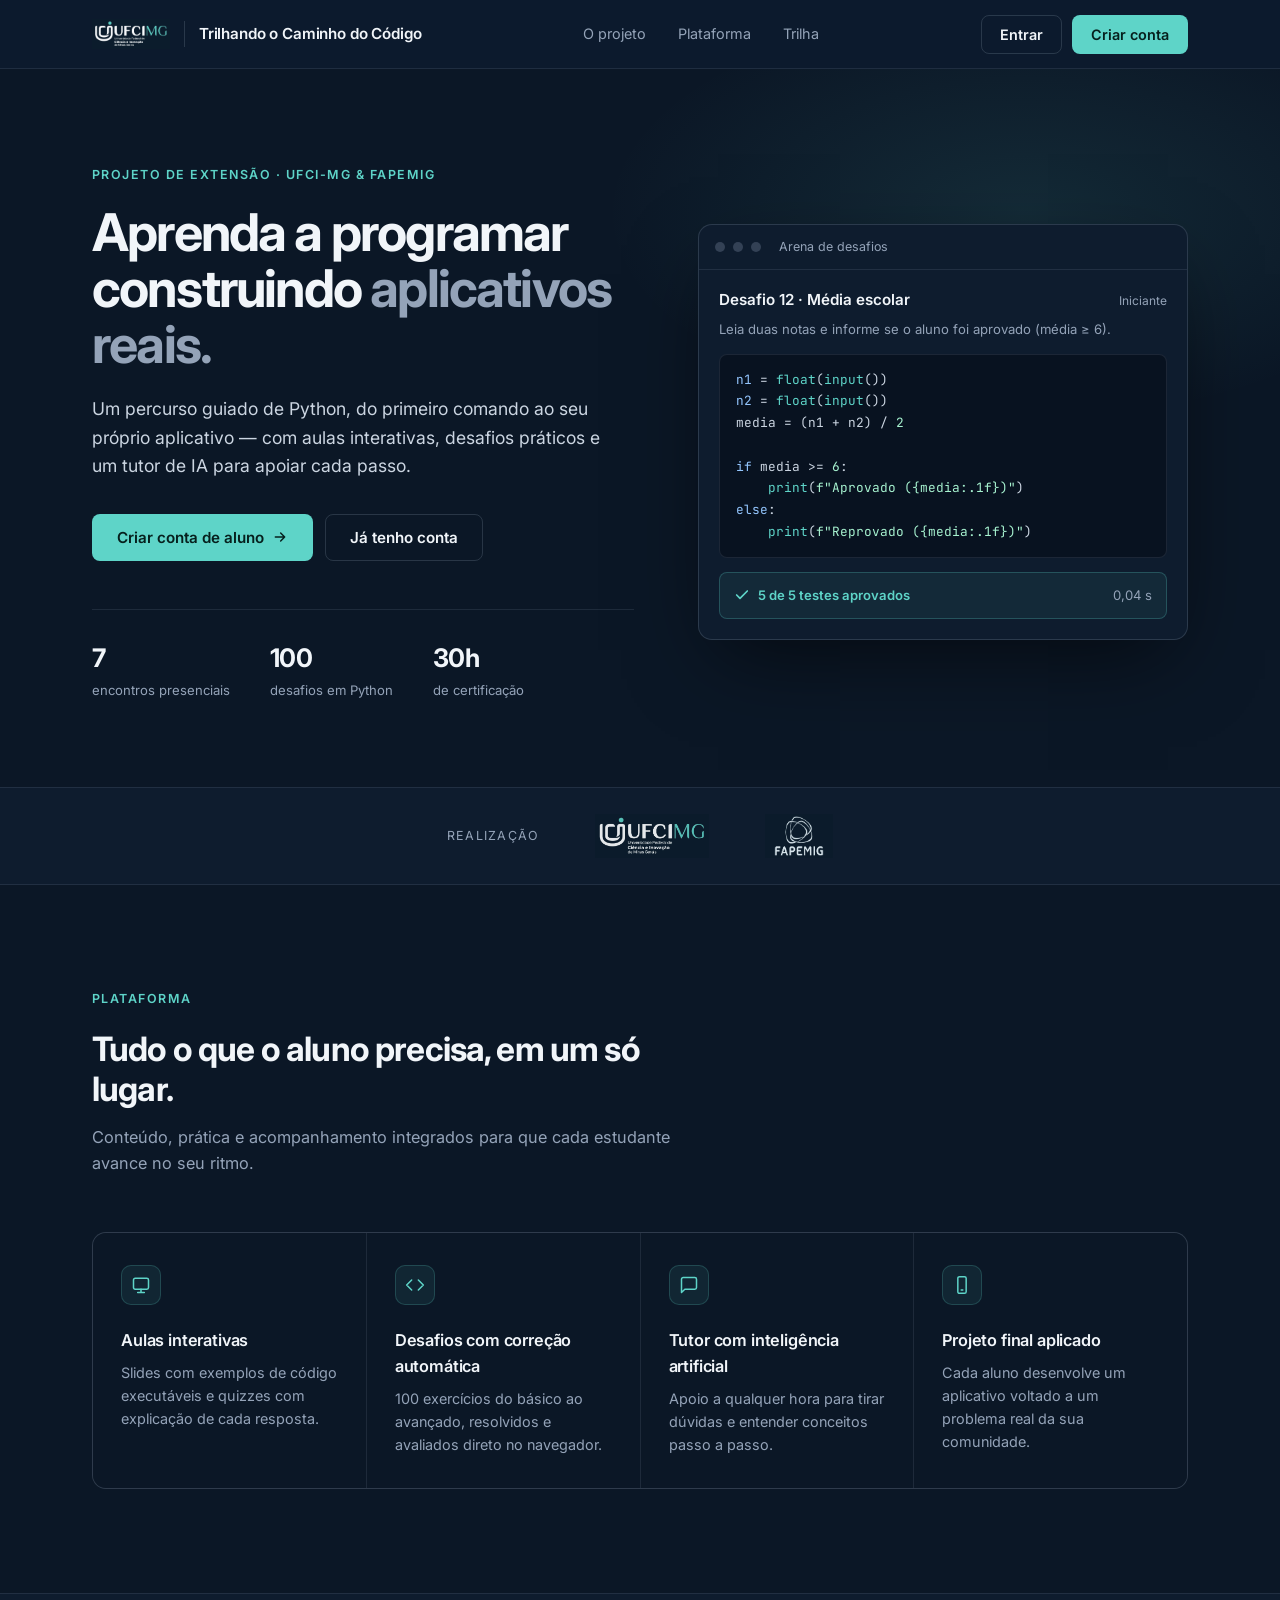
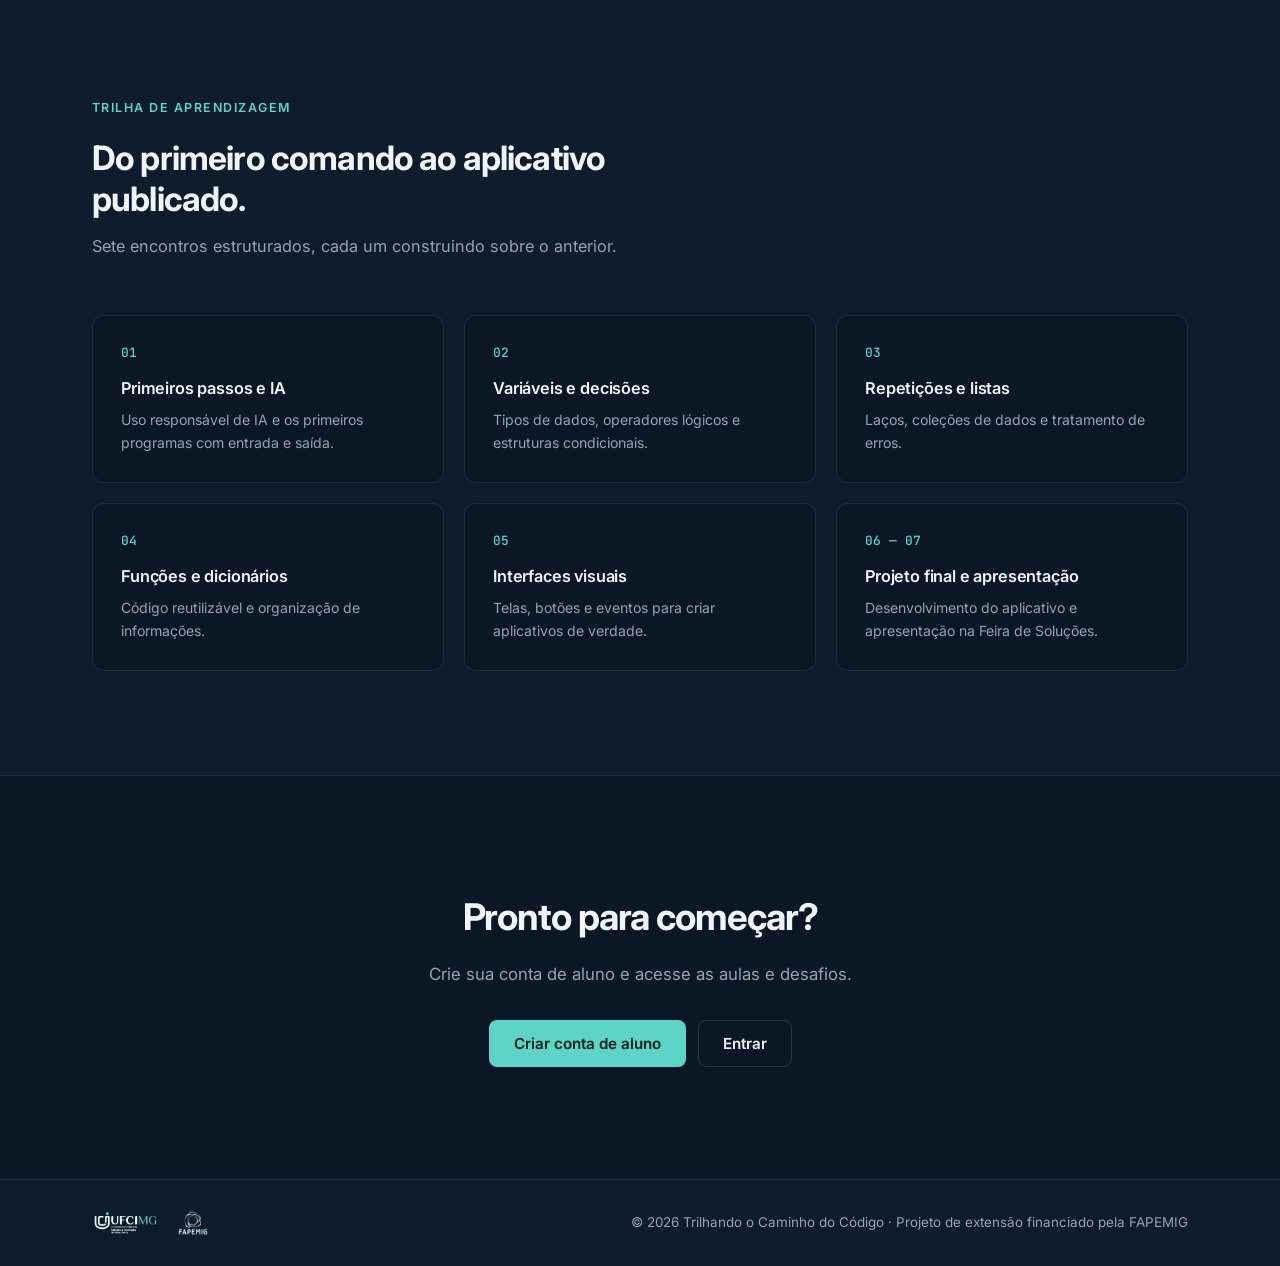
<file: index.html>
<!DOCTYPE html>
<html lang="pt-BR">
<head>
    <meta charset="UTF-8">
    <meta name="viewport" content="width=device-width, initial-scale=1.0">
    <title>Trilhando Classroom &amp; Portal de Aulas — Trilhando o Caminho do Código | UFCI-MG &amp; FAPEMIG</title>
    <link rel="preconnect" href="https://fonts.googleapis.com">
    <link rel="preconnect" href="https://fonts.gstatic.com" crossorigin>
    <link href="https://fonts.googleapis.com/css2?family=Inter:wght@400;500;600;700;800&family=JetBrains+Mono:wght@400;600;700&display=swap" rel="stylesheet">
    <link rel="stylesheet" href="arquivos-trilhando/Slides/slides-style.css">
    <style>
        *, *::before, *::after { margin: 0; padding: 0; box-sizing: border-box; }
        :root {
            --bg-primary: #071724;
            --bg-card: rgba(11, 29, 44, 0.84);
            --border-color: rgba(91, 181, 172, 0.25);
            --border-glow: rgba(94, 212, 200, 0.52);
            --text-primary: #f8fafc;
            --text-secondary: #94a3b8;
            --cefet-cyan: #5ED4C8;
            --cefet-blue: #0F5E78;
            --cefet-purple: #8b5cf6;
            --cefet-gold: #ffb800;
            --cefet-green: #10b981;
            --cefet-red: #ef4444;
        }
        html, body {
            overflow-x: clip;
            overflow-y: visible;
            height: auto !important;
        }
        body {
            font-family: 'Inter', sans-serif;
            background-color: var(--bg-primary);
            color: var(--text-primary);
            min-height: 100vh;
            user-select: text;
            padding: 16px 20px 60px;
            display: flex;
            flex-direction: column;
            align-items: center;
            background-image: 
                radial-gradient(circle at 15% 15%, rgba(15, 94, 120, 0.22), transparent 42%),
                radial-gradient(circle at 85% 85%, rgba(91, 181, 172, 0.16), transparent 42%);
        }

        /* Classroom Top Navbar — Fixed/Sticky on Scroll (Nielsen H4 & H8) */
        .classroom-navbar {
            position: sticky;
            top: 10px;
            z-index: 950;
            width: 100%;
            max-width: 1200px;
            background: rgba(8, 24, 38, 0.95);
            border: 1px solid rgba(94, 212, 200, 0.3);
            border-radius: 16px;
            padding: 10px 18px;
            display: flex;
            align-items: center;
            justify-content: space-between;
            flex-wrap: wrap;
            gap: 12px;
            backdrop-filter: blur(18px);
            -webkit-backdrop-filter: blur(18px);
            box-shadow: 0 10px 30px rgba(0, 0, 0, 0.55);
            margin-bottom: 20px;
        }
        .nav-brand {
            display: flex;
            align-items: center;
            gap: 10px;
        }
        .nav-logo {
            height: 36px;
            width: auto;
            object-fit: contain;
            flex-shrink: 0;
            border-radius: 9px;
            border: 1.5px solid rgba(94, 212, 200, 0.38);
            background: #0B1D2C;
            padding: 3px 8px;
            box-shadow: 0 2px 10px rgba(0, 0, 0, 0.35);
        }
        .nav-logo.circle {
            border-radius: 9px;
            width: auto;
            height: 36px;
            object-fit: contain;
            padding: 3px 7px;
        }
        .nav-brand-title {
            font-weight: 800;
            font-size: 0.94rem;
            color: #fff;
            display: flex;
            flex-direction: column;
            line-height: 1.2;
        }
        .nav-brand-title small {
            font-size: 0.68rem;
            color: var(--cefet-cyan);
            font-weight: 600;
            letter-spacing: 0.04em;
        }

        .classroom-tabs {
            display: flex;
            align-items: center;
            gap: 6px;
            flex-wrap: wrap;
            background: rgba(0, 0, 0, 0.25);
            padding: 4px;
            border-radius: 12px;
            border: 1px solid rgba(255, 255, 255, 0.07);
        }
        .cls-tab-btn {
            background: transparent;
            border: 1px solid transparent;
            color: var(--text-secondary);
            padding: 7px 13px;
            border-radius: 9px;
            font-size: 0.82rem;
            font-weight: 700;
            cursor: pointer;
            display: inline-flex;
            align-items: center;
            gap: 6px;
            transition: all 0.18s ease;
            font-family: inherit;
        }
        .cls-tab-btn:hover {
            color: #fff;
            background: rgba(255, 255, 255, 0.06);
        }
        .cls-tab-btn.active {
            background: linear-gradient(135deg, #2563eb 0%, #00adb5 100%);
            color: #fff;
            border-color: transparent;
            box-shadow: 0 3px 12px rgba(0, 229, 255, 0.25);
        }

        .nav-user-area {
            display: flex;
            align-items: center;
            gap: 10px;
        }
        .user-chip {
            background: rgba(16, 185, 129, 0.12);
            border: 1px solid rgba(16, 185, 129, 0.4);
            color: #ecfdf5;
            padding: 6px 14px;
            border-radius: 100px;
            font-size: 0.8rem;
            font-weight: 700;
            display: inline-flex;
            align-items: center;
            gap: 8px;
        }
        .user-chip.admin-chip {
            background: rgba(255, 184, 0, 0.14);
            border-color: rgba(255, 184, 0, 0.5);
            color: #fef3c7;
        }

        /* Hero Header */
        .header {
            text-align: center;
            max-width: 860px;
            margin-bottom: 30px;
        }
        .badge {
            display: inline-block;
            padding: 6px 18px;
            border-radius: 100px;
            background: rgba(0, 229, 255, 0.08);
            border: 1px solid rgba(0, 229, 255, 0.3);
            color: var(--cefet-cyan);
            font-size: 0.78rem;
            font-weight: 800;
            letter-spacing: 0.08em;
            text-transform: uppercase;
            margin-bottom: 12px;
        }
        h1 {
            font-size: clamp(1.9rem, 3.8vw, 2.75rem);
            font-weight: 800;
            background: linear-gradient(135deg, #ffffff 0%, #cbd5e1 100%);
            -webkit-background-clip: text;
            -webkit-text-fill-color: transparent;
            margin-bottom: 10px;
        }
        p.subtitle {
            color: var(--text-secondary);
            font-size: 1.02rem;
            line-height: 1.55;
        }

        /* Tab Sections */
        .cls-view-section {
            display: none;
            width: 100%;
            max-width: 1220px;
            animation: fadeIn 0.25s ease;
        }
        .cls-view-section.active {
            display: block;
        }

        /* Lesson Cards Grid */
        .grid {
            display: grid;
            grid-template-columns: repeat(auto-fit, minmax(330px, 1fr));
            gap: 20px;
            width: 100%;
        }
        .card {
            background: var(--bg-card);
            border: 1px solid var(--border-color);
            border-radius: 20px;
            padding: 24px;
            text-decoration: none;
            color: inherit;
            transition: all 0.3s cubic-bezier(0.4, 0, 0.2, 1);
            display: flex;
            flex-direction: column;
            justify-content: space-between;
            position: relative;
            overflow: hidden;
            backdrop-filter: blur(12px);
        }
        .card:hover {
            border-color: var(--border-glow);
            transform: translateY(-4px);
            background: rgba(30, 41, 59, 0.85);
            box-shadow: 0 15px 35px rgba(0, 0, 0, 0.5), 0 0 20px rgba(0, 229, 255, 0.15);
        }
        .card-tag {
            font-size: 0.75rem;
            font-weight: 700;
            color: var(--cefet-cyan);
            text-transform: uppercase;
            letter-spacing: 0.05em;
            margin-bottom: 8px;
            display: flex;
            align-items: center;
            justify-content: space-between;
        }
        .card-title {
            font-size: 1.22rem;
            font-weight: 700;
            margin-bottom: 8px;
            color: #fff;
        }
        .card-desc {
            font-size: 0.87rem;
            color: var(--text-secondary);
            line-height: 1.55;
            margin-bottom: 18px;
        }
        .card-actions-bar {
            display: flex;
            flex-wrap: wrap;
            gap: 8px;
            border-top: 1px solid rgba(255, 255, 255, 0.08);
            padding-top: 14px;
        }
        .card-action-link {
            flex: 1;
            min-width: 110px;
            text-align: center;
            padding: 8px 12px;
            border-radius: 10px;
            font-size: 0.78rem;
            font-weight: 700;
            text-decoration: none;
            cursor: pointer;
            transition: all 0.2s ease;
            display: inline-flex;
            align-items: center;
            justify-content: center;
            gap: 5px;
            font-family: inherit;
        }
        .card-action-link.primary-link {
            background: rgba(0, 229, 255, 0.14);
            border: 1px solid rgba(0, 229, 255, 0.4);
            color: var(--cefet-cyan);
        }
        .card-action-link.primary-link:hover {
            background: var(--cefet-cyan);
            color: #0b1329;
        }
        .card-action-link.quiz-link {
            background: rgba(139, 92, 246, 0.15);
            border: 1px solid rgba(139, 92, 246, 0.4);
            color: #c4b5fd;
        }
        .card-action-link.quiz-link:hover {
            background: #8b5cf6;
            color: #fff;
        }
        .card-action-link.hw-link {
            background: rgba(16, 185, 129, 0.14);
            border: 1px solid rgba(16, 185, 129, 0.4);
            color: #6ee7b7;
        }
        .card-action-link.hw-link:hover {
            background: #10b981;
            color: #051b11;
        }

        /* Grades & Dashboard Styles */
        .stats-grid {
            display: grid;
            grid-template-columns: repeat(auto-fit, minmax(220px, 1fr));
            gap: 16px;
            margin-bottom: 24px;
        }
        .stat-card {
            background: rgba(15, 23, 42, 0.85);
            border: 1px solid var(--border-color);
            border-radius: 18px;
            padding: 20px;
            display: flex;
            flex-direction: column;
            gap: 6px;
        }
        .stat-card .stat-label {
            font-size: 0.76rem;
            font-weight: 700;
            text-transform: uppercase;
            letter-spacing: 0.06em;
            color: var(--text-secondary);
        }
        .stat-card .stat-value {
            font-size: 2rem;
            font-weight: 800;
            color: #fff;
            font-family: 'JetBrains Mono', monospace;
        }
        .stat-card .stat-sub {
            font-size: 0.78rem;
            color: var(--cefet-cyan);
        }

        .panel-box {
            background: rgba(15, 23, 42, 0.82);
            border: 1px solid var(--border-color);
            border-radius: 20px;
            padding: 24px;
            margin-bottom: 22px;
        }
        .panel-box h3 {
            font-size: 1.2rem;
            font-weight: 800;
            color: #fff;
            margin-bottom: 6px;
        }

        .cls-table {
            width: 100%;
            border-collapse: collapse;
            margin-top: 14px;
            font-size: 0.86rem;
        }
        .cls-table th {
            text-align: left;
            padding: 12px 14px;
            background: rgba(255, 255, 255, 0.05);
            color: var(--text-secondary);
            font-size: 0.74rem;
            text-transform: uppercase;
            letter-spacing: 0.06em;
        }
        .cls-table td {
            padding: 13px 14px;
            border-top: 1px solid rgba(255, 255, 255, 0.07);
            vertical-align: middle;
        }
        .cls-table tr:hover td {
            background: rgba(255, 255, 255, 0.02);
        }

        /* Lista de Chamada Visual (Presença por Aula) */
        .chamada-day-tabs {
            display: flex;
            flex-wrap: wrap;
            gap: 6px;
            margin: 14px 0;
        }
        .chamada-day-tab {
            background: rgba(255, 255, 255, 0.05);
            border: 1px solid rgba(255, 255, 255, 0.12);
            color: var(--text-secondary);
            padding: 8px 12px;
            border-radius: 10px;
            font-size: 0.78rem;
            font-weight: 700;
            cursor: pointer;
            transition: all 0.2s ease;
            font-family: 'Plus Jakarta Sans', sans-serif;
            display: inline-flex;
            flex-direction: column;
            align-items: center;
            line-height: 1.25;
        }
        .chamada-day-tab small {
            font-size: 0.68rem;
            opacity: 0.8;
            font-weight: 600;
        }
        .chamada-day-tab:hover {
            border-color: var(--cefet-cyan);
            color: #fff;
        }
        .chamada-day-tab.active {
            background: linear-gradient(135deg, #2563eb, #00c6ff);
            border-color: var(--cefet-cyan);
            color: #fff;
            box-shadow: 0 4px 14px rgba(0, 229, 255, 0.28);
        }
        .att-toggle-btn {
            display: inline-flex;
            align-items: center;
            justify-content: center;
            gap: 6px;
            padding: 7px 14px;
            border-radius: 99px;
            font-size: 0.78rem;
            font-weight: 800;
            cursor: pointer;
            border: 1.5px solid transparent;
            transition: all 0.18s ease;
            font-family: 'Plus Jakarta Sans', sans-serif;
            min-width: 132px;
        }
        .att-toggle-btn.present {
            background: rgba(16, 185, 129, 0.2);
            border-color: #10b981;
            color: #6ee7b7;
        }
        .att-toggle-btn.absent {
            background: rgba(239, 68, 68, 0.18);
            border-color: #ef4444;
            color: #fca5a5;
        }
        .att-toggle-btn.unmarked {
            background: rgba(255, 255, 255, 0.06);
            border-color: rgba(255, 255, 255, 0.2);
            color: #cbd5e1;
        }
        .att-mini-grid {
            display: flex;
            gap: 5px;
            flex-wrap: nowrap;
        }
        .att-mini-pill {
            width: 34px;
            height: 32px;
            border-radius: 8px;
            display: inline-flex;
            flex-direction: column;
            align-items: center;
            justify-content: center;
            font-size: 0.64rem;
            font-weight: 800;
            cursor: pointer;
            border: 1px solid rgba(255, 255, 255, 0.12);
            background: rgba(255, 255, 255, 0.04);
            color: #64748b;
            transition: all 0.15s ease;
            padding: 0;
            line-height: 1.05;
        }
        .att-mini-pill:hover {
            transform: translateY(-1px);
            border-color: var(--cefet-cyan);
        }
        .att-mini-pill.present {
            background: rgba(16, 185, 129, 0.22);
            border-color: rgba(16, 185, 129, 0.65);
            color: #6ee7b7;
        }
        .att-mini-pill.absent {
            background: rgba(239, 68, 68, 0.18);
            border-color: rgba(239, 68, 68, 0.55);
            color: #fca5a5;
        }
        .adm-quick-reg-bar {
            display: grid;
            grid-template-columns: 1.6fr 0.9fr auto;
            gap: 10px;
            align-items: end;
            background: rgba(0, 229, 255, 0.06);
            border: 1px solid rgba(0, 229, 255, 0.25);
            border-radius: 14px;
            padding: 14px;
            margin-bottom: 16px;
        }
        @media (max-width: 768px) {
            .adm-quick-reg-bar {
                grid-template-columns: 1fr !important;
            }
        }

        /* Dedicated Auth Modal & Full-Screen Login Gate */
        .auth-modal-card {
            background: #0b1329;
            border: 1.5px solid var(--border-glow);
            border-radius: 22px;
            width: 100%;
            max-width: 480px;
            padding: 28px;
            box-shadow: 0 25px 80px rgba(0, 0, 0, 0.85);
            position: relative;
        }

        .login-gate-wrapper {
            min-height: calc(100vh - 64px);
            width: 100%;
            display: flex;
            flex-direction: column;
            align-items: center;
            justify-content: center;
            padding: 24px 16px;
        }

        .login-gate-card {
            background: rgba(11, 19, 41, 0.96);
            border: 1.5px solid rgba(56, 189, 248, 0.32);
            border-radius: 24px;
            width: 100%;
            max-width: 460px;
            padding: 32px 30px 26px;
            box-shadow: 0 28px 90px rgba(0, 0, 0, 0.85), 0 0 35px rgba(0, 229, 255, 0.12);
            backdrop-filter: blur(18px);
        }
        .login-gate-card .tr-auth-tabs {
            background: rgba(4, 9, 22, 0.65);
            border: 1px solid rgba(255, 255, 255, 0.08);
            border-radius: 13px;
            padding: 5px;
            display: grid;
            grid-template-columns: 1fr 1fr;
            gap: 6px;
            margin-bottom: 20px;
        }
        .login-gate-card .tr-auth-tab {
            display: inline-flex;
            align-items: center;
            justify-content: center;
            gap: 6px;
            padding: 9px 10px;
            border-radius: 9px;
            font-size: 0.81rem;
            font-weight: 700;
            letter-spacing: 0.01em;
            color: #94a3b8;
            background: transparent;
            border: 1px solid transparent;
            transition: all 0.18s ease;
        }
        .login-gate-card .tr-auth-tab:hover {
            color: #f8fafc;
            background: rgba(255, 255, 255, 0.05);
        }
        .login-gate-card .tr-auth-tab.active {
            background: linear-gradient(135deg, #2563eb 0%, #00adb5 100%);
            color: #ffffff;
            box-shadow: 0 4px 12px rgba(0, 229, 255, 0.22);
        }
        .login-gate-card .tr-field-label {
            display: block;
            font-size: 0.8rem;
            font-weight: 700;
            color: #cbd5e1;
            margin-bottom: 6px;
            letter-spacing: 0.01em;
        }
        .login-gate-card .tr-input {
            padding: 11px 14px;
            font-size: 0.92rem;
            border-radius: 11px;
            border: 1.5px solid rgba(148, 163, 184, 0.24);
            background: rgba(9, 14, 28, 0.85);
            color: #f8fafc;
            transition: border-color 0.18s ease, box-shadow 0.18s ease;
        }
        .login-gate-card .tr-input:focus {
            border-color: #38bdf8;
            box-shadow: 0 0 0 3px rgba(56, 189, 248, 0.16);
            outline: none;
        }
        .gate-alert-banner {
            display: flex;
            align-items: flex-start;
            gap: 10px;
            padding: 11px 13px;
            border-radius: 11px;
            background: rgba(239, 68, 68, 0.11);
            border: 1px solid rgba(239, 68, 68, 0.42);
            color: #fecaca;
            font-size: 0.82rem;
            line-height: 1.5;
            font-weight: 500;
        }
        .gate-status-hint {
            display: inline-flex;
            align-items: center;
            gap: 6px;
            font-size: 0.77rem;
            font-weight: 600;
            margin-top: 6px;
            line-height: 1.4;
        }
        .gate-footer-note {
            margin-top: 18px;
            padding-top: 14px;
            border-top: 1px solid rgba(255, 255, 255, 0.08);
            font-size: 0.76rem;
            color: #94a3b8;
            display: flex;
            align-items: center;
            justify-content: center;
            gap: 7px;
            text-align: center;
        }

        .delete-student-btn {
            background: rgba(239, 68, 68, 0.12);
            border: 1px solid rgba(239, 68, 68, 0.4);
            color: #fca5a5;
            padding: 6px 11px;
            border-radius: 8px;
            font-size: 0.74rem;
            font-weight: 700;
            cursor: pointer;
            transition: all 0.2s ease;
            font-family: inherit;
            display: inline-flex;
            align-items: center;
            gap: 5px;
            white-space: nowrap;
        }
        .delete-student-btn:hover {
            background: #ef4444;
            border-color: #ef4444;
            color: #fff;
            box-shadow: 0 0 14px rgba(239, 68, 68, 0.5);
        }

        .adm-cloud-grid {
            display: grid;
            grid-template-columns: 1fr 1fr auto;
            gap: 10px;
            align-items: end;
            margin-bottom: 14px;
        }

        /* ===================================================================
           ESTILOS DA LANDING PAGE (PÁGINA INICIAL DO PROJETO)
        =================================================================== */
        #landingPageScreen {
            --lp-bg: #0B1726;
            --lp-surface: #0E1C2E;
            --lp-line: rgba(148, 163, 184, 0.14);
            --lp-line-2: rgba(148, 163, 184, 0.22);
            --lp-text: #F1F5F9;
            --lp-muted: #94A3B8;
            --lp-soft: #CBD5E1;
            --lp-accent: #5ED4C8;
            --lp-accent-ink: #06201D;
            width: calc(100% + 40px);
            margin: -16px -20px -60px;
            display: flex;
            flex-direction: column;
            background: var(--lp-bg);
            color: var(--lp-text);
            line-height: 1.6;
            -webkit-font-smoothing: antialiased;
            animation: fadeIn 0.3s ease;
        }
        #landingPageScreen a { color: inherit; text-decoration: none; }
        .lp-wrap { width: 100%; max-width: 1160px; margin: 0 auto; padding: 0 32px; }

        /* Navbar */
        .lp-nav {
            position: sticky;
            top: 0;
            z-index: 950;
            background: rgba(14, 28, 46, 0.92);
            backdrop-filter: blur(10px);
            -webkit-backdrop-filter: blur(10px);
            border-bottom: 1px solid var(--lp-line);
        }
        .lp-nav .lp-wrap { display: flex; align-items: center; justify-content: space-between; gap: 16px; height: 68px; }
        .lp-brand { display: flex; align-items: center; gap: 14px; }
        .lp-brand img { height: 30px; display: block; }
        .lp-brand-sep { width: 1px; height: 26px; background: var(--lp-line-2); }
        .lp-brand-name { font-weight: 600; font-size: 0.95rem; letter-spacing: -0.01em; }
        .lp-links { display: flex; gap: 32px; font-size: 0.9rem; color: var(--lp-muted); }
        #landingPageScreen .lp-links a:hover { color: var(--lp-text); }
        .lp-actions { display: flex; gap: 10px; }

        /* Botões */
        .lp-btn {
            display: inline-flex;
            align-items: center;
            justify-content: center;
            gap: 8px;
            font-family: inherit;
            font-size: 0.9rem;
            font-weight: 600;
            padding: 10px 18px;
            border-radius: 8px;
            border: 1px solid transparent;
            cursor: pointer;
            transition: background 0.15s ease, filter 0.15s ease, border-color 0.15s ease;
            white-space: nowrap;
        }
        .lp-btn-primary { background: var(--lp-accent); color: var(--lp-accent-ink); }
        .lp-btn-primary:hover { filter: brightness(1.08); }
        .lp-btn-ghost { background: transparent; color: var(--lp-text); border-color: var(--lp-line-2); }
        .lp-btn-ghost:hover { background: rgba(255, 255, 255, 0.04); border-color: rgba(148, 163, 184, 0.4); }
        .lp-btn-lg { padding: 13px 24px; font-size: 0.95rem; }

        /* Hero */
        .lp-hero { padding: 96px 0 88px; position: relative; overflow: hidden; }
        .lp-hero::before {
            content: "";
            position: absolute;
            inset: 0;
            background: radial-gradient(600px 300px at 80% 20%, rgba(94, 212, 200, 0.10), transparent 70%);
            pointer-events: none;
        }
        .lp-hero .lp-wrap { display: grid; grid-template-columns: 1.05fr 0.95fr; gap: 64px; align-items: center; position: relative; }
        .lp-eyebrow { font-size: 0.78rem; font-weight: 600; letter-spacing: 0.12em; text-transform: uppercase; color: var(--lp-accent); margin-bottom: 20px; }
        #landingPageScreen h1.lp-title {
            font-size: 3.25rem;
            line-height: 1.08;
            font-weight: 700;
            letter-spacing: -0.035em;
            margin-bottom: 22px;
            color: var(--lp-text);
            background: none;
            -webkit-text-fill-color: currentColor;
        }
        .lp-title-dim { color: var(--lp-muted); }
        .lp-lead { font-size: 1.1rem; color: var(--lp-soft); max-width: 520px; margin-bottom: 34px; }
        .lp-cta-row { display: flex; gap: 12px; flex-wrap: wrap; margin-bottom: 48px; }
        .lp-stats { display: flex; gap: 40px; padding-top: 28px; border-top: 1px solid var(--lp-line); }
        .lp-stat b { display: block; font-size: 1.6rem; font-weight: 700; letter-spacing: -0.02em; }
        .lp-stat span { display: block; font-size: 0.82rem; line-height: 1.4; margin-top: 2px; color: var(--lp-muted); }

        /* Prévia da plataforma */
        .lp-preview {
            background: var(--lp-surface);
            border: 1px solid var(--lp-line-2);
            border-radius: 14px;
            box-shadow: 0 30px 80px -20px rgba(0, 0, 0, 0.6);
            overflow: hidden;
        }
        .lp-pv-top { display: flex; align-items: center; gap: 8px; padding: 12px 16px; border-bottom: 1px solid var(--lp-line); }
        .lp-pv-top i { width: 10px; height: 10px; border-radius: 50%; background: #334155; display: block; }
        .lp-pv-top span { margin-left: 10px; font-size: 0.78rem; color: var(--lp-muted); }
        .lp-pv-head { padding: 18px 20px 6px; display: flex; justify-content: space-between; align-items: baseline; gap: 10px; }
        .lp-pv-head h4 { font-size: 0.95rem; font-weight: 600; }
        .lp-pv-head small { font-size: 0.75rem; color: var(--lp-muted); }
        .lp-pv-desc { padding: 0 20px 14px; font-size: 0.82rem; color: var(--lp-muted); }
        .lp-pv-code {
            margin: 0 20px;
            background: #081220;
            border: 1px solid var(--lp-line);
            border-radius: 8px;
            padding: 14px 16px;
            font: 400 0.8rem/1.7 'JetBrains Mono', monospace;
            font-variant-ligatures: none;
            color: #CBD5E1;
            overflow-x: auto;
        }
        .lp-pv-code .k { color: #93C5FD; }
        .lp-pv-code .s { color: #A7F3D0; }
        .lp-pv-code .f { color: var(--lp-accent); }
        .lp-pv-result {
            margin: 14px 20px 20px;
            display: flex;
            align-items: center;
            justify-content: space-between;
            padding: 12px 14px;
            border-radius: 8px;
            background: rgba(94, 212, 200, 0.07);
            border: 1px solid rgba(94, 212, 200, 0.25);
            font-size: 0.82rem;
        }
        .lp-pv-ok { display: flex; align-items: center; gap: 8px; color: var(--lp-accent); font-weight: 600; }
        .lp-pv-meta { color: var(--lp-muted); }

        /* Faixa institucional */
        .lp-inst { border-top: 1px solid var(--lp-line); border-bottom: 1px solid var(--lp-line); background: var(--lp-surface); }
        .lp-inst .lp-wrap { display: flex; align-items: center; justify-content: center; gap: 56px; padding-top: 26px; padding-bottom: 26px; }
        .lp-inst p { font-size: 0.78rem; color: var(--lp-muted); letter-spacing: 0.1em; text-transform: uppercase; }
        .lp-inst img { height: 44px; display: block; opacity: 0.92; }

        /* Seções */
        .lp-block { padding: 104px 0; }
        .lp-alt { background: var(--lp-surface); border-top: 1px solid var(--lp-line); border-bottom: 1px solid var(--lp-line); }
        .lp-sec-head { max-width: 620px; margin-bottom: 56px; }
        .lp-sec-head h2 { font-size: 2.1rem; line-height: 1.2; font-weight: 700; letter-spacing: -0.025em; margin-bottom: 14px; color: var(--lp-text); }
        .lp-sec-head p { color: var(--lp-muted); font-size: 1.02rem; }

        .lp-features {
            display: grid;
            grid-template-columns: repeat(4, 1fr);
            gap: 1px;
            background: var(--lp-line);
            border: 1px solid var(--lp-line);
            border-radius: 14px;
            overflow: hidden;
        }
        .lp-feat { background: var(--lp-bg); padding: 32px 28px; }
        .lp-ico {
            width: 40px;
            height: 40px;
            border-radius: 10px;
            display: grid;
            place-items: center;
            background: rgba(94, 212, 200, 0.08);
            border: 1px solid rgba(94, 212, 200, 0.2);
            color: var(--lp-accent);
            margin-bottom: 22px;
        }
        .lp-feat h3, .lp-step h3 { font-size: 1.02rem; font-weight: 600; margin-bottom: 8px; letter-spacing: -0.01em; color: var(--lp-text); }
        .lp-feat p { font-size: 0.9rem; color: var(--lp-muted); }

        .lp-steps { display: grid; grid-template-columns: repeat(3, 1fr); gap: 20px; }
        .lp-step { padding: 28px; border: 1px solid var(--lp-line); border-radius: 12px; background: var(--lp-bg); }
        .lp-step-n { font: 500 0.8rem 'JetBrains Mono', monospace; color: var(--lp-accent); margin-bottom: 14px; display: block; }
        .lp-step p { font-size: 0.88rem; color: var(--lp-muted); }

        /* CTA final */
        .lp-cta { text-align: center; padding: 112px 0; }
        .lp-cta h2 { font-size: 2.3rem; font-weight: 700; letter-spacing: -0.03em; margin-bottom: 14px; color: var(--lp-text); }
        .lp-cta p { color: var(--lp-muted); margin-bottom: 32px; font-size: 1.05rem; }
        .lp-cta .lp-cta-row { justify-content: center; margin: 0; }

        /* Rodapé */
        .lp-footer { border-top: 1px solid var(--lp-line); background: var(--lp-surface); }
        .lp-footer .lp-wrap { display: flex; justify-content: space-between; align-items: center; gap: 16px; padding-top: 30px; padding-bottom: 30px; font-size: 0.84rem; color: var(--lp-muted); }
        .lp-footer .lp-brand img { height: 26px; }

        @media (max-width: 980px) {
            .lp-hero .lp-wrap { grid-template-columns: 1fr; gap: 48px; }
            .lp-features { grid-template-columns: repeat(2, 1fr); }
            .lp-steps { grid-template-columns: repeat(2, 1fr); }
            .lp-links { display: none; }
        }
        @media (max-width: 768px) {
            #landingPageScreen { width: calc(100% + 20px); margin: -12px -10px -48px; }
            .lp-wrap { padding: 0 20px; }
            .lp-brand-name, .lp-brand-sep { display: none; }
            .lp-btn { padding: 9px 14px; font-size: 0.85rem; }
            .lp-btn-lg { padding: 12px 20px; font-size: 0.92rem; }
            .lp-hero { padding: 56px 0 64px; }
            #landingPageScreen h1.lp-title { font-size: 2.2rem !important; line-height: 1.12 !important; }
            .lp-lead { font-size: 1rem; }
            .lp-stats { gap: 24px; }
            .lp-stat b { font-size: 1.35rem; }
            .lp-inst .lp-wrap { gap: 28px; flex-wrap: wrap; }
            .lp-inst img { height: 36px; }
            .lp-block { padding: 72px 0; }
            .lp-sec-head { margin-bottom: 36px; }
            .lp-sec-head h2 { font-size: 1.6rem; }
            .lp-features, .lp-steps { grid-template-columns: 1fr; }
            .lp-cta { padding: 80px 0; }
            .lp-cta h2 { font-size: 1.8rem; }
            .lp-footer .lp-wrap { flex-direction: column; text-align: center; }
        }

        /* ─────────────────────────────────────────────────────────────
           RESPONSIVIDADE MOBILE PARA O PORTAL CLASSROOM (CELULARES)
        ───────────────────────────────────────────────────────────── */
        @media (max-width: 768px) {
            body {
                position: relative !important;
                width: 100% !important;
                height: auto !important;
                min-height: 100vh !important;
                overflow-x: hidden !important;
                overflow-y: auto !important;
                padding: 12px 10px 48px !important;
            }

            .classroom-navbar {
                position: sticky !important;
                top: 6px !important;
                z-index: 950 !important;
                padding: 12px 14px !important;
                border-radius: 16px !important;
                gap: 10px !important;
                margin-bottom: 20px !important;
                background: rgba(11, 19, 41, 0.97) !important;
                backdrop-filter: blur(18px) !important;
            }

            .nav-brand {
                width: 100%;
                justify-content: flex-start;
                gap: 10px;
            }

            .nav-logo {
                height: 32px !important;
                width: auto !important;
            }
            .nav-logo.circle {
                width: auto !important;
                height: 32px !important;
            }

            .nav-brand-title {
                font-size: 0.9rem !important;
            }
            .nav-brand-title small {
                font-size: 0.65rem !important;
            }

            .nav-user-area {
                width: 100%;
                justify-content: space-between;
                flex-wrap: wrap;
                gap: 8px;
            }

            .nav-user-area .tr-btn-primary {
                width: 100%;
                text-align: center;
                justify-content: center;
            }

            .user-chip {
                font-size: 0.74rem !important;
                padding: 5px 11px !important;
                max-width: 72%;
                overflow: hidden;
                text-overflow: ellipsis;
                white-space: nowrap;
            }

            .classroom-tabs {
                width: 100%;
                display: grid !important;
                grid-template-columns: 1fr 1fr !important;
                gap: 6px !important;
            }

            .cls-tab-btn {
                width: 100%;
                justify-content: center;
                padding: 9px 8px !important;
                font-size: 0.75rem !important;
                text-align: center;
            }

            .header {
                margin-bottom: 20px !important;
                padding: 0 4px !important;
            }

            .badge {
                font-size: 0.66rem !important;
                padding: 5px 12px !important;
            }

            h1 {
                font-size: 1.55rem !important;
                line-height: 1.22 !important;
            }

            p.subtitle {
                font-size: 0.86rem !important;
                line-height: 1.45 !important;
            }

            .grid {
                grid-template-columns: 1fr !important;
                gap: 14px !important;
            }

            .card {
                padding: 18px 16px !important;
                border-radius: 16px !important;
            }

            .card-title {
                font-size: 1.08rem !important;
                line-height: 1.3 !important;
            }

            .card-desc {
                font-size: 0.82rem !important;
                margin-bottom: 14px !important;
            }

            .card-actions-bar {
                flex-direction: column !important;
                gap: 8px !important;
            }

            .card-action-link {
                width: 100% !important;
                padding: 10px 12px !important;
                font-size: 0.82rem !important;
            }

            .stats-grid {
                grid-template-columns: 1fr 1fr !important;
                gap: 10px !important;
            }

            .stat-card {
                padding: 14px 12px !important;
                border-radius: 14px !important;
            }

            .stat-card .stat-value {
                font-size: 1.4rem !important;
            }

            .panel-box {
                padding: 16px 14px !important;
                border-radius: 16px !important;
            }

            .panel-box h3 {
                font-size: 1.04rem !important;
            }

            .adm-cloud-grid {
                grid-template-columns: 1fr !important;
            }

            .auth-modal-card {
                padding: 20px 16px !important;
                border-radius: 16px !important;
            }

            .tr-auth-tabs {
                width: 100%;
                display: grid !important;
                grid-template-columns: 1fr 1fr !important;
            }

            .tr-auth-tab {
                text-align: center;
                justify-content: center;
                font-size: 0.73rem !important;
                padding: 7px 6px !important;
            }
        }

        /* Controle de Liberação de Aulas (Painel ADM) */
        .lessons-control-grid {
            display: grid;
            grid-template-columns: repeat(auto-fit, minmax(290px, 1fr));
            gap: 14px;
            margin-top: 14px;
        }
        .lesson-control-card {
            background: rgba(15, 23, 42, 0.7);
            border: 1px solid rgba(255, 255, 255, 0.1);
            border-radius: 14px;
            padding: 16px;
            display: flex;
            flex-direction: column;
            justify-content: space-between;
            gap: 12px;
            transition: all 0.2s ease;
        }
        .lesson-control-card.is-unlocked {
            border-color: rgba(16, 185, 129, 0.45);
            background: rgba(16, 185, 129, 0.05);
            box-shadow: 0 0 16px rgba(16, 185, 129, 0.08);
        }
        .lesson-control-card.is-locked {
            border-color: rgba(239, 68, 68, 0.3);
            background: rgba(0, 0, 0, 0.3);
            opacity: 0.9;
        }

        /* ===================================================================
           ESTILOS DO CHAT GEMINI IA INTEGRADO (RÉPLICA FIEL DO STREAMLIT)
           Visível tanto no Modo Claro quanto no Modo Escuro do PC!
        =================================================================== */
        .st-chat-replica-shell {
            background-color: #0B0E14 !important;
            color: #F3F4F6 !important;
            border: 1.5px solid rgba(56, 189, 248, 0.28);
            border-radius: 22px;
            max-width: 960px;
            width: 100%;
            margin: 0 auto;
            padding: 26px 26px 22px;
            box-shadow: 0 20px 60px rgba(0, 0, 0, 0.65);
            color-scheme: dark !important;
        }
        .st-header-wrapper {
            display: flex;
            align-items: center;
            justify-content: space-between;
            padding: 6px 0 18px 0;
            background-color: #0B0E14;
            gap: 12px;
        }
        .st-cefet-card-box {
            background: #0B1D2C;
            border: 1.5px solid #5ED4C8;
            box-shadow: 0 0 16px rgba(94, 212, 200, 0.35);
            border-radius: 14px;
            padding: 6px 14px;
            display: flex;
            align-items: center;
            justify-content: center;
            width: 145px;
            min-width: 115px;
            height: 75px;
            flex-shrink: 0;
        }
        .st-cefet-card-box img {
            max-height: 55px;
            max-width: 125px;
            object-fit: contain;
        }
        .st-title-center-box {
            display: flex;
            flex-direction: column;
            align-items: center;
            justify-content: center;
            text-align: center;
            flex-grow: 1;
            padding: 0 10px;
            min-width: 0;
        }
        .st-header-title-text {
            color: #38BDF8 !important;
            font-family: 'Segoe UI', system-ui, sans-serif;
            font-size: clamp(1.05rem, 2.2vw, 1.55rem) !important;
            font-weight: 800 !important;
            letter-spacing: 1.5px;
            margin: 0 auto !important;
            text-align: center !important;
            text-transform: uppercase;
            text-shadow: 0 0 18px rgba(56, 189, 248, 0.35);
            line-height: 1.2;
            background: none !important;
            -webkit-text-fill-color: #38BDF8 !important;
        }
        .st-header-subtitle-text {
            color: #94A3B8 !important;
            font-family: 'Segoe UI', system-ui, sans-serif;
            font-size: clamp(0.75rem, 1.4vw, 1.02rem) !important;
            margin: 4px auto 0 auto !important;
            text-align: center !important;
            font-weight: 400;
        }
        .st-fapemig-card-box {
            background: #0B1D2C;
            border: 1.5px solid #5ED4C8;
            box-shadow: 0 0 16px rgba(94, 212, 200, 0.35);
            border-radius: 14px;
            padding: 6px 14px;
            display: flex;
            align-items: center;
            justify-content: center;
            width: 125px;
            min-width: 105px;
            height: 75px;
            flex-shrink: 0;
        }
        .st-fapemig-card-box img {
            max-height: 55px;
            max-width: 105px;
            width: auto;
            height: auto;
            border-radius: 6px;
            object-fit: contain;
            box-shadow: none;
            border: none;
        }
        .st-neon-divider {
            height: 2px;
            background: linear-gradient(90deg, #1E3A8A 0%, #EC4899 50%, #38BDF8 100%);
            box-shadow: 0 0 10px rgba(236, 72, 153, 0.5);
            margin-bottom: 22px;
        }
        .st-student-input-label {
            display: block;
            color: #94A3B8 !important;
            font-size: 0.96rem !important;
            font-weight: 600 !important;
            margin-bottom: 6px !important;
        }
        .st-student-input-field {
            width: 100%;
            background-color: #1E2638 !important;
            color: #FFFFFF !important;
            -webkit-text-fill-color: #FFFFFF !important;
            border: 1px solid #334155 !important;
            border-radius: 8px !important;
            padding: 10px 14px !important;
            font-size: 0.98rem !important;
            font-family: inherit;
        }
        .st-student-input-field:focus {
            border-color: #38BDF8 !important;
            box-shadow: 0 0 10px rgba(56, 189, 248, 0.3) !important;
            outline: none !important;
        }
        .st-success-alert-box {
            background-color: rgba(16, 185, 129, 0.08);
            border: 1.5px solid #10B981;
            border-radius: 10px;
            padding: 12px 18px;
            color: #34D399;
            font-size: 1rem;
            font-weight: 500;
            margin-top: 10px;
            margin-bottom: 20px;
            box-shadow: 0 0 12px rgba(16, 185, 129, 0.15);
        }
        .st-chat-messages-area {
            display: flex;
            flex-direction: column;
            gap: 12px;
            max-height: 460px;
            min-height: 220px;
            overflow-y: auto;
            padding: 6px 4px 14px;
        }
        .st-chat-msg-user {
            display: flex;
            align-items: flex-start;
            gap: 12px;
            padding: 10px 14px;
            border-radius: 12px;
            background: rgba(30, 41, 59, 0.45);
            border: 1px solid rgba(255, 255, 255, 0.08);
            color: #F3F4F6 !important;
            font-size: 0.95rem;
            line-height: 1.55;
        }
        .st-chat-msg-assistant {
            background-color: #111827 !important;
            border: 1.5px solid #312E81 !important;
            border-radius: 12px !important;
            padding: 14px 18px !important;
            color: #F3F4F6 !important;
            font-size: 0.95rem;
            line-height: 1.6;
        }
        .st-replica-codeblock {
            background-color: #0D1117 !important;
            border: 1px solid #30363D !important;
            border-radius: 8px !important;
            margin: 10px 0;
            overflow: hidden;
        }
        .st-replica-code-header {
            display: flex;
            justify-content: space-between;
            align-items: center;
            padding: 6px 12px;
            background: rgba(255, 255, 255, 0.04);
            border-bottom: 1px solid #30363D;
            font-size: 0.76rem;
            color: #94a3b8;
            font-family: 'JetBrains Mono', monospace;
        }
        .st-copy-code-btn {
            background: rgba(56, 189, 248, 0.14);
            border: 1px solid rgba(56, 189, 248, 0.35);
            color: #38bdf8;
            border-radius: 6px;
            padding: 3px 9px;
            font-size: 0.72rem;
            font-weight: 700;
            cursor: pointer;
        }
        .st-replica-codeblock pre {
            padding: 12px 14px;
            overflow-x: auto;
            font-family: 'JetBrains Mono', monospace;
            font-size: 0.85rem;
            color: #e2e8f0;
            line-height: 1.5;
        }
        /* Input de Chat Arredondado - Letra 100% visível em Tema Claro e Tema Escuro */
        .st-chat-input-pill {
            display: flex;
            align-items: center;
            gap: 10px;
            background-color: #161B26 !important;
            border: 1.5px solid #2D3748 !important;
            border-radius: 28px !important;
            padding: 6px 10px 6px 18px !important;
            margin-top: 14px;
            transition: border-color 0.2s ease;
        }
        .st-chat-input-pill:focus-within {
            border-color: #38BDF8 !important;
            box-shadow: 0 0 12px rgba(56, 189, 248, 0.25) !important;
        }
        .st-chat-input-pill textarea {
            flex: 1;
            background-color: #161B26 !important;
            color: #F8FAFC !important;
            -webkit-text-fill-color: #F8FAFC !important;
            caret-color: #38BDF8 !important;
            border: none !important;
            outline: none !important;
            resize: none !important;
            font-size: 0.98rem !important;
            font-family: inherit;
            line-height: 1.4;
            max-height: 110px;
            padding: 6px 0;
        }
        .st-chat-input-pill textarea::placeholder {
            color: #94A3B8 !important;
            -webkit-text-fill-color: #94A3B8 !important;
            opacity: 1 !important;
        }
        .st-chat-send-btn {
            width: 40px;
            height: 40px;
            border-radius: 50% !important;
            background-color: #2563EB !important;
            color: #FFFFFF !important;
            border: none !important;
            display: inline-flex;
            align-items: center;
            justify-content: center;
            cursor: pointer;
            flex-shrink: 0;
            font-size: 1.05rem;
            transition: all 0.2s ease;
        }
        .st-chat-send-btn:hover {
            background-color: #1D4ED8 !important;
            box-shadow: 0 0 12px rgba(37, 99, 235, 0.6) !important;
        }

        /* ===================================================================
           ESTILOS DA ARENA DE DESAFIOS PYTHON (ESTILO BEECROWD)
        =================================================================== */
        .bee-rank-banner {
            background: linear-gradient(135deg, rgba(15, 23, 42, 0.94) 0%, rgba(30, 27, 75, 0.88) 100%);
            border: 1.5px solid rgba(0, 229, 255, 0.38);
            border-radius: 20px;
            padding: 20px 24px;
            margin-bottom: 20px;
            display: flex;
            align-items: center;
            justify-content: space-between;
            flex-wrap: wrap;
            gap: 18px;
            box-shadow: 0 12px 35px rgba(0, 0, 0, 0.45);
        }
        .bee-xp-track {
            width: 100%;
            height: 11px;
            background: rgba(255, 255, 255, 0.08);
            border-radius: 99px;
            overflow: hidden;
            margin-top: 6px;
            border: 1px solid rgba(255, 255, 255, 0.12);
        }
        .bee-xp-fill {
            height: 100%;
            background: linear-gradient(90deg, #2563eb, #00e5ff, #10b981);
            border-radius: 99px;
            transition: width 0.35s ease;
        }
        .bee-cat-bar {
            display: flex;
            flex-wrap: wrap;
            gap: 8px;
            margin-bottom: 16px;
        }
        .bee-cat-pill {
            background: rgba(255, 255, 255, 0.05);
            border: 1px solid rgba(255, 255, 255, 0.12);
            color: #cbd5e1;
            padding: 8px 14px;
            border-radius: 11px;
            font-size: 0.8rem;
            font-weight: 700;
            cursor: pointer;
            transition: all 0.2s ease;
            font-family: inherit;
        }
        .bee-cat-pill:hover {
            border-color: var(--cefet-cyan);
            color: #fff;
        }
        .bee-cat-pill.active {
            background: linear-gradient(135deg, #2563eb, #00adb5);
            color: #fff;
            border-color: transparent;
            box-shadow: 0 4px 14px rgba(0, 229, 255, 0.28);
        }
        .bee-split-ide {
            display: grid;
            grid-template-columns: 1.05fr 1fr;
            gap: 20px;
            align-items: start;
        }
        @media (max-width: 960px) {
            .bee-split-ide {
                grid-template-columns: 1fr !important;
            }
            .st-header-wrapper {
                flex-direction: column;
            }
        }
        .bee-statement-box {
            background: rgba(15, 23, 42, 0.78);
            border: 1px solid rgba(56, 189, 248, 0.26);
            border-radius: 14px;
            padding: 16px 18px;
            margin-bottom: 14px;
            font-size: 0.93rem;
            line-height: 1.68;
            color: #f1f5f9;
        }
        .bee-statement-box p {
            margin: 0 0 10px 0;
        }
        .bee-statement-box p:last-child {
            margin-bottom: 0;
        }
        .bee-stmt-bullet {
            background: rgba(255, 255, 255, 0.04);
            border-left: 3px solid #38bdf8;
            padding: 8px 12px;
            border-radius: 0 9px 9px 0;
            margin: 6px 0;
            font-size: 0.9rem;
            line-height: 1.55;
            color: #e2e8f0;
        }
        .bee-stmt-bullet.sub-bullet {
            margin-left: 16px;
            border-left-color: #a78bfa;
            background: rgba(167, 139, 250, 0.06);
            padding: 6px 11px;
            font-size: 0.87rem;
        }
        .bee-inline-code {
            background: rgba(56, 189, 248, 0.14);
            border: 1px solid rgba(56, 189, 248, 0.32);
            color: #7dd3fc;
            padding: 1px 7px;
            border-radius: 6px;
            font-family: 'JetBrains Mono', monospace;
            font-size: 0.86em;
            font-weight: 600;
        }
        .bee-io-spec-stack {
            display: flex;
            flex-direction: column;
            gap: 10px;
            margin-bottom: 16px;
        }
        .bee-io-spec-card {
            background: rgba(9, 13, 22, 0.72);
            border: 1px solid rgba(255, 255, 255, 0.1);
            border-left: 4px solid var(--cefet-cyan);
            border-radius: 12px;
            padding: 12px 15px;
        }
        .bee-io-spec-card.output-spec {
            border-left-color: #10b981;
        }
        .bee-io-spec-title {
            font-size: 0.76rem;
            font-weight: 800;
            text-transform: uppercase;
            letter-spacing: 0.04em;
            margin-bottom: 6px;
            display: flex;
            align-items: center;
            justify-content: space-between;
            flex-wrap: wrap;
            gap: 6px;
        }
        .bee-examples-section {
            background: rgba(15, 23, 42, 0.65);
            border: 1px solid rgba(255, 255, 255, 0.12);
            border-radius: 16px;
            padding: 15px 16px;
        }
        .bee-example-card {
            background: rgba(9, 13, 22, 0.88);
            border: 1px solid rgba(148, 163, 184, 0.22);
            border-radius: 13px;
            padding: 12px 14px;
            margin-top: 10px;
            transition: border-color 0.2s ease;
        }
        .bee-example-card:hover {
            border-color: rgba(56, 189, 248, 0.45);
        }
        .bee-example-card-header {
            display: flex;
            align-items: center;
            justify-content: space-between;
            flex-wrap: wrap;
            gap: 8px;
            margin-bottom: 10px;
            padding-bottom: 7px;
            border-bottom: 1px solid rgba(255, 255, 255, 0.07);
        }
        .bee-example-flow {
            display: grid;
            grid-template-columns: 1fr auto 1fr;
            gap: 10px;
            align-items: stretch;
        }
        .bee-example-box {
            border-radius: 10px;
            padding: 10px 12px;
            display: flex;
            flex-direction: column;
            justify-content: space-between;
        }
        .bee-example-box.in-box {
            background: rgba(30, 41, 59, 0.55);
            border: 1px solid rgba(56, 189, 248, 0.3);
        }
        .bee-example-box.out-box {
            background: rgba(6, 78, 59, 0.22);
            border: 1px solid rgba(16, 185, 129, 0.4);
        }
        .bee-example-arrow {
            display: flex;
            align-items: center;
            justify-content: center;
            color: #38bdf8;
            font-size: 1.15rem;
            font-weight: 800;
            padding: 0 2px;
        }
        .bee-line-row {
            display: flex;
            align-items: baseline;
            gap: 8px;
            padding: 3px 0;
            border-bottom: 1px dashed rgba(255, 255, 255, 0.06);
            font-family: 'JetBrains Mono', monospace;
            font-size: 0.85rem;
        }
        .bee-line-row:last-child {
            border-bottom: none;
        }
        .bee-line-tag {
            font-family: 'Inter', sans-serif;
            font-size: 0.69rem;
            font-weight: 700;
            color: #94a3b8;
            background: rgba(255, 255, 255, 0.06);
            padding: 1px 6px;
            border-radius: 5px;
            white-space: nowrap;
            flex-shrink: 0;
        }
        @media (max-width: 640px) {
            .bee-example-flow {
                grid-template-columns: 1fr;
            }
            .bee-example-arrow {
                transform: rotate(90deg);
                padding: 2px 0;
            }
        }
        .bee-code-textarea {
            width: 100%;
            min-height: 250px;
            background-color: #090d16 !important;
            color: #f8fafc !important;
            -webkit-text-fill-color: #f8fafc !important;
            border: 1.5px solid rgba(56, 189, 248, 0.35);
            border-radius: 12px;
            padding: 14px 16px;
            font-family: 'JetBrains Mono', monospace;
            font-size: 0.9rem;
            line-height: 1.55;
            resize: vertical;
            outline: none;
            tab-size: 4;
        }
        .bee-code-textarea:focus {
            border-color: var(--cefet-cyan);
            box-shadow: 0 0 15px rgba(0, 229, 255, 0.2);
        }
        .adm-filter-toolbar {
            display: grid;
            grid-template-columns: repeat(auto-fit, minmax(200px, 1fr));
            gap: 12px;
            background: rgba(0, 0, 0, 0.25);
            border: 1px solid rgba(255, 255, 255, 0.08);
            border-radius: 14px;
            padding: 12px 14px;
            margin: 12px 0 16px;
            align-items: end;
        }
        /* Nielsen Heuristics UI Utilities (Minimalist & Scannable) */
        .stat-card.clickable-stat {
            cursor: pointer;
            transition: all 0.2s ease;
        }
        .stat-card.clickable-stat:hover {
            border-color: var(--cefet-cyan);
            transform: translateY(-2px);
            background: rgba(30, 41, 59, 0.9);
            box-shadow: 0 8px 20px rgba(0, 0, 0, 0.35);
        }
        .subview-segmented-bar {
            display: inline-flex;
            background: rgba(0, 0, 0, 0.35);
            border: 1px solid rgba(255, 255, 255, 0.1);
            border-radius: 12px;
            padding: 4px;
            gap: 4px;
            flex-wrap: wrap;
        }
        .subview-seg-btn {
            background: transparent;
            border: none;
            color: #94a3b8;
            padding: 7px 14px;
            border-radius: 9px;
            font-size: 0.81rem;
            font-weight: 700;
            cursor: pointer;
            transition: all 0.18s ease;
            font-family: inherit;
            display: inline-flex;
            align-items: center;
            gap: 6px;
        }
        .subview-seg-btn:hover {
            color: #fff;
            background: rgba(255, 255, 255, 0.05);
        }
        .subview-seg-btn.active {
            background: linear-gradient(135deg, #2563eb, #00adb5);
            color: #fff;
            box-shadow: 0 2px 10px rgba(0, 229, 255, 0.25);
        }
        .bee-pagination-bar {
            display: flex;
            align-items: center;
            justify-content: space-between;
            flex-wrap: wrap;
            gap: 10px;
            margin-top: 14px;
            padding-top: 12px;
            border-top: 1px solid rgba(255, 255, 255, 0.08);
            font-size: 0.82rem;
            color: var(--text-secondary);
        }
        .clean-drawer {
            background: rgba(15, 23, 42, 0.65);
            border: 1px solid rgba(255, 255, 255, 0.1);
            border-radius: 16px;
            padding: 14px 18px;
            margin-top: 16px;
        }
        .clean-drawer summary {
            cursor: pointer;
            font-weight: 700;
            font-size: 0.9rem;
            color: #cbd5e1;
            display: flex;
            align-items: center;
            justify-content: space-between;
            list-style: none;
        }
        .clean-drawer summary::-webkit-details-marker {
            display: none;
        }
    </style>
</head>
<body>

    <!-- =======================================================================
         LANDING PAGE INICIAL — TRILHANDO O CAMINHO DO CÓDIGO (UFCI-MG & FAPEMIG)
    ======================================================================= -->
    <div id="landingPageScreen">
        <header class="lp-nav">
            <div class="lp-wrap">
                <div class="lp-brand">
                    <img src="arquivos-trilhando/Imagens/logo-cefet.jpg" alt="UFCI-MG">
                    <div class="lp-brand-sep"></div>
                    <span class="lp-brand-name">Trilhando o Caminho do Código</span>
                </div>
                <nav class="lp-links">
                    <a href="#lp-projeto">O projeto</a>
                    <a href="#lp-plataforma">Plataforma</a>
                    <a href="#lp-trilha">Trilha</a>
                </nav>
                <div class="lp-actions">
                    <button type="button" class="lp-btn lp-btn-ghost" data-open-gate="login">Entrar</button>
                    <button type="button" class="lp-btn lp-btn-primary" data-open-gate="register">Criar conta</button>
                </div>
            </div>
        </header>

        <section class="lp-hero" id="lp-projeto">
            <div class="lp-wrap">
                <div>
                    <div class="lp-eyebrow">Projeto de extensão · UFCI-MG &amp; FAPEMIG</div>
                    <h1 class="lp-title">Aprenda a programar<br>construindo <span class="lp-title-dim">aplicativos reais.</span></h1>
                    <p class="lp-lead">Um percurso guiado de Python, do primeiro comando ao seu próprio aplicativo — com aulas interativas, desafios práticos e um tutor de IA para apoiar cada passo.</p>
                    <div class="lp-cta-row">
                        <button type="button" class="lp-btn lp-btn-primary lp-btn-lg" data-open-gate="register">
                            Criar conta de aluno
                            <svg width="16" height="16" viewBox="0 0 24 24" fill="none" stroke="currentColor" stroke-width="2.2" stroke-linecap="round" stroke-linejoin="round"><path d="M5 12h14M13 6l6 6-6 6"/></svg>
                        </button>
                        <button type="button" class="lp-btn lp-btn-ghost lp-btn-lg" data-open-gate="login">Já tenho conta</button>
                    </div>
                    <div class="lp-stats">
                        <div class="lp-stat"><b>7</b><span>encontros presenciais</span></div>
                        <div class="lp-stat"><b>100</b><span>desafios em Python</span></div>
                        <div class="lp-stat"><b>30h</b><span>de certificação</span></div>
                    </div>
                </div>

                <div class="lp-preview" aria-hidden="true">
                    <div class="lp-pv-top"><i></i><i></i><i></i><span>Arena de desafios</span></div>
                    <div class="lp-pv-head"><h4>Desafio 12 · Média escolar</h4><small>Iniciante</small></div>
                    <div class="lp-pv-desc">Leia duas notas e informe se o aluno foi aprovado (média ≥ 6).</div>
<pre class="lp-pv-code"><span class="k">n1</span> = <span class="f">float</span>(<span class="f">input</span>())
<span class="k">n2</span> = <span class="f">float</span>(<span class="f">input</span>())
media = (n1 + n2) / <span class="s">2</span>

<span class="k">if</span> media &gt;= <span class="s">6</span>:
    <span class="f">print</span>(<span class="s">f"Aprovado ({media:.1f})"</span>)
<span class="k">else</span>:
    <span class="f">print</span>(<span class="s">f"Reprovado ({media:.1f})"</span>)</pre>
                    <div class="lp-pv-result">
                        <span class="lp-pv-ok"><svg width="16" height="16" viewBox="0 0 24 24" fill="none" stroke="currentColor" stroke-width="2.5" stroke-linecap="round" stroke-linejoin="round"><path d="M20 6 9 17l-5-5"/></svg>5 de 5 testes aprovados</span>
                        <span class="lp-pv-meta">0,04 s</span>
                    </div>
                </div>
            </div>
        </section>

        <div class="lp-inst">
            <div class="lp-wrap">
                <p>Realização</p>
                <img src="arquivos-trilhando/Imagens/logo-cefet.jpg" alt="UFCI-MG">
                <img src="arquivos-trilhando/Imagens/logo-fapemig.jpg" alt="FAPEMIG">
            </div>
        </div>

        <section class="lp-block" id="lp-plataforma">
            <div class="lp-wrap">
                <div class="lp-sec-head">
                    <div class="lp-eyebrow">Plataforma</div>
                    <h2>Tudo o que o aluno precisa, em um só lugar.</h2>
                    <p>Conteúdo, prática e acompanhamento integrados para que cada estudante avance no seu ritmo.</p>
                </div>
                <div class="lp-features">
                    <div class="lp-feat">
                        <div class="lp-ico"><svg width="20" height="20" viewBox="0 0 24 24" fill="none" stroke="currentColor" stroke-width="1.8" stroke-linecap="round" stroke-linejoin="round"><rect x="3" y="4" width="18" height="13" rx="2"/><path d="M8 21h8M12 17v4"/></svg></div>
                        <h3>Aulas interativas</h3>
                        <p>Slides com exemplos de código executáveis e quizzes com explicação de cada resposta.</p>
                    </div>
                    <div class="lp-feat">
                        <div class="lp-ico"><svg width="20" height="20" viewBox="0 0 24 24" fill="none" stroke="currentColor" stroke-width="1.8" stroke-linecap="round" stroke-linejoin="round"><path d="m16 18 6-6-6-6M8 6l-6 6 6 6"/></svg></div>
                        <h3>Desafios com correção automática</h3>
                        <p>100 exercícios do básico ao avançado, resolvidos e avaliados direto no navegador.</p>
                    </div>
                    <div class="lp-feat">
                        <div class="lp-ico"><svg width="20" height="20" viewBox="0 0 24 24" fill="none" stroke="currentColor" stroke-width="1.8" stroke-linecap="round" stroke-linejoin="round"><path d="M21 15a2 2 0 0 1-2 2H7l-4 4V5a2 2 0 0 1 2-2h14a2 2 0 0 1 2 2z"/></svg></div>
                        <h3>Tutor com inteligência artificial</h3>
                        <p>Apoio a qualquer hora para tirar dúvidas e entender conceitos passo a passo.</p>
                    </div>
                    <div class="lp-feat">
                        <div class="lp-ico"><svg width="20" height="20" viewBox="0 0 24 24" fill="none" stroke="currentColor" stroke-width="1.8" stroke-linecap="round" stroke-linejoin="round"><rect x="7" y="2" width="10" height="20" rx="2"/><path d="M11 18h2"/></svg></div>
                        <h3>Projeto final aplicado</h3>
                        <p>Cada aluno desenvolve um aplicativo voltado a um problema real da sua comunidade.</p>
                    </div>
                </div>
            </div>
        </section>

        <section class="lp-block lp-alt" id="lp-trilha">
            <div class="lp-wrap">
                <div class="lp-sec-head">
                    <div class="lp-eyebrow">Trilha de aprendizagem</div>
                    <h2>Do primeiro comando ao aplicativo publicado.</h2>
                    <p>Sete encontros estruturados, cada um construindo sobre o anterior.</p>
                </div>
                <div class="lp-steps">
                    <div class="lp-step"><span class="lp-step-n">01</span><h3>Primeiros passos e IA</h3><p>Uso responsável de IA e os primeiros programas com entrada e saída.</p></div>
                    <div class="lp-step"><span class="lp-step-n">02</span><h3>Variáveis e decisões</h3><p>Tipos de dados, operadores lógicos e estruturas condicionais.</p></div>
                    <div class="lp-step"><span class="lp-step-n">03</span><h3>Repetições e listas</h3><p>Laços, coleções de dados e tratamento de erros.</p></div>
                    <div class="lp-step"><span class="lp-step-n">04</span><h3>Funções e dicionários</h3><p>Código reutilizável e organização de informações.</p></div>
                    <div class="lp-step"><span class="lp-step-n">05</span><h3>Interfaces visuais</h3><p>Telas, botões e eventos para criar aplicativos de verdade.</p></div>
                    <div class="lp-step"><span class="lp-step-n">06 — 07</span><h3>Projeto final e apresentação</h3><p>Desenvolvimento do aplicativo e apresentação na Feira de Soluções.</p></div>
                </div>
            </div>
        </section>

        <section class="lp-cta">
            <div class="lp-wrap">
                <h2>Pronto para começar?</h2>
                <p>Crie sua conta de aluno e acesse as aulas e desafios.</p>
                <div class="lp-cta-row">
                    <button type="button" class="lp-btn lp-btn-primary lp-btn-lg" data-open-gate="register">Criar conta de aluno</button>
                    <button type="button" class="lp-btn lp-btn-ghost lp-btn-lg" data-open-gate="login">Entrar</button>
                </div>
            </div>
        </section>

        <footer class="lp-footer">
            <div class="lp-wrap">
                <div class="lp-brand">
                    <img src="arquivos-trilhando/Imagens/logo-cefet.jpg" alt="UFCI-MG">
                    <img src="arquivos-trilhando/Imagens/logo-fapemig.jpg" alt="FAPEMIG">
                </div>
                <span>© 2026 Trilhando o Caminho do Código · Projeto de extensão financiado pela FAPEMIG</span>
            </div>
        </footer>
    </div>

    <!-- =======================================================================
         TELA DE LOGIN / CRIAR CONTA (SEPARADA CONFORME A AÇÃO ESCOLHIDA NA LANDING PAGE)
    ======================================================================= -->
    <div id="loginGateScreen" class="login-gate-wrapper" style="display:none;">
        <div class="login-gate-card">
            <div style="display:flex;align-items:center;justify-content:space-between;gap:10px;margin-bottom:16px;">
                <button type="button" id="gateBackToLandingBtn" class="tr-btn-ghost" style="padding:6px 12px;font-size:0.78rem;display:inline-flex;align-items:center;gap:6px;">
                    ⬅ Voltar à Página Inicial
                </button>
                <span id="gateFlowBadge" class="tr-badge-cyan" style="font-size:0.68rem;padding:3px 10px;">ACESSO AO PORTAL</span>
            </div>

            <div style="display:flex;align-items:center;gap:12px;margin-bottom:18px;">
                <img src="arquivos-trilhando/Imagens/logo-cefet.jpg" alt="UFCI-MG" class="nav-logo">
                <img src="arquivos-trilhando/Imagens/logo-fapemig.jpg" alt="FAPEMIG" class="nav-logo circle">
                <div class="nav-brand-title">
                    <span style="font-size:1rem;letter-spacing:-0.01em;">Trilhando o Caminho do Código</span>
                    <small style="margin-top:2px;">UFCI-MG &amp; FAPEMIG</small>
                </div>
            </div>

            <!-- OPÇÕES EXIBIDAS APENAS AO CLICAR EM "LOGAR": ALUNO OU ADM (OCULTO EM "CRIAR CONTA") -->
            <div class="tr-auth-tabs" id="gateLoginRoleTabs">
                <button type="button" class="tr-auth-tab active" data-gate-mode="login">
                    <svg width="15" height="15" viewBox="0 0 24 24" fill="none" stroke="currentColor" stroke-width="2.2" stroke-linecap="round" stroke-linejoin="round" style="flex-shrink:0;"><path d="M20 21v-2a4 4 0 0 0-4-4H8a4 4 0 0 0-4 4v2"/><circle cx="12" cy="7" r="4"/></svg>
                    <span>🎓 Aluno</span>
                </button>
                <button type="button" class="tr-auth-tab" data-gate-mode="admin">
                    <svg width="15" height="15" viewBox="0 0 24 24" fill="none" stroke="currentColor" stroke-width="2.2" stroke-linecap="round" stroke-linejoin="round" style="flex-shrink:0;"><path d="M12 22s8-4 8-10V5l-8-3-8 3v7c0 6 8 10 8 10z"/></svg>
                    <span>🛡️ ADM / Professor</span>
                </button>
            </div>

            <h2 style="font-size:1.32rem;font-weight:800;color:#fff;margin-bottom:5px;letter-spacing:-0.015em;" id="gateTitleText">Entrar como Aluno(a)</h2>
            <p style="font-size:0.86rem;color:var(--text-secondary);margin-bottom:18px;line-height:1.5;" id="gateSubtitleText">
                Digite seu nome completo e senha para acessar o menu de aulas e desafios.
            </p>

            <!-- Acesso rápido com 1 clique (Apenas Nome) -->
            <div id="gateRecentUsersContainer"></div>

            <form id="loginGateForm" style="display:flex;flex-direction:column;gap:14px;" onsubmit="return false;">
                <div>
                    <label class="tr-field-label" id="gateNameLabel" for="gateFullName">Nome Completo</label>
                    <input type="text" id="gateFullName" class="tr-input" placeholder="Ex: Lucas Almeida Santos" autocomplete="username" list="gateRecentUsersList">
                    <datalist id="gateRecentUsersList"></datalist>
                    <div id="gateUsernameAvailability"></div>
                </div>
                <div>
                    <label class="tr-field-label" id="gatePassLabel" for="gatePassword">Senha</label>
                    <input type="password" id="gatePassword" class="tr-input" placeholder="Digite sua senha" autocomplete="current-password">
                </div>
                <div id="gatePassConfirmWrap" style="display:none;">
                    <label class="tr-field-label" for="gatePasswordConfirm">Confirmar Senha</label>
                    <input type="password" id="gatePasswordConfirm" class="tr-input" placeholder="Repita a senha escolhida" autocomplete="new-password">
                </div>
                <div id="gateErrorBox"></div>
                <button type="submit" id="gateSubmitBtn" class="tr-btn-primary" style="width:100%;padding:12px 16px;font-size:0.93rem;font-weight:700;margin-top:2px;display:inline-flex;align-items:center;justify-content:center;gap:8px;border-radius:12px;">
                    <span id="gateSubmitBtnLabel">Entrar no Menu</span>
                    <svg width="16" height="16" viewBox="0 0 24 24" fill="none" stroke="currentColor" stroke-width="2.4" stroke-linecap="round" stroke-linejoin="round" style="flex-shrink:0;"><line x1="5" y1="12" x2="19" y2="12"/><polyline points="12 5 19 12 12 19"/></svg>
                </button>
            </form>

            <div class="gate-footer-note">
                <svg width="14" height="14" viewBox="0 0 24 24" fill="none" stroke="currentColor" stroke-width="2.2" stroke-linecap="round" stroke-linejoin="round" style="color:#38bdf8;flex-shrink:0;"><rect x="3" y="11" width="18" height="11" rx="2" ry="2"/><path d="M7 11V7a5 5 0 0 1 10 0v4"/></svg>
                <span>Acesso sem e-mail • Senhas protegidas por criptografia SHA-256</span>
            </div>
        </div>
    </div>

    <!-- =======================================================================
         CONTEÚDO PRINCIPAL DO PORTAL (EXIBIDO APÓS O LOGIN)
    ======================================================================= -->
    <div id="classroomAppContent" style="display:none;width:100%;flex-direction:column;align-items:center;">

    <!-- TOP CLASSROOM BAR -->
    <nav class="classroom-navbar">
        <div class="nav-brand">
            <img src="arquivos-trilhando/Imagens/logo-cefet.jpg" alt="UFCI-MG" class="nav-logo">
            <img src="arquivos-trilhando/Imagens/logo-fapemig.jpg" alt="FAPEMIG" class="nav-logo circle">
            <div class="nav-brand-title">
                <span>Trilhando o Código</span>
                <small>UFCI-MG &amp; FAPEMIG</small>
            </div>
        </div>

        <div class="classroom-tabs" id="classroomNavTabs">
            <button type="button" class="cls-tab-btn" data-tab="admin" id="adminTabBtn" style="display:none;">🛡️ Painel</button>
            <button type="button" class="cls-tab-btn" data-tab="admin-chamada" id="adminChamadaTabBtn" style="display:none;">📅 Chamada</button>
            <button type="button" class="cls-tab-btn" data-tab="admin-correcoes" id="adminCorrecoesTabBtn" style="display:none;">📋 Correções</button>
            <button type="button" class="cls-tab-btn active" data-tab="aulas" id="aulasTabBtn">📚 Aulas</button>
            <button type="button" class="cls-tab-btn" data-tab="desafios" id="desafiosTabBtn">🐍 Desafios</button>
            <button type="button" class="cls-tab-btn" data-tab="ranking" id="rankingTabBtn">🏆 Ranking</button>
            <button type="button" class="cls-tab-btn" data-tab="chat-ia" id="chatIaTabBtn">🤖 Chat IA</button>
            <button type="button" class="cls-tab-btn" data-tab="tarefas" id="tarefasTabBtn">📝 Tarefas</button>
            <button type="button" class="cls-tab-btn" data-tab="notas" id="notasTabBtn">📊 Notas</button>
        </div>

        <div class="nav-user-area" id="navUserArea">
            <!-- Populated dynamically by JS -->
        </div>
    </nav>

    <!-- HEADER OCULTO POR PADRÃO PARA EVITAR POLUIÇÃO VISUAL (H8) -->
    <div class="header" id="portalMainHeroHeader" style="display:none;"></div>

    <!-- =======================================================================
         ABA 1: MURAL & AULAS (SLIDES)
    ======================================================================= -->
    <section class="cls-view-section active" id="view-aulas">
        <div class="grid" id="muralAulasGrid">
            <!-- Populated dynamically by renderAulasView() according to admin unlock permissions -->
        </div>
    </section>

    <!-- =======================================================================
         ABA 2: ARENA DE DESAFIOS PYTHON (ESTILO BEECROWD COM SISTEMA DE RANK)
    ======================================================================= -->
    <section class="cls-view-section" id="view-desafios">
        <div id="desafiosViewContainer"></div>
    </section>

    <!-- =======================================================================
         NOVA ABA: RANKING PÚBLICO DA TURMA (VISÍVEL PARA TODOS OS ALUNOS)
    ======================================================================= -->
    <section class="cls-view-section" id="view-ranking">
        <div id="publicRankingViewContainer"></div>
    </section>

    <!-- =======================================================================
         ABA 3: CHAT GEMINI IA INTEGRADO (MESMO DESIGN DO SITE STREAMLIT)
    ======================================================================= -->
    <section class="cls-view-section" id="view-chat-ia">
        <div id="chatIaViewContainer"></div>
    </section>

    <!-- =======================================================================
         ABA 4: TAREFAS DE CASA (ATIVIDADES DO CLASSROOM)
    ======================================================================= -->
    <section class="cls-view-section" id="view-tarefas">
        <div id="tarefasViewContainer"></div>
    </section>

    <!-- =======================================================================
         ABA 5: MINHAS NOTAS & CORREÇÕES (BOLETIM ESCOLAR DO ALUNO)
    ======================================================================= -->
    <section class="cls-view-section" id="view-notas">
        <div id="notasViewContainer"></div>
    </section>

    <!-- =======================================================================
         ABA 6: PAINEL ADM (LIBERAÇÃO DE AULAS, CONFIGURAÇÃO & NUVEM)
    ======================================================================= -->
    <section class="cls-view-section" id="view-admin">
        <div id="adminViewContainer"></div>
    </section>

    <!-- =======================================================================
         ABA 7: PÁGINA EXCLUSIVA DE CHAMADA (ADM) — FILTRO POR DIA E ALUNO
    ======================================================================= -->
    <section class="cls-view-section" id="view-admin-chamada">
        <div id="adminChamadaViewContainer"></div>
    </section>

    <!-- =======================================================================
         ABA 8: PÁGINA EXCLUSIVA DE CORREÇÃO DE ATIVIDADES (ADM) — FILTRO POR ALUNO E AULA
    ======================================================================= -->
    <section class="cls-view-section" id="view-admin-correcoes">
        <div id="adminCorrecoesViewContainer"></div>
    </section>

    </div><!-- /#classroomAppContent -->

    <!-- =======================================================================
         MODAL DE LOGIN / CRIAR CONTA (ALUNO E ADM)
    ======================================================================= -->
    <div class="tr-hw-modal-overlay" id="portalAuthModal">
        <div class="auth-modal-card">
            <button type="button" class="tr-modal-close-btn" id="closePortalAuthBtn" style="position:absolute;top:18px;right:18px;">✕</button>
            <span class="tr-badge-cyan">ACESSO AO TRILHANDO CLASSROOM</span>
            <h3 style="font-size:1.35rem;color:#fff;margin-top:8px;margin-bottom:4px;">Identificação Rápida</h3>
            <p style="font-size:0.84rem;color:var(--text-secondary);margin-bottom:16px;">
                Estudantes usam apenas <strong>Nome Completo e Senha</strong> (sem precisar de e-mail).
            </p>

            <div class="tr-auth-tabs" style="margin-bottom:16px;">
                <button type="button" class="tr-auth-tab active" data-pauth-mode="register" style="display:inline-flex;align-items:center;justify-content:center;gap:6px;">
                    <svg width="15" height="15" viewBox="0 0 24 24" fill="none" stroke="currentColor" stroke-width="2.2" stroke-linecap="round" stroke-linejoin="round"><path d="M16 21v-2a4 4 0 0 0-4-4H5a4 4 0 0 0-4 4v2"/><circle cx="8.5" cy="7" r="4"/><line x1="20" y1="8" x2="20" y2="14"/><line x1="23" y1="11" x2="17" y2="11"/></svg>
                    <span>Sou Aluno (Criar Conta)</span>
                </button>
                <button type="button" class="tr-auth-tab" data-pauth-mode="login" style="display:inline-flex;align-items:center;justify-content:center;gap:6px;">
                    <svg width="15" height="15" viewBox="0 0 24 24" fill="none" stroke="currentColor" stroke-width="2.2" stroke-linecap="round" stroke-linejoin="round"><path d="M15 3h4a2 2 0 0 1 2 2v14a2 2 0 0 1-2 2h-4"/><polyline points="10 17 15 12 10 7"/><line x1="15" y1="12" x2="3" y2="12"/></svg>
                    <span>Já tenho Conta / ADM</span>
                </button>
            </div>

            <div style="display:flex;flex-direction:column;gap:12px;">
                <div>
                    <label class="tr-field-label" id="pAuthNameLabel">Seu Nome Completo (ex: Lucas Almeida Santos):</label>
                    <input type="text" id="pAuthFullName" class="tr-input" placeholder="Digite seu nome e sobrenome">
                </div>
                <div>
                    <label class="tr-field-label">Sua Senha:</label>
                    <input type="password" id="pAuthPassword" class="tr-input" placeholder="Crie ou digite sua senha">
                </div>
                <div id="pAuthErrorBox"></div>
                <button type="button" id="pAuthSubmitBtn" class="tr-btn-primary" style="width:100%;padding:12px;margin-top:4px;display:inline-flex;align-items:center;justify-content:center;gap:8px;">
                    <span id="pAuthSubmitBtnLabel">Entrar no Classroom</span>
                    <svg width="16" height="16" viewBox="0 0 24 24" fill="none" stroke="currentColor" stroke-width="2.4" stroke-linecap="round" stroke-linejoin="round"><line x1="5" y1="12" x2="19" y2="12"/><polyline points="12 5 19 12 12 19"/></svg>
                </button>
            </div>

            <div style="margin-top:18px;padding-top:14px;border-top:1px solid rgba(255,255,255,0.08);font-size:0.76rem;color:#64748b;line-height:1.5;display:flex;align-items:flex-start;gap:8px;">
                <svg width="15" height="15" viewBox="0 0 24 24" fill="none" stroke="currentColor" stroke-width="2.2" stroke-linecap="round" stroke-linejoin="round" style="color:#38bdf8;flex-shrink:0;margin-top:2px;"><path d="M12 22s8-4 8-10V5l-8-3-8 3v7c0 6 8 10 8 10z"/></svg>
                <div><strong>Acesso de Administrador (Tutores):</strong> Selecione <em>"Já tenho Conta / ADM"</em> e entre com o usuário oficial da equipe e a senha de administrador.</div>
            </div>
        </div>
    </div>

    <!-- MODAL DE INSPEÇÃO E CORREÇÃO DO PROFESSOR (ADM) -->
    <div class="tr-hw-modal-overlay" id="adminInspectModal">
        <div class="tr-hw-modal-card" style="max-width:860px;" id="adminInspectModalContent"></div>
    </div>

    <script src="arquivos-trilhando/Slides/classroom-engine.js"></script>
    <script src="arquivos-trilhando/Slides/beecrowd-arena.js"></script>
    <script>
    (function() {
        'use strict';

        var activeTab = 'aulas';
        var unauthScreenMode = 'landing'; // 'landing' | 'login' | 'register'
        var portalAuthMode = 'register';
        var adminFilterLesson = 'all';
        var adminFilterStudent = 'all';
        var adminFilterSearch = '';
        var adminFilterStatus = 'all';
        var adminChamadaLesson = 'aula02';
        var adminChamadaSearch = '';
        var adminChamadaStatus = 'all';
        var adminChamadaNotice = '';
        var adminCorrecoesSubTab = 'tarefas'; // 'tarefas' | 'desafios'
        var revealedPasswordsMap = {};

        // Estado do Visualizador de Resoluções de Desafios Python para o ADM
        var admBeeSubView = 'resolutions'; // 'resolutions' | 'by-student' | 'by-challenge'
        var admBeeFilterStudent = 'all';
        var admBeeFilterCategory = 'all';
        var admBeeFilterChallenge = 'all';
        var admBeeFilterStatus = 'all'; // 'all' | 'solved' | 'attempt'
        var admBeeSearchQuery = '';
        var admBeePage = 1;
        var admBeePageSize = 15;

        // Estado da Arena de Desafios Python (Estilo Beecrowd) — Foco & Paginação (Nielsen H3, H7, H8)
        var beeViewMode = 'catalog'; // 'catalog' | 'solve' | 'leaderboard'
        var beePage = 1;
        var beePageSize = 12;
        var beeSelectedCategory = 'all';
        var beeSelectedDifficulty = 'all';
        var beeSelectedStatus = 'all';
        var beeSearchQuery = '';
        var beeActiveChallengeId = 'bee_1001';
        var beeDraftCodeMap = {};
        var beeDraftStdinMap = {};
        var beeShowHintMap = {};
        var beeLastJudgeResult = null;
        var beeIsRunning = false;

        var LESSONS_METADATA = [
            {
                key: 'aula01',
                number: 1,
                date: '07/10',
                title: 'Introdução, Engenharia de Prompt e Primeiros Comandos',
                desc: 'Boas-vindas, criação de prompts inteligentes e primeiros passos com <code>print()</code>, variáveis e <code>input()</code>.',
                slideFile: 'aula-01-slides.html',
                slideCount: 17,
                hasQuiz: false,
                hasHw: false,
                tagDone: '✅ CONCLUÍDA'
            },
            {
                key: 'aula02',
                number: 2,
                date: '04/11',
                title: 'Variáveis, Tipos de Dados e Condicionais (if / else)',
                desc: 'Tipos (<code>str</code>, <code>int</code>, <code>float</code>), tomada de decisão com <code>if</code>, <code>elif</code> e <code>else</code> e operadores lógicos.',
                slideFile: 'aula-02-slides.html',
                slideCount: 20,
                hasQuiz: false,
                hasHw: true,
                tagDone: '🔓 LIBERADA'
            },
            {
                key: 'aula03',
                number: 3,
                date: '11/11',
                title: 'Erros (try/except), Laços (while/for) & Listas em Python',
                desc: 'Blindagem de erros, repetições automáticas e manipulação completa de <code>Listas []</code> com <code>.append()</code>, <code>.remove()</code>, <code>.pop()</code> e <code>len()</code>.',
                slideFile: 'aula-03-slides.html',
                slideCount: 20,
                hasQuiz: true,
                hasHw: true,
                tagDone: '🔓 LIBERADA'
            },
            {
                key: 'aula04',
                number: 4,
                date: '18/11',
                title: 'Modularização (Funções def/return) & Dicionários (dict)',
                desc: 'Criação de comandos reutilizáveis com <code>def</code>, <code>return</code>, parâmetros padrão e manipulação completa de <code>{chave: valor}</code> com <code>.get()</code>, <code>.update()</code>, <code>.pop()</code> e <code>.items()</code>.',
                slideFile: 'aula-04-slides.html',
                slideCount: 21,
                hasQuiz: true,
                hasHw: true
            },
            {
                key: 'aula05',
                number: 5,
                date: '25/11',
                title: 'Interfaces Visuais: Flet Básico & Avançado',
                desc: 'Do terminal para o app gráfico: <code>Text</code>, <code>TextField</code>, <code>on_click</code>, <code>Column/Row</code>, <code>Dropdown</code>, <code>Slider</code>, <code>Switch</code>, temas e <code>ft.NavigationBar</code>.',
                slideFile: 'aula-05-slides.html',
                slideCount: 24,
                hasQuiz: true,
                hasHw: true
            },
            {
                key: 'aula06',
                number: 6,
                date: '02/12',
                title: 'Sprint Final, Integração IA (GEMINI.md) & Ensaio do Pitch',
                desc: 'Polimento do app, testes cruzados de usabilidade entre duplas e preparação da apresentação em 3 atos.',
                slideFile: 'aula-06-slides.html',
                slideCount: 9,
                hasQuiz: true,
                hasHw: true
            },
            {
                key: 'aula07',
                number: 7,
                date: '09/12',
                title: 'Feira Final de Soluções, Pós-Teste T1 & Certificação 30h',
                desc: 'Apresentação pública dos aplicativos desenvolvidos na UFCI-MG, avaliação final e entrega de certificados.',
                slideFile: 'aula-07-slides.html',
                slideCount: 4,
                hasQuiz: true,
                hasHw: true
            }
        ];

        function escapeHtml(str) {
            return String(str || '')
                .replace(/&/g, '&amp;')
                .replace(/</g, '&lt;')
                .replace(/>/g, '&gt;');
        }

        function formatDate(iso) {
            if (!iso) return '-';
            try {
                var d = new Date(iso);
                return d.toLocaleDateString('pt-BR') + ' às ' + d.toLocaleTimeString('pt-BR', { hour: '2-digit', minute: '2-digit' });
            } catch (e) {
                return iso;
            }
        }

        function switchTab(tabName) {
            activeTab = tabName;
            document.querySelectorAll('.cls-tab-btn').forEach(function(btn) {
                btn.classList.toggle('active', btn.getAttribute('data-tab') === tabName);
            });
            document.querySelectorAll('.cls-view-section').forEach(function(sec) {
                sec.classList.toggle('active', sec.id === 'view-' + tabName);
            });
            var heroEl = document.getElementById('portalMainHeroHeader');
            if (heroEl) {
                heroEl.style.display = 'none';
            }
            renderAllViews();
        }

        // Handle Navbar User Area — Role-Aware & Uncluttered (Nielsen H1, H4, H8)
        function renderNavbarUser() {
            var user = window.TrilhandoClassroom.getCurrentUser();
            var navArea = document.getElementById('navUserArea');
            var adminTabBtn = document.getElementById('adminTabBtn');
            var adminChamadaTabBtn = document.getElementById('adminChamadaTabBtn');
            var adminCorrecoesTabBtn = document.getElementById('adminCorrecoesTabBtn');
            var desafiosTabBtn = document.getElementById('desafiosTabBtn');
            var tarefasTabBtn = document.getElementById('tarefasTabBtn');
            var notasTabBtn = document.getElementById('notasTabBtn');
            var isAdmUser = Boolean(user && user.role === 'admin');

            if (adminTabBtn) adminTabBtn.style.display = isAdmUser ? 'inline-flex' : 'none';
            if (adminChamadaTabBtn) adminChamadaTabBtn.style.display = isAdmUser ? 'inline-flex' : 'none';
            if (adminCorrecoesTabBtn) adminCorrecoesTabBtn.style.display = isAdmUser ? 'inline-flex' : 'none';
            if (desafiosTabBtn) desafiosTabBtn.innerHTML = isAdmUser ? '🐍 Resoluções' : '🐍 Desafios';
            // Oculta abas exclusivas de alunos quando logado como Professor para evitar excesso de abas
            if (tarefasTabBtn) tarefasTabBtn.style.display = isAdmUser ? 'none' : 'inline-flex';
            if (notasTabBtn) notasTabBtn.style.display = isAdmUser ? 'none' : 'inline-flex';

            if (!user) {
                navArea.innerHTML = `
                    <button type="button" class="tr-btn-primary" id="openPortalAuthBtn">
                        🔐 Entrar
                    </button>
                `;
                var openBtn = document.getElementById('openPortalAuthBtn');
                if (openBtn) {
                    openBtn.addEventListener('click', function() {
                        openAuthModal('register');
                    });
                }
            } else {
                var isAdm = user.role === 'admin';
                var rankBadgeHtml = '';
                if (!isAdm && window.TrilhandoBeecrowd) {
                    var stStats = window.TrilhandoBeecrowd.getUserChallengeStats(user.id);
                    var rTier = stStats.rankInfo.currentTier;
                    rankBadgeHtml = `
                        <span class="user-chip" style="background:${rTier.bg};border-color:${rTier.color};color:#fff;cursor:pointer;" id="navRankChipBtn" title="Ir para seus Desafios Python">
                            ${rTier.badge} ${escapeHtml(rTier.name)} • <strong>${stStats.totalXp} XP</strong>
                        </span>
                    `;
                }
                var firstName = String(user.fullName || '').split(' ').slice(0, 2).join(' ');
                navArea.innerHTML = `
                    ${rankBadgeHtml}
                    <span class="user-chip ${isAdm ? 'admin-chip' : ''}" title="${escapeHtml(user.fullName)}">
                        ${isAdm ? '🛡️ Prof.' : '🎓'} <strong>${escapeHtml(firstName)}</strong>
                    </span>
                    <button type="button" class="tr-btn-ghost" id="portalLogoutBtn" style="padding:6px 12px;font-size:0.78rem;">Sair</button>
                `;
                var rankChip = document.getElementById('navRankChipBtn');
                if (rankChip) {
                    rankChip.addEventListener('click', function() {
                        switchTab('desafios');
                    });
                }
                var logoutBtn = document.getElementById('portalLogoutBtn');
                if (logoutBtn) {
                    logoutBtn.addEventListener('click', function() {
                        window.TrilhandoClassroom.setCurrentUser(null);
                        unauthScreenMode = 'landing';
                        chatIaMountedUserKey = null;
                        chatIaDraftText = '';
                        if (activeTab === 'admin' || activeTab === 'admin-chamada' || activeTab === 'admin-correcoes') {
                            switchTab('aulas');
                        }
                        renderAllViews();
                    });
                }
            }
        }

        // Render Tab 1: Mural & Aulas — Foco nas Aulas Liberadas, Cronograma Futuro Recolhido (Nielsen H1, H8)
        function renderAulasView() {
            var grid = document.getElementById('muralAulasGrid');
            if (!grid) return;
            var user = window.TrilhandoClassroom.getCurrentUser();
            var isAdm = user && user.role === 'admin';

            var unlockedCardsHtml = [];
            var lockedCardsHtml = [];

            LESSONS_METADATA.forEach(function(les) {
                var isUnlocked = window.TrilhandoClassroom.isLessonUnlocked(les.key);
                var numStr = les.number < 10 ? '0' + les.number : les.number;

                if (isUnlocked) {
                    var tagHtml = `<span style="color:#10b981;">${escapeHtml(les.tagDone || '🔓 LIBERADA')}</span>`;
                    var isQuizUnl = window.TrilhandoClassroom.isQuizUnlocked ? window.TrilhandoClassroom.isQuizUnlocked(les.key) : false;
                    var quizBtnHtml = '';
                    if (les.hasQuiz) {
                        if (isAdm) {
                            quizBtnHtml = `<a href="arquivos-trilhando/Slides/${les.slideFile}?slide=quiz" class="card-action-link quiz-link">⚡ Quiz (${isQuizUnl ? 'Liberado' : 'Travado'})</a>`;
                        } else if (isQuizUnl) {
                            quizBtnHtml = `<a href="arquivos-trilhando/Slides/${les.slideFile}?slide=quiz" class="card-action-link quiz-link">⚡ Quiz</a>`;
                        } else {
                            quizBtnHtml = `<span class="card-action-link" style="background:rgba(245,158,11,0.08);border:1px dashed rgba(245,158,11,0.35);color:#fcd34d;cursor:not-allowed;" title="Liberado pelo professor durante a aula">🔒 Quiz em Sala</span>`;
                        }
                    }

                    var hwBtnHtml = les.hasHw
                        ? `<button type="button" class="card-action-link hw-link" data-open-homework="${les.key}">${isAdm ? '👁️ Gabarito' : '📝 Tarefa'}</button>`
                        : '';

                    var admLockBtn = isAdm
                        ? `<button type="button" class="card-action-link" data-quick-toggle-lesson="${les.key}" style="background:rgba(239,68,68,0.12);border:1px solid rgba(239,68,68,0.35);color:#fca5a5;flex:0 0 auto;min-width:auto;padding:8px 10px;" title="Travar aula para os alunos">🔒 Travar</button>`
                        : '';

                    unlockedCardsHtml.push(`
                        <div class="card">
                            <div>
                                <div class="card-tag">
                                    <span>AULA ${numStr} • ${escapeHtml(les.date)}</span>
                                    ${tagHtml}
                                </div>
                                <div class="card-title">${escapeHtml(les.title)}</div>
                                <div class="card-desc">${les.desc}</div>
                            </div>
                            <div class="card-actions-bar">
                                <a href="arquivos-trilhando/Slides/${les.slideFile}" class="card-action-link primary-link">📊 Slides (${les.slideCount})</a>
                                ${quizBtnHtml}
                                ${hwBtnHtml}
                                ${admLockBtn}
                            </div>
                        </div>
                    `);
                } else if (isAdm) {
                    lockedCardsHtml.push(`
                        <div class="card" style="border: 1px dashed rgba(245, 158, 11, 0.45); background: rgba(15, 23, 42, 0.6);">
                            <div>
                                <div class="card-tag">
                                    <span>AULA ${numStr} • ${escapeHtml(les.date)}</span>
                                    <span style="color:#fbbf24;">🔒 OCULTA P/ ALUNOS</span>
                                </div>
                                <div class="card-title">${escapeHtml(les.title)}</div>
                                <div class="card-desc">${les.desc}</div>
                            </div>
                            <div class="card-actions-bar">
                                <a href="arquivos-trilhando/Slides/${les.slideFile}" class="card-action-link" style="background:rgba(37,99,235,0.2);border:1px solid rgba(96,165,250,0.4);color:#93c5fd;">
                                    👁️ Ver Slide (${les.slideCount})
                                </a>
                                ${les.hasHw ? `<button type="button" class="card-action-link hw-link" data-open-homework="${les.key}">👁️ Gabarito</button>` : ''}
                                <button type="button" class="card-action-link primary-link" data-quick-toggle-lesson="${les.key}">
                                    🔓 Liberar Aula
                                </button>
                            </div>
                        </div>
                    `);
                } else {
                    lockedCardsHtml.push(`
                        <div class="card" data-locked-lesson="${les.key}" style="opacity:0.7;cursor:pointer;padding:18px;">
                            <div>
                                <div class="card-tag">
                                    <span>AULA ${numStr} • ${escapeHtml(les.date)}</span>
                                    <span style="color:#94a3b8;">🔒 EM BREVE</span>
                                </div>
                                <div class="card-title" style="font-size:1.05rem;">${escapeHtml(les.title)}</div>
                                <div class="card-desc" style="margin-bottom:0;font-size:0.82rem;">${les.desc}</div>
                            </div>
                        </div>
                    `);
                }
            });

            var lockedDrawerHtml = '';
            if (lockedCardsHtml.length > 0) {
                lockedDrawerHtml = `
                    <div style="grid-column: 1 / -1; margin-top: 6px;">
                        <details class="clean-drawer" ${isAdm ? 'open' : ''}>
                            <summary>
                                <span>${isAdm ? '🛡️ Próximas Aulas Bloqueadas para os Alunos (' + lockedCardsHtml.length + ')' : '📅 Ver Cronograma das Próximas Aulas (' + lockedCardsHtml.length + ' aulas futuras)'}</span>
                                <span style="font-size:0.78rem;color:var(--cefet-cyan);">Clique para mostrar/ocultar ▾</span>
                            </summary>
                            <div class="grid" style="margin-top:16px;">
                                ${lockedCardsHtml.join('')}
                            </div>
                        </details>
                    </div>
                `;
            }

            grid.innerHTML = unlockedCardsHtml.join('') + lockedDrawerHtml;

            grid.querySelectorAll('[data-quick-toggle-lesson]').forEach(function(btn) {
                btn.addEventListener('click', function() {
                    var lKey = btn.getAttribute('data-quick-toggle-lesson');
                    window.TrilhandoClassroom.toggleLessonUnlocked(lKey);
                    renderAllViews();
                });
            });

            grid.querySelectorAll('[data-open-homework]').forEach(function(btn) {
                btn.addEventListener('click', function() {
                    var lKey = btn.getAttribute('data-open-homework');
                    window.TrilhandoClassroom.openHomeworkModal(lKey);
                });
            });

            grid.querySelectorAll('.card[data-locked-lesson]').forEach(function(card) {
                card.addEventListener('click', function(e) {
                    e.preventDefault();
                    showLockedLessonMessage(card.getAttribute('data-locked-lesson'));
                });
            });
        }

        // Mensagem amigável de "aula bloqueada" exibida NA MESMA ABA
        function showLockedLessonMessage(lessonKey) {
            var les = LESSONS_METADATA.find(function(l) { return l.key === lessonKey; }) || {};
            var numStr = les.number < 10 ? '0' + les.number : les.number;
            var overlay = document.getElementById('lockedLessonOverlay');
            if (!overlay) {
                overlay = document.createElement('div');
                overlay.id = 'lockedLessonOverlay';
                overlay.className = 'tr-hw-modal-overlay';
                overlay.style.background = 'radial-gradient(circle at 20% 20%, rgba(239, 68, 68, 0.22), rgba(4, 9, 22, 0.96) 70%)';
                overlay.style.zIndex = '100001';
                document.body.appendChild(overlay);
                overlay.addEventListener('click', function(e) {
                    if (e.target === overlay) closeLockedLessonMessage();
                });
                document.addEventListener('keydown', function(e) {
                    if (e.key === 'Escape') closeLockedLessonMessage();
                });
            }
            overlay.innerHTML = `
                <div class="auth-modal-card" style="max-width:460px;text-align:center;padding:28px 24px;border:1.5px solid rgba(239,68,68,0.5);border-radius:20px;">
                    <div style="font-size:2.6rem;margin-bottom:8px;">🔒</div>
                    <h3 style="font-size:1.25rem;color:#fff;margin-bottom:6px;">Aula ${numStr} • ${escapeHtml(les.date || '')}</h3>
                    <p style="font-size:0.88rem;color:#cbd5e1;line-height:1.5;margin-bottom:18px;">
                        <strong>${escapeHtml(les.title || '')}</strong><br>
                        Esta aula será liberada pelo professor no dia previsto.
                    </p>
                    <button type="button" class="tr-btn-primary" id="lockedLessonBackBtn" style="padding:10px 22px;font-size:0.88rem;cursor:pointer;">
                        ⬅ Voltar
                    </button>
                </div>
            `;
            overlay.classList.add('active');
            var backBtn = document.getElementById('lockedLessonBackBtn');
            if (backBtn) backBtn.addEventListener('click', closeLockedLessonMessage);
        }

        function closeLockedLessonMessage() {
            var overlay = document.getElementById('lockedLessonOverlay');
            if (overlay) overlay.classList.remove('active');
        }

        // Render Tab 4: Tarefas de Casa — Limpo e Direto (Nielsen H8)
        function renderTarefasView() {
            var container = document.getElementById('tarefasViewContainer');
            if (!container) return;
            var user = window.TrilhandoClassroom.getCurrentUser();
            var isAdm = user && user.role === 'admin';
            var subs = window.TrilhandoClassroom.getSubmissions();
            var homeworks = window.TrilhandoClassroom.HOMEWORKS_BY_LESSON;

            var cardsHtml = Object.keys(homeworks).map(function(key) {
                var hw = homeworks[key];
                var isUnlocked = window.TrilhandoClassroom.isLessonUnlocked(key);
                var mySub = user ? subs.find(function(s) { return s.userId === user.id && s.lessonKey === key; }) : null;

                if (!isUnlocked && !isAdm) {
                    return `
                        <div class="panel-box" style="opacity:0.65;border-color:rgba(255,255,255,0.08);padding:18px 20px;">
                            <div style="display:flex;justify-content:space-between;align-items:center;flex-wrap:wrap;gap:12px;">
                                <div>
                                    <span class="tr-badge-cyan" style="border-color:#64748b;color:#94a3b8;background:rgba(255,255,255,0.05);">🔒 AULA 0${hw.lessonNumber}</span>
                                    <h3 style="margin-top:6px;font-size:1.08rem;color:#94a3b8;">${escapeHtml(hw.title)}</h3>
                                </div>
                                <span class="tr-pending-badge" style="border-color:rgba(148,163,184,0.3);color:#94a3b8;background:rgba(255,255,255,0.04);">🔒 Liberada na Aula 0${hw.lessonNumber}</span>
                            </div>
                        </div>
                    `;
                }

                return `
                    <div class="panel-box" style="border-color:${mySub ? 'rgba(16,185,129,0.45)' : 'rgba(0,229,255,0.3)'};padding:20px 22px;">
                        <div style="display:flex;justify-content:space-between;align-items:flex-start;flex-wrap:wrap;gap:12px;">
                            <div>
                                <span class="tr-badge-cyan">${escapeHtml(hw.lessonTag)}</span>
                                <h3 style="margin-top:6px;font-size:1.15rem;">${escapeHtml(hw.title)}</h3>
                                <p style="font-size:0.84rem;color:var(--text-secondary);margin-top:2px;">
                                    5 questões objetivas + Desafio prático: <strong>${escapeHtml(hw.practicalTask.title)}</strong>
                                </p>
                            </div>
                            <div>
                                ${mySub
                                    ? `<span class="tr-submitted-badge">✅ Nota ${mySub.grade10}/10 (${mySub.correctCount}/${mySub.totalQuestions})</span>`
                                    : `<span class="tr-pending-badge">⏳ Pendente</span>`
                                }
                            </div>
                        </div>

                        <div style="display:flex;justify-content:space-between;align-items:center;flex-wrap:wrap;gap:12px;margin-top:14px;padding-top:12px;border-top:1px solid rgba(255,255,255,0.07);">
                            <span style="font-size:0.78rem;color:var(--text-secondary);">
                                ${mySub ? 'Enviado em ' + formatDate(mySub.submittedAt) : escapeHtml(hw.dueInfo)}
                            </span>
                            <div style="display:flex;gap:8px;">
                                <a href="arquivos-trilhando/Slides/aula-0${hw.lessonNumber}-slides.html" class="tr-btn-ghost" style="text-decoration:none;font-size:0.8rem;padding:8px 12px;">📊 Slides</a>
                                <button type="button" class="tr-btn-primary" data-open-homework="${key}" style="font-size:0.82rem;padding:8px 16px;">
                                    ${isAdm ? '👁️ Ver Gabarito' : (mySub ? '🔍 Ver Correção / Editar' : '🚀 Responder Tarefa')}
                                </button>
                            </div>
                        </div>
                    </div>
                `;
            }).join('');

            container.innerHTML = cardsHtml;

            container.querySelectorAll('[data-open-homework]').forEach(function(btn) {
                btn.addEventListener('click', function() {
                    var lKey = btn.getAttribute('data-open-homework');
                    window.TrilhandoClassroom.openHomeworkModal(lKey);
                });
            });
        }

        // Render Tab: Ranking Público da Turma (Aberto para todos os alunos e professores)
        function renderPublicRankingView() {
            var container = document.getElementById('publicRankingViewContainer');
            if (!container || !window.TrilhandoBeecrowd) return;

            var user = window.TrilhandoClassroom.getCurrentUser();
            var leaderboard = window.TrilhandoBeecrowd.getClassLeaderboard();
            var allChallenges = window.TrilhandoBeecrowd.PYTHON_CHALLENGES;
            var subs = window.TrilhandoClassroom.getSubmissions();

            var myRankPos = user ? (leaderboard.findIndex(function(r) { return r.userId === user.id; }) + 1) : 0;
            var myEntry = user ? leaderboard.find(function(r) { return r.userId === user.id; }) : null;

            var myHwCount = user ? subs.filter(function(s) { return s.userId === user.id; }).length : 0;

            var rowsHtml = leaderboard.length === 0 ? `
                <tr><td colspan="6" style="text-align:center;padding:24px;color:var(--text-secondary);">Nenhum estudante com pontos registrados ainda.</td></tr>
            ` : leaderboard.map(function(row) {
                var tier = row.rankInfo.currentTier;
                var medal = row.position === 1 ? '🥇 1º' : (row.position === 2 ? '🥈 2º' : (row.position === 3 ? '🥉 3º' : row.position + 'º'));
                var isMe = user && row.userId === user.id;
                var studentSubsCount = subs.filter(function(s) { return s.userId === row.userId; }).length;

                return `
                    <tr style="${isMe ? 'background:rgba(0,229,255,0.12);' : ''}">
                        <td><strong style="font-size:0.95rem;color:${row.position <= 3 ? '#fbbf24' : '#cbd5e1'};">${medal}</strong></td>
                        <td>
                            <strong style="color:#fff;font-size:0.92rem;">${escapeHtml(row.fullName)}</strong>
                            ${isMe ? '<span class="tr-badge-cyan" style="margin-left:6px;font-size:0.68rem;padding:2px 8px;">VOCÊ</span>' : ''}
                        </td>
                        <td>
                            <span style="display:inline-flex;align-items:center;gap:6px;padding:3px 10px;border-radius:99px;background:${tier.bg};border:1px solid ${tier.color};color:#fff;font-size:0.75rem;font-weight:700;">
                                ${tier.badge} ${escapeHtml(tier.name)}
                            </span>
                        </td>
                        <td><strong style="color:#38bdf8;">${row.solvedCount} / ${allChallenges.length}</strong></td>
                        <td><strong style="color:#34d399;">${studentSubsCount} entregas</strong></td>
                        <td><strong style="font-family:'JetBrains Mono',monospace;color:#fbbf24;font-size:0.95rem;">⚡ ${row.totalXp} XP</strong></td>
                    </tr>
                `;
            }).join('');

            container.innerHTML = `
                <div class="panel-box" style="padding:24px;">
                    <div style="display:flex;justify-content:space-between;align-items:center;flex-wrap:wrap;gap:14px;margin-bottom:18px;">
                        <div>
                            <span class="tr-badge-cyan">🏆 PLACAR OFICIAL • TRILHANDO O CÓDIGO</span>
                            <h2 style="font-size:1.45rem;color:#fff;margin-top:6px;">Ranking Geral da Turma</h2>
                            <p style="font-size:0.86rem;color:var(--text-secondary);margin-top:2px;">
                                Acompanhe sua pontuação em tempo real! Ganhe XP resolvendo desafios na aba <strong>🐍 Desafios</strong> e entregando as atividades na aba <strong>📝 Tarefas</strong>.
                            </p>
                        </div>
                        <div style="display:flex;gap:10px;flex-wrap:wrap;">
                            <button type="button" class="tr-btn-primary" id="rankGoToDesafiosBtn" style="font-size:0.84rem;padding:9px 18px;">
                                ${(user && user.role === 'admin') ? '🐍 Ver Resoluções dos Alunos' : '🐍 Resolver Desafios (+XP)'}
                            </button>
                        </div>
                    </div>

                    ${user && myEntry ? `
                    <div style="background:rgba(0,229,255,0.08);border:1.5px solid rgba(0,229,255,0.35);border-radius:14px;padding:14px 18px;margin-bottom:18px;display:flex;align-items:center;justify-content:space-between;flex-wrap:wrap;gap:12px;">
                        <div style="display:flex;align-items:center;gap:12px;">
                            <div style="font-size:1.8rem;">${myEntry.rankInfo.currentTier.badge}</div>
                            <div>
                                <div style="font-size:0.88rem;color:#fff;">Sua Posição Atual: <strong style="color:#fbbf24;font-size:1.05rem;">#${myRankPos}º Lugar</strong></div>
                                <div style="font-size:0.78rem;color:#94a3b8;">Patente: <strong style="color:#38bdf8;">${escapeHtml(myEntry.rankInfo.currentTier.name)}</strong> • ${myEntry.solvedCount} desafios resolvidos • ${myHwCount} tarefas entregues</div>
                            </div>
                        </div>
                        <div style="font-family:'JetBrains Mono',monospace;font-size:1.25rem;font-weight:800;color:#fbbf24;">
                            ⚡ ${myEntry.totalXp} XP
                        </div>
                    </div>
                    ` : ''}

                    <div style="overflow-x:auto;">
                        <table class="cls-table">
                            <thead>
                                <tr>
                                    <th>Posição</th>
                                    <th>Estudante</th>
                                    <th>Patente</th>
                                    <th>Desafios</th>
                                    <th>Tarefas</th>
                                    <th>XP Total</th>
                                </tr>
                            </thead>
                            <tbody>
                                ${rowsHtml}
                            </tbody>
                        </table>
                    </div>
                </div>
            `;

            var goDesafiosBtn = document.getElementById('rankGoToDesafiosBtn');
            if (goDesafiosBtn) {
                goDesafiosBtn.addEventListener('click', function() {
                    switchTab('desafios');
                });
            }
        }

        // Render Tab: Minhas Notas & Correções (Boletim Escolar)
        function renderNotasView() {
            var container = document.getElementById('notasViewContainer');
            if (!container) return;
            var user = window.TrilhandoClassroom.getCurrentUser();

            if (!user) {
                container.innerHTML = `
                    <div class="panel-box" style="text-align:center;padding:42px 24px;">
                        <div style="font-size:3rem;margin-bottom:12px;">📊🔐</div>
                        <h3>Entre para ver seu Boletim de Notas e Correções</h3>
                        <p style="color:var(--text-secondary);max-width:520px;margin:8px auto 20px;font-size:0.92rem;line-height:1.5;">
                            Digite apenas o seu <strong>Nome Completo e Senha</strong> para consultar quantas questões você acertou, quantas errou, o gabarito explicado e os comentários dos professores nos seus códigos!
                        </p>
                        <button type="button" class="tr-btn-primary" id="notasLoginBtn" style="padding:12px 24px;font-size:0.95rem;">
                            🚀 Entrar / Criar Conta de Estudante
                        </button>
                    </div>
                `;
                var btn = document.getElementById('notasLoginBtn');
                if (btn) btn.addEventListener('click', function() { openAuthModal('register'); });
                return;
            }

            var subs = window.TrilhandoClassroom.getSubmissions().filter(function(s) {
                return s.userId === user.id;
            });
            var homeworks = window.TrilhandoClassroom.HOMEWORKS_BY_LESSON;
            var totalHwCount = Object.keys(homeworks).length;

            var totalCorrect = 0;
            var totalWrong = 0;
            var totalQuestionsAnswered = 0;
            subs.forEach(function(s) {
                totalCorrect += (s.correctCount || 0);
                totalWrong += (s.wrongCount || 0);
                totalQuestionsAnswered += (s.totalQuestions || 5);
            });

            var avgPct = totalQuestionsAnswered > 0 ? Math.round((totalCorrect / totalQuestionsAnswered) * 100) : 0;

            var detailsHtml = Object.keys(homeworks).map(function(key) {
                var hw = homeworks[key];
                var sub = subs.find(function(s) { return s.lessonKey === key; });

                if (!sub) {
                    return `
                        <div class="panel-box" style="opacity:0.85;">
                            <div style="display:flex;justify-content:space-between;align-items:center;flex-wrap:wrap;gap:12px;">
                                <div>
                                    <span class="tr-badge-cyan">${escapeHtml(hw.lessonTag)}</span>
                                    <h3 style="margin-top:6px;">${escapeHtml(hw.title)}</h3>
                                    <p style="font-size:0.84rem;color:var(--text-secondary);">Você ainda não enviou esta atividade.</p>
                                </div>
                                <button type="button" class="tr-btn-primary" data-open-homework="${key}">📝 Responder Tarefa Agora</button>
                            </div>
                        </div>
                    `;
                }

                var questionsReviewHtml = hw.questions.map(function(q, idx) {
                    var pickedLetter = sub.answers ? sub.answers[q.id] : null;
                    var pickedOpt = q.options.find(function(o) { return o.letter === pickedLetter; });
                    var rightOpt = q.options.find(function(o) { return o.isCorrect; });
                    var gotItRight = Boolean(pickedOpt && pickedOpt.isCorrect);

                    return `
                        <div style="background:rgba(0,0,0,0.35);border:1px solid ${gotItRight ? 'rgba(16,185,129,0.4)' : 'rgba(239,68,68,0.4)'};border-radius:12px;padding:14px;margin-bottom:10px;">
                            <div style="display:flex;justify-content:space-between;align-items:center;margin-bottom:6px;">
                                <strong style="font-size:0.85rem;color:#fff;">Questão ${idx + 1}: ${escapeHtml(q.question)}</strong>
                                <span class="nb-feedback-pill ${gotItRight ? 'nb-pill-correct' : 'nb-pill-wrong'}">
                                    ${gotItRight ? '✅ Acertou (' + pickedLetter + ')' : '❌ Marcou ' + (pickedLetter || '-') + ' (Certa: ' + rightOpt.letter + ')'}
                                </span>
                            </div>
                            ${!gotItRight && pickedOpt ? `
                                <div class="nb-opt-explanation nb-exp-wrong" style="margin-top:6px;">
                                    <strong>⚠️ Sua escolha (${pickedOpt.letter} — ${escapeHtml(pickedOpt.text)}):</strong> ${escapeHtml(pickedOpt.explanation)}
                                </div>
                            ` : ''}
                            <div class="nb-opt-explanation nb-exp-correct" style="margin-top:6px;">
                                <strong>✅ Resposta Correta (${rightOpt.letter} — ${escapeHtml(rightOpt.text)}):</strong> ${escapeHtml(rightOpt.explanation)}
                            </div>
                        </div>
                    `;
                }).join('');

                return `
                    <div class="panel-box" style="border-color:rgba(16,185,129,0.4);">
                        <div style="display:flex;justify-content:space-between;align-items:flex-start;flex-wrap:wrap;gap:14px;">
                            <div>
                                <span class="tr-badge-cyan">${escapeHtml(hw.lessonTag)}</span>
                                <h3 style="margin-top:6px;">${escapeHtml(hw.title)}</h3>
                                <p style="font-size:0.8rem;color:var(--text-secondary);">Entregue em: ${formatDate(sub.submittedAt)}</p>
                            </div>
                            <div style="display:flex;gap:10px;flex-wrap:wrap;align-items:center;">
                                <span class="nb-feedback-pill nb-pill-correct" style="font-size:0.82rem;padding:6px 14px;">✅ Acertos: ${sub.correctCount} de ${sub.totalQuestions}</span>
                                <span class="nb-feedback-pill nb-pill-wrong" style="font-size:0.82rem;padding:6px 14px;">❌ Erros: ${sub.wrongCount} de ${sub.totalQuestions}</span>
                                <span class="tr-submitted-badge" style="font-size:0.85rem;">🏆 Nota: ${sub.grade10} / 10</span>
                            </div>
                        </div>

                        ${sub.tutorFeedback ? `
                            <div class="tr-tutor-feedback-banner" style="margin-top:14px;">
                                <strong>💬 Correção / Comentário do Professor na sua Prática:</strong>
                                <p style="margin-top:4px;">${escapeHtml(sub.tutorFeedback)}</p>
                            </div>
                        ` : ''}

                        <details style="margin-top:16px;background:rgba(15,23,42,0.9);border:1px solid rgba(0,229,255,0.25);border-radius:12px;padding:12px 16px;">
                            <summary style="cursor:pointer;font-weight:800;color:var(--cefet-cyan);font-size:0.88rem;">
                                🔍 Abrir Correção Comentada das 5 Questões + Seu Código Prático
                            </summary>
                            <div style="margin-top:14px;">
                                <h4 style="font-size:0.9rem;color:#fff;margin-bottom:10px;">📋 Gabarito Comentado da sua Atividade:</h4>
                                ${questionsReviewHtml}

                                <h4 style="font-size:0.9rem;color:#c4b5fd;margin:16px 0 8px;">💻 Seu Código Python Enviado (Parte Prática — Sem nota automática, revisado em aula):</h4>
                                <pre class="nb-q-code"><code>${escapeHtml(sub.practicalCode)}</code></pre>
                                ${sub.studentComment ? `<p style="font-size:0.82rem;color:#cbd5e1;margin-top:8px;"><strong>Seu comentário:</strong> "${escapeHtml(sub.studentComment)}"</p>` : ''}
                            </div>
                        </details>
                    </div>
                `;
            }).join('');

            container.innerHTML = `
                <div class="stats-grid">
                    <div class="stat-card">
                        <span class="stat-label">Tarefas Entregues</span>
                        <span class="stat-value">${subs.length} / ${totalHwCount}</span>
                        <span class="stat-sub">Atividades concluídas</span>
                    </div>
                    <div class="stat-card">
                        <span class="stat-label">Total de Acertos</span>
                        <span class="stat-value" style="color:#10b981;">${totalCorrect}</span>
                        <span class="stat-sub">em ${totalQuestionsAnswered} questões respondidas</span>
                    </div>
                    <div class="stat-card">
                        <span class="stat-label">Total de Erros</span>
                        <span class="stat-value" style="color:#f87171;">${totalWrong}</span>
                        <span class="stat-sub">Veja as explicações abaixo</span>
                    </div>
                    <div class="stat-card">
                        <span class="stat-label">Aproveitamento Geral</span>
                        <span class="stat-value" style="color:var(--cefet-cyan);">${avgPct}%</span>
                        <span class="stat-sub">Parâmetro de estudo</span>
                    </div>
                </div>
                ${detailsHtml}
            `;
        }

        // =====================================================================
        // PAINEL DO ADM: VISUALIZADOR DE RESOLUÇÕES DOS USUÁRIOS NOS DESAFIOS PYTHON
        // =====================================================================
        function collectAllUsersChallengeResolutions() {
            var allUsers = window.TrilhandoClassroom.getUsers();
            var students = allUsers.filter(function(u) { return u.role === 'student'; });
            var allChallenges = window.TrilhandoBeecrowd ? window.TrilhandoBeecrowd.PYTHON_CHALLENGES : [];
            var categories = window.TrilhandoBeecrowd ? window.TrilhandoBeecrowd.CHALLENGE_CATEGORIES : [];
            var allProgress = window.TrilhandoClassroom.getAllChallengesProgress();

            var challengeMap = {};
            allChallenges.forEach(function(ch) { challengeMap[ch.id] = ch; });

            var catMap = {};
            categories.forEach(function(c) { catMap[c.key] = c; });

            var resolutions = [];
            students.forEach(function(st) {
                var stProg = allProgress[st.id] || st.challengesProgress || {};
                var stStats = window.TrilhandoBeecrowd ? window.TrilhandoBeecrowd.getUserChallengeStats(st.id) : null;
                var tier = stStats && stStats.rankInfo ? stStats.rankInfo.currentTier : { badge: '🥉', name: 'Iniciante', bg: 'rgba(148,163,184,0.14)', color: '#94a3b8' };

                Object.keys(stProg).forEach(function(cId) {
                    var entry = stProg[cId];
                    var ch = challengeMap[cId];
                    if (!entry || !ch) return;
                    var codeText = String(entry.code || entry.lastAttemptCode || '').trim();
                    if (!entry.solved && !codeText && !entry.attempts) return;

                    resolutions.push({
                        userId: st.id,
                        studentName: st.fullName,
                        rankTier: tier,
                        studentSolvedCount: stStats ? stStats.solvedCount : 0,
                        studentTotalXp: stStats ? stStats.totalXp : 0,
                        challengeId: ch.id,
                        challengeNumber: ch.number,
                        challengeTitle: ch.title,
                        categoryKey: ch.category,
                        categoryShort: catMap[ch.category] ? catMap[ch.category].short : ch.category,
                        difficulty: ch.difficulty,
                        xp: ch.xp,
                        solved: Boolean(entry.solved),
                        code: codeText,
                        attempts: Number(entry.attempts) || 1,
                        lastVerdict: entry.solved ? 'ACCEPTED' : (entry.lastVerdict || 'WRONG_ANSWER'),
                        timestamp: entry.solvedAt || entry.updatedAt || st.updatedAt || ''
                    });
                });
            });

            resolutions.sort(function(a, b) {
                if (a.timestamp && b.timestamp && a.timestamp !== b.timestamp) {
                    return b.timestamp.localeCompare(a.timestamp);
                }
                if (a.challengeNumber !== b.challengeNumber) {
                    return a.challengeNumber - b.challengeNumber;
                }
                return a.studentName.localeCompare(b.studentName, 'pt-BR');
            });

            return {
                students: students,
                allChallenges: allChallenges,
                categories: categories,
                resolutions: resolutions
            };
        }

        function openAdminChallengeInspectModal(userId, challengeId) {
            var data = collectAllUsersChallengeResolutions();
            var student = data.students.find(function(s) { return s.id === userId; });
            var ch = data.allChallenges.find(function(c) { return c.id === challengeId; });
            if (!student || !ch) return;

            var stProg = window.TrilhandoClassroom.getStudentChallenges(userId);
            var entry = stProg[challengeId] || {};
            var studentCode = String(entry.code || entry.lastAttemptCode || '').trim();
            var studentResolutions = data.resolutions.filter(function(r) { return r.userId === userId; });

            var modal = document.getElementById('adminInspectModal');
            var content = document.getElementById('adminInspectModalContent');
            if (!modal || !content) return;

            var otherChallengesPillsHtml = studentResolutions.length > 1 ? `
                <div style="background:rgba(15,23,42,0.8);border:1px solid rgba(255,255,255,0.08);border-radius:12px;padding:10px 14px;">
                    <div style="font-size:0.75rem;font-weight:700;color:#94a3b8;margin-bottom:6px;">
                        🔄 Outras resoluções enviadas por ${escapeHtml(student.fullName)} (${studentResolutions.length}):
                    </div>
                    <div style="display:flex;flex-wrap:wrap;gap:6px;">
                        ${studentResolutions.map(function(r) {
                            var isCur = r.challengeId === challengeId;
                            return `
                                <button type="button" class="tr-btn-ghost" data-modal-switch-ch="${r.challengeId}" style="font-size:0.74rem;padding:4px 10px;border-color:${isCur ? '#00e5ff' : (r.solved ? 'rgba(16,185,129,0.45)' : 'rgba(239,68,68,0.4)')};background:${isCur ? 'rgba(0,229,255,0.18)' : 'rgba(0,0,0,0.25)'};color:${isCur ? '#fff' : (r.solved ? '#6ee7b7' : '#fca5a5')};">
                                    ${r.solved ? '✅' : '❌'} #${r.challengeNumber}
                                </button>
                            `;
                        }).join('')}
                    </div>
                </div>
            ` : '';

            var sampleCasesHtml = (ch.testCases || []).map(function(tc, idx) {
                return `
                    <div style="background:rgba(0,0,0,0.35);border:1px solid rgba(255,255,255,0.08);border-radius:8px;padding:8px 10px;font-family:'JetBrains Mono',monospace;font-size:0.76rem;">
                        <div style="color:#38bdf8;font-weight:700;margin-bottom:4px;">Caso de Teste #${idx + 1}</div>
                        <div style="color:#94a3b8;">Entrada: <strong style="color:#f8fafc;">${escapeHtml(tc.input || '(vazio)')}</strong></div>
                        <div style="color:#94a3b8;margin-top:2px;">Saída Esperada: <strong style="color:#6ee7b7;">${escapeHtml(tc.expected)}</strong></div>
                    </div>
                `;
            }).join('');

            content.innerHTML = `
                <div class="tr-hw-modal-top">
                    <div>
                        <span class="tr-badge-cyan">🛡️ RESOLUÇÃO DO USUÁRIO • DESAFIO #${ch.number}</span>
                        <h2 style="margin-top:4px;">${escapeHtml(student.fullName)}</h2>
                        <p style="font-size:0.84rem;color:#cbd5e1;">
                            Desafio: <strong>#${ch.number} — ${escapeHtml(ch.title)}</strong> (+${ch.xp} XP • ${escapeHtml(ch.difficulty)})
                            • ${entry.solved ? '<span style="color:#10b981;font-weight:800;">✅ Resolvido (ACCEPTED)</span>' : '<span style="color:#f87171;font-weight:800;">❌ Em tentativa (' + escapeHtml(entry.lastVerdict || 'ERRO') + ')</span>'}
                            • ${Number(entry.attempts) || 1} tentativa(s) • ${formatDate(entry.solvedAt || entry.updatedAt)}
                        </p>
                    </div>
                    <button type="button" class="tr-modal-close-btn" id="closeAdminChInspectBtn">✕</button>
                </div>

                <div class="tr-hw-modal-body">
                    ${otherChallengesPillsHtml}

                    <details style="background:rgba(15,23,42,0.75);border:1px solid rgba(56,189,248,0.28);border-radius:12px;padding:10px 14px;">
                        <summary style="cursor:pointer;font-size:0.82rem;font-weight:700;color:#38bdf8;">
                            📖 Ver Enunciado e Casos de Teste do Desafio #${ch.number} (${escapeHtml(ch.title)}) ▾
                        </summary>
                        <div style="margin-top:10px;font-size:0.83rem;color:#e2e8f0;line-height:1.55;">
                            <p style="margin-bottom:8px;white-space:pre-line;">${escapeHtml(ch.description)}</p>
                            <div style="display:grid;grid-template-columns:repeat(auto-fit,minmax(200px,1fr));gap:8px;margin-top:8px;">
                                ${sampleCasesHtml}
                            </div>
                        </div>
                    </details>

                    <div>
                        <div style="display:flex;justify-content:space-between;align-items:center;flex-wrap:wrap;gap:8px;margin-bottom:8px;">
                            <h4 style="font-size:0.95rem;color:#6ee7b7;margin:0;">🐍 Código Python 3 Enviado por ${escapeHtml(student.fullName)}:</h4>
                            <div style="display:flex;gap:8px;flex-wrap:wrap;">
                                <button type="button" class="tr-btn-ghost" id="admCopyChallengeCodeBtn" style="font-size:0.76rem;padding:5px 12px;">
                                    📋 Copiar Código
                                </button>
                                <button type="button" class="tr-btn-primary" id="admRunChallengeCodeBtn" style="font-size:0.76rem;padding:5px 14px;">
                                    ▶️ Executar / Testar Resolução Agora
                                </button>
                            </div>
                        </div>
                        <pre class="nb-q-code" style="max-height:300px;overflow-y:auto;font-size:0.86rem;line-height:1.55;background:#060911;border:1.5px solid rgba(0,229,255,0.3);"><code>${escapeHtml(studentCode || '# (Nenhum código registrado)')}</code></pre>
                    </div>

                    <div id="admChallengeLiveTestResultBox"></div>
                </div>

                <div class="tr-hw-modal-footer">
                    <span style="font-size:0.78rem;color:#94a3b8;">
                        🛡️ Visualização do Administrador • Código salvo na conta do estudante
                    </span>
                    <button type="button" class="tr-btn-ghost" id="cancelAdminChInspectBtn">Fechar</button>
                </div>
            `;

            modal.classList.add('active');

            var closeFn = function() { modal.classList.remove('active'); };
            var cBtn1 = document.getElementById('closeAdminChInspectBtn');
            var cBtn2 = document.getElementById('cancelAdminChInspectBtn');
            if (cBtn1) cBtn1.addEventListener('click', closeFn);
            if (cBtn2) cBtn2.addEventListener('click', closeFn);

            content.querySelectorAll('[data-modal-switch-ch]').forEach(function(btn) {
                btn.addEventListener('click', function() {
                    openAdminChallengeInspectModal(userId, btn.getAttribute('data-modal-switch-ch'));
                });
            });

            var copyBtn = document.getElementById('admCopyChallengeCodeBtn');
            if (copyBtn) {
                copyBtn.addEventListener('click', function() {
                    navigator.clipboard.writeText(studentCode || '').then(function() {
                        copyBtn.textContent = '✅ Código Copiado!';
                        setTimeout(function() { copyBtn.textContent = '📋 Copiar Código'; }, 2000);
                    });
                });
            }

            var runBtn = document.getElementById('admRunChallengeCodeBtn');
            if (runBtn) {
                runBtn.addEventListener('click', async function() {
                    var outBox = document.getElementById('admChallengeLiveTestResultBox');
                    if (!outBox) return;
                    runBtn.disabled = true;
                    runBtn.textContent = '⏳ Executando no Juiz Python...';
                    outBox.innerHTML = `<div style="padding:12px;border-radius:10px;background:rgba(15,23,42,0.9);color:#38bdf8;font-size:0.84rem;">⏳ Testando o código do usuário em todos os casos de teste...</div>`;
                    try {
                        var jRes = await window.TrilhandoBeecrowd.judgeChallengeSubmissionAsync(ch, studentCode);
                        var casesBreakdown = (jRes.results || []).map(function(r) {
                            return `
                                <div style="padding:8px 10px;border-radius:8px;background:rgba(0,0,0,0.4);border:1px solid ${r.passed ? 'rgba(16,185,129,0.4)' : 'rgba(239,68,68,0.4)'};font-family:'JetBrains Mono',monospace;font-size:0.76rem;">
                                    <div style="font-weight:800;color:${r.passed ? '#34d399' : '#fca5a5'};margin-bottom:3px;">
                                        ${r.passed ? '✅ Caso #' + r.caseIndex + ' Passou' : '❌ Caso #' + r.caseIndex + ' Falhou (' + escapeHtml(r.verdict) + ')'}
                                    </div>
                                    <div style="color:#94a3b8;">Entrada: <span style="color:#f8fafc;">${escapeHtml(r.input || '(vazio)')}</span></div>
                                    <div style="color:#94a3b8;">Esperado: <span style="color:#6ee7b7;">${escapeHtml(r.expected)}</span></div>
                                    <div style="color:#94a3b8;">Saída do Aluno: <span style="color:${r.passed ? '#6ee7b7' : '#fca5a5'};">${escapeHtml(r.error ? r.error : (r.actual || '(vazio)'))}</span></div>
                                </div>
                            `;
                        }).join('');

                        outBox.innerHTML = `
                            <div style="padding:14px;border-radius:12px;background:${jRes.allPassed ? 'rgba(16,185,129,0.12)' : 'rgba(239,68,68,0.12)'};border:1.5px solid ${jRes.allPassed ? '#10b981' : '#ef4444'};">
                                <div style="font-weight:800;font-size:0.9rem;color:${jRes.allPassed ? '#34d399' : '#fca5a5'};margin-bottom:8px;">
                                    ${jRes.allPassed ? '✅ Todos os casos de teste passaram (ACCEPTED)!' : '⚠️ O código falhou em pelo menos um caso de teste (' + escapeHtml(jRes.verdict) + ')'}
                                </div>
                                <div style="display:grid;grid-template-columns:repeat(auto-fit,minmax(220px,1fr));gap:8px;">
                                    ${casesBreakdown}
                                </div>
                            </div>
                        `;
                    } catch (err) {
                        outBox.innerHTML = `<div class="gate-alert-banner">Erro ao executar teste: ${escapeHtml(err.message || String(err))}</div>`;
                    } finally {
                        runBtn.disabled = false;
                        runBtn.textContent = '▶️ Executar / Testar Resolução Agora';
                    }
                });
            }
        }

        function renderAdminDesafiosResolutionsView(container) {
            var data = collectAllUsersChallengeResolutions();
            var students = data.students;
            var allChallenges = data.allChallenges;
            var categories = data.categories;
            var allResolutions = data.resolutions;

            var solvedResolutions = allResolutions.filter(function(r) { return r.solved; });
            var activeStudentsSet = {};
            allResolutions.forEach(function(r) { activeStudentsSet[r.userId] = true; });
            var activeStudentsCount = Object.keys(activeStudentsSet).length;

            var totalClassXp = 0;
            students.forEach(function(st) {
                var stStats = window.TrilhandoBeecrowd.getUserChallengeStats(st.id);
                totalClassXp += (stStats ? stStats.totalXp : 0);
            });

            // Filtra as resoluções conforme os seletores do ADM
            var filteredResolutions = allResolutions.filter(function(r) {
                if (admBeeFilterStudent !== 'all' && r.userId !== admBeeFilterStudent) return false;
                if (admBeeFilterCategory !== 'all' && r.categoryKey !== admBeeFilterCategory) return false;
                if (admBeeFilterChallenge !== 'all' && r.challengeId !== admBeeFilterChallenge) return false;
                if (admBeeFilterStatus === 'solved' && !r.solved) return false;
                if (admBeeFilterStatus === 'attempt' && r.solved) return false;
                if (admBeeSearchQuery) {
                    var q = admBeeSearchQuery.toLowerCase();
                    var matchStu = r.studentName.toLowerCase().indexOf(q) >= 0;
                    var matchTitle = r.challengeTitle.toLowerCase().indexOf(q) >= 0;
                    var matchNum = String(r.challengeNumber).indexOf(q) >= 0;
                    var matchCode = r.code.toLowerCase().indexOf(q) >= 0;
                    if (!matchStu && !matchTitle && !matchNum && !matchCode) return false;
                }
                return true;
            });

            var totalPages = Math.max(1, Math.ceil(filteredResolutions.length / admBeePageSize));
            if (admBeePage > totalPages) admBeePage = totalPages;
            if (admBeePage < 1) admBeePage = 1;
            var startIdx = (admBeePage - 1) * admBeePageSize;
            var pageResolutions = filteredResolutions.slice(startIdx, startIdx + admBeePageSize);

            var studentOptionsHtml = `<option value="all" ${admBeeFilterStudent === 'all' ? 'selected' : ''}>👥 Todos os Usuários (${students.length})</option>` +
                students.map(function(st) {
                    var stCount = allResolutions.filter(function(r) { return r.userId === st.id && r.solved; }).length;
                    return `<option value="${st.id}" ${admBeeFilterStudent === st.id ? 'selected' : ''}>🎓 ${escapeHtml(st.fullName)} (${stCount} resolvidos)</option>`;
                }).join('');

            var categoryOptionsHtml = categories.map(function(cat) {
                return `<option value="${cat.key}" ${admBeeFilterCategory === cat.key ? 'selected' : ''}>${escapeHtml(cat.label)}</option>`;
            }).join('');

            var challengeOptionsHtml = `<option value="all" ${admBeeFilterChallenge === 'all' ? 'selected' : ''}>🐍 Todos os Desafios (${allChallenges.length})</option>` +
                allChallenges.map(function(ch) {
                    var countSolvers = solvedResolutions.filter(function(r) { return r.challengeId === ch.id; }).length;
                    return `<option value="${ch.id}" ${admBeeFilterChallenge === ch.id ? 'selected' : ''}>#${ch.number} — ${escapeHtml(ch.title)} (${countSolvers} resolv.)</option>`;
                }).join('');

            var hasActiveFilter = admBeeFilterStudent !== 'all' || admBeeFilterCategory !== 'all' || admBeeFilterChallenge !== 'all' || admBeeFilterStatus !== 'all' || Boolean(admBeeSearchQuery);

            var mainContentHtml = '';

            if (admBeeSubView === 'by-student') {
                var filteredStudents = students.filter(function(st) {
                    if (admBeeFilterStudent !== 'all' && st.id !== admBeeFilterStudent) return false;
                    if (admBeeSearchQuery) {
                        var q = admBeeSearchQuery.toLowerCase();
                        if (st.fullName.toLowerCase().indexOf(q) < 0) return false;
                    }
                    return true;
                });

                var studentRowsHtml = filteredStudents.length === 0 ? `
                    <tr><td colspan="5" style="text-align:center;padding:24px;color:var(--text-secondary);">Nenhum usuário encontrado neste filtro.</td></tr>
                ` : filteredStudents.map(function(st) {
                    var stStats = window.TrilhandoBeecrowd.getUserChallengeStats(st.id);
                    var tier = stStats.rankInfo.currentTier;
                    var stRes = allResolutions.filter(function(r) { return r.userId === st.id; });
                    var pillsHtml = stRes.length === 0
                        ? `<span style="font-size:0.78rem;color:#64748b;">Nenhuma resolução enviada ainda</span>`
                        : stRes.map(function(r) {
                            return `
                                <button type="button" class="tr-btn-ghost" data-adm-inspect-res="${r.userId}::${r.challengeId}" style="padding:3px 9px;font-size:0.73rem;border-color:${r.solved ? 'rgba(16,185,129,0.45)' : 'rgba(239,68,68,0.4)'};color:${r.solved ? '#6ee7b7' : '#fca5a5'};background:rgba(0,0,0,0.25);" title="Clique para ver o código enviado por ${escapeHtml(st.fullName)} no Desafio #${r.challengeNumber}">
                                    ${r.solved ? '✅' : '❌'} #${r.challengeNumber}
                                </button>
                            `;
                        }).join(' ');

                    return `
                        <tr>
                            <td>
                                <strong style="color:#fff;font-size:0.9rem;">${escapeHtml(st.fullName)}</strong>
                                <div style="margin-top:4px;">
                                    <span style="display:inline-flex;align-items:center;gap:5px;padding:2px 9px;border-radius:99px;background:${tier.bg};border:1px solid ${tier.color};color:#fff;font-size:0.7rem;font-weight:700;">
                                        ${tier.badge} ${escapeHtml(tier.name)}
                                    </span>
                                </div>
                            </td>
                            <td><strong style="color:#10b981;">${stStats.solvedCount} / ${allChallenges.length}</strong></td>
                            <td><strong style="color:#fbbf24;font-family:'JetBrains Mono',monospace;">⚡ ${stStats.totalXp} XP</strong></td>
                            <td>
                                <div style="display:flex;flex-wrap:wrap;gap:5px;max-width:480px;">
                                    ${pillsHtml}
                                </div>
                            </td>
                            <td>
                                ${stRes.length > 0 ? `
                                    <button type="button" class="tr-btn-primary" data-adm-focus-stu-res="${st.id}" style="padding:6px 12px;font-size:0.75rem;">
                                        👁️ Ver Códigos (${stRes.length})
                                    </button>
                                ` : `<span style="font-size:0.75rem;color:#64748b;">—</span>`}
                            </td>
                        </tr>
                    `;
                }).join('');

                mainContentHtml = `
                    <div style="overflow-x:auto;">
                        <table class="cls-table">
                            <thead>
                                <tr>
                                    <th>Usuário / Aluno(a)</th>
                                    <th>Resolvidos</th>
                                    <th>XP Total</th>
                                    <th>Desafios Enviados (Clique em um desafio para abrir o código)</th>
                                    <th>Ação</th>
                                </tr>
                            </thead>
                            <tbody>
                                ${studentRowsHtml}
                            </tbody>
                        </table>
                    </div>
                `;
            } else if (admBeeSubView === 'by-challenge') {
                var filteredChallenges = allChallenges.filter(function(ch) {
                    if (admBeeFilterCategory !== 'all' && ch.category !== admBeeFilterCategory) return false;
                    if (admBeeFilterChallenge !== 'all' && ch.id !== admBeeFilterChallenge) return false;
                    if (admBeeSearchQuery) {
                        var q = admBeeSearchQuery.toLowerCase();
                        var mT = ch.title.toLowerCase().indexOf(q) >= 0;
                        var mN = String(ch.number).indexOf(q) >= 0;
                        if (!mT && !mN) return false;
                    }
                    return true;
                });

                var chRowsHtml = filteredChallenges.map(function(ch) {
                    var chRes = allResolutions.filter(function(r) { return r.challengeId === ch.id; });
                    var chSolved = chRes.filter(function(r) { return r.solved; });
                    var userChips = chRes.length === 0
                        ? `<span style="font-size:0.76rem;color:#64748b;">Nenhum usuário enviou ainda</span>`
                        : chRes.map(function(r) {
                            return `
                                <button type="button" class="tr-btn-ghost" data-adm-inspect-res="${r.userId}::${r.challengeId}" style="padding:3px 9px;font-size:0.73rem;border-color:${r.solved ? 'rgba(16,185,129,0.45)' : 'rgba(239,68,68,0.4)'};color:${r.solved ? '#6ee7b7' : '#fca5a5'};">
                                    ${r.solved ? '✅' : '❌'} ${escapeHtml(r.studentName.split(' ').slice(0, 2).join(' '))}
                                </button>
                            `;
                        }).join(' ');

                    return `
                        <tr>
                            <td><strong style="font-family:'JetBrains Mono',monospace;color:var(--cefet-cyan);">#${ch.number}</strong></td>
                            <td>
                                <strong style="color:#fff;">${escapeHtml(ch.title)}</strong>
                                <div style="font-size:0.73rem;color:#94a3b8;">${escapeHtml(ch.difficulty)} • +${ch.xp} XP</div>
                            </td>
                            <td><strong style="color:${chSolved.length > 0 ? '#10b981' : '#64748b'};">${chSolved.length} resolvido(s)</strong> <span style="font-size:0.74rem;color:#94a3b8;">(${chRes.length} envio(s))</span></td>
                            <td>
                                <div style="display:flex;flex-wrap:wrap;gap:5px;">
                                    ${userChips}
                                </div>
                            </td>
                            <td>
                                ${chRes.length > 0 ? `
                                    <button type="button" class="tr-btn-primary" data-adm-focus-ch-res="${ch.id}" style="padding:5px 12px;font-size:0.74rem;">
                                        👁️ Comparar (${chRes.length})
                                    </button>
                                ` : `<span style="font-size:0.75rem;color:#64748b;">—</span>`}
                            </td>
                        </tr>
                    `;
                }).join('');

                mainContentHtml = `
                    <div style="overflow-x:auto;">
                        <table class="cls-table">
                            <thead>
                                <tr>
                                    <th>#</th>
                                    <th>Desafio</th>
                                    <th>Entregas da Turma</th>
                                    <th>Usuários que Enviaram (Clique para ver o código)</th>
                                    <th>Ação</th>
                                </tr>
                            </thead>
                            <tbody>
                                ${chRowsHtml}
                            </tbody>
                        </table>
                    </div>
                `;
            } else {
                var resRowsHtml = pageResolutions.length === 0 ? `
                    <tr>
                        <td colspan="6" style="text-align:center;padding:30px 20px;color:var(--text-secondary);">
                            ${allResolutions.length === 0
                                ? 'Ainda não há resoluções de desafios enviadas pelos alunos. Assim que os usuários enviarem soluções na Arena Python, os códigos aparecerão aqui em tempo real!'
                                : 'Nenhuma resolução encontrada para o filtro selecionado.'}
                        </td>
                    </tr>
                ` : pageResolutions.map(function(r) {
                    var codeLines = (r.code || '').split('\n').filter(function(l) { return l.trim() && !l.trim().startsWith('# Desafio'); });
                    var previewSnippet = codeLines.slice(0, 3).join('\n') || (r.code || '(Sem código)');
                    if (codeLines.length > 3) previewSnippet += '\n...';

                    return `
                        <tr>
                            <td>
                                <strong style="color:#fff;font-size:0.88rem;">${escapeHtml(r.studentName)}</strong>
                                <div style="margin-top:3px;">
                                    <span style="display:inline-flex;align-items:center;gap:4px;padding:2px 8px;border-radius:99px;background:${r.rankTier.bg};border:1px solid ${r.rankTier.color};color:#fff;font-size:0.68rem;font-weight:700;">
                                        ${r.rankTier.badge} ${escapeHtml(r.rankTier.name)}
                                    </span>
                                </div>
                            </td>
                            <td>
                                <strong style="color:var(--cefet-cyan);font-family:'JetBrains Mono',monospace;">#${r.challengeNumber}</strong>
                                <strong style="color:#fff;margin-left:4px;">${escapeHtml(r.challengeTitle)}</strong>
                                <div style="font-size:0.72rem;color:#94a3b8;margin-top:2px;">
                                    ${escapeHtml(r.categoryShort)} • ${escapeHtml(r.difficulty)} • <span style="color:#fbbf24;font-weight:700;">+${r.xp} XP</span>
                                </div>
                            </td>
                            <td>
                                ${r.solved
                                    ? `<span class="nb-feedback-pill nb-pill-correct">✅ Resolvido</span>`
                                    : `<span class="nb-feedback-pill nb-pill-wrong">❌ ${escapeHtml(r.lastVerdict)}</span>`
                                }
                                <div style="font-size:0.71rem;color:#94a3b8;margin-top:3px;">${r.attempts} tentativa(s)</div>
                            </td>
                            <td style="max-width:310px;">
                                <pre style="background:#060911;border:1px solid rgba(255,255,255,0.1);border-radius:8px;padding:6px 9px;font-family:'JetBrains Mono',monospace;font-size:0.74rem;color:#e2e8f0;overflow-x:auto;white-space:pre-wrap;max-height:72px;"><code>${escapeHtml(previewSnippet)}</code></pre>
                            </td>
                            <td style="font-size:0.75rem;color:var(--text-secondary);">
                                ${formatDate(r.timestamp)}
                            </td>
                            <td>
                                <button type="button" class="tr-btn-primary" style="padding:6px 12px;font-size:0.75rem;white-space:nowrap;" data-adm-inspect-res="${r.userId}::${r.challengeId}">
                                    👁️ Ver Resolução
                                </button>
                            </td>
                        </tr>
                    `;
                }).join('');

                mainContentHtml = `
                    <div style="overflow-x:auto;">
                        <table class="cls-table">
                            <thead>
                                <tr>
                                    <th>Usuário / Aluno(a)</th>
                                    <th>Desafio Python</th>
                                    <th>Status / Juiz</th>
                                    <th>Prévia da Resolução (Código)</th>
                                    <th>Data / Hora</th>
                                    <th>Ação</th>
                                </tr>
                            </thead>
                            <tbody>
                                ${resRowsHtml}
                            </tbody>
                        </table>
                    </div>

                    <div class="bee-pagination-bar">
                        <span>Mostrando <strong>${filteredResolutions.length === 0 ? 0 : startIdx + 1}–${Math.min(startIdx + admBeePageSize, filteredResolutions.length)}</strong> de <strong>${filteredResolutions.length}</strong> resoluções</span>
                        <div style="display:flex;align-items:center;gap:8px;">
                            <button type="button" class="tr-btn-ghost" id="admBeePrevPageBtn" style="padding:5px 12px;font-size:0.78rem;" ${admBeePage <= 1 ? 'disabled' : ''}>◀ Anterior</button>
                            <span style="font-weight:700;color:#fff;">Página ${admBeePage} de ${totalPages}</span>
                            <button type="button" class="tr-btn-ghost" id="admBeeNextPageBtn" style="padding:5px 12px;font-size:0.78rem;" ${admBeePage >= totalPages ? 'disabled' : ''}>Próxima ▶</button>
                        </div>
                    </div>
                `;
            }

            container.innerHTML = `
                <div class="stats-grid" style="margin-bottom:18px;">
                    <div class="stat-card">
                        <span class="stat-label">💻 Resoluções Enviadas</span>
                        <span class="stat-value" style="color:var(--cefet-cyan);">${allResolutions.length}</span>
                        <span class="stat-sub">${solvedResolutions.length} solução(ões) aceita(s) pelo juiz</span>
                    </div>
                    <div class="stat-card">
                        <span class="stat-label">👥 Usuários Praticando</span>
                        <span class="stat-value" style="color:#10b981;">${activeStudentsCount} / ${students.length}</span>
                        <span class="stat-sub">Alunos com desafios enviados</span>
                    </div>
                    <div class="stat-card">
                        <span class="stat-label">⚡ XP Acumulado da Turma</span>
                        <span class="stat-value" style="color:#fbbf24;">${totalClassXp} XP</span>
                        <span class="stat-sub">Soma de XP nos desafios Python</span>
                    </div>
                </div>

                <div class="panel-box" style="border-color:rgba(0,229,255,0.35);padding:22px;">
                    <div style="display:flex;justify-content:space-between;align-items:center;flex-wrap:wrap;gap:12px;margin-bottom:14px;">
                        <div>
                            <span class="tr-badge-cyan">🛡️ PAINEL DO PROFESSOR • AUDITORIA DE CÓDIGO</span>
                            <h3 style="margin-top:6px;font-size:1.28rem;">Resoluções dos Usuários nos Desafios Python</h3>
                            <p style="font-size:0.83rem;color:var(--text-secondary);">
                                Visualize, filtre e execute os códigos enviados pelos alunos em qualquer um dos ${allChallenges.length} desafios da plataforma.
                            </p>
                        </div>

                        <div style="display:flex;gap:8px;align-items:center;flex-wrap:wrap;">
                            ${hasActiveFilter ? `
                                <button type="button" class="tr-btn-ghost" id="admBeeClearFiltersBtn" style="font-size:0.76rem;padding:6px 12px;border-color:#f59e0b;color:#fcd34d;">
                                    ↺ Limpar Filtros
                                </button>
                            ` : ''}
                            <div class="subview-segmented-bar">
                                <button type="button" class="subview-seg-btn ${admBeeSubView === 'resolutions' ? 'active' : ''}" id="admBeeViewResBtn">
                                    💻 Todas as Resoluções (${allResolutions.length})
                                </button>
                                <button type="button" class="subview-seg-btn ${admBeeSubView === 'by-student' ? 'active' : ''}" id="admBeeViewStuBtn">
                                    👥 Por Usuário (${students.length})
                                </button>
                                <button type="button" class="subview-seg-btn ${admBeeSubView === 'by-challenge' ? 'active' : ''}" id="admBeeViewChBtn">
                                    📚 Por Desafio (${allChallenges.length})
                                </button>
                            </div>
                        </div>
                    </div>

                    <!-- BARRA DE FILTROS DO ADM -->
                    <div class="adm-filter-toolbar">
                        <div>
                            <label class="tr-field-label" for="admBeeStudentSelect">🎓 Usuário / Aluno(a):</label>
                            <select id="admBeeStudentSelect" class="tr-input" style="background:#0f172a;color:#fff;padding:7px 10px;font-size:0.82rem;">
                                ${studentOptionsHtml}
                            </select>
                        </div>
                        <div>
                            <label class="tr-field-label" for="admBeeCategorySelect">📂 Categoria:</label>
                            <select id="admBeeCategorySelect" class="tr-input" style="background:#0f172a;color:#fff;padding:7px 10px;font-size:0.82rem;">
                                ${categoryOptionsHtml}
                            </select>
                        </div>
                        <div>
                            <label class="tr-field-label" for="admBeeChallengeSelect">🐍 Desafio Específico:</label>
                            <select id="admBeeChallengeSelect" class="tr-input" style="background:#0f172a;color:#fff;padding:7px 10px;font-size:0.82rem;">
                                ${challengeOptionsHtml}
                            </select>
                        </div>
                        <div>
                            <label class="tr-field-label" for="admBeeStatusSelect">✅ Status:</label>
                            <select id="admBeeStatusSelect" class="tr-input" style="background:#0f172a;color:#fff;padding:7px 10px;font-size:0.82rem;">
                                <option value="all" ${admBeeFilterStatus === 'all' ? 'selected' : ''}>Todos (${allResolutions.length})</option>
                                <option value="solved" ${admBeeFilterStatus === 'solved' ? 'selected' : ''}>✅ Resolvidos (${solvedResolutions.length})</option>
                                <option value="attempt" ${admBeeFilterStatus === 'attempt' ? 'selected' : ''}>❌ Em Tentativa (${allResolutions.length - solvedResolutions.length})</option>
                            </select>
                        </div>
                        <div>
                            <label class="tr-field-label" for="admBeeSearchInput">🔎 Buscar Aluno, # ou Código:</label>
                            <input type="text" id="admBeeSearchInput" class="tr-input" style="padding:7px 10px;font-size:0.82rem;" placeholder="Nome, #1001, print..." value="${escapeHtml(admBeeSearchQuery)}">
                        </div>
                    </div>

                    ${mainContentHtml}
                </div>
            `;

            // Listeners for ADM Resolutions Viewer
            var vResBtn = document.getElementById('admBeeViewResBtn');
            var vStuBtn = document.getElementById('admBeeViewStuBtn');
            var vChBtn = document.getElementById('admBeeViewChBtn');
            if (vResBtn) vResBtn.addEventListener('click', function() { admBeeSubView = 'resolutions'; admBeePage = 1; renderDesafiosView(); });
            if (vStuBtn) vStuBtn.addEventListener('click', function() { admBeeSubView = 'by-student'; admBeePage = 1; renderDesafiosView(); });
            if (vChBtn) vChBtn.addEventListener('click', function() { admBeeSubView = 'by-challenge'; admBeePage = 1; renderDesafiosView(); });

            var clearFBtn = document.getElementById('admBeeClearFiltersBtn');
            if (clearFBtn) {
                clearFBtn.addEventListener('click', function() {
                    admBeeFilterStudent = 'all';
                    admBeeFilterCategory = 'all';
                    admBeeFilterChallenge = 'all';
                    admBeeFilterStatus = 'all';
                    admBeeSearchQuery = '';
                    admBeePage = 1;
                    renderDesafiosView();
                });
            }

            var stuSel = document.getElementById('admBeeStudentSelect');
            if (stuSel) {
                stuSel.addEventListener('change', function() {
                    admBeeFilterStudent = stuSel.value;
                    admBeePage = 1;
                    renderDesafiosView();
                });
            }

            var catSel = document.getElementById('admBeeCategorySelect');
            if (catSel) {
                catSel.addEventListener('change', function() {
                    admBeeFilterCategory = catSel.value;
                    admBeePage = 1;
                    renderDesafiosView();
                });
            }

            var chSel = document.getElementById('admBeeChallengeSelect');
            if (chSel) {
                chSel.addEventListener('change', function() {
                    admBeeFilterChallenge = chSel.value;
                    admBeePage = 1;
                    renderDesafiosView();
                });
            }

            var stSel = document.getElementById('admBeeStatusSelect');
            if (stSel) {
                stSel.addEventListener('change', function() {
                    admBeeFilterStatus = stSel.value;
                    admBeePage = 1;
                    renderDesafiosView();
                });
            }

            var sInp = document.getElementById('admBeeSearchInput');
            if (sInp) {
                sInp.addEventListener('input', function() {
                    admBeeSearchQuery = sInp.value;
                    admBeePage = 1;
                    renderDesafiosView();
                    var el = document.getElementById('admBeeSearchInput');
                    if (el) {
                        el.focus();
                        el.setSelectionRange(el.value.length, el.value.length);
                    }
                });
            }

            var prevP = document.getElementById('admBeePrevPageBtn');
            var nextP = document.getElementById('admBeeNextPageBtn');
            if (prevP) prevP.addEventListener('click', function() { if (admBeePage > 1) { admBeePage--; renderDesafiosView(); } });
            if (nextP) nextP.addEventListener('click', function() { if (admBeePage < totalPages) { admBeePage++; renderDesafiosView(); } });

            container.querySelectorAll('[data-adm-inspect-res]').forEach(function(btn) {
                btn.addEventListener('click', function() {
                    var raw = btn.getAttribute('data-adm-inspect-res') || '';
                    var parts = raw.split('::');
                    if (parts.length === 2) {
                        openAdminChallengeInspectModal(parts[0], parts[1]);
                    }
                });
            });

            container.querySelectorAll('[data-adm-focus-stu-res]').forEach(function(btn) {
                btn.addEventListener('click', function() {
                    admBeeFilterStudent = btn.getAttribute('data-adm-focus-stu-res');
                    admBeeSubView = 'resolutions';
                    admBeePage = 1;
                    renderDesafiosView();
                });
            });

            container.querySelectorAll('[data-adm-focus-ch-res]').forEach(function(btn) {
                btn.addEventListener('click', function() {
                    admBeeFilterChallenge = btn.getAttribute('data-adm-focus-ch-res');
                    admBeeSubView = 'resolutions';
                    admBeePage = 1;
                    renderDesafiosView();
                });
            });
        }

        // =====================================================================
        // ABA 2: ARENA DE DESAFIOS PYTHON — SEPARADA EM SUB-VIEWS PAGINADAS (NIELSEN H3, H7, H8)
        // =====================================================================
        function renderDesafiosView() {
            var container = document.getElementById('desafiosViewContainer');
            if (!container || !window.TrilhandoBeecrowd) return;

            var user = window.TrilhandoClassroom.getCurrentUser();
            if (!user) {
                container.innerHTML = `<div class="panel-box" style="text-align:center;padding:36px;">Faça login para acessar a Arena de Desafios Python!</div>`;
                return;
            }

            var isAdm = Boolean(user.role === 'admin' || user.id === 'adm_trilhando_unico' || user.username === 'trilhando-adm');
            // Quando logado como ADM, exibe o painel de resoluções dos outros usuários em vez da IDE de resolução
            if (isAdm) {
                renderAdminDesafiosResolutionsView(container);
                return;
            }
            var myStats = window.TrilhandoBeecrowd.getUserChallengeStats(user.id);
            var rTier = myStats.rankInfo.currentTier;
            var nextTier = myStats.rankInfo.nextTier;
            var allChallenges = window.TrilhandoBeecrowd.PYTHON_CHALLENGES;
            var categories = window.TrilhandoBeecrowd.CHALLENGE_CATEGORIES;
            var leaderboard = window.TrilhandoBeecrowd.getClassLeaderboard();
            var myRankPos = leaderboard.findIndex(function(r) { return r.userId === user.id; }) + 1;

            // Active problem object
            var activeProb = allChallenges.find(function(c) { return c.id === beeActiveChallengeId; }) || allChallenges[0];
            var activeSaved = myStats.progressMap[activeProb.id] || null;

            if (typeof beeDraftCodeMap[activeProb.id] === 'undefined') {
                beeDraftCodeMap[activeProb.id] = (activeSaved && activeSaved.code) ? activeSaved.code : activeProb.starterCode;
            }
            if (typeof beeDraftStdinMap[activeProb.id] === 'undefined') {
                beeDraftStdinMap[activeProb.id] = (activeProb.testCases && activeProb.testCases[0]) ? activeProb.testCases[0].input : '';
            }

            // Filter problems list
            var filteredChallenges = allChallenges.filter(function(ch) {
                if (beeSelectedCategory !== 'all' && ch.category !== beeSelectedCategory) return false;
                if (beeSelectedDifficulty !== 'all' && ch.difficulty !== beeSelectedDifficulty) return false;
                var isSolved = Boolean(myStats.progressMap[ch.id] && myStats.progressMap[ch.id].solved);
                if (beeSelectedStatus === 'solved' && !isSolved) return false;
                if (beeSelectedStatus === 'unsolved' && isSolved) return false;
                if (beeSearchQuery) {
                    var q = beeSearchQuery.toLowerCase();
                    var matchTitle = ch.title.toLowerCase().indexOf(q) >= 0;
                    var matchDesc = (ch.description || '').toLowerCase().indexOf(q) >= 0;
                    var matchNum = String(ch.number).indexOf(q) >= 0;
                    if (!matchTitle && !matchDesc && !matchNum) return false;
                }
                return true;
            });

            // Pagination logic (12 per page so 100 items never flood the screen)
            var totalPages = Math.max(1, Math.ceil(filteredChallenges.length / beePageSize));
            if (beePage > totalPages) beePage = totalPages;
            if (beePage < 1) beePage = 1;
            var startIdx = (beePage - 1) * beePageSize;
            var pageItems = filteredChallenges.slice(startIdx, startIdx + beePageSize);

            // Rank tiers showcase strip (inside collapsible details to avoid clutter)
            var tiersStripHtml = window.TrilhandoBeecrowd.RANK_TIERS.map(function(t) {
                var isCur = t.level === rTier.level;
                var unlocked = myStats.totalXp >= t.minXp;
                return `
                    <div style="padding:6px 10px;border-radius:10px;border:1px solid ${isCur ? t.color : 'rgba(255,255,255,0.1)'};background:${isCur ? t.bg : 'rgba(0,0,0,0.25)'};opacity:${unlocked ? '1' : '0.45'};display:inline-flex;align-items:center;gap:6px;font-size:0.74rem;">
                        <span>${t.badge}</span>
                        <div>
                            <div style="font-weight:700;color:${isCur ? '#fff' : '#cbd5e1'};">${escapeHtml(t.name)}</div>
                            <div style="font-size:0.66rem;color:#94a3b8;">${t.minXp}+ XP</div>
                        </div>
                    </div>
                `;
            }).join('');

            // Category pills
            var catPillsHtml = categories.map(function(cat) {
                var isAct = beeSelectedCategory === cat.key;
                return `<button type="button" class="bee-cat-pill ${isAct ? 'active' : ''}" data-bee-cat="${cat.key}">${escapeHtml(cat.label)}</button>`;
            }).join('');

            // Paginated problem table rows
            var probRowsHtml = pageItems.length === 0 ? `
                <tr>
                    <td colspan="6" style="text-align:center;color:var(--text-secondary);padding:24px;">
                        Nenhum desafio encontrado neste filtro.
                    </td>
                </tr>
            ` : pageItems.map(function(ch) {
                var stEntry = myStats.progressMap[ch.id];
                var isSolved = Boolean(stEntry && stEntry.solved);
                var isSelected = ch.id === activeProb.id;
                var catObj = categories.find(function(c) { return c.key === ch.category; });
                var diffColor = ch.difficulty === 'Iniciante' ? '#38bdf8' : (ch.difficulty === 'Fácil' ? '#10b981' : (ch.difficulty === 'Médio' ? '#fbbf24' : (ch.difficulty === 'Intermediário' ? '#a78bfa' : '#ec4899')));

                return `
                    <tr style="background:${isSelected ? 'rgba(0, 229, 255, 0.07)' : 'transparent'};cursor:pointer;" data-bee-open-prob="${ch.id}">
                        <td><strong style="font-family:'JetBrains Mono',monospace;color:var(--cefet-cyan);">#${ch.number}</strong></td>
                        <td><strong style="color:#fff;">${escapeHtml(ch.title)}</strong></td>
                        <td><span style="font-size:0.78rem;color:#cbd5e1;">${escapeHtml(catObj ? catObj.short : '')}</span></td>
                        <td><span style="font-size:0.76rem;font-weight:700;color:${diffColor};">${escapeHtml(ch.difficulty)}</span></td>
                        <td><strong style="color:#fbbf24;font-family:'JetBrains Mono',monospace;">+${ch.xp} XP</strong></td>
                        <td>
                            ${isSolved
                                ? `<button type="button" class="nb-feedback-pill nb-pill-correct" style="cursor:pointer;border:none;" data-bee-open-prob="${ch.id}">✅ Resolvido</button>`
                                : `<button type="button" class="tr-btn-primary" style="padding:5px 12px;font-size:0.75rem;" data-bee-open-prob="${ch.id}">💻 Resolver</button>`
                            }
                        </td>
                    </tr>
                `;
            }).join('');

            function formatInlineChallengeMd(escapedLine) {
                return escapedLine
                    .replace(/`([^`]+)`/g, '<code class="bee-inline-code">$1</code>')
                    .replace(/\*\*([^*]+)\*\*/g, '<strong style="color:#fff;">$1</strong>')
                    .replace(/\*([^*]+)\*/g, '<em style="color:#cbd5e1;">$1</em>');
            }

            function formatChallengeRichText(rawText) {
                var lines = String(rawText || '').split('\n');
                var htmlParts = [];
                lines.forEach(function(rawLine) {
                    if (!rawLine.trim()) return;
                    var isSubBullet = /^\s{2,}[•\-]\s+/.test(rawLine);
                    var isBullet = /^\s*[•\-]\s+/.test(rawLine);
                    var cleanText = rawLine.replace(/^\s*[•\-]\s+/, '').trim();
                    var formatted = formatInlineChallengeMd(escapeHtml(cleanText));
                    if (isSubBullet) {
                        htmlParts.push('<div class="bee-stmt-bullet sub-bullet">↳ ' + formatted + '</div>');
                    } else if (isBullet) {
                        htmlParts.push('<div class="bee-stmt-bullet">• ' + formatted + '</div>');
                    } else {
                        htmlParts.push('<p>' + formatted + '</p>');
                    }
                });
                return htmlParts.join('');
            }

            function formatTerminalLinesHtml(rawStr, mode) {
                var text = String(rawStr || '');
                if (mode === 'input' && !text) {
                    return '<div style="color:#94a3b8;font-size:0.8rem;font-style:italic;padding:4px 0;">🚫 Sem entrada (não use <code class="bee-inline-code">input()</code>)</div>';
                }
                var lines = text.split('\n');
                var single = lines.length === 1;
                return lines.map(function(line, idx) {
                    var tagLabel = '';
                    if (mode === 'input') {
                        tagLabel = single ? '1º input()' : (idx + 1) + 'ª linha';
                        return '<div class="bee-line-row">' +
                            '<span class="bee-line-tag">' + tagLabel + '</span>' +
                            '<strong style="color:#f8fafc;word-break:break-word;">' + escapeHtml(line) + '</strong>' +
                        '</div>';
                    } else {
                        tagLabel = single ? 'Tela' : (idx + 1) + 'ª linha';
                        return '<div class="bee-line-row">' +
                            '<span class="bee-line-tag" style="color:#6ee7b7;background:rgba(16,185,129,0.15);">' + tagLabel + '</span>' +
                            '<strong style="color:#6ee7b7;word-break:break-word;">' + escapeHtml(line) + '</strong>' +
                        '</div>';
                    }
                }).join('');
            }

            // Visual Example Cards (substitui a antiga tabela confusa por cartões passo a passo)
            var sampleCardsHtml = activeProb.testCases.slice(0, 2).map(function(tc, idx) {
                return `
                    <div class="bee-example-card">
                        <div class="bee-example-card-header">
                            <span style="font-size:0.78rem;font-weight:800;color:#38bdf8;display:inline-flex;align-items:center;gap:6px;">
                                🧪 Exemplo Prático ${idx + 1}
                            </span>
                            <button type="button" class="tr-btn-ghost" data-bee-sample-idx="${idx}" style="font-size:0.72rem;padding:4px 10px;border-color:rgba(56,189,248,0.4);color:#7dd3fc;">
                                ▶️ Testar com este exemplo
                            </button>
                        </div>
                        <div class="bee-example-flow">
                            <div class="bee-example-box in-box">
                                <div style="font-size:0.7rem;font-weight:800;color:#7dd3fc;text-transform:uppercase;margin-bottom:6px;letter-spacing:0.03em;">
                                    ⌨️ 1. Se a Entrada for:
                                </div>
                                <div>
                                    ${formatTerminalLinesHtml(tc.input, 'input')}
                                </div>
                            </div>
                            <div class="bee-example-arrow" title="Transforma-se na saída ao lado">➔</div>
                            <div class="bee-example-box out-box">
                                <div style="font-size:0.7rem;font-weight:800;color:#6ee7b7;text-transform:uppercase;margin-bottom:6px;letter-spacing:0.03em;">
                                    🖥️ 2. Seu print() deve mostrar:
                                </div>
                                <div>
                                    ${formatTerminalLinesHtml(tc.expected, 'output')}
                                </div>
                            </div>
                        </div>
                    </div>
                `;
            }).join('');

            // Verdict box HTML
            var verdictHtml = '';
            if (beeLastJudgeResult && beeLastJudgeResult.challengeId === activeProb.id) {
                if (beeLastJudgeResult.mode === 'test') {
                    var tRes = beeLastJudgeResult.execResult;
                    verdictHtml = `
                        <div style="margin-top:12px;padding:12px 14px;border-radius:12px;background:rgba(15,23,42,0.95);border:1.5px solid ${tRes.ok ? '#38bdf8' : '#ef4444'};">
                            <div style="font-size:0.78rem;font-weight:800;color:${tRes.ok ? '#38bdf8' : '#fca5a5'};margin-bottom:6px;">
                                ${tRes.ok ? '▶️ SAÍDA DO SEU TESTE:' : '⚠️ ERRO AO EXECUTAR:'}
                            </div>
                            <pre style="font-family:'JetBrains Mono',monospace;font-size:0.82rem;color:#f8fafc;white-space:pre-wrap;background:#090d16;padding:10px;border-radius:8px;">${escapeHtml(tRes.ok ? (tRes.stdout || '(Nenhuma saída impressa)') : tRes.error)}</pre>
                        </div>
                    `;
                } else if (beeLastJudgeResult.mode === 'judge') {
                    var jRes = beeLastJudgeResult.judgeResult;
                    if (jRes.allPassed) {
                        verdictHtml = `
                            <div style="margin-top:12px;padding:14px 16px;border-radius:12px;background:rgba(16,185,129,0.14);border:1.5px solid #10b981;">
                                <div style="font-size:0.98rem;font-weight:800;color:#34d399;margin-bottom:4px;">
                                    ✅ ACCEPTED! Desafio Resolvido • +${activeProb.xp} XP
                                </div>
                                <p style="font-size:0.83rem;color:#d1fae5;">
                                    Parabéns! Seu código passou em todos os ${jRes.results.length} testes e seu progresso foi salvo.
                                </p>
                            </div>
                        `;
                    } else {
                        var fail = jRes.firstFailure || {};
                        var isErr = fail.verdict === 'RUNTIME_ERROR';
                        verdictHtml = `
                            <div style="margin-top:12px;padding:14px 16px;border-radius:12px;background:rgba(239,68,68,0.12);border:1.5px solid #ef4444;">
                                <div style="font-size:0.92rem;font-weight:800;color:#fca5a5;margin-bottom:6px;">
                                    ${isErr ? '⚠️ ERRO DE EXECUÇÃO (Teste #' + fail.caseIndex + ')' : '❌ SAÍDA DIFERENTE DO ESPERADO (Teste #' + fail.caseIndex + ')'}
                                </div>
                                ${isErr ? `
                                    <pre style="font-family:'JetBrains Mono',monospace;font-size:0.8rem;color:#fecaca;background:#090d16;padding:10px;border-radius:8px;white-space:pre-wrap;">${escapeHtml(fail.error)}</pre>
                                ` : `
                                    <div style="display:grid;grid-template-columns:1fr 1fr;gap:10px;margin-top:6px;font-family:'JetBrains Mono',monospace;font-size:0.78rem;">
                                        <div style="background:#090d16;padding:8px 10px;border-radius:8px;border:1px solid rgba(16,185,129,0.4);">
                                            <div style="color:#6ee7b7;font-size:0.7rem;font-weight:700;margin-bottom:3px;">✅ ESPERADO:</div>
                                            <pre style="color:#f8fafc;white-space:pre-wrap;">${escapeHtml(fail.expected)}</pre>
                                        </div>
                                        <div style="background:#090d16;padding:8px 10px;border-radius:8px;border:1px solid rgba(239,68,68,0.4);">
                                            <div style="color:#fca5a5;font-size:0.7rem;font-weight:700;margin-bottom:3px;">❌ SUA SAÍDA:</div>
                                            <pre style="color:#f8fafc;white-space:pre-wrap;">${escapeHtml(fail.actual || '(Vazio)')}</pre>
                                        </div>
                                    </div>
                                `}
                            </div>
                        `;
                    }
                }
            }

            // Leaderboard HTML
            var leaderboardRowsHtml = leaderboard.length === 0 ? `
                <tr><td colspan="5" style="text-align:center;padding:24px;color:var(--text-secondary);">Nenhum estudante cadastrado ainda.</td></tr>
            ` : leaderboard.map(function(row) {
                var tier = row.rankInfo.currentTier;
                var medal = row.position === 1 ? '🥇 1º' : (row.position === 2 ? '🥈 2º' : (row.position === 3 ? '🥉 3º' : row.position + 'º'));
                var isMe = row.userId === user.id;
                return `
                    <tr style="${isMe ? 'background:rgba(0,229,255,0.1);' : ''}">
                        <td><strong style="font-size:0.92rem;color:${row.position <= 3 ? '#fbbf24' : '#cbd5e1'};">${medal}</strong></td>
                        <td>
                            <strong style="color:#fff;">${escapeHtml(row.fullName)}</strong>
                            ${isMe ? '<span class="tr-badge-cyan" style="margin-left:6px;font-size:0.68rem;">VOCÊ</span>' : ''}
                        </td>
                        <td>
                            <span style="display:inline-flex;align-items:center;gap:6px;padding:3px 10px;border-radius:99px;background:${tier.bg};border:1px solid ${tier.color};color:#fff;font-size:0.75rem;font-weight:700;">
                                ${tier.badge} ${escapeHtml(tier.name)}
                            </span>
                        </td>
                        <td><strong style="color:#10b981;">${row.solvedCount} / ${allChallenges.length}</strong></td>
                        <td><strong style="font-family:'JetBrains Mono',monospace;color:#fbbf24;">⚡ ${row.totalXp} XP</strong></td>
                    </tr>
                `;
            }).join('');

            container.innerHTML = `
                <!-- BARRA COMPACTA DE RANK E NAVEGAÇÃO INTERNA (NIELSEN H1, H3, H8) -->
                <div class="bee-rank-banner" style="padding:14px 20px;margin-bottom:14px;">
                    <div style="display:flex;align-items:center;gap:12px;flex:1;min-width:240px;">
                        <div style="width:48px;height:48px;border-radius:14px;background:${rTier.bg};border:1.5px solid ${rTier.color};display:flex;align-items:center;justify-content:center;font-size:1.65rem;flex-shrink:0;">
                            ${rTier.badge}
                        </div>
                        <div style="flex:1;max-width:420px;">
                            <div style="display:flex;align-items:center;gap:8px;flex-wrap:wrap;font-size:0.84rem;">
                                <strong style="color:#fff;">${escapeHtml(rTier.name)}</strong>
                                <span style="color:#fbbf24;font-weight:800;">• ⚡ ${myStats.totalXp} XP</span>
                                <span style="color:#94a3b8;font-size:0.76rem;">(${myStats.solvedCount}/${myStats.totalChallenges} resolvidos${!isAdm && myRankPos > 0 ? ' • #' + myRankPos + ' na turma' : ''})</span>
                            </div>
                            <div class="bee-xp-track" style="height:8px;margin-top:5px;">
                                <div class="bee-xp-fill" style="width:${myStats.rankInfo.pctToNext}%;"></div>
                            </div>
                            <div style="font-size:0.72rem;color:#94a3b8;margin-top:3px;">
                                ${nextTier ? `Faltam ${myStats.rankInfo.xpNeeded} XP para ${nextTier.badge} ${escapeHtml(nextTier.name)}` : '👑 Patente Máxima Alcançada!'}
                            </div>
                        </div>
                    </div>

                    <div class="subview-segmented-bar">
                        <button type="button" class="subview-seg-btn ${beeViewMode === 'catalog' ? 'active' : ''}" id="beeModeCatalogBtn">
                            📋 Lista (${allChallenges.length})
                        </button>
                        <button type="button" class="subview-seg-btn ${beeViewMode === 'solve' ? 'active' : ''}" id="beeModeSolveBtn">
                            💻 Resolver (#${activeProb.number})
                        </button>
                        <button type="button" class="subview-seg-btn ${beeViewMode === 'leaderboard' ? 'active' : ''}" id="beeModeLeaderboardBtn">
                            🏆 Ranking (${leaderboard.length})
                        </button>
                    </div>
                </div>

                <!-- GAVETA OPCIONAL PARA CONSULTAS DE TODAS AS PATENTES -->
                <details style="margin-bottom:14px;background:rgba(15,23,42,0.55);border:1px solid rgba(255,255,255,0.07);border-radius:12px;padding:8px 14px;">
                    <summary style="cursor:pointer;font-size:0.76rem;font-weight:700;color:#94a3b8;list-style:none;display:flex;justify-content:space-between;align-items:center;">
                        <span>🏅 Ver todas as 8 Patentes da Arena Python</span>
                        <span style="color:var(--cefet-cyan);">Mostrar/Ocultar ▾</span>
                    </summary>
                    <div style="display:flex;flex-wrap:wrap;gap:6px;margin-top:10px;">
                        ${tiersStripHtml}
                    </div>
                </details>

                ${beeViewMode === 'leaderboard' ? `
                    <div class="panel-box" style="padding:20px;">
                        <div style="display:flex;justify-content:space-between;align-items:center;flex-wrap:wrap;gap:12px;margin-bottom:10px;">
                            <div>
                                <h3>🏆 Ranking Geral de Desafios</h3>
                                <p style="font-size:0.82rem;color:var(--text-secondary);">Classificação por XP acumulado nos desafios Python.</p>
                            </div>
                            <button type="button" class="tr-btn-ghost" id="beeBackToProblemsBtn" style="font-size:0.8rem;padding:7px 14px;">⬅ Voltar à Lista</button>
                        </div>
                        <div style="overflow-x:auto;">
                            <table class="cls-table">
                                <thead>
                                    <tr>
                                        <th>Posição</th>
                                        <th>Estudante</th>
                                        <th>Patente</th>
                                        <th>Resolvidos</th>
                                        <th>XP Total</th>
                                    </tr>
                                </thead>
                                <tbody>
                                    ${leaderboardRowsHtml}
                                </tbody>
                            </table>
                        </div>
                    </div>
                ` : (beeViewMode === 'solve' ? `
                    <!-- ===============================================================
                         MODO FOCO: IDE DE RESOLUÇÃO SEM TABELA GIGANTE ABAIXO (H3, H8)
                    =============================================================== -->
                    <div style="display:flex;justify-content:space-between;align-items:center;flex-wrap:wrap;gap:10px;margin-bottom:12px;">
                        <button type="button" class="tr-btn-ghost" id="beeBackToCatalogBtn" style="font-size:0.82rem;padding:7px 14px;">
                            ⬅ Voltar à Lista de Desafios
                        </button>
                        <div style="display:flex;gap:8px;flex-wrap:wrap;">
                            <button type="button" class="tr-btn-ghost" id="beePrevProbBtn" style="font-size:0.78rem;padding:6px 12px;">◀ Anterior</button>
                            <button type="button" class="tr-btn-ghost" id="beeRandomProbBtn" style="font-size:0.78rem;padding:6px 12px;border-color:rgba(0,229,255,0.4);color:#38bdf8;">🎲 Sortear Desafio</button>
                            <button type="button" class="tr-btn-ghost" id="beeNextProbBtn" style="font-size:0.78rem;padding:6px 12px;border-color:rgba(16,185,129,0.4);color:#6ee7b7;">Próximo ▶</button>
                        </div>
                    </div>

                    <div class="bee-split-ide" id="beeIdeWorkspace">
                        <!-- COLUNA ESQUERDA: ENUNCIADO CLARO E EXEMPLOS EM CARTÕES VISUAIS -->
                        <div class="panel-box" style="margin-bottom:0;padding:22px;border-color:rgba(0,229,255,0.35);">
                            <div style="display:flex;justify-content:space-between;align-items:center;flex-wrap:wrap;gap:8px;margin-bottom:10px;">
                                <div style="display:flex;align-items:center;gap:8px;flex-wrap:wrap;">
                                    <span class="tr-badge-cyan">DESAFIO #${activeProb.number}</span>
                                    <span style="font-size:0.78rem;font-weight:800;color:#fbbf24;">+${activeProb.xp} XP</span>
                                    <span style="font-size:0.76rem;color:#94a3b8;">• ${escapeHtml(activeProb.difficulty)}</span>
                                </div>
                                ${activeSaved && activeSaved.solved
                                    ? '<span class="nb-feedback-pill nb-pill-correct">✅ Resolvido</span>'
                                    : '<span class="tr-pending-badge">⏳ Pendente</span>'
                                }
                            </div>

                            <h3 style="font-size:1.3rem;color:#fff;margin-bottom:12px;line-height:1.3;">${escapeHtml(activeProb.title)}</h3>

                            <!-- BLOCO 1: ENUNCIADO FORMATADO PASSO A PASSO -->
                            <div class="bee-statement-box">
                                <div style="font-size:0.74rem;font-weight:800;color:#38bdf8;text-transform:uppercase;letter-spacing:0.04em;margin-bottom:8px;display:flex;align-items:center;gap:6px;">
                                    <span>📖 O que você precisa fazer:</span>
                                </div>
                                ${formatChallengeRichText(activeProb.description)}
                            </div>

                            <!-- BLOCO 2: ENTRADA E SAÍDA EM CARTÕES LARGOS E LEGÍVEIS -->
                            <div class="bee-io-spec-stack">
                                <div class="bee-io-spec-card">
                                    <div class="bee-io-spec-title" style="color:var(--cefet-cyan);">
                                        <span>📥 1. Como funciona a Entrada (o que ler com input)</span>
                                        <span style="font-size:0.68rem;color:#94a3b8;font-weight:600;text-transform:none;">Use input() vazio: sem pergunta dentro!</span>
                                    </div>
                                    <div style="font-size:0.86rem;color:#e2e8f0;line-height:1.55;">
                                        ${formatChallengeRichText(activeProb.inputSpec)}
                                    </div>
                                </div>
                                <div class="bee-io-spec-card output-spec">
                                    <div class="bee-io-spec-title" style="color:#10b981;">
                                        <span>📤 2. Como deve ser a Saída (o que mostrar no print)</span>
                                        <span style="font-size:0.68rem;color:#6ee7b7;font-weight:600;text-transform:none;">Respeite maiúsculas e espaços</span>
                                    </div>
                                    <div style="font-size:0.86rem;color:#e2e8f0;line-height:1.55;">
                                        ${formatChallengeRichText(activeProb.outputSpec)}
                                    </div>
                                </div>
                            </div>

                            <!-- BLOCO 3: EXEMPLOS VISUAIS PASSO A PASSO (SEM TABELA CONFUSA) -->
                            <div class="bee-examples-section">
                                <div style="display:flex;justify-content:space-between;align-items:center;flex-wrap:wrap;gap:6px;">
                                    <strong style="font-size:0.88rem;color:#fff;">🧪 Exemplos de Funcionamento na Prática</strong>
                                    <span style="font-size:0.73rem;color:#94a3b8;">Cada cartão abaixo é um teste separado</span>
                                </div>
                                <p style="font-size:0.79rem;color:#cbd5e1;margin-top:3px;line-height:1.45;">
                                    Veja o que é digitado na <strong>Entrada</strong> e o que o seu programa deve responder na <strong>Saída</strong>:
                                </p>
                                ${sampleCardsHtml}
                            </div>
                        </div>

                        <!-- COLUNA DIREITA: EDITOR DE CÓDIGO PYTHON 3 -->
                        <div class="panel-box" style="margin-bottom:0;padding:20px;border-color:rgba(139,92,246,0.4);">
                            <div style="display:flex;justify-content:space-between;align-items:center;flex-wrap:wrap;gap:8px;margin-bottom:10px;">
                                <strong style="color:#fff;font-size:0.9rem;">🐍 Editor Python 3 (#${activeProb.number})</strong>
                                <div style="display:flex;gap:6px;flex-wrap:wrap;">
                                    <button type="button" class="tr-btn-ghost" id="beeToggleHintBtn" style="font-size:0.75rem;padding:5px 11px;border-color:${beeShowHintMap[activeProb.id] ? 'rgba(251,191,36,0.8)' : 'rgba(251,191,36,0.45)'};background:${beeShowHintMap[activeProb.id] ? 'rgba(245,158,11,0.18)' : 'rgba(245,158,11,0.08)'};color:#fde68a;font-weight:700;">
                                        ${beeShowHintMap[activeProb.id] ? '💡 Ocultar Dica' : '💡 Ver Dica'}
                                    </button>
                                    <button type="button" class="tr-btn-ghost" id="beeResetStarterBtn" style="font-size:0.73rem;padding:4px 9px;">🗑️ Limpar</button>
                                    <button type="button" class="tr-btn-ghost" id="beeCopyCodeBtn" style="font-size:0.73rem;padding:4px 9px;">📋 Copiar</button>
                                </div>
                            </div>

                            ${beeShowHintMap[activeProb.id] ? `
                                <div style="margin-bottom:12px;padding:14px 16px;border-radius:12px;background:rgba(245,158,11,0.09);border:1.5px solid rgba(251,191,36,0.4);color:#fef3c7;font-size:0.82rem;line-height:1.55;">
                                    <div style="display:flex;justify-content:space-between;align-items:center;margin-bottom:8px;padding-bottom:6px;border-bottom:1px solid rgba(251,191,36,0.2);">
                                        <strong style="color:#fbbf24;font-size:0.86rem;">💡 Dica Passo a Passo — Problema #${activeProb.number}</strong>
                                        <span style="font-size:0.72rem;color:#fcd34d;">Guia de Raciocínio</span>
                                    </div>
                                    <div>${window.TrilhandoBeecrowd.formatMarkdownMessage(activeProb.hint)}</div>
                                </div>
                            ` : ''}

                            <textarea id="beeCodeEditor" class="bee-code-textarea" spellcheck="false" placeholder="# Digite sua solução em Python 3 aqui...">${escapeHtml(beeDraftCodeMap[activeProb.id] || '')}</textarea>

                            <div style="margin-top:10px;">
                                <label class="tr-field-label" for="beeCustomStdin" style="font-size:0.75rem;">📥 Entrada de Teste (uma linha para cada <code>input()</code>):</label>
                                <textarea id="beeCustomStdin" class="tr-input" rows="2" style="font-family:'JetBrains Mono',monospace;font-size:0.8rem;background:#090d16;color:#f8fafc;padding:8px 10px;" placeholder="Valores de entrada...">${escapeHtml(beeDraftStdinMap[activeProb.id] || '')}</textarea>
                            </div>

                            <div style="display:flex;gap:10px;flex-wrap:wrap;margin-top:12px;">
                                <button type="button" class="tr-btn-ghost" id="beeRunTestBtn" style="flex:1;justify-content:center;padding:10px;border-color:rgba(56,189,248,0.45);color:#38bdf8;font-weight:700;font-size:0.84rem;" ${beeIsRunning ? 'disabled' : ''}>
                                    ${beeIsRunning ? '⏳ Executando...' : '▶️ Testar Código'}
                                </button>
                                <button type="button" class="tr-btn-primary" id="beeSubmitJudgeBtn" style="flex:1.3;justify-content:center;padding:10px;font-size:0.86rem;" ${beeIsRunning ? 'disabled' : ''}>
                                    ${beeIsRunning ? '⏳ Avaliando...' : '🚀 Enviar Solução (Juiz)'}
                                </button>
                            </div>

                            ${verdictHtml}
                        </div>
                    </div>
                ` : `
                    <!-- ===============================================================
                         CATÁLOGO PAGINADO DE DESAFIOS PYTHON (12 POR PÁGINA — H7, H8)
                    =============================================================== -->
                    <div class="panel-box" style="padding:20px;">
                        <div style="display:flex;justify-content:space-between;align-items:center;flex-wrap:wrap;gap:10px;margin-bottom:12px;">
                            <div style="display:flex;gap:8px;flex-wrap:wrap;align-items:center;flex:1;">
                                <input type="text" id="beeSearchInput" class="tr-input" style="width:210px;padding:7px 12px;font-size:0.82rem;" placeholder="🔎 Buscar #1001 ou título..." value="${escapeHtml(beeSearchQuery)}">
                                <select id="beeDiffFilter" class="tr-input" style="width:155px;padding:7px 10px;font-size:0.82rem;background:#0f172a;color:#fff;">
                                    <option value="all" ${beeSelectedDifficulty === 'all' ? 'selected' : ''}>🎯 Dificuldade</option>
                                    <option value="Iniciante" ${beeSelectedDifficulty === 'Iniciante' ? 'selected' : ''}>🌱 Iniciante</option>
                                    <option value="Fácil" ${beeSelectedDifficulty === 'Fácil' ? 'selected' : ''}>🟢 Fácil</option>
                                    <option value="Médio" ${beeSelectedDifficulty === 'Médio' ? 'selected' : ''}>🟡 Médio</option>
                                    <option value="Intermediário" ${beeSelectedDifficulty === 'Intermediário' ? 'selected' : ''}>🟣 Intermediário</option>
                                    <option value="Avançado" ${beeSelectedDifficulty === 'Avançado' ? 'selected' : ''}>🔥 Avançado</option>
                                </select>
                                <select id="beeStatusFilter" class="tr-input" style="width:160px;padding:7px 10px;font-size:0.82rem;background:#0f172a;color:#fff;">
                                    <option value="all" ${beeSelectedStatus === 'all' ? 'selected' : ''}>Status: Todos (${allChallenges.length})</option>
                                    <option value="solved" ${beeSelectedStatus === 'solved' ? 'selected' : ''}>✅ Resolvidos (${myStats.solvedCount})</option>
                                    <option value="unsolved" ${beeSelectedStatus === 'unsolved' ? 'selected' : ''}>⏳ Pendentes (${myStats.totalChallenges - myStats.solvedCount})</option>
                                </select>
                            </div>
                            <button type="button" class="tr-btn-primary" id="beeCatalogRandomBtn" style="font-size:0.8rem;padding:8px 14px;">
                                🎲 Sortear Desafio
                            </button>
                        </div>

                        <div class="bee-cat-bar" style="margin-bottom:10px;">
                            ${catPillsHtml}
                        </div>

                        <div style="overflow-x:auto;">
                            <table class="cls-table" style="margin-top:6px;">
                                <thead>
                                    <tr>
                                        <th>#</th>
                                        <th>Desafio</th>
                                        <th>Tema</th>
                                        <th>Nível</th>
                                        <th>XP</th>
                                        <th>Ação</th>
                                    </tr>
                                </thead>
                                <tbody>
                                    ${probRowsHtml}
                                </tbody>
                            </table>
                        </div>

                        <!-- BARRA DE PAGINAÇÃO LIMPA -->
                        <div class="bee-pagination-bar">
                            <span>Mostrando <strong>${filteredChallenges.length === 0 ? 0 : startIdx + 1}–${Math.min(startIdx + beePageSize, filteredChallenges.length)}</strong> de <strong>${filteredChallenges.length}</strong> desafios</span>
                            <div style="display:flex;align-items:center;gap:8px;">
                                <button type="button" class="tr-btn-ghost" id="beePrevPageBtn" style="padding:5px 12px;font-size:0.78rem;" ${beePage <= 1 ? 'disabled' : ''}>◀ Anterior</button>
                                <span style="font-weight:700;color:#fff;">Página ${beePage} de ${totalPages}</span>
                                <button type="button" class="tr-btn-ghost" id="beeNextPageBtn" style="padding:5px 12px;font-size:0.78rem;" ${beePage >= totalPages ? 'disabled' : ''}>Próxima ▶</button>
                            </div>
                        </div>
                    </div>
                `)}
            `;

            // Listeners for Beecrowd View
            var modeCatBtn = document.getElementById('beeModeCatalogBtn');
            var modeSolveBtn = document.getElementById('beeModeSolveBtn');
            var modeLeadBtn = document.getElementById('beeModeLeaderboardBtn');
            var backProbBtn = document.getElementById('beeBackToProblemsBtn');
            var backCatBtn = document.getElementById('beeBackToCatalogBtn');
            if (modeCatBtn) modeCatBtn.addEventListener('click', function() { beeViewMode = 'catalog'; renderDesafiosView(); });
            if (modeSolveBtn) modeSolveBtn.addEventListener('click', function() { beeViewMode = 'solve'; renderDesafiosView(); });
            if (modeLeadBtn) modeLeadBtn.addEventListener('click', function() { beeViewMode = 'leaderboard'; renderDesafiosView(); });
            if (backProbBtn) backProbBtn.addEventListener('click', function() { beeViewMode = 'catalog'; renderDesafiosView(); });
            if (backCatBtn) backCatBtn.addEventListener('click', function() { beeViewMode = 'catalog'; renderDesafiosView(); });

            var prevPageBtn = document.getElementById('beePrevPageBtn');
            var nextPageBtn = document.getElementById('beeNextPageBtn');
            if (prevPageBtn) prevPageBtn.addEventListener('click', function() { if (beePage > 1) { beePage--; renderDesafiosView(); } });
            if (nextPageBtn) nextPageBtn.addEventListener('click', function() { if (beePage < totalPages) { beePage++; renderDesafiosView(); } });

            container.querySelectorAll('[data-bee-cat]').forEach(function(btn) {
                btn.addEventListener('click', function() {
                    beeSelectedCategory = btn.getAttribute('data-bee-cat');
                    beePage = 1;
                    renderDesafiosView();
                });
            });

            var diffSel = document.getElementById('beeDiffFilter');
            if (diffSel) {
                diffSel.addEventListener('change', function() {
                    beeSelectedDifficulty = diffSel.value;
                    beePage = 1;
                    renderDesafiosView();
                });
            }

            var statusSel = document.getElementById('beeStatusFilter');
            if (statusSel) {
                statusSel.addEventListener('change', function() {
                    beeSelectedStatus = statusSel.value;
                    beePage = 1;
                    renderDesafiosView();
                });
            }

            function pickRandomChallenge() {
                var pool = filteredChallenges.length > 1 ? filteredChallenges : allChallenges;
                var unsolvedPool = pool.filter(function(c) {
                    return !(myStats.progressMap[c.id] && myStats.progressMap[c.id].solved) && c.id !== activeProb.id;
                });
                var targetPool = unsolvedPool.length > 0 ? unsolvedPool : pool;
                var picked = targetPool[Math.floor(Math.random() * targetPool.length)];
                if (picked) {
                    beeActiveChallengeId = picked.id;
                    beeLastJudgeResult = null;
                    beeViewMode = 'solve';
                    renderDesafiosView();
                }
            }

            var randomProbBtn = document.getElementById('beeRandomProbBtn');
            var catRandomBtn = document.getElementById('beeCatalogRandomBtn');
            if (randomProbBtn) randomProbBtn.addEventListener('click', pickRandomChallenge);
            if (catRandomBtn) catRandomBtn.addEventListener('click', pickRandomChallenge);

            var prevProbBtn = document.getElementById('beePrevProbBtn');
            if (prevProbBtn) {
                prevProbBtn.addEventListener('click', function() {
                    var curIdx = allChallenges.findIndex(function(c) { return c.id === activeProb.id; });
                    var prevIdx = (curIdx - 1 + allChallenges.length) % allChallenges.length;
                    beeActiveChallengeId = allChallenges[prevIdx].id;
                    beeLastJudgeResult = null;
                    renderDesafiosView();
                });
            }

            var nextProbBtn = document.getElementById('beeNextProbBtn');
            if (nextProbBtn) {
                nextProbBtn.addEventListener('click', function() {
                    var curIdx = allChallenges.findIndex(function(c) { return c.id === activeProb.id; });
                    var nextIdx = (curIdx + 1) % allChallenges.length;
                    beeActiveChallengeId = allChallenges[nextIdx].id;
                    beeLastJudgeResult = null;
                    renderDesafiosView();
                });
            }

            var searchInp = document.getElementById('beeSearchInput');
            if (searchInp) {
                searchInp.addEventListener('input', function() {
                    beeSearchQuery = searchInp.value;
                    beePage = 1;
                    renderDesafiosView();
                    var newInp = document.getElementById('beeSearchInput');
                    if (newInp) {
                        newInp.focus();
                        newInp.setSelectionRange(newInp.value.length, newInp.value.length);
                    }
                });
            }

            container.querySelectorAll('[data-bee-open-prob]').forEach(function(el) {
                el.addEventListener('click', function(e) {
                    e.stopPropagation();
                    var pId = el.getAttribute('data-bee-open-prob');
                    beeActiveChallengeId = pId;
                    beeLastJudgeResult = null;
                    beeViewMode = 'solve';
                    renderDesafiosView();
                    window.scrollTo({ top: 0, behavior: 'smooth' });
                });
            });

            container.querySelectorAll('[data-bee-sample-idx]').forEach(function(btn) {
                btn.addEventListener('click', async function(e) {
                    e.stopPropagation();
                    var idx = Number(btn.getAttribute('data-bee-sample-idx')) || 0;
                    var tc = activeProb.testCases && activeProb.testCases[idx];
                    if (!tc) return;
                    beeDraftStdinMap[activeProb.id] = tc.input || '';
                    var code = beeDraftCodeMap[activeProb.id] || '';
                    beeIsRunning = true;
                    renderDesafiosView();
                    var execResult = await window.TrilhandoBeecrowd.runPythonCodeAsync(code, tc.input || '');
                    beeIsRunning = false;
                    beeLastJudgeResult = {
                        challengeId: activeProb.id,
                        mode: 'test',
                        execResult: execResult
                    };
                    renderDesafiosView();
                });
            });

            var codeEditor = document.getElementById('beeCodeEditor');
            var stdinEditor = document.getElementById('beeCustomStdin');
            if (codeEditor) {
                codeEditor.addEventListener('input', function() {
                    beeDraftCodeMap[activeProb.id] = codeEditor.value;
                });
                codeEditor.addEventListener('keydown', function(e) {
                    if (e.key === 'Tab') {
                        e.preventDefault();
                        var start = this.selectionStart;
                        var end = this.selectionEnd;
                        this.value = this.value.substring(0, start) + '    ' + this.value.substring(end);
                        this.selectionStart = this.selectionEnd = start + 4;
                        beeDraftCodeMap[activeProb.id] = this.value;
                    }
                });
            }
            if (stdinEditor) {
                stdinEditor.addEventListener('input', function() {
                    beeDraftStdinMap[activeProb.id] = stdinEditor.value;
                });
            }

            var toggleHintBtn = document.getElementById('beeToggleHintBtn');
            if (toggleHintBtn) {
                toggleHintBtn.addEventListener('click', function() {
                    beeShowHintMap[activeProb.id] = !beeShowHintMap[activeProb.id];
                    renderDesafiosView();
                });
            }

            var resetStarterBtn = document.getElementById('beeResetStarterBtn');
            if (resetStarterBtn) {
                resetStarterBtn.addEventListener('click', function() {
                    beeDraftCodeMap[activeProb.id] = activeProb.starterCode;
                    beeLastJudgeResult = null;
                    renderDesafiosView();
                });
            }

            var copyCodeBtn = document.getElementById('beeCopyCodeBtn');
            if (copyCodeBtn) {
                copyCodeBtn.addEventListener('click', function() {
                    var btn = this;
                    navigator.clipboard.writeText(beeDraftCodeMap[activeProb.id] || '').then(function() {
                        btn.textContent = '✅ Copiado!';
                        setTimeout(function() { btn.textContent = '📋 Copiar'; }, 1800);
                    });
                });
            }

            var runTestBtn = document.getElementById('beeRunTestBtn');
            if (runTestBtn) {
                runTestBtn.addEventListener('click', async function() {
                    var code = beeDraftCodeMap[activeProb.id] || '';
                    var stdin = beeDraftStdinMap[activeProb.id] || '';
                    beeIsRunning = true;
                    renderDesafiosView();
                    var execResult = await window.TrilhandoBeecrowd.runPythonCodeAsync(code, stdin);
                    beeIsRunning = false;
                    beeLastJudgeResult = {
                        challengeId: activeProb.id,
                        mode: 'test',
                        execResult: execResult
                    };
                    renderDesafiosView();
                });
            }

            var submitJudgeBtn = document.getElementById('beeSubmitJudgeBtn');
            if (submitJudgeBtn) {
                submitJudgeBtn.addEventListener('click', async function() {
                    var code = beeDraftCodeMap[activeProb.id] || '';
                    beeIsRunning = true;
                    renderDesafiosView();
                    var judgeResult = await window.TrilhandoBeecrowd.judgeChallengeSubmissionAsync(activeProb, code);
                    beeIsRunning = false;
                    beeLastJudgeResult = {
                        challengeId: activeProb.id,
                        mode: 'judge',
                        judgeResult: judgeResult
                    };
                    window.TrilhandoClassroom.saveStudentChallengeProgress(user.id, activeProb.id, {
                        solved: judgeResult.allPassed,
                        code: code,
                        xp: activeProb.xp,
                        lastVerdict: judgeResult.verdict
                    });
                    renderNavbarUser();
                    renderDesafiosView();
                });
            }
        }

        // =====================================================================
        // ABA 3: CHAT GEMINI IA 24/7 — DESIGN LIMPO E SEM APAGAR DIGITAÇÃO (NIELSEN H1, H3, H8)
        // =====================================================================
        var chatIaSending = false;
        var chatIaDraftText = '';
        var chatIaMountedUserKey = null;

        function buildChatMessagesHtml(activeStudentName, history) {
            var listHtml = '';
            if (history.length === 0) {
                listHtml = `
                    <div class="st-chat-msg-assistant">
                        <div style="font-weight:800;color:#38BDF8;margin-bottom:4px;display:flex;align-items:center;gap:8px;font-size:0.85rem;">
                            <span>🤖</span> <span>GEMINI FLASH • TUTOR PYTHON &amp; FLET</span>
                        </div>
                        <div style="color:#F3F4F6;font-size:0.92rem;">
                            Olá, <strong>${escapeHtml(activeStudentName)}</strong>! Pode digitar qualquer dúvida de <strong>Python</strong>, pedir exemplos de código, ajuda nos <strong>Desafios</strong> ou clicar em um tema rápido abaixo!
                        </div>
                    </div>
                `;
            } else {
                listHtml = history.map(function(msg) {
                    var txt = (msg.parts && msg.parts[0] && msg.parts[0].text) ? msg.parts[0].text : '';
                    if (msg.role === 'user') {
                        return `
                            <div class="st-chat-msg-user">
                                <span style="font-size:1.15rem;">🧑‍💻</span>
                                <div style="flex:1;color:#F8FAFC;white-space:pre-wrap;">${escapeHtml(txt)}</div>
                            </div>
                        `;
                    } else {
                        return `
                            <div class="st-chat-msg-assistant">
                                <div style="font-weight:800;color:#38BDF8;margin-bottom:4px;display:flex;align-items:center;gap:6px;font-size:0.8rem;">
                                    <span>🤖</span> <span>GEMINI FLASH</span>
                                </div>
                                <div style="color:#F3F4F6;">${window.TrilhandoBeecrowd.formatMarkdownMessage(txt)}</div>
                            </div>
                        `;
                    }
                }).join('');
            }

            if (chatIaSending) {
                listHtml += `
                    <div class="st-chat-msg-assistant" style="opacity:0.9;">
                        <strong style="color:#38BDF8;">🤖 Gemini Flash gerando resposta...</strong>
                    </div>
                `;
            }
            return listHtml;
        }

        function bindChatCopyButtons(scopeEl) {
            if (!scopeEl) return;
            scopeEl.querySelectorAll('.st-copy-code-btn').forEach(function(btn) {
                btn.addEventListener('click', function() {
                    var raw = decodeURIComponent(btn.getAttribute('data-raw-code') || '');
                    navigator.clipboard.writeText(raw).then(function() {
                        btn.textContent = '✅ Copiado!';
                        setTimeout(function() { btn.textContent = '📋 Copiar código'; }, 1800);
                    });
                });
            });
        }

        function updateChatIaMessagesOnly() {
            var container = document.getElementById('chatIaViewContainer');
            var msgBox = document.getElementById('stChatMessagesBox');
            var promptInp = document.getElementById('stChatPromptInput');
            var sendBtn = document.getElementById('stChatSendBtn');
            var clearBtn = document.getElementById('stClearChatBtn');
            if (!container || !msgBox || !window.TrilhandoBeecrowd) return false;

            var user = window.TrilhandoClassroom.getCurrentUser();
            var activeUserId = user ? user.id : 'anon';
            var activeStudentName = user ? (user.role === 'admin' ? (user.fullName || 'Professor / Administrador') : (user.fullName || user.username || 'Estudante')) : 'Estudante';
            var history = window.TrilhandoBeecrowd.getChatHistory(activeUserId);

            msgBox.innerHTML = buildChatMessagesHtml(activeStudentName, history);
            msgBox.scrollTop = msgBox.scrollHeight;
            bindChatCopyButtons(msgBox);

            if (clearBtn) {
                clearBtn.style.display = history.length > 0 ? 'inline-flex' : 'none';
            }
            if (promptInp) {
                promptInp.disabled = chatIaSending;
            }
            if (sendBtn) {
                sendBtn.disabled = chatIaSending;
            }
            return true;
        }

        function renderChatIaView(forceFullRebuild) {
            var container = document.getElementById('chatIaViewContainer');
            if (!container || !window.TrilhandoBeecrowd) return;

            var user = window.TrilhandoClassroom.getCurrentUser();
            var isAdm = Boolean(user && user.role === 'admin');
            var activeUserId = user ? user.id : 'anon';
            var activeStudentName = user ? (isAdm ? (user.fullName || 'Professor / Administrador') : (user.fullName || user.username || 'Estudante')) : 'Estudante';
            var userKey = (user ? user.id + ':' + user.role : 'anon');

            // Se a estrutura do chat já está montada para este usuário, atualiza APENAS as mensagens
            // para NUNCA apagar nem tirar o foco do que o usuário está digitando!
            if (!forceFullRebuild && chatIaMountedUserKey === userKey && document.getElementById('stChatPromptInput')) {
                updateChatIaMessagesOnly();
                return;
            }

            chatIaMountedUserKey = userKey;
            var chatCfg = window.TrilhandoClassroom.getChatbotConfig();
            var history = window.TrilhandoBeecrowd.getChatHistory(activeUserId);

            var admConfigBarHtml = isAdm ? `
                <details style="margin-bottom:12px;background:rgba(37,99,235,0.1);border:1px solid rgba(56,189,248,0.3);border-radius:10px;padding:10px 14px;">
                    <summary style="cursor:pointer;font-weight:700;color:#38bdf8;font-size:0.8rem;">
                        🛡️ Configuração da API Gemini Flash (Já ativa e integrada ao site)
                    </summary>
                    <div style="margin-top:8px;display:grid;grid-template-columns:1fr auto;gap:8px;align-items:end;">
                        <div>
                            <input type="password" id="admChatGeminiKeyInp" class="tr-input" style="padding:7px 10px;font-size:0.8rem;" placeholder="Chave Gemini API" value="${escapeHtml(chatCfg.geminiApiKey || '')}">
                        </div>
                        <button type="button" class="tr-btn-primary" id="admSaveChatCfgBtn" style="padding:7px 12px;font-size:0.8rem;">💾 Salvar</button>
                    </div>
                </details>
            ` : '';

            container.innerHTML = `
                <div class="st-chat-replica-shell" style="padding:20px 22px;">
                    ${admConfigBarHtml}

                    <div style="display:flex;justify-content:space-between;align-items:center;flex-wrap:wrap;gap:10px;padding-bottom:12px;margin-bottom:12px;border-bottom:1px solid rgba(56,189,248,0.2);">
                        <div style="display:flex;align-items:center;gap:10px;">
                            <span style="font-size:1.5rem;">🤖</span>
                            <div>
                                <h3 style="font-size:1.05rem;color:#fff;margin:0;">Tutor Inteligente • Gemini Flash</h3>
                                <span style="font-size:0.75rem;color:#10b981;font-weight:600;">● Online 24/7 (API Gemini Flash Integrada)</span>
                            </div>
                        </div>
                        <button type="button" class="tr-btn-ghost" id="stClearChatBtn" style="font-size:0.76rem;padding:5px 11px;border-color:rgba(239,68,68,0.4);color:#fca5a5;display:${history.length > 0 ? 'inline-flex' : 'none'};">🗑️ Limpar Conversa</button>
                    </div>

                    <!-- SUGESTÕES RÁPIDAS COM 1 CLIQUE (H6) -->
                    <div style="display:flex;flex-wrap:wrap;gap:6px;margin-bottom:12px;">
                        <button type="button" class="bee-cat-pill" style="padding:6px 11px;font-size:0.76rem;" data-chat-quick="O que é uma variável em Python e como usar print e input?">💡 Variáveis, print e input</button>
                        <button type="button" class="bee-cat-pill" style="padding:6px 11px;font-size:0.76rem;" data-chat-quick="Me explique como funciona o if, elif e else com um exemplo.">🔀 if / elif / else</button>
                        <button type="button" class="bee-cat-pill" style="padding:6px 11px;font-size:0.76rem;" data-chat-quick="Qual a diferença entre o laço for e o while? Me dê exemplos.">🔁 Laços for e while</button>
                        <button type="button" class="bee-cat-pill" style="padding:6px 11px;font-size:0.76rem;" data-chat-quick="Como proteger meu código de erros usando try e except ValueError?">🛡️ try / except</button>
                        <button type="button" class="bee-cat-pill" style="padding:6px 11px;font-size:0.76rem;" data-chat-quick="Como criar um aplicativo com botão e campo de texto usando Flet?">📱 App com Flet</button>
                    </div>

                    <!-- ÁREA DE MENSAGENS DO CHAT -->
                    <div class="st-chat-messages-area" id="stChatMessagesBox" style="max-height:500px;">
                        ${buildChatMessagesHtml(activeStudentName, history)}
                    </div>

                    <!-- BARRA DE DIGITAÇÃO ARREDONDADA -->
                    <div class="st-chat-input-pill">
                        <textarea id="stChatPromptInput" rows="1" placeholder="Digite sua dúvida de Python ou peça qualquer código (pressione Enter para enviar)..." ${chatIaSending ? 'disabled' : ''}></textarea>
                        <button type="button" class="st-chat-send-btn" id="stChatSendBtn" title="Enviar pergunta" ${chatIaSending ? 'disabled' : ''}>
                            ➤
                        </button>
                    </div>
                </div>
            `;

            var msgBox = document.getElementById('stChatMessagesBox');
            if (msgBox) {
                msgBox.scrollTop = msgBox.scrollHeight;
                bindChatCopyButtons(msgBox);
            }

            // Quick prompt chips
            container.querySelectorAll('[data-chat-quick]').forEach(function(chip) {
                chip.addEventListener('click', function() {
                    var qText = chip.getAttribute('data-chat-quick');
                    var currentU = window.TrilhandoClassroom.getCurrentUser();
                    var sName = currentU ? (currentU.fullName || currentU.username) : activeStudentName;
                    var sId = currentU ? currentU.id : activeUserId;
                    sendPromptToChatIa(qText, sName, sId);
                });
            });

            var clearBtn = document.getElementById('stClearChatBtn');
            if (clearBtn) {
                clearBtn.addEventListener('click', function() {
                    var currentU = window.TrilhandoClassroom.getCurrentUser();
                    var sId = currentU ? currentU.id : activeUserId;
                    window.TrilhandoBeecrowd.clearChatHistory(sId);
                    updateChatIaMessagesOnly();
                });
            }

            var promptInp = document.getElementById('stChatPromptInput');
            var sendBtn = document.getElementById('stChatSendBtn');

            if (promptInp && chatIaDraftText) {
                promptInp.value = chatIaDraftText;
            }

            function triggerSend() {
                if (!promptInp || chatIaSending) return;
                var text = promptInp.value.trim();
                if (!text) return;
                promptInp.value = '';
                chatIaDraftText = '';
                promptInp.style.height = 'auto';
                var currentU = window.TrilhandoClassroom.getCurrentUser();
                var sName = currentU ? (currentU.fullName || currentU.username) : activeStudentName;
                var sId = currentU ? currentU.id : activeUserId;
                sendPromptToChatIa(text, sName, sId);
            }

            if (sendBtn) sendBtn.addEventListener('click', triggerSend);
            if (promptInp) {
                promptInp.addEventListener('input', function() {
                    chatIaDraftText = promptInp.value;
                    promptInp.style.height = 'auto';
                    promptInp.style.height = Math.min(promptInp.scrollHeight, 120) + 'px';
                });
                promptInp.addEventListener('keydown', function(e) {
                    if (e.key === 'Enter' && !e.shiftKey) {
                        e.preventDefault();
                        triggerSend();
                    }
                });
            }

            // Admin config save
            var saveChatCfgBtn = document.getElementById('admSaveChatCfgBtn');
            if (saveChatCfgBtn) {
                saveChatCfgBtn.addEventListener('click', function() {
                    var keyEl = document.getElementById('admChatGeminiKeyInp');
                    var keyVal = keyEl ? keyEl.value.trim() : '';
                    window.TrilhandoClassroom.saveChatbotConfig({
                        geminiApiKey: keyVal,
                        mode: 'native',
                        streamlitUrl: ''
                    }, false);
                    alert('Configuração do Chat IA salva!');
                    renderChatIaView(true);
                });
            }
        }

        async function sendPromptToChatIa(promptText, studentName, userId) {
            if (chatIaSending) return;
            chatIaSending = true;
            var currentU = window.TrilhandoClassroom.getCurrentUser();
            var finalUserId = userId || (currentU ? currentU.id : 'anon');
            var finalStudentName = studentName || (currentU ? (currentU.fullName || currentU.username) : 'Estudante');

            var reqPromise = window.TrilhandoBeecrowd.askGeminiApiAsync(promptText, finalStudentName, finalUserId);
            updateChatIaMessagesOnly();
            await reqPromise;
            chatIaSending = false;
            updateChatIaMessagesOnly();
            var inp = document.getElementById('stChatPromptInput');
            if (inp) inp.focus();
        }

        // =====================================================================
        // ABA 6: PAINEL DO PROFESSOR / ADM — LIMPO E OBJETIVO (NIELSEN H1, H7, H8)
        // =====================================================================
        function renderAdminView() {
            var container = document.getElementById('adminViewContainer');
            if (!container) return;
            var user = window.TrilhandoClassroom.getCurrentUser();
            var isAdm = Boolean(user && (user.role === 'admin' || user.id === 'adm_trilhando_unico' || user.username === 'trilhando-adm'));
            if (!isAdm) {
                container.innerHTML = `<div class="panel-box">Acesso restrito aos professores administradores.</div>`;
                return;
            }

            var allUsers = window.TrilhandoClassroom.getUsers();
            var students = allUsers.filter(function(u) { return u.role === 'student'; });
            var allSubs = window.TrilhandoClassroom.getSubmissions();
            var attendanceMap = window.TrilhandoClassroom.getAttendance();
            var schedule = window.TrilhandoClassroom.LESSONS_SCHEDULE || [];
            var currentLessonObj = schedule.find(function(l) { return l.key === adminChamadaLesson; }) || schedule[0];

            var pendingReviewCount = allSubs.filter(function(s) { return !s.codeReviewed; }).length;
            var chResData = collectAllUsersChallengeResolutions();
            var totalChResCount = chResData.resolutions.length;
            var solvedChResCount = chResData.resolutions.filter(function(r) { return r.solved; }).length;

            var presentInSelectedDay = 0;
            students.forEach(function(st) {
                var stAtt = attendanceMap[st.id] && attendanceMap[st.id][adminChamadaLesson];
                if (stAtt && stAtt.present === true) presentInSelectedDay++;
            });

            var cloudCfg = window.TrilhandoClassroom.getCloudConfig();
            var unlockedList = window.TrilhandoClassroom.getUnlockedLessons();
            var unlockedQuizzes = window.TrilhandoClassroom.getUnlockedQuizzes ? window.TrilhandoClassroom.getUnlockedQuizzes() : [];

            var lessonsTableRowsHtml = LESSONS_METADATA.map(function(les) {
                var isUnl = unlockedList.includes(les.key);
                var isQuizUnl = unlockedQuizzes.includes(les.key);
                var numStr = les.number < 10 ? '0' + les.number : les.number;

                var lessonBtnClass = isUnl ? 'present' : 'absent';
                var lessonBtnLabel = isUnl ? '✅ Liberada' : '🔒 Travada';

                var quizCellHtml = les.hasQuiz
                    ? `<button type="button" class="att-toggle-btn ${isQuizUnl ? 'present' : 'absent'}" data-adm-toggle-quiz="${les.key}" style="min-width:115px;">
                           ${isQuizUnl ? '✅ Liberado' : '🔒 Travado'}
                       </button>`
                    : `<span style="font-size:0.75rem;color:#64748b;">—</span>`;

                return `
                    <tr>
                        <td>
                            <strong style="color:#fff;font-size:0.88rem;">Aula ${numStr}</strong>
                            <span style="font-size:0.74rem;color:#64748b;margin-left:6px;">${escapeHtml(les.date)}</span>
                        </td>
                        <td>
                            <strong style="color:#e2e8f0;font-size:0.86rem;">${escapeHtml(les.title)}</strong>
                        </td>
                        <td>
                            <button type="button" class="att-toggle-btn ${lessonBtnClass}" data-adm-toggle-lesson="${les.key}" style="min-width:115px;">
                                ${lessonBtnLabel}
                            </button>
                        </td>
                        <td>
                            ${quizCellHtml}
                        </td>
                        <td>
                            <a href="arquivos-trilhando/Slides/${les.slideFile}" class="tr-btn-ghost" style="text-decoration:none;font-size:0.75rem;padding:5px 10px;display:inline-flex;align-items:center;gap:4px;">
                                👁️ Slides (${les.slideCount})
                            </a>
                        </td>
                    </tr>
                `;
            }).join('');

            container.innerHTML = `
                <!-- KPI CARDS CLICÁVEIS COMO ATALHOS RÁPIDOS (NIELSEN H1, H7) -->
                <div class="stats-grid" style="margin-bottom:18px;">
                    <div class="stat-card clickable-stat" id="admKpiStudentsCard" title="Clique para abrir a Lista de Chamada">
                        <span class="stat-label">👥 Alunos Cadastrados</span>
                        <span class="stat-value">${students.length}</span>
                        <span class="stat-sub">Abrir Lista de Chamada →</span>
                    </div>
                    <div class="stat-card clickable-stat" id="admKpiAttendanceCard" title="Clique para fazer a chamada do dia">
                        <span class="stat-label">📅 Presença (${escapeHtml(currentLessonObj ? currentLessonObj.label : 'Hoje')})</span>
                        <span class="stat-value" style="color:#10b981;">${presentInSelectedDay} / ${students.length}</span>
                        <span class="stat-sub">Marcar presença (${escapeHtml(currentLessonObj ? currentLessonObj.date : '')}) →</span>
                    </div>
                    <div class="stat-card clickable-stat" id="admKpiSubsCard" title="Clique para corrigir tarefas">
                        <span class="stat-label">📋 Tarefas Entregues</span>
                        <span class="stat-value" style="color:var(--cefet-cyan);">${allSubs.length}</span>
                        <span class="stat-sub">${pendingReviewCount > 0 ? pendingReviewCount + ' pendente(s) de revisão →' : 'Ver entregas de tarefas →'}</span>
                    </div>
                    <div class="stat-card clickable-stat" id="admKpiChallengesCard" title="Clique para ver as resoluções de desafios dos usuários">
                        <span class="stat-label">🐍 Resoluções (Desafios)</span>
                        <span class="stat-value" style="color:#a78bfa;">${totalChResCount}</span>
                        <span class="stat-sub">${solvedChResCount} aceita(s) • Ver códigos dos alunos →</span>
                    </div>
                    <div class="stat-card">
                        <div style="display:flex;justify-content:space-between;align-items:center;">
                            <span class="stat-label">☁️ Status da Nuvem</span>
                            <button type="button" class="tr-btn-ghost" id="admRefreshNowBtn" style="font-size:0.7rem;padding:3px 8px;">🔄 Sincronizar</button>
                        </div>
                        <span class="stat-value" style="font-size:1.25rem;color:${cloudCfg.enabled ? '#10b981' : '#fbbf24'};margin-top:4px;">
                            ${cloudCfg.enabled ? '✅ Online (Supabase)' : '💾 Modo Local'}
                        </span>
                        <span class="stat-sub">Sincronização automática</span>
                    </div>
                </div>

                <!-- CONTROLE DE LIBERAÇÃO DE AULAS E QUIZZES -->
                <div class="panel-box" style="border-color:rgba(0,229,255,0.35);padding:20px;margin-bottom:16px;">
                    <div style="display:flex;justify-content:space-between;align-items:center;flex-wrap:wrap;gap:12px;margin-bottom:10px;">
                        <div>
                            <h3>🔓 Controle de Aulas, Slides e Quizzes</h3>
                            <p style="font-size:0.82rem;color:var(--text-secondary);">
                                Clique nos botões de status para liberar ou ocultar aulas e quizzes para os alunos.
                            </p>
                        </div>
                        <div style="display:flex;gap:8px;flex-wrap:wrap;">
                            <button type="button" class="tr-btn-ghost" id="admResetDefaultLessonsBtn" style="font-size:0.76rem;padding:6px 12px;">
                                ↺ Padrão (Aulas 01 e 02)
                            </button>
                            <button type="button" class="tr-btn-primary" id="admUnlockAllLessonsBtn" style="font-size:0.76rem;padding:6px 12px;">
                                🔓 Liberar Todas
                            </button>
                        </div>
                    </div>

                    <div style="overflow-x:auto;">
                        <table class="cls-table" style="margin-top:6px;">
                            <thead>
                                <tr>
                                    <th>Aula</th>
                                    <th>Tema</th>
                                    <th>Acesso dos Alunos</th>
                                    <th>Quiz em Sala</th>
                                    <th>Material</th>
                                </tr>
                            </thead>
                            <tbody>
                                ${lessonsTableRowsHtml}
                            </tbody>
                        </table>
                    </div>
                </div>

                <!-- CONFIGURAÇÃO SUPABASE CLOUD & BACKUP JSON (RECOLHIDO POR PADRÃO — H8) -->
                <details class="clean-drawer">
                    <summary>
                        <span>⚙️ Configurações Avançadas: Banco em Nuvem (Supabase) &amp; Backup JSON</span>
                        <span style="font-size:0.78rem;color:var(--cefet-cyan);">Abrir / Fechar ▾</span>
                    </summary>
                    <div style="margin-top:14px;padding-top:14px;border-top:1px solid rgba(255,255,255,0.08);">
                        <div class="adm-cloud-grid">
                            <div>
                                <label class="tr-field-label">Supabase Project URL:</label>
                                <input type="text" id="admSupabaseUrl" class="tr-input" placeholder="https://xxxx.supabase.co" value="${escapeHtml(cloudCfg.supabaseUrl)}">
                            </div>
                            <div>
                                <label class="tr-field-label">Supabase Anon Public Key:</label>
                                <input type="password" id="admSupabaseKey" class="tr-input" placeholder="eyJhbGciOiJIUzI1NiIsInR5..." value="${escapeHtml(cloudCfg.supabaseKey)}">
                            </div>
                            <button type="button" id="admSaveCloudBtn" class="tr-btn-primary">💾 Salvar Nuvem</button>
                        </div>

                        <div style="display:flex;gap:10px;flex-wrap:wrap;margin-top:12px;">
                            <button type="button" class="tr-btn-ghost" id="admExportJsonBtn" style="font-size:0.8rem;">📥 Exportar Backup (JSON)</button>
                            <label class="tr-btn-ghost" style="cursor:pointer;display:inline-flex;align-items:center;font-size:0.8rem;">
                                📤 Importar Backup (JSON)
                                <input type="file" id="admImportJsonInput" accept=".json" style="display:none;">
                            </label>
                        </div>
                    </div>
                </details>
            `;

            var refreshBtn = document.getElementById('admRefreshNowBtn');
            if (refreshBtn) {
                refreshBtn.addEventListener('click', async function(e) {
                    e.stopPropagation();
                    refreshBtn.textContent = '⏳...';
                    await window.TrilhandoClassroom.pullFromCloudAsync();
                    renderAllViews();
                });
            }

            var kpiStu = document.getElementById('admKpiStudentsCard');
            var kpiAtt = document.getElementById('admKpiAttendanceCard');
            var kpiSubs = document.getElementById('admKpiSubsCard');
            var kpiCh = document.getElementById('admKpiChallengesCard');
            if (kpiStu) kpiStu.addEventListener('click', function() { switchTab('admin-chamada'); });
            if (kpiAtt) kpiAtt.addEventListener('click', function() { switchTab('admin-chamada'); });
            if (kpiSubs) kpiSubs.addEventListener('click', function() { switchTab('admin-correcoes'); });
            if (kpiCh) kpiCh.addEventListener('click', function() { switchTab('desafios'); });

            container.querySelectorAll('[data-adm-toggle-lesson]').forEach(function(btn) {
                btn.addEventListener('click', function() {
                    var lKey = btn.getAttribute('data-adm-toggle-lesson');
                    window.TrilhandoClassroom.toggleLessonUnlocked(lKey);
                    renderAllViews();
                });
            });

            container.querySelectorAll('[data-adm-toggle-quiz]').forEach(function(btn) {
                btn.addEventListener('click', function() {
                    var lKey = btn.getAttribute('data-adm-toggle-quiz');
                    window.TrilhandoClassroom.toggleQuizUnlocked(lKey);
                    renderAllViews();
                });
            });

            var resetLessonsBtn = document.getElementById('admResetDefaultLessonsBtn');
            if (resetLessonsBtn) {
                resetLessonsBtn.addEventListener('click', function() {
                    window.TrilhandoClassroom.saveUnlockedLessons(['aula01', 'aula02']);
                    renderAllViews();
                });
            }

            var unlockAllBtn = document.getElementById('admUnlockAllLessonsBtn');
            if (unlockAllBtn) {
                unlockAllBtn.addEventListener('click', function() {
                    var allKeys = LESSONS_METADATA.map(function(l) { return l.key; });
                    window.TrilhandoClassroom.saveUnlockedLessons(allKeys);
                    renderAllViews();
                });
            }

            var saveCloudBtn = document.getElementById('admSaveCloudBtn');
            if (saveCloudBtn) {
                saveCloudBtn.addEventListener('click', async function() {
                    var url = document.getElementById('admSupabaseUrl').value;
                    var key = document.getElementById('admSupabaseKey').value;
                    window.TrilhandoClassroom.saveCloudConfig(url, key, Boolean(url && key));
                    await window.TrilhandoClassroom.syncToCloudAsync();
                    await window.TrilhandoClassroom.pullFromCloudAsync();
                    alert('Configuração de nuvem salva!');
                    renderAllViews();
                });
            }

            var exportBtn = document.getElementById('admExportJsonBtn');
            if (exportBtn) {
                exportBtn.addEventListener('click', function() {
                    var data = {
                        users: window.TrilhandoClassroom.getUsers(),
                        submissions: window.TrilhandoClassroom.getSubmissions(),
                        attendance: window.TrilhandoClassroom.getAttendance(),
                        challenges: window.TrilhandoClassroom.getAllChallengesProgress(),
                        exportedAt: new Date().toISOString()
                    };
                    var blob = new Blob([JSON.stringify(data, null, 2)], { type: 'application/json' });
                    var a = document.createElement('a');
                    a.href = URL.createObjectURL(blob);
                    a.download = 'trilhando_classroom_backup.json';
                    a.click();
                });
            }

            var importInp = document.getElementById('admImportJsonInput');
            if (importInp) {
                importInp.addEventListener('change', function(e) {
                    var file = e.target.files[0];
                    if (!file) return;
                    var reader = new FileReader();
                    reader.onload = function(evt) {
                        try {
                            var parsed = JSON.parse(evt.target.result);
                            if (Array.isArray(parsed.users)) window.TrilhandoClassroom.saveUsers(parsed.users);
                            if (Array.isArray(parsed.submissions)) window.TrilhandoClassroom.saveSubmissions(parsed.submissions);
                            if (parsed.attendance && typeof parsed.attendance === 'object') window.TrilhandoClassroom.saveAttendance(parsed.attendance);
                            if (parsed.challenges && typeof parsed.challenges === 'object' && window.TrilhandoClassroom.saveAllChallengesProgress) {
                                window.TrilhandoClassroom.saveAllChallengesProgress(parsed.challenges);
                            }
                            alert('Backup importado com sucesso!');
                            renderAllViews();
                        } catch (err) {
                            alert('Arquivo JSON inválido.');
                        }
                    };
                    reader.readAsText(file);
                });
            }
        }

        // =====================================================================
        // ABA 7: CHAMADA (ADM) — SEM CONTROLES DUPLICADOS (NIELSEN H6, H8)
        // =====================================================================
        function renderAdminChamadaView() {
            var container = document.getElementById('adminChamadaViewContainer');
            if (!container) return;
            var user = window.TrilhandoClassroom.getCurrentUser();
            var isAdm = Boolean(user && (user.role === 'admin' || user.id === 'adm_trilhando_unico' || user.username === 'trilhando-adm'));
            if (!isAdm) {
                container.innerHTML = `<div class="panel-box">Acesso restrito aos professores administradores.</div>`;
                return;
            }

            var allUsers = window.TrilhandoClassroom.getUsers();
            var students = allUsers.filter(function(u) { return u.role === 'student'; });
            var attendanceMap = window.TrilhandoClassroom.getAttendance();
            var schedule = window.TrilhandoClassroom.LESSONS_SCHEDULE || [];
            var currentLessonObj = schedule.find(function(l) { return l.key === adminChamadaLesson; }) || schedule[0];

            var presentInSelectedDay = 0;
            var absentInSelectedDay = 0;
            students.forEach(function(st) {
                var stAtt = attendanceMap[st.id] && attendanceMap[st.id][adminChamadaLesson];
                if (stAtt && stAtt.present === true) presentInSelectedDay++;
                else if (stAtt && stAtt.present === false) absentInSelectedDay++;
            });

            var filteredStudents = students.filter(function(st) {
                if (adminChamadaSearch) {
                    var q = adminChamadaSearch.toLowerCase();
                    if (st.fullName.toLowerCase().indexOf(q) < 0) return false;
                }
                var rec = attendanceMap[st.id] && attendanceMap[st.id][adminChamadaLesson];
                if (adminChamadaStatus === 'present' && (!rec || rec.present !== true)) return false;
                if (adminChamadaStatus === 'absent' && (!rec || rec.present !== false)) return false;
                if (adminChamadaStatus === 'unmarked' && rec && typeof rec.present === 'boolean') return false;
                return true;
            });

            var chamadaTabsHtml = schedule.map(function(les) {
                var isAct = les.key === adminChamadaLesson;
                var dayPresentCount = 0;
                students.forEach(function(st) {
                    var rec = attendanceMap[st.id] && attendanceMap[st.id][les.key];
                    if (rec && rec.present === true) dayPresentCount++;
                });
                return `
                    <button type="button" class="chamada-day-tab ${isAct ? 'active' : ''}" data-chamada-day="${les.key}">
                        <span>${escapeHtml(les.label)} (${escapeHtml(les.date)})</span>
                        <small>${dayPresentCount}/${students.length}</small>
                    </button>
                `;
            }).join('');

            var chamadaRowsHtml = filteredStudents.length === 0 ? `
                <tr>
                    <td colspan="5" style="text-align:center;color:var(--text-secondary);padding:24px;">
                        Nenhum aluno encontrado neste filtro.
                    </td>
                </tr>
            ` : filteredStudents.map(function(st) {
                var stMap = attendanceMap[st.id] || {};
                var todayRec = stMap[adminChamadaLesson];
                var btnStateClass = 'unmarked';
                var btnLabel = '⚪ Marcar';
                if (todayRec && todayRec.present === true) {
                    btnStateClass = 'present';
                    btnLabel = '✅ Presente';
                } else if (todayRec && todayRec.present === false) {
                    btnStateClass = 'absent';
                    btnLabel = '❌ Faltou';
                }

                var totalPresences = 0;
                var miniPillsHtml = schedule.map(function(les) {
                    var r = stMap[les.key];
                    var pClass = '';
                    var icon = '—';
                    if (r && r.present === true) {
                        pClass = 'present';
                        icon = '✅';
                        totalPresences++;
                    } else if (r && r.present === false) {
                        pClass = 'absent';
                        icon = '❌';
                    }
                    return `
                        <button type="button" class="att-mini-pill ${pClass}" data-att-user="${st.id}" data-att-lesson="${les.key}" title="${escapeHtml(st.fullName)} • ${les.label} (${les.date})">
                            <span>${les.shortLabel}</span>
                            <span>${icon}</span>
                        </button>
                    `;
                }).join('');

                return `
                    <tr>
                        <td>
                            <strong style="color:#fff;font-size:0.88rem;">${escapeHtml(st.fullName)}</strong>
                            <div style="font-size:0.72rem;color:#64748b;display:flex;align-items:center;gap:8px;margin-top:3px;">
                                <span style="color:#94a3b8;">Senha protegida (SHA-256)</span>
                                <button type="button" data-reset-pass="${st.id}" data-reset-name="${escapeHtml(st.fullName)}" style="background:none;border:none;color:#fbbf24;cursor:pointer;font-size:0.72rem;font-weight:700;">
                                    Redefinir senha
                                </button>
                            </div>
                        </td>
                        <td>
                            <button type="button" class="att-toggle-btn ${btnStateClass}" data-att-main-user="${st.id}" data-att-main-lesson="${adminChamadaLesson}">
                                ${btnLabel}
                            </button>
                        </td>
                        <td>
                            <div class="att-mini-grid">
                                ${miniPillsHtml}
                            </div>
                        </td>
                        <td>
                            <span class="tr-badge-cyan" style="font-size:0.74rem;">
                                <strong>${totalPresences}</strong>/${schedule.length}
                            </span>
                        </td>
                        <td>
                            <button type="button" class="delete-student-btn" data-delete-student="${st.id}" data-delete-name="${escapeHtml(st.fullName)}">
                                🗑️
                            </button>
                        </td>
                    </tr>
                `;
            }).join('');

            var noticeHtml = adminChamadaNotice ? `
                <div style="background:rgba(16,185,129,0.18);border:1px solid #10b981;border-radius:8px;padding:10px 14px;margin-bottom:12px;display:flex;align-items:center;justify-content:space-between;color:#a7f3d0;font-size:0.84rem;font-weight:600;">
                    <span>${adminChamadaNotice}</span>
                    <button type="button" id="closeChamadaNoticeBtn" style="background:none;border:none;color:#a7f3d0;cursor:pointer;font-size:1rem;padding:0 4px;" title="Fechar aviso">✕</button>
                </div>
            ` : '';

            container.innerHTML = `
                <div class="panel-box" style="border-color:rgba(0,229,255,0.35);padding:20px;">
                    <div style="display:flex;justify-content:space-between;align-items:center;flex-wrap:wrap;gap:12px;margin-bottom:10px;">
                        <div>
                            <h3>📅 Chamada — ${escapeHtml(currentLessonObj ? currentLessonObj.label + ' (' + currentLessonObj.date + ')' : '')}</h3>
                            <p style="font-size:0.82rem;color:var(--text-secondary);">
                                Selecione o dia abaixo e marque a presença individualmente ou use o botão de marcar todos presentes.
                            </p>
                        </div>
                    </div>

                    ${noticeHtml}

                    <!-- SELETOR VISUAL DE DIAS -->
                    <div class="chamada-day-tabs" style="margin:6px 0 12px;">
                        ${chamadaTabsHtml}
                    </div>

                    <!-- BARRA DE AÇÕES RÁPIDAS COM DESTAQUE (MARCAR TODOS) -->
                    <div style="display:flex;align-items:center;justify-content:space-between;flex-wrap:wrap;gap:10px;margin-bottom:14px;padding:12px 16px;background:rgba(16,185,129,0.12);border:1.5px solid rgba(16,185,129,0.4);border-radius:10px;">
                        <div style="display:flex;align-items:center;gap:10px;">
                            <span style="font-size:1.4rem;">📋</span>
                            <div>
                                <strong style="color:#10b981;font-size:0.92rem;">Chamada Rápida: ${escapeHtml(currentLessonObj ? currentLessonObj.label + ' (' + currentLessonObj.date + ')' : 'Dia')}</strong>
                                <div style="font-size:0.76rem;color:#94a3b8;">
                                    Presentes neste dia: <strong style="color:#10b981;">${presentInSelectedDay}</strong> de ${students.length} alunos
                                </div>
                            </div>
                        </div>
                        <div style="display:flex;gap:8px;flex-wrap:wrap;">
                            <button type="button" class="tr-btn-primary" id="admMarkAllPresentBtn" style="font-size:0.84rem;padding:8px 16px;background:#10b981;border-color:#10b981;font-weight:700;box-shadow:0 0 10px rgba(16,185,129,0.3);">
                                ✅ Marcar Todos como Presente
                            </button>
                            <button type="button" class="tr-btn-ghost" id="admMarkAllAbsentBtn" style="font-size:0.78rem;padding:7px 12px;border-color:rgba(239,68,68,0.4);color:#fca5a5;">
                                ❌ Marcar Todos Falta
                            </button>
                            <button type="button" class="tr-btn-ghost" id="admClearAllAttendanceBtn" style="font-size:0.78rem;padding:7px 12px;border-color:rgba(255,255,255,0.2);color:#94a3b8;">
                                ⚪ Limpar Dia
                            </button>
                        </div>
                    </div>

                    <!-- BUSCA E FILTRO DE STATUS ENXUTO -->
                    <div style="display:flex;justify-content:space-between;align-items:center;flex-wrap:wrap;gap:10px;margin-bottom:12px;">
                        <div style="display:flex;gap:8px;flex-wrap:wrap;flex:1;">
                            <input type="text" id="chamadaStudentSearch" class="tr-input" style="max-width:260px;padding:7px 12px;font-size:0.82rem;" placeholder="🔎 Buscar aluno..." value="${escapeHtml(adminChamadaSearch)}">
                            <select id="chamadaStatusFilter" class="tr-input" style="max-width:210px;padding:7px 10px;font-size:0.82rem;background:#0f172a;color:#fff;">
                                <option value="all" ${adminChamadaStatus === 'all' ? 'selected' : ''}>Todos (${students.length})</option>
                                <option value="present" ${adminChamadaStatus === 'present' ? 'selected' : ''}>✅ Presentes (${presentInSelectedDay})</option>
                                <option value="absent" ${adminChamadaStatus === 'absent' ? 'selected' : ''}>❌ Faltaram (${absentInSelectedDay})</option>
                                <option value="unmarked" ${adminChamadaStatus === 'unmarked' ? 'selected' : ''}>⚪ Não Marcados (${students.length - presentInSelectedDay - absentInSelectedDay})</option>
                            </select>
                        </div>

                        <details style="background:rgba(0,229,255,0.06);border:1px solid rgba(0,229,255,0.25);border-radius:10px;padding:6px 12px;">
                            <summary style="cursor:pointer;font-size:0.78rem;font-weight:700;color:var(--cefet-cyan);list-style:none;">
                                ➕ Cadastrar Aluno Manualmente
                            </summary>
                            <div style="display:flex;gap:8px;flex-wrap:wrap;margin-top:8px;align-items:center;">
                                <input type="text" id="admQuickStuName" class="tr-input" style="width:190px;padding:6px 10px;font-size:0.8rem;" placeholder="Nome Completo">
                                <input type="text" id="admQuickStuPass" class="tr-input" style="width:90px;padding:6px 10px;font-size:0.8rem;" placeholder="Senha" value="1234">
                                <button type="button" id="admQuickStuAddBtn" class="tr-btn-primary" style="padding:6px 12px;font-size:0.78rem;">Salvar</button>
                            </div>
                        </details>
                    </div>
                    <div id="admQuickStuMsg"></div>

                    <!-- Tabela Visual de Presença -->
                    <div style="overflow-x:auto;">
                        <table class="cls-table" style="margin-top:4px;">
                            <thead>
                                <tr>
                                    <th>Aluno(a)</th>
                                    <th style="min-width:180px;">
                                        <div style="display:flex;align-items:center;justify-content:space-between;gap:8px;">
                                            <span>${escapeHtml(currentLessonObj ? currentLessonObj.label : 'Dia')}</span>
                                            <button type="button" class="tr-btn-primary" id="tableHeaderMarkAllPresentBtn" title="Marcar todos como presentes nesta aula" style="padding:3px 8px;font-size:0.7rem;background:#10b981;border-color:#10b981;white-space:nowrap;">
                                                ✅ Todos
                                            </button>
                                        </div>
                                    </th>
                                    <th>Histórico (A1 a A10)</th>
                                    <th>Total</th>
                                    <th></th>
                                </tr>
                            </thead>
                            <tbody>
                                ${chamadaRowsHtml}
                            </tbody>
                        </table>
                    </div>
                </div>
            `;

            var stuSearch = document.getElementById('chamadaStudentSearch');
            if (stuSearch) {
                stuSearch.addEventListener('input', function() {
                    adminChamadaSearch = stuSearch.value;
                    renderAdminChamadaView();
                    var el = document.getElementById('chamadaStudentSearch');
                    if (el) {
                        el.focus();
                        el.setSelectionRange(el.value.length, el.value.length);
                    }
                });
            }

            var statusSel = document.getElementById('chamadaStatusFilter');
            if (statusSel) {
                statusSel.addEventListener('change', function() {
                    adminChamadaStatus = statusSel.value;
                    renderAdminChamadaView();
                });
            }

            container.querySelectorAll('[data-chamada-day]').forEach(function(btn) {
                btn.addEventListener('click', function() {
                    adminChamadaLesson = btn.getAttribute('data-chamada-day');
                    adminChamadaNotice = '';
                    renderAdminChamadaView();
                });
            });

            var quickAddBtn = document.getElementById('admQuickStuAddBtn');
            var quickNameInp = document.getElementById('admQuickStuName');
            var quickPassInp = document.getElementById('admQuickStuPass');
            if (quickAddBtn && quickNameInp) {
                var handleQuickAdd = function() {
                    var res = window.TrilhandoClassroom.registerStudentByAdmin(
                        quickNameInp.value,
                        quickPassInp ? quickPassInp.value : '1234'
                    );
                    var msgBox = document.getElementById('admQuickStuMsg');
                    if (!res.ok) {
                        if (msgBox) msgBox.innerHTML = `<div class="tr-auth-alert" style="margin-bottom:10px;">⚠️ ${escapeHtml(res.error)}</div>`;
                    } else {
                        window.TrilhandoClassroom.setStudentAttendance(res.user.id, adminChamadaLesson, true);
                        renderAdminChamadaView();
                    }
                };
                quickAddBtn.addEventListener('click', handleQuickAdd);
                quickNameInp.addEventListener('keydown', function(e) {
                    if (e.key === 'Enter') {
                        e.preventDefault();
                        handleQuickAdd();
                    }
                });
            }

            function markEveryone(val, noticeText) {
                window.TrilhandoClassroom.markAllAttendance(adminChamadaLesson, val);
                adminChamadaNotice = noticeText;
                renderAdminChamadaView();
            }

            var markAllBtn = document.getElementById('admMarkAllPresentBtn');
            if (markAllBtn) {
                markAllBtn.addEventListener('click', function() {
                    var lName = currentLessonObj ? currentLessonObj.label : 'esta aula';
                    markEveryone(true, '✅ Sucesso: Todos os ' + students.length + ' alunos foram marcados como PRESENTES na ' + lName + '! Se algum aluno faltou, basta clicar no botão dele para alternar para falta.');
                });
            }

            var headerMarkAllBtn = document.getElementById('tableHeaderMarkAllPresentBtn');
            if (headerMarkAllBtn) {
                headerMarkAllBtn.addEventListener('click', function() {
                    var lName = currentLessonObj ? currentLessonObj.label : 'esta aula';
                    markEveryone(true, '✅ Sucesso: Todos os ' + students.length + ' alunos foram marcados como PRESENTES na ' + lName + '!');
                });
            }

            var markAllAbsentBtn = document.getElementById('admMarkAllAbsentBtn');
            if (markAllAbsentBtn) {
                markAllAbsentBtn.addEventListener('click', function() {
                    var lName = currentLessonObj ? currentLessonObj.label : 'esta aula';
                    markEveryone(false, '⚠️ Todos os ' + students.length + ' alunos foram marcados com FALTA na ' + lName + '.');
                });
            }

            var clearAllBtn = document.getElementById('admClearAllAttendanceBtn');
            if (clearAllBtn) {
                clearAllBtn.addEventListener('click', function() {
                    var lName = currentLessonObj ? currentLessonObj.label : 'esta aula';
                    markEveryone(null, '⚪ As marcações de presença da ' + lName + ' foram limpas.');
                });
            }

            var closeNoticeBtn = document.getElementById('closeChamadaNoticeBtn');
            if (closeNoticeBtn) {
                closeNoticeBtn.addEventListener('click', function() {
                    adminChamadaNotice = '';
                    renderAdminChamadaView();
                });
            }

            function cycleAttendance(userId, lessonKey) {
                var att = window.TrilhandoClassroom.getAttendance();
                var cur = att[userId] && att[userId][lessonKey];
                var nextVal = (cur && cur.present === true) ? false : true;
                window.TrilhandoClassroom.setStudentAttendance(userId, lessonKey, nextVal);
                renderAdminChamadaView();
            }

            container.querySelectorAll('[data-att-main-user]').forEach(function(btn) {
                btn.addEventListener('click', function() {
                    cycleAttendance(btn.getAttribute('data-att-main-user'), btn.getAttribute('data-att-main-lesson'));
                });
            });

            container.querySelectorAll('[data-att-user]').forEach(function(btn) {
                btn.addEventListener('click', function() {
                    cycleAttendance(btn.getAttribute('data-att-user'), btn.getAttribute('data-att-lesson'));
                });
            });

            container.querySelectorAll('[data-toggle-pass]').forEach(function(btn) {
                btn.addEventListener('click', function() {
                    var uid = btn.getAttribute('data-toggle-pass');
                    revealedPasswordsMap[uid] = !revealedPasswordsMap[uid];
                    renderAdminChamadaView();
                });
            });

            container.querySelectorAll('[data-reset-pass]').forEach(function(btn) {
                btn.addEventListener('click', function() {
                    var uid = btn.getAttribute('data-reset-pass');
                    var uName = btn.getAttribute('data-reset-name') || 'aluno';
                    var newP = window.prompt('Digite a nova senha para "' + uName + '" (mínimo 4 caracteres):', '1234');
                    if (newP !== null) {
                        var r = window.TrilhandoClassroom.resetStudentPasswordByAdmin(uid, newP);
                        if (!r.ok) alert(r.error);
                        else renderAdminChamadaView();
                    }
                });
            });

            container.querySelectorAll('[data-delete-student]').forEach(function(btn) {
                btn.addEventListener('click', function() {
                    var stuId = btn.getAttribute('data-delete-student');
                    var stuName = btn.getAttribute('data-delete-name') || 'este usuário';
                    if (window.confirm('Tem certeza que deseja excluir o acesso de "' + stuName + '"?')) {
                        window.TrilhandoClassroom.deleteStudentByAdmin(stuId);
                        renderAdminChamadaView();
                    }
                });
            });
        }

        // =====================================================================
        // ABA 8: CORREÇÃO DE ATIVIDADES (ADM) — SUB-ABAS PARA NÃO EMPILHAR TABELAS (H7, H8)
        // =====================================================================
        function renderAdminCorrecoesView() {
            var container = document.getElementById('adminCorrecoesViewContainer');
            if (!container) return;
            var user = window.TrilhandoClassroom.getCurrentUser();
            var isAdm = Boolean(user && (user.role === 'admin' || user.id === 'adm_trilhando_unico' || user.username === 'trilhando-adm'));
            if (!isAdm) {
                container.innerHTML = `<div class="panel-box">Acesso restrito aos professores administradores.</div>`;
                return;
            }

            var homeworks = window.TrilhandoClassroom.HOMEWORKS_BY_LESSON || {};
            var allUsers = window.TrilhandoClassroom.getUsers();
            var students = allUsers.filter(function(u) { return u.role === 'student'; });
            var allSubs = window.TrilhandoClassroom.getSubmissions();

            var filteredSubs = allSubs.filter(function(sub) {
                if (adminFilterLesson !== 'all' && sub.lessonKey !== adminFilterLesson) return false;
                if (adminFilterStudent !== 'all' && sub.userId !== adminFilterStudent) return false;
                if (adminFilterStatus === 'pending' && sub.codeReviewed) return false;
                if (adminFilterStatus === 'reviewed' && !sub.codeReviewed) return false;
                if (adminFilterSearch) {
                    var q = adminFilterSearch.toLowerCase();
                    if ((sub.studentName || '').toLowerCase().indexOf(q) < 0) return false;
                }
                return true;
            });

            var studentOptionsHtml = `<option value="all" ${adminFilterStudent === 'all' ? 'selected' : ''}>👥 Todos os Alunos (${students.length})</option>` +
                students.map(function(st) {
                    return `<option value="${st.id}" ${adminFilterStudent === st.id ? 'selected' : ''}>🎓 ${escapeHtml(st.fullName)}</option>`;
                }).join('');

            var rowsHtml = filteredSubs.length === 0 ? `
                <tr>
                    <td colspan="7" style="text-align:center;color:var(--text-secondary);padding:24px;">
                        Nenhuma tarefa encontrada para este filtro.
                    </td>
                </tr>
            ` : filteredSubs.map(function(sub) {
                return `
                    <tr>
                        <td><strong>${escapeHtml(sub.studentName)}</strong></td>
                        <td><span class="tr-badge-cyan">Aula 0${sub.lessonNumber}</span></td>
                        <td><span style="color:#10b981;font-weight:700;">✅ ${sub.correctCount}</span> / <span style="color:#f87171;">❌ ${sub.wrongCount}</span></td>
                        <td><strong style="color:var(--cefet-cyan);">${sub.grade10} / 10</strong></td>
                        <td>
                            ${sub.codeReviewed
                                ? '<span class="nb-feedback-pill nb-pill-correct">✅ Revisado</span>'
                                : '<span class="tr-pending-badge">⏳ Pendente</span>'
                            }
                        </td>
                        <td style="font-size:0.76rem;color:var(--text-secondary);">${formatDate(sub.submittedAt)}</td>
                        <td>
                            <button type="button" class="tr-btn-primary" style="padding:5px 12px;font-size:0.75rem;" data-inspect-sub="${sub.id}">
                                🔎 Corrigir
                            </button>
                        </td>
                    </tr>
                `;
            }).join('');

            var leaderboard = window.TrilhandoBeecrowd ? window.TrilhandoBeecrowd.getClassLeaderboard() : [];
            var filteredLeaderboard = leaderboard.filter(function(row) {
                if (adminFilterStudent !== 'all' && row.userId !== adminFilterStudent) return false;
                if (adminFilterSearch) {
                    var q = adminFilterSearch.toLowerCase();
                    if (row.fullName.toLowerCase().indexOf(q) < 0) return false;
                }
                return true;
            });

            var allResData = collectAllUsersChallengeResolutions();
            var beeAdminRowsHtml = filteredLeaderboard.length === 0 ? `
                <tr><td colspan="6" style="text-align:center;padding:20px;color:var(--text-secondary);">Nenhum aluno encontrado neste filtro.</td></tr>
            ` : filteredLeaderboard.map(function(row) {
                var tier = row.rankInfo.currentTier;
                var stRes = allResData.resolutions.filter(function(r) { return r.userId === row.userId; });
                var chipsHtml = stRes.length === 0
                    ? `<span style="font-size:0.75rem;color:#64748b;">Nenhuma resolução enviada</span>`
                    : stRes.slice(0, 8).map(function(r) {
                        return `
                            <button type="button" class="tr-btn-ghost" data-corr-inspect-ch="${r.userId}::${r.challengeId}" style="padding:2px 8px;font-size:0.72rem;border-color:${r.solved ? 'rgba(16,185,129,0.45)' : 'rgba(239,68,68,0.4)'};color:${r.solved ? '#6ee7b7' : '#fca5a5'};" title="Clique para ver o código enviado no Desafio #${r.challengeNumber}">
                                ${r.solved ? '✅' : '❌'} #${r.challengeNumber}
                            </button>
                        `;
                    }).join(' ') + (stRes.length > 8 ? ` <span style="font-size:0.72rem;color:#94a3b8;">+${stRes.length - 8}</span>` : '');

                return `
                    <tr>
                        <td><strong>${escapeHtml(row.fullName)}</strong></td>
                        <td>
                            <span style="padding:3px 10px;border-radius:99px;background:${tier.bg};border:1px solid ${tier.color};color:#fff;font-size:0.75rem;font-weight:700;">
                                ${tier.badge} ${escapeHtml(tier.name)}
                            </span>
                        </td>
                        <td><strong style="color:#10b981;">${row.solvedCount} / ${window.TrilhandoBeecrowd ? window.TrilhandoBeecrowd.PYTHON_CHALLENGES.length : 100}</strong></td>
                        <td><strong style="color:#fbbf24;font-family:'JetBrains Mono',monospace;">⚡ ${row.totalXp} XP</strong></td>
                        <td>
                            <div style="display:flex;flex-wrap:wrap;gap:4px;max-width:340px;">
                                ${chipsHtml}
                            </div>
                        </td>
                        <td>
                            <div style="display:flex;gap:6px;flex-wrap:wrap;">
                                <button type="button" class="tr-btn-primary" style="font-size:0.74rem;padding:5px 10px;" data-adm-open-stu-res="${row.userId}">
                                    👁️ Ver Resoluções (${stRes.length})
                                </button>
                                <button type="button" class="tr-btn-ghost" style="font-size:0.74rem;padding:5px 10px;" data-adm-filter-stu="${row.userId}">
                                    📝 Tarefas
                                </button>
                            </div>
                        </td>
                    </tr>
                `;
            }).join('');

            container.innerHTML = `
                <div class="panel-box" style="border-color:rgba(139,92,246,0.4);padding:20px;">
                    <div style="display:flex;justify-content:space-between;align-items:center;flex-wrap:wrap;gap:12px;margin-bottom:12px;">
                        <div>
                            <h3>📋 Correções &amp; Acompanhamento</h3>
                            <p style="font-size:0.82rem;color:var(--text-secondary);">
                                alterne entre as entregas de tarefas de casa e o progresso nos desafios Python.
                            </p>
                        </div>
                        <div style="display:flex;gap:8px;align-items:center;flex-wrap:wrap;">
                            ${(adminFilterLesson !== 'all' || adminFilterStudent !== 'all' || adminFilterSearch || adminFilterStatus !== 'all') ? `
                                <button type="button" class="tr-btn-ghost" id="correcoesClearFiltersBtn" style="font-size:0.76rem;padding:6px 12px;border-color:#f59e0b;color:#fcd34d;">
                                    ↺ Limpar Filtros
                                </button>
                            ` : ''}
                            <div class="subview-segmented-bar">
                                <button type="button" class="subview-seg-btn ${adminCorrecoesSubTab === 'tarefas' ? 'active' : ''}" id="admSubTabTarefasBtn">
                                    📝 Tarefas de Casa (${allSubs.length})
                                </button>
                                <button type="button" class="subview-seg-btn ${adminCorrecoesSubTab === 'desafios' ? 'active' : ''}" id="admSubTabDesafiosBtn">
                                    🐍 Desafios Python (${leaderboard.length})
                                </button>
                            </div>
                        </div>
                    </div>

                    <!-- BARRA DE FILTROS -->
                    <div class="adm-filter-toolbar">
                        ${adminCorrecoesSubTab === 'tarefas' ? `
                        <div>
                            <label class="tr-field-label" for="admCorrLessonSelect">📚 Aula:</label>
                            <select id="admCorrLessonSelect" class="tr-input" style="background:#0f172a;color:#fff;padding:7px 10px;font-size:0.82rem;">
                                <option value="all" ${adminFilterLesson === 'all' ? 'selected' : ''}>Todas (${allSubs.length})</option>
                                ${Object.keys(homeworks).map(function(k) {
                                    var hwObj = homeworks[k];
                                    return `<option value="${k}" ${adminFilterLesson === k ? 'selected' : ''}>Aula 0${hwObj.lessonNumber} (${allSubs.filter(function(s){return s.lessonKey===k;}).length})</option>`;
                                }).join('')}
                            </select>
                        </div>
                        ` : ''}
                        <div>
                            <label class="tr-field-label" for="admCorrStudentSelect">🎓 Aluno:</label>
                            <select id="admCorrStudentSelect" class="tr-input" style="background:#0f172a;color:#fff;padding:7px 10px;font-size:0.82rem;">
                                ${studentOptionsHtml}
                            </select>
                        </div>
                        <div>
                            <label class="tr-field-label" for="admCorrSearchInput">🔎 Buscar Nome:</label>
                            <input type="text" id="admCorrSearchInput" class="tr-input" style="padding:7px 10px;font-size:0.82rem;" placeholder="Digite o nome..." value="${escapeHtml(adminFilterSearch)}">
                        </div>
                        ${adminCorrecoesSubTab === 'tarefas' ? `
                        <div>
                            <label class="tr-field-label" for="admCorrStatusSelect">✅ Status:</label>
                            <select id="admCorrStatusSelect" class="tr-input" style="background:#0f172a;color:#fff;padding:7px 10px;font-size:0.82rem;">
                                <option value="all" ${adminFilterStatus === 'all' ? 'selected' : ''}>Todas (${allSubs.length})</option>
                                <option value="pending" ${adminFilterStatus === 'pending' ? 'selected' : ''}>⏳ Pendentes</option>
                                <option value="reviewed" ${adminFilterStatus === 'reviewed' ? 'selected' : ''}>✅ Revisadas</option>
                            </select>
                        </div>
                        ` : ''}
                    </div>

                    ${adminCorrecoesSubTab === 'tarefas' ? `
                        <div style="overflow-x:auto;">
                            <table class="cls-table">
                                <thead>
                                    <tr>
                                        <th>Aluno(a)</th>
                                        <th>Aula</th>
                                        <th>Questões</th>
                                        <th>Nota</th>
                                        <th>Prática</th>
                                        <th>Data</th>
                                        <th>Ação</th>
                                    </tr>
                                </thead>
                                <tbody>
                                    ${rowsHtml}
                                </tbody>
                            </table>
                        </div>
                    ` : `
                        <div style="overflow-x:auto;">
                            <table class="cls-table">
                                <thead>
                                    <tr>
                                        <th>Aluno(a)</th>
                                        <th>Patente</th>
                                        <th>Resolvidos</th>
                                        <th>XP Total</th>
                                        <th>Resoluções (Clique p/ abrir o código)</th>
                                        <th>Ação</th>
                                    </tr>
                                </thead>
                                <tbody>
                                    ${beeAdminRowsHtml}
                                </tbody>
                            </table>
                        </div>
                    `}
                </div>
            `;

            var subTabTarefas = document.getElementById('admSubTabTarefasBtn');
            var subTabDesafios = document.getElementById('admSubTabDesafiosBtn');
            if (subTabTarefas) subTabTarefas.addEventListener('click', function() { adminCorrecoesSubTab = 'tarefas'; renderAdminCorrecoesView(); });
            if (subTabDesafios) subTabDesafios.addEventListener('click', function() { adminCorrecoesSubTab = 'desafios'; renderAdminCorrecoesView(); });

            var clearBtn = document.getElementById('correcoesClearFiltersBtn');
            if (clearBtn) {
                clearBtn.addEventListener('click', function() {
                    adminFilterLesson = 'all';
                    adminFilterStudent = 'all';
                    adminFilterSearch = '';
                    adminFilterStatus = 'all';
                    renderAdminCorrecoesView();
                });
            }

            var lesSel = document.getElementById('admCorrLessonSelect');
            if (lesSel) {
                lesSel.addEventListener('change', function() {
                    adminFilterLesson = lesSel.value;
                    renderAdminCorrecoesView();
                });
            }

            var stuSel = document.getElementById('admCorrStudentSelect');
            if (stuSel) {
                stuSel.addEventListener('change', function() {
                    adminFilterStudent = stuSel.value;
                    renderAdminCorrecoesView();
                });
            }

            var searchInp = document.getElementById('admCorrSearchInput');
            if (searchInp) {
                searchInp.addEventListener('input', function() {
                    adminFilterSearch = searchInp.value;
                    renderAdminCorrecoesView();
                    var el = document.getElementById('admCorrSearchInput');
                    if (el) {
                        el.focus();
                        el.setSelectionRange(el.value.length, el.value.length);
                    }
                });
            }

            var statusSel = document.getElementById('admCorrStatusSelect');
            if (statusSel) {
                statusSel.addEventListener('change', function() {
                    adminFilterStatus = statusSel.value;
                    renderAdminCorrecoesView();
                });
            }

            container.querySelectorAll('[data-adm-filter-stu]').forEach(function(btn) {
                btn.addEventListener('click', function() {
                    adminFilterStudent = btn.getAttribute('data-adm-filter-stu');
                    adminCorrecoesSubTab = 'tarefas';
                    renderAdminCorrecoesView();
                });
            });

            container.querySelectorAll('[data-adm-open-stu-res]').forEach(function(btn) {
                btn.addEventListener('click', function() {
                    admBeeFilterStudent = btn.getAttribute('data-adm-open-stu-res');
                    admBeeSubView = 'resolutions';
                    admBeePage = 1;
                    switchTab('desafios');
                });
            });

            container.querySelectorAll('[data-corr-inspect-ch]').forEach(function(btn) {
                btn.addEventListener('click', function() {
                    var raw = btn.getAttribute('data-corr-inspect-ch') || '';
                    var parts = raw.split('::');
                    if (parts.length === 2) {
                        openAdminChallengeInspectModal(parts[0], parts[1]);
                    }
                });
            });

            container.querySelectorAll('[data-inspect-sub]').forEach(function(btn) {
                btn.addEventListener('click', function() {
                    var subId = btn.getAttribute('data-inspect-sub');
                    openAdminInspectModal(subId);
                });
            });
        }

        // Admin Inspection Modal for a specific student's submission
        function openAdminInspectModal(submissionId) {
            var subs = window.TrilhandoClassroom.getSubmissions();
            var sub = subs.find(function(s) { return s.id === submissionId; });
            if (!sub) return;

            var hw = window.TrilhandoClassroom.HOMEWORKS_BY_LESSON[sub.lessonKey];
            var modal = document.getElementById('adminInspectModal');
            var content = document.getElementById('adminInspectModalContent');
            if (!modal || !content || !hw) return;

            var qBreakdownHtml = hw.questions.map(function(q, idx) {
                var picked = sub.answers ? sub.answers[q.id] : null;
                var rightOpt = q.options.find(function(o) { return o.isCorrect; });
                var isRight = picked === rightOpt.letter;
                return `
                    <div style="display:flex;justify-content:space-between;align-items:center;padding:8px 12px;background:rgba(0,0,0,0.3);border-radius:8px;margin-bottom:6px;font-size:0.83rem;">
                        <span><strong>Q${idx + 1}:</strong> ${escapeHtml(q.question)}</span>
                        <span class="nb-feedback-pill ${isRight ? 'nb-pill-correct' : 'nb-pill-wrong'}">
                            ${isRight ? '✅ Acertou (' + picked + ')' : '❌ Marcou ' + (picked || '-') + ' (Gabarito: ' + rightOpt.letter + ')'}
                        </span>
                    </div>
                `;
            }).join('');

            content.innerHTML = `
                <div class="tr-hw-modal-top">
                    <div>
                        <span class="tr-badge-cyan">🛡️ CORREÇÃO • AULA 0${sub.lessonNumber}</span>
                        <h2>${escapeHtml(sub.studentName)}</h2>
                        <p>Enviado em ${formatDate(sub.submittedAt)} • Acertos: <strong>${sub.correctCount}/${sub.totalQuestions}</strong> (Nota: <strong>${sub.grade10}</strong>)</p>
                    </div>
                    <button type="button" class="tr-modal-close-btn" id="closeAdminInspectBtn">✕</button>
                </div>
                <div class="tr-hw-modal-body">
                    <div>
                        <h4 style="font-size:0.9rem;color:var(--cefet-cyan);margin-bottom:8px;">📋 Questões Objetivas:</h4>
                        ${qBreakdownHtml}
                    </div>

                    <!-- ENUNCIADO COMPLETO DA ATIVIDADE PRÁTICA PARA FACILITAR A CORREÇÃO DO ADM -->
                    <div style="background:rgba(245,158,11,0.08);border:1.5px solid rgba(245,158,11,0.35);border-radius:14px;padding:14px 16px;">
                        <div style="display:flex;align-items:center;gap:8px;margin-bottom:6px;">
                            <span style="font-size:1.15rem;">📌</span>
                            <h4 style="font-size:0.94rem;color:#fcd34d;font-weight:800;margin:0;">
                                Enunciado da Prática: ${escapeHtml(hw.practicalTask ? hw.practicalTask.title : 'Desafio Prático')}
                            </h4>
                        </div>
                        <p style="font-size:0.83rem;color:#cbd5e1;line-height:1.5;margin-bottom:10px;">
                            ${escapeHtml(hw.practicalTask ? hw.practicalTask.description : '')}
                        </p>
                        ${(hw.practicalTask && Array.isArray(hw.practicalTask.options)) ? `
                            <div style="display:grid;grid-template-columns:1fr;gap:8px;margin-bottom:10px;">
                                ${hw.practicalTask.options.map(function(opt) {
                                    return `
                                        <div style="background:rgba(0,0,0,0.35);border:1px solid rgba(255,255,255,0.08);border-radius:8px;padding:8px 12px;font-size:0.8rem;line-height:1.45;">
                                            <strong style="color:#6ee7b7;display:block;margin-bottom:2px;">${escapeHtml(opt.badge)}</strong>
                                            <span style="color:#cbd5e1;">${escapeHtml(opt.text)}</span>
                                        </div>
                                    `;
                                }).join('')}
                            </div>
                        ` : ''}
                        ${(hw.practicalTask && hw.practicalTask.starterHint) ? `
                            <details style="background:rgba(0,0,0,0.4);border:1px dashed rgba(245,158,11,0.3);border-radius:8px;padding:8px 12px;">
                                <summary style="font-size:0.75rem;color:#fcd34d;font-weight:700;cursor:pointer;">
                                    💡 Ver Modelo / Gabarito de Referência da Atividade
                                </summary>
                                <pre class="nb-q-code" style="margin-top:8px;font-size:0.76rem;line-height:1.45;"><code>${escapeHtml(hw.practicalTask.starterHint)}</code></pre>
                            </details>
                        ` : ''}
                    </div>

                    <div>
                        <div style="display:flex;justify-content:space-between;align-items:center;margin-bottom:6px;">
                            <h4 style="font-size:0.92rem;color:#c4b5fd;">💻 Código Prático Enviado pelo Aluno:</h4>
                            <button type="button" class="tr-btn-ghost" id="copyStudentCodeBtn" style="font-size:0.76rem;padding:5px 10px;">📋 Copiar Código</button>
                        </div>
                        <pre class="nb-q-code" style="max-height:240px;overflow-y:auto;"><code>${escapeHtml(sub.practicalCode || '(Nenhum código prático enviado)')}</code></pre>
                        ${sub.studentComment ? `<p style="font-size:0.83rem;color:#fde68a;margin-top:6px;">💬 <strong>Comentário do Aluno:</strong> "${escapeHtml(sub.studentComment)}"</p>` : ''}
                    </div>

                    <div style="background:rgba(37,99,235,0.1);border:1px solid rgba(0,229,255,0.3);border-radius:14px;padding:14px;">
                        <label class="tr-field-label" for="admFeedbackInput">✍️ Feedback do Professor:</label>
                        <textarea id="admFeedbackInput" class="tr-input" rows="2" placeholder="Escreva um comentário para o aluno...">${escapeHtml(sub.tutorFeedback || '')}</textarea>
                        <label style="display:inline-flex;align-items:center;gap:8px;margin-top:8px;font-size:0.83rem;color:#6ee7b7;cursor:pointer;">
                            <input type="checkbox" id="admReviewedCheck" ${sub.codeReviewed ? 'checked' : ''}>
                            Marcar atividade como Revisada
                        </label>
                    </div>
                </div>
                <div class="tr-hw-modal-footer">
                    <button type="button" class="tr-btn-ghost" id="cancelAdminInspectBtn">Fechar</button>
                    <button type="button" class="tr-btn-primary" id="saveAdminFeedbackBtn">💾 Salvar Correção</button>
                </div>
            `;

            modal.classList.add('active');

            var closeFn = function() { modal.classList.remove('active'); };
            document.getElementById('closeAdminInspectBtn').addEventListener('click', closeFn);
            document.getElementById('cancelAdminInspectBtn').addEventListener('click', closeFn);

            document.getElementById('copyStudentCodeBtn').addEventListener('click', function() {
                var btn = this;
                navigator.clipboard.writeText(sub.practicalCode || '').then(function() {
                    btn.textContent = '✅ Copiado!';
                    setTimeout(function() { btn.textContent = '📋 Copiar Código'; }, 2000);
                });
            });

            document.getElementById('saveAdminFeedbackBtn').addEventListener('click', function() {
                var fb = document.getElementById('admFeedbackInput').value;
                var rev = document.getElementById('admReviewedCheck').checked;
                window.TrilhandoClassroom.saveTutorFeedback(sub.id, fb, rev);
                modal.classList.remove('active');
                renderAdminView();
                renderAdminCorrecoesView();
            });
        }

        // Auth Modal & Landing Page Navigation Logic
        function openUnauthGate(flowMode) {
            if (flowMode === 'register') {
                unauthScreenMode = 'register';
                gateMode = 'register';
            } else {
                unauthScreenMode = 'login';
                if (gateMode !== 'login' && gateMode !== 'admin') {
                    gateMode = 'login';
                }
            }
            var nameInp = document.getElementById('gateFullName');
            var passInp = document.getElementById('gatePassword');
            var passConfirmInp = document.getElementById('gatePasswordConfirm');
            if (passInp) passInp.value = '';
            if (passConfirmInp) passConfirmInp.value = '';
            if (flowMode === 'register' && nameInp) nameInp.value = '';
            renderAllViews();
            window.scrollTo({ top: 0, behavior: 'smooth' });
            setTimeout(function() {
                var nEl = document.getElementById('gateFullName');
                if (nEl) nEl.focus();
            }, 60);
        }

        function openAuthModal(defaultMode) {
            var user = window.TrilhandoClassroom.getCurrentUser();
            if (!user) {
                openUnauthGate(defaultMode === 'register' ? 'register' : 'login');
                return;
            }
            portalAuthMode = defaultMode || 'register';
            var modal = document.getElementById('portalAuthModal');
            if (!modal) return;
            updateAuthModalUI();
            modal.classList.add('active');
        }

        var SVG_ALERT_ICON = `<svg width="16" height="16" viewBox="0 0 24 24" fill="none" stroke="currentColor" stroke-width="2.2" stroke-linecap="round" stroke-linejoin="round" style="flex-shrink:0;color:#f87171;margin-top:1px;"><circle cx="12" cy="12" r="10"/><line x1="12" y1="8" x2="12" y2="12"/><line x1="12" y1="16" x2="12.01" y2="16"/></svg>`;
        var SVG_CHECK_ICON = `<svg width="14" height="14" viewBox="0 0 24 24" fill="none" stroke="currentColor" stroke-width="2.4" stroke-linecap="round" stroke-linejoin="round" style="flex-shrink:0;"><path d="M22 11.08V12a10 10 0 1 1-5.93-9.14"/><polyline points="22 4 12 14.01 9 11.01"/></svg>`;
        var SVG_INFO_ICON = `<svg width="14" height="14" viewBox="0 0 24 24" fill="none" stroke="currentColor" stroke-width="2.2" stroke-linecap="round" stroke-linejoin="round" style="flex-shrink:0;"><circle cx="12" cy="12" r="10"/><line x1="12" y1="16" x2="12" y2="12"/><line x1="12" y1="8" x2="12.01" y2="8"/></svg>`;
        var SVG_USER_CHIP_ICON = `<svg width="13" height="13" viewBox="0 0 24 24" fill="none" stroke="currentColor" stroke-width="2.2" stroke-linecap="round" stroke-linejoin="round" style="color:#38bdf8;flex-shrink:0;"><path d="M20 21v-2a4 4 0 0 0-4-4H8a4 4 0 0 0-4 4v2"/><circle cx="12" cy="7" r="4"/></svg>`;

        function updateAuthModalUI() {
            document.querySelectorAll('[data-pauth-mode]').forEach(function(btn) {
                btn.classList.toggle('active', btn.getAttribute('data-pauth-mode') === portalAuthMode);
            });
            var nameLabel = document.getElementById('pAuthNameLabel');
            var submitBtnLabel = document.getElementById('pAuthSubmitBtnLabel');
            var errBox = document.getElementById('pAuthErrorBox');
            if (errBox) errBox.innerHTML = '';

            if (portalAuthMode === 'register') {
                nameLabel.textContent = 'Nome Completo:';
                if (submitBtnLabel) submitBtnLabel.textContent = 'Criar Conta';
            } else {
                nameLabel.textContent = 'Nome Completo (ou Usuário ADM):';
                if (submitBtnLabel) submitBtnLabel.textContent = 'Entrar';
            }
        }

        var gateMode = 'login';

        function renderGateRecentUsers() {
            var container = document.getElementById('gateRecentUsersContainer');
            var datalist = document.getElementById('gateRecentUsersList');
            if (!container) return;

            if (gateMode !== 'login') {
                container.innerHTML = '';
                if (datalist) datalist.innerHTML = '';
                return;
            }

            var recents = window.TrilhandoClassroom.getRecentUsers ? window.TrilhandoClassroom.getRecentUsers() : [];
            if (datalist) {
                datalist.innerHTML = recents.map(function(u) {
                    var n = typeof u === 'string' ? u : u.fullName;
                    return `<option value="${escapeHtml(n)}">`;
                }).join('');
            }

            if (recents.length === 0) {
                container.innerHTML = '';
                return;
            }

            var chipsHtml = recents.map(function(u) {
                var n = typeof u === 'string' ? u : u.fullName;
                return `
                    <button type="button" class="recent-user-chip" data-fill-name="${escapeHtml(n)}" style="display:inline-flex;align-items:center;gap:6px;background:rgba(0,229,255,0.08);border:1px solid rgba(0,229,255,0.22);border-radius:100px;padding:5px 11px;font-size:0.77rem;color:#e2e8f0;cursor:pointer;transition:all 0.15s ease;">
                        ${SVG_USER_CHIP_ICON}
                        <span>${escapeHtml(n)}</span>
                        <span class="remove-chip-btn" data-remove-name="${escapeHtml(n)}" style="opacity:0.6;font-size:0.95rem;padding-left:3px;cursor:pointer;" title="Remover">×</span>
                    </button>
                `;
            }).join('');

            container.innerHTML = `
                <div style="margin-bottom:14px;text-align:left;background:rgba(255,255,255,0.03);border:1px solid rgba(255,255,255,0.07);border-radius:12px;padding:10px 12px;">
                    <div style="font-size:0.72rem;font-weight:700;color:#94a3b8;margin-bottom:6px;letter-spacing:0.03em;text-transform:uppercase;">
                        Acesso rápido neste computador
                    </div>
                    <div style="display:flex;flex-wrap:wrap;gap:6px;">
                        ${chipsHtml}
                    </div>
                </div>
            `;

            container.querySelectorAll('.recent-user-chip').forEach(function(chip) {
                chip.addEventListener('click', function(e) {
                    var removeBtn = e.target.closest('[data-remove-name]');
                    if (removeBtn) {
                        e.stopPropagation();
                        var removeName = removeBtn.getAttribute('data-remove-name');
                        if (window.TrilhandoClassroom.removeRecentUser) {
                            window.TrilhandoClassroom.removeRecentUser(removeName);
                        }
                        renderGateRecentUsers();
                        return;
                    }
                    var name = chip.getAttribute('data-fill-name');
                    var nameInp = document.getElementById('gateFullName');
                    var passInp = document.getElementById('gatePassword');
                    if (nameInp) nameInp.value = name;
                    if (passInp) {
                        passInp.value = '';
                        passInp.focus();
                    }
                });
            });
        }

        function updateGateUsernameAvailabilityUI() {
            var availEl = document.getElementById('gateUsernameAvailability');
            var nameInp = document.getElementById('gateFullName');
            if (!availEl) return;
            if (gateMode !== 'register' || !nameInp) {
                availEl.style.display = 'none';
                availEl.innerHTML = '';
                return;
            }
            var typed = (nameInp.value || '').trim();
            if (!typed) {
                availEl.style.display = 'none';
                availEl.innerHTML = '';
                return;
            }
            availEl.style.display = 'block';
            if (typed.length < 3 || typed.split(/\s+/).length < 2) {
                availEl.innerHTML = `<div class="gate-status-hint" style="color:#fbbf24;">${SVG_INFO_ICON}<span>Informe seu <strong>Nome e Sobrenome</strong> completos.</span></div>`;
                return;
            }
            if (window.TrilhandoClassroom && window.TrilhandoClassroom.isUsernameTaken && window.TrilhandoClassroom.isUsernameTaken(typed)) {
                availEl.innerHTML = `<div class="gate-status-hint" style="color:#f87171;">${SVG_ALERT_ICON}<span>Nome já cadastrado na turma. Adicione mais um sobrenome para diferenciar.</span></div>`;
            } else {
                availEl.innerHTML = `<div class="gate-status-hint" style="color:#10b981;">${SVG_CHECK_ICON}<span>Nome disponível para cadastro.</span></div>`;
            }
        }

        function updateLoginGateModeUI() {
            // Se o usuário clicou em "Criar Conta" na Landing Page, força modo 'register' e oculta qualquer aba de login
            if (unauthScreenMode === 'register') {
                gateMode = 'register';
            } else if (unauthScreenMode === 'login' && gateMode === 'register') {
                gateMode = 'login';
            }

            var roleTabsEl = document.getElementById('gateLoginRoleTabs');
            var flowBadgeEl = document.getElementById('gateFlowBadge');
            if (roleTabsEl) {
                // Ao clicar em "Logar", mostra as opções Aluno ou ADM. Ao clicar em "Criar Conta", não mostra opção de logar!
                roleTabsEl.style.display = (unauthScreenMode === 'register') ? 'none' : 'grid';
            }
            if (flowBadgeEl) {
                flowBadgeEl.textContent = (unauthScreenMode === 'register') ? 'CRIAR CONTA DE ALUNO' : 'LOGIN • ALUNO OU ADM';
            }

            document.querySelectorAll('[data-gate-mode]').forEach(function(btn) {
                btn.classList.toggle('active', btn.getAttribute('data-gate-mode') === gateMode);
            });
            var titleText = document.getElementById('gateTitleText');
            var subtitleText = document.getElementById('gateSubtitleText');
            var nameLabel = document.getElementById('gateNameLabel');
            var passLabel = document.getElementById('gatePassLabel');
            var nameInp = document.getElementById('gateFullName');
            var passInp = document.getElementById('gatePassword');
            var passConfirmWrap = document.getElementById('gatePassConfirmWrap');
            var passConfirmInp = document.getElementById('gatePasswordConfirm');
            var submitBtnLabel = document.getElementById('gateSubmitBtnLabel');
            var errBox = document.getElementById('gateErrorBox');
            if (errBox) errBox.innerHTML = '';

            renderGateRecentUsers();

            if (passConfirmWrap) {
                passConfirmWrap.style.display = gateMode === 'register' ? 'block' : 'none';
            }
            if (passConfirmInp && gateMode !== 'register') {
                passConfirmInp.value = '';
            }

            if (gateMode === 'admin') {
                if (titleText) titleText.textContent = 'Login de Administrador (ADM)';
                if (subtitleText) subtitleText.innerHTML = 'Entre com a identificação da coordenação/tutores e a senha de administrador.';
                if (nameLabel) nameLabel.textContent = 'Identificação ADM';
                if (passLabel) passLabel.textContent = 'Senha de Administrador';
                if (nameInp) nameInp.placeholder = 'Trilhando o Caminho do Código';
                if (passInp) passInp.placeholder = 'Senha de administrador';
                if (submitBtnLabel) submitBtnLabel.textContent = 'Entrar no Painel ADM';
            } else if (gateMode === 'register') {
                if (titleText) titleText.textContent = 'Criar Conta de Aluno(a)';
                if (subtitleText) subtitleText.innerHTML = 'Cadastre seu nome completo e crie uma senha para acessar o menu da plataforma.';
                if (nameLabel) nameLabel.textContent = 'Nome e Sobrenome';
                if (passLabel) passLabel.textContent = 'Crie uma Senha (mín. 4 caracteres)';
                if (nameInp) nameInp.placeholder = 'Ex: Lucas Almeida Santos';
                if (passInp) passInp.placeholder = 'Mínimo de 4 caracteres';
                if (submitBtnLabel) submitBtnLabel.textContent = 'Criar Conta e Ir para o Menu';
            } else {
                if (titleText) titleText.textContent = 'Entrar como Aluno(a)';
                if (subtitleText) subtitleText.innerHTML = 'Digite seu nome completo e senha para acessar o menu de aulas e desafios.';
                if (nameLabel) nameLabel.textContent = 'Nome Completo';
                if (passLabel) passLabel.textContent = 'Senha';
                if (nameInp) nameInp.placeholder = 'Ex: Lucas Almeida Santos';
                if (passInp) passInp.placeholder = 'Digite sua senha';
                if (submitBtnLabel) submitBtnLabel.textContent = 'Entrar no Menu';
            }

            updateGateUsernameAvailabilityUI();
        }

        function isUserTypingInside(containerId) {
            var el = document.activeElement;
            if (!el) return false;
            var tag = (el.tagName || '').toUpperCase();
            if (tag !== 'INPUT' && tag !== 'TEXTAREA' && tag !== 'SELECT') return false;
            var box = document.getElementById(containerId);
            return Boolean(box && box.contains(el));
        }

        function renderAllViews(isBackgroundSync) {
            var user = window.TrilhandoClassroom.getCurrentUser();
            var landingEl = document.getElementById('landingPageScreen');
            var gateEl = document.getElementById('loginGateScreen');
            var appEl = document.getElementById('classroomAppContent');

            if (!user) {
                if (appEl) appEl.style.display = 'none';
                if (unauthScreenMode === 'landing') {
                    if (landingEl) landingEl.style.display = 'flex';
                    if (gateEl) gateEl.style.display = 'none';
                } else {
                    if (landingEl) landingEl.style.display = 'none';
                    if (gateEl) gateEl.style.display = 'flex';
                    if (!isBackgroundSync || !isUserTypingInside('loginGateScreen')) {
                        updateLoginGateModeUI();
                    }
                }
                return;
            }

            if (landingEl) landingEl.style.display = 'none';
            if (gateEl) gateEl.style.display = 'none';
            if (appEl) appEl.style.display = 'flex';

            renderNavbarUser();
            renderAulasView();
            if (!isBackgroundSync || !isUserTypingInside('desafiosViewContainer')) {
                renderDesafiosView();
            }
            if (!isBackgroundSync) {
                renderPublicRankingView();
            }
            if (!isBackgroundSync) {
                renderChatIaView();
            }
            renderTarefasView();
            renderNotasView();
            if (!isBackgroundSync || !isUserTypingInside('adminViewContainer')) {
                renderAdminView();
            }
            if (!isBackgroundSync || !isUserTypingInside('adminChamadaViewContainer')) {
                renderAdminChamadaView();
            }
            if (!isBackgroundSync || !isUserTypingInside('adminCorrecoesViewContainer')) {
                renderAdminCorrecoesView();
            }
        }

        document.addEventListener('DOMContentLoaded', function() {
            // Landing Page buttons ("Logar" vs "Criar Conta")
            document.querySelectorAll('[data-open-gate]').forEach(function(btn) {
                btn.addEventListener('click', function() {
                    var targetFlow = btn.getAttribute('data-open-gate') || 'login';
                    openUnauthGate(targetFlow);
                });
            });

            var backToLandingBtn = document.getElementById('gateBackToLandingBtn');
            if (backToLandingBtn) {
                backToLandingBtn.addEventListener('click', function() {
                    unauthScreenMode = 'landing';
                    renderAllViews();
                    window.scrollTo({ top: 0, behavior: 'smooth' });
                });
            }

            // Login Gate tabs (Aluno vs ADM — exibidos apenas quando clicou em Logar) & submit
            document.querySelectorAll('[data-gate-mode]').forEach(function(btn) {
                btn.addEventListener('click', function() {
                    if (unauthScreenMode === 'register') return;
                    gateMode = btn.getAttribute('data-gate-mode') || 'login';
                    updateLoginGateModeUI();
                });
            });

            var gateNameInput = document.getElementById('gateFullName');
            if (gateNameInput) {
                gateNameInput.addEventListener('input', function() {
                    updateGateUsernameAvailabilityUI();
                });
            }

            var gateForm = document.getElementById('loginGateForm');
            var gateSubmitBtn = document.getElementById('gateSubmitBtn');

            async function handleGateSubmit(e) {
                if (e && e.preventDefault) e.preventDefault();
                var fullName = (document.getElementById('gateFullName').value || '').trim();
                var password = (document.getElementById('gatePassword').value || '').trim();
                var confirmEl = document.getElementById('gatePasswordConfirm');
                var confirmPassword = confirmEl ? (confirmEl.value || '').trim() : password;
                var submitBtn = document.getElementById('gateSubmitBtn');
                var submitBtnLabel = document.getElementById('gateSubmitBtnLabel');
                var origLabel = submitBtnLabel ? submitBtnLabel.textContent : '';
                if (submitBtn) submitBtn.disabled = true;
                if (submitBtnLabel) submitBtnLabel.textContent = 'Verificando na nuvem...';

                try {
                    if (window.TrilhandoClassroom && window.TrilhandoClassroom.pullFromCloudAsync) {
                        await Promise.race([
                            window.TrilhandoClassroom.pullFromCloudAsync(true),
                            new Promise(function(r) { setTimeout(r, 3000); })
                        ]).catch(function() {});
                    }
                } catch (cloudErr) {
                    console.warn('Sync cloud warning:', cloudErr);
                }

                try {
                    var res = window.TrilhandoClassroom.loginOrRegister({
                        fullName: fullName,
                        password: password,
                        confirmPassword: gateMode === 'register' ? confirmPassword : password,
                        mode: gateMode
                    });

                    var errBox = document.getElementById('gateErrorBox');
                    if (!res.ok) {
                        if (errBox) errBox.innerHTML = `<div class="gate-alert-banner">${SVG_ALERT_ICON}<span>${escapeHtml(res.error)}</span></div>`;
                    } else {
                        if (errBox) errBox.innerHTML = '';
                        var passEl = document.getElementById('gatePassword');
                        if (passEl) passEl.value = '';
                        if (confirmEl) confirmEl.value = '';
                        if (res.user.role === 'admin') {
                            switchTab('admin');
                        } else {
                            switchTab('aulas');
                        }
                        renderAllViews();
                    }
                } catch (loginErr) {
                    console.error('Login error:', loginErr);
                    var errBox = document.getElementById('gateErrorBox');
                    if (errBox) errBox.innerHTML = `<div class="gate-alert-banner">${SVG_ALERT_ICON}<span>Erro ao processar login: ${escapeHtml(loginErr.message || 'Tente novamente')}</span></div>`;
                } finally {
                    if (submitBtn) submitBtn.disabled = false;
                    if (submitBtnLabel) submitBtnLabel.textContent = origLabel;
                }
            }

            if (gateForm) {
                gateForm.addEventListener('submit', handleGateSubmit);
            }
            if (gateSubmitBtn) {
                gateSubmitBtn.addEventListener('click', handleGateSubmit);
            }

            // Tab clicks
            document.querySelectorAll('.cls-tab-btn').forEach(function(btn) {
                btn.addEventListener('click', function() {
                    switchTab(btn.getAttribute('data-tab'));
                });
            });

            // Auth Modal controls
            var closeAuthBtn = document.getElementById('closePortalAuthBtn');
            var authModal = document.getElementById('portalAuthModal');
            if (closeAuthBtn) closeAuthBtn.addEventListener('click', function() { authModal.classList.remove('active'); });
            if (authModal) {
                authModal.addEventListener('click', function(e) {
                    if (e.target === authModal) authModal.classList.remove('active');
                });
            }

            document.querySelectorAll('[data-pauth-mode]').forEach(function(btn) {
                btn.addEventListener('click', function() {
                    portalAuthMode = btn.getAttribute('data-pauth-mode');
                    updateAuthModalUI();
                });
            });

            var pAuthSubmit = document.getElementById('pAuthSubmitBtn');
            async function handlePortalAuthSubmit() {
                var fullName = (document.getElementById('pAuthFullName').value || '').trim();
                var password = (document.getElementById('pAuthPassword').value || '').trim();
                var pAuthLabel = document.getElementById('pAuthSubmitBtnLabel');
                var origLabel = pAuthLabel ? pAuthLabel.textContent : '';
                if (pAuthSubmit) pAuthSubmit.disabled = true;
                if (pAuthLabel) pAuthLabel.textContent = 'Verificando...';

                try {
                    if (window.TrilhandoClassroom && window.TrilhandoClassroom.pullFromCloudAsync) {
                        await Promise.race([
                            window.TrilhandoClassroom.pullFromCloudAsync(true),
                            new Promise(function(r) { setTimeout(r, 2500); })
                        ]).catch(function() {});
                    }
                } catch (e) {}

                try {
                    var res = window.TrilhandoClassroom.loginOrRegister({
                        fullName: fullName,
                        password: password,
                        confirmPassword: password,
                        mode: portalAuthMode
                    });
                    var errBox = document.getElementById('pAuthErrorBox');
                    if (!res.ok) {
                        errBox.innerHTML = `<div class="gate-alert-banner">${SVG_ALERT_ICON}<span>${escapeHtml(res.error)}</span></div>`;
                    } else {
                        authModal.classList.remove('active');
                        if (res.user.role === 'admin') {
                            switchTab('admin');
                        } else {
                            switchTab('aulas');
                        }
                        renderAllViews();
                    }
                } catch (err) {
                    var errBox = document.getElementById('pAuthErrorBox');
                    if (errBox) errBox.innerHTML = `<div class="gate-alert-banner">${SVG_ALERT_ICON}<span>${escapeHtml(err.message)}</span></div>`;
                } finally {
                    if (pAuthSubmit) pAuthSubmit.disabled = false;
                    if (pAuthLabel) pAuthLabel.textContent = origLabel;
                }
            }

            if (pAuthSubmit) {
                pAuthSubmit.addEventListener('click', handlePortalAuthSubmit);
            }
            ['pAuthFullName', 'pAuthPassword'].forEach(function(id) {
                var inp = document.getElementById(id);
                if (inp) {
                    inp.addEventListener('keydown', function(e) {
                        if (e.key === 'Enter') {
                            e.preventDefault();
                            handlePortalAuthSubmit();
                        }
                    });
                }
            });

            window.addEventListener('trilhando:authchange', function() { renderAllViews(false); });
            window.addEventListener('trilhando:datasync', function() { renderAllViews(true); });
            window.addEventListener('trilhando:lessonschange', function() { renderAllViews(true); });
            window.addEventListener('trilhando:quizzeschange', function() { renderAllViews(true); });

            // Check URL hash (#desafios, #ranking, #chat-ia, #tarefas, #notas, #admin, #admin-chamada, #admin-correcoes)
            var hash = window.location.hash.replace('#', '');
            var validTabs = ['aulas', 'desafios', 'ranking', 'chat-ia', 'tarefas', 'notas', 'admin', 'admin-chamada', 'admin-correcoes'];
            if (validTabs.indexOf(hash) >= 0) {
                switchTab(hash);
            } else {
                renderAllViews();
            }
        });
    })();
    </script>
</body>
</html>
</file>
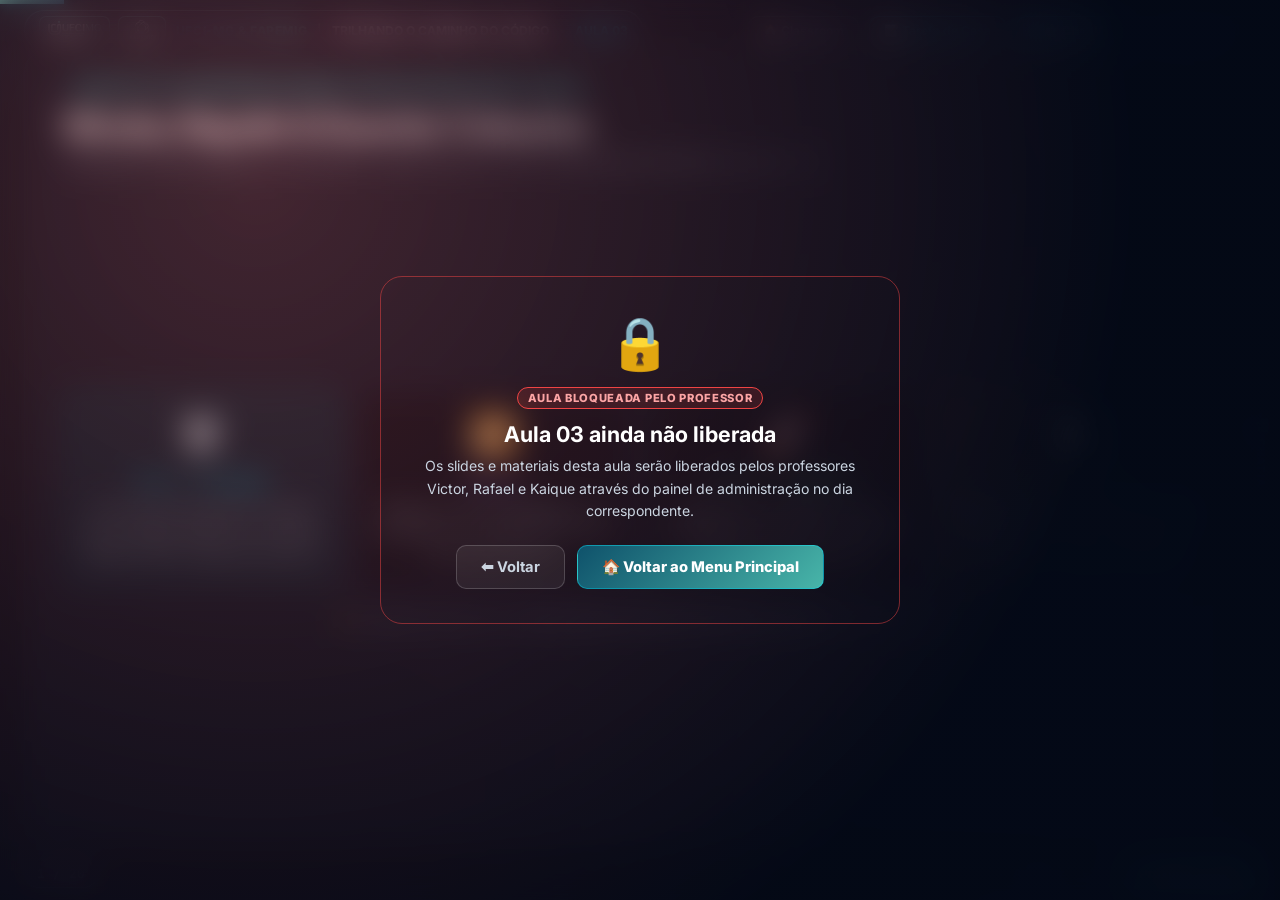
<file: arquivos-trilhando/Slides/aula-03-slides.html>
<!DOCTYPE html>
<html lang="pt-BR">
<head>
    <meta charset="UTF-8">
    <meta name="viewport" content="width=device-width, initial-scale=1.0">
    <title>Aula 03 — Tratamento de Erros (try/except) e Laços (while, for) | Trilhando o Caminho do Código</title>
    <link rel="preconnect" href="https://fonts.googleapis.com">
    <link rel="preconnect" href="https://fonts.gstatic.com" crossorigin>
    <link href="https://fonts.googleapis.com/css2?family=Inter:wght@400;500;600;700;800&family=JetBrains+Mono:wght@400;600;700&display=swap" rel="stylesheet">
    <link rel="stylesheet" href="slides-style.css">
    <style>
        .pillar-grid { display: grid; grid-template-columns: repeat(3, 1fr); gap: 16px; margin-top: 10px; }
        .pillar-card { background: rgba(0,0,0,.35); border: 1px solid rgba(255,255,255,.08); border-radius: 15px; padding: 20px 16px; text-align: center; transition: transform .25s, box-shadow .25s; }
        .pillar-card:hover { transform: translateY(-4px); box-shadow: 0 8px 24px rgba(0,229,255,.18); }
        .pillar-icon { font-size: 2.5rem; margin-bottom: 10px; }
        .pillar-name { font-family: 'JetBrains Mono', monospace; font-size: 1.15rem; font-weight: 700; color: #00e5ff; }
        .pillar-label { font-size: .92rem; color: #cbd5e1; margin-top: 6px; line-height: 1.48; }

        .step-badge   { display: inline-flex; align-items: center; gap: 8px; background: rgba(0,229,255,.12); border: 1px solid rgba(0,229,255,.35); border-radius: 100px; padding: 5px 15px; font-size: .82rem; font-weight: 800; color: #00e5ff; letter-spacing: .06em; text-transform: uppercase; margin-bottom: 10px; }
        .live-label   { display: inline-flex; align-items: center; gap: 6px; background: rgba(16,185,129,.15); border: 1px solid rgba(16,185,129,.4); border-radius: 100px; padding: 5px 15px; font-size: .8rem; font-weight: 800; color: #10b981; letter-spacing: .06em; text-transform: uppercase; margin-bottom: 10px; }
        .live-dot     { width: 7px; height: 7px; border-radius: 50%; background: #10b981; animation: pulse-dot 1.2s infinite; }
        .engage-label { display: inline-flex; align-items: center; gap: 6px; background: rgba(245,158,11,.15); border: 1px solid rgba(245,158,11,.4); border-radius: 100px; padding: 5px 15px; font-size: .8rem; font-weight: 800; color: #f59e0b; letter-spacing: .06em; text-transform: uppercase; margin-bottom: 10px; }
        .challenge-label { display: inline-flex; align-items: center; gap: 6px; background: rgba(236,72,153,.15); border: 1px solid rgba(236,72,153,.4); border-radius: 100px; padding: 5px 15px; font-size: .8rem; font-weight: 800; color: #f472b6; letter-spacing: .06em; text-transform: uppercase; margin-bottom: 10px; }
        @keyframes pulse-dot { 0%,100%{opacity:1;transform:scale(1);} 50%{opacity:.5;transform:scale(1.4);} }

        .challenge-box { background: rgba(236,72,153,.07); border: 1.5px solid rgba(236,72,153,.35); border-radius: 15px; padding: 16px 20px; }
        .challenge-box h4 { color: #f472b6; font-size: 1.04rem; margin-bottom: 8px; }
        .challenge-box p, .challenge-box li { font-size: .94rem; color: #e2e8f0; line-height: 1.62; }
        .challenge-box ul { padding-left: 18px; }
        .timer-badge { display: inline-flex; align-items: center; gap: 6px; background: rgba(236,72,153,.2); border-radius: 100px; padding: 4px 12px; font-size: .78rem; font-weight: 700; color: #f472b6; margin-bottom: 8px; }

        .mission-grid { display: grid; grid-template-columns: repeat(3,1fr); gap: 16px; margin-top: 8px; }
        .mission-card { border-radius: 15px; padding: 18px; border: 1.5px solid rgba(255,255,255,.08); transition: transform .25s, box-shadow .25s; cursor: pointer; }
        .mission-card:hover { transform: translateY(-4px); box-shadow: 0 10px 28px rgba(0,0,0,.4); }
        .mission-card h4 { font-size: 1.04rem; margin-bottom: 8px; }
        .mission-card p  { font-size: .88rem; color: #cbd5e1; line-height: 1.55; }
        .mission-atm  { background: rgba(139,92,246,.12); border-color: rgba(139,92,246,.35); }
        .mission-quiz { background: rgba(59,130,246,.12); border-color: rgba(59,130,246,.35); }
        .mission-health { background: rgba(16,185,129,.10); border-color: rgba(16,185,129,.35); }

        .stress-table { width: 100%; border-collapse: collapse; font-size: .92rem; margin-top: 8px; }
        .stress-table th { background: rgba(255,255,255,.06); text-align: left; padding: 10px 14px; font-size: .8rem; color: #94a3b8; letter-spacing: .05em; text-transform: uppercase; }
        .stress-table td { padding: 10px 14px; border-top: 1px solid rgba(255,255,255,.06); vertical-align: top; line-height: 1.5; }

        .summary-item { display: flex; align-items: flex-start; gap: 12px; background: rgba(0,0,0,.3); border-radius: 12px; padding: 12px 16px; border: 1px solid rgba(255,255,255,.06); }
        .summary-check { font-size: 1.2rem; flex-shrink: 0; }
        .summary-text { font-size: .9rem; color: #cbd5e1; line-height: 1.45; }
        .summary-text strong { color: #fff; display: block; margin-bottom: 2px; font-size: .95rem; }
    </style>
</head>
<body>
    <div class="progress-bar" id="progressBar"></div>
    <div class="bg-glow">
        <div class="glow-orb glow-orb-1"></div>
        <div class="glow-orb glow-orb-2"></div>
        <div class="glow-orb glow-orb-3"></div>
    </div>

    <header class="top-bar">
        <div class="brand-badge">
            <div class="top-bar-logos">
                <img src="../Imagens/logo-cefet.jpg"   alt="UFCI-MG" class="top-bar-logo-img">
                <img src="../Imagens/logo-fapemig.jpg" alt="FAPEMIG"  class="top-bar-logo-img fapemig-circle">
            </div>
            <span class="cefet-tag">UFCI-MG &amp; FAPEMIG</span>
            <span style="opacity:.3">|</span>
            <span>TRILHANDO O CAMINHO DO CÓDIGO</span>
            <span style="opacity:.3">•</span>
            <span style="color:#00e5ff">AULA 03</span>
        </div>
        <div class="top-controls">
            <a href="../../index.html" class="control-btn">🏠 Classroom</a>
            <button class="control-btn" data-open-homework="aula03" style="border-color:rgba(0,229,255,.45);color:#00e5ff">📝 Tarefa de Casa</button>
            <button type="button" class="control-btn slide-ai-toggle-btn" id="slideAiChatToggleBtn" title="Abrir/Fechar Chat IA ao lado do slide (Atalho: I)"><span class="slide-ai-online-dot"></span> 🤖 Chat IA</button>
            <button class="control-btn" id="fullscreenToggle">⛶ Tela Cheia (F)</button>
        </div>
    </header>

    <main class="presentation-stage">

        <!-- SLIDE 1 — CAPA DA AULA 03 -->
        <section class="slide active">
            <div class="slide-header">
                <span class="slide-step">MÓDULO 03 • BLINDAGEM DE ERROS, LAÇOS DE REPETIÇÃO E LISTAS</span>
                <h1 class="slide-title">Blindar, Repetir &amp; Guardar Coleções</h1>
                <p class="slide-subtitle">Tratamento de Exceções (<code>try/except</code>), Laços (<code>while</code> e <code>for</code>) e Estruturas de Dados (<code>Listas []</code>)</p>
            </div>
            <div class="slide-body">
                <div class="pillar-grid" style="grid-template-columns:repeat(4,1fr);gap:14px">
                    <div class="pillar-card" style="border-color:rgba(0,229,255,.4);background:rgba(0,229,255,.06)">
                        <div class="pillar-icon">🛡️</div>
                        <div class="pillar-name">try / except</div>
                        <div class="pillar-label">O escudo do programa: impede que o código quebre se o usuário digitar texto no lugar de número!</div>
                    </div>
                    <div class="pillar-card" style="border-color:rgba(139,92,246,.4)">
                        <div class="pillar-icon">🔁</div>
                        <div class="pillar-name" style="color:#a78bfa">while</div>
                        <div class="pillar-label">Repete um bloco <strong>enquanto</strong> uma condição for verdadeira (ex: pedir senha até acertar).</div>
                    </div>
                    <div class="pillar-card" style="border-color:rgba(16,185,129,.4)">
                        <div class="pillar-icon">🚀</div>
                        <div class="pillar-name" style="color:#34d399">for + range()</div>
                        <div class="pillar-label">Repete com contagem exata e programada ou percorre coleções inteiras automaticamente.</div>
                    </div>
                    <div class="pillar-card" style="border-color:rgba(245,158,11,.45);background:rgba(245,158,11,.06)">
                        <div class="pillar-icon">📋</div>
                        <div class="pillar-name" style="color:#fbbf24">Listas [ ]</div>
                        <div class="pillar-label">Guarda dezenas de itens em uma única variável com <code>.append()</code>, <code>.remove()</code>, <code>.pop()</code> e <code>len()</code>!</div>
                    </div>
                </div>
                <div style="text-align:center;margin-top:12px;font-size:.8rem;color:#94a3b8">
                    ⚡ Começaremos agora com o <strong>Quiz Interativo de Revisão (10 questões rápidas)</strong> das Aulas 01 e 02!
                </div>
            </div>
        </section>

        <!-- SLIDE 2 — BLOCO 1: QUIZ ESTILO NOTEBOOK LM (10 QUESTÕES) -->
        <section class="slide">
            <div class="slide-header" style="margin-bottom:10px">
                <span class="step-badge">⚡ Bloco 1 — Quiz Interativo de Aquecimento (10 Questões)</span>
                <h2 class="slide-title" style="font-size:1.55rem">Relembrando: Variáveis, Tipos e <code>if / elif / else</code></h2>
            </div>
            <div class="slide-body" style="justify-content:flex-start">
                <div id="quizAula03Container" data-trilhando-quiz="aula03"></div>
            </div>
        </section>

        <!-- SLIDE 3 — TÓPICO 1 (EXPLICAÇÃO 1/2): CONCEITO DE TRY / EXCEPT -->
        <section class="slide">
            <div class="slide-header">
                <span class="step-badge">🛡️ Tópico 1 • Explicação (1/2) — Tratamento de Erros</span>
                <h2 class="slide-title">Por que o programa quebra? Conheça o <code>try / except</code></h2>
                <p class="slide-subtitle">Quando o usuário digita algo inesperado, o Python para tudo — a menos que você coloque um escudo!</p>
            </div>
            <div class="slide-body">
                <div class="grid-2" style="gap:18px;align-items:start">
                    <div class="content-box warn-box">
                        <h4>💥 Sem Proteção (O Programa Trava)</h4>
                        <div class="prompt-code" style="font-size:.9rem;line-height:1.85">
<span class="kw">idade</span> = <span class="fn">int</span>(<span class="fn">input</span>(<span class="str">"Sua idade: "</span>))
<span class="cm"># Se o usuário digitar "quinze" ou "abc":</span>
<span class="cm"># ❌ ValueError: invalid literal for int()</span>
<span class="cm"># O programa fecha na hora e perde tudo!</span>
                        </div>
                        <p style="font-size:.86rem;color:#cbd5e1;margin-top:10px;line-height:1.5">
                            Qualquer linha abaixo do erro <strong>nunca chega a ser executada</strong> porque o Python interrompe o script imediatamente.
                        </p>
                    </div>
                    <div style="display:flex;flex-direction:column;gap:12px">
                        <div class="content-box accent-box" style="padding:16px">
                            <h4 style="font-size:.98rem;margin-bottom:8px">🛡️ Anatomia do Escudo <code>try / except</code></h4>
                            <ul>
                                <li><code>try:</code> (<strong>Tentar</strong>) — Colocamos aqui dentro as linhas "perigosas" que dependem do que o usuário vai digitar.</li>
                                <li><code>except:</code> (<strong>Exceção</strong>) — É o "Plano B": só executa se acontecer algum erro dentro do bloco <code>try</code>!</li>
                            </ul>
                        </div>
                        <div class="content-box tip-box" style="padding:14px 16px">
                            <h4 style="font-size:.94rem;margin-bottom:6px">⚠️ Os 2 Erros Mais Comuns de Entrada:</h4>
                            <ul>
                                <li><code>ValueError</code>: tentar converter letras ou vazio em <code>int()</code> ou <code>float()</code> (ex: digitar <code>"dez"</code> ou <code>1,75</code> com vírgula).</li>
                                <li><code>ZeroDivisionError</code>: tentar dividir qualquer número por <code>0</code>.</li>
                            </ul>
                        </div>
                    </div>
                </div>
            </div>
        </section>

        <!-- SLIDE 4 — TÓPICO 1 (EXPLICAÇÃO 2/2): LIVE CODING TRY / EXCEPT -->
        <section class="slide">
            <div class="slide-header">
                <span class="live-label"><span class="live-dot"></span> Tópico 1 • Explicação (2/2) — Live Coding no VS Code (aula03_try.py)</span>
                <h2 class="slide-title">Na Prática: Blindando com <code>try</code> e <code>except</code></h2>
                <p class="slide-subtitle">Veja como proteger a leitura de dados sem deixar o programa fechar na cara do usuário!</p>
            </div>
            <div class="slide-body">
                <div class="grid-2" style="gap:18px;align-items:start">
                    <div class="content-box accent-box">
                        <h4>💻 Código com Blindagem (<code>aula03_try.py</code>)</h4>
                        <div class="prompt-code" style="font-size:.94rem;line-height:1.9">
<span class="cm"># 🛡️ Protegendo o programa contra letras em campos numéricos</span>
<span class="kw">try</span>:
    <span class="kw">idade</span> = <span class="fn">int</span>(<span class="fn">input</span>(<span class="str">"Digite sua idade em números: "</span>))
    <span class="fn">print</span>(<span class="str">f"Ano que vem você terá <span class="kw">{idade + 1}</span> anos!"</span>)
<span class="kw">except</span> <span class="fn">ValueError</span>:
    <span class="fn">print</span>(<span class="str">"⚠️ Ei! Digite apenas números inteiros (ex: 14)."</span>)
                        </div>
                    </div>
                    <div style="display:flex;flex-direction:column;gap:12px">
                        <div class="content-box tip-box" style="padding:16px">
                            <h4 style="font-size:.98rem;margin-bottom:6px">🧠 Passo a Passo da Execução</h4>
                            <ul>
                                <li><strong>Caminho Feliz:</strong> Se digitar <code>14</code>, o <code>try</code> roda até o fim e o Python <strong>pula</strong> o <code>except</code>.</li>
                                <li><strong>Caminho de Erro:</strong> Se digitar <code>"catorze"</code> na linha do <code>int()</code>, o Python pula imediatamente para o <code>except ValueError:</code> e mostra o aviso amigável!</li>
                            </ul>
                        </div>
                        <div class="engage-label">❓ Pergunta para a Turma</div>
                        <div class="content-box" style="padding:15px 16px;font-size:.95rem">
                            <strong>Se o usuário digitar <code>14</code> certinho, a mensagem de aviso do <code>except</code> vai aparecer na tela? Por quê?</strong>
                        </div>
                    </div>
                </div>
            </div>
        </section>

        <!-- SLIDE 5 — MINI-DESAFIO 1: TRY / EXCEPT -->
        <section class="slide">
            <div class="slide-header">
                <span class="challenge-label">🎯 Tópico 1 • Mini-Tarefa (3/3) — 3 minutos</span>
                <h2 class="slide-title">Sua vez com <code>try / except</code>!</h2>
                <p class="slide-subtitle">Proteja um leitor de altura decimal contra erros de digitação — escreva do zero!</p>
            </div>
            <div class="slide-body">
                <div class="grid-2" style="gap:18px;align-items:start">
                    <div style="display:flex;flex-direction:column;gap:12px">
                        <div class="challenge-box">
                            <div class="timer-badge">⏱️ 3 minutos</div>
                            <h4>🛡️ Desafio: Leitor de Altura Blindado</h4>
                            <p>Crie um programa que:</p>
                            <ul>
                                <li>Dentro do <code>try:</code> peça a altura com <code>float(input("Sua altura: "))</code> e mostre na tela.</li>
                                <li>Dentro do <code>except ValueError:</code> mostre <code>"⚠️ Digite apenas números usando ponto (ex: 1.65)!"</code></li>
                            </ul>
                        </div>
                        <div style="background:rgba(245,158,11,.08);border:1px solid rgba(245,158,11,.3);border-radius:12px;padding:13px 16px">
                            <h4 style="font-size:.92rem;color:#f59e0b;margin-bottom:6px">❓ Pergunta para a Turma:</h4>
                            <p style="font-size:.9rem;color:#cbd5e1;line-height:1.55;margin:0">
                                O que acontece no seu programa se você digitar a altura com <strong>vírgula</strong> (<code>1,65</code>) em vez de <strong>ponto</strong> (<code>1.65</code>)?
                            </p>
                        </div>
                    </div>
                    <div style="display:flex;flex-direction:column;gap:10px">
                        <div class="content-box" style="padding:16px;background:rgba(0,0,0,.4)">
                            <h4 style="font-size:.88rem;color:#64748b;margin-bottom:8px;text-transform:uppercase">Estrutura do try / except (referência):</h4>
                            <div class="prompt-code" style="font-size:.92rem;line-height:1.9">
<span class="kw">try</span>:
    <span class="kw">variavel</span> = <span class="fn">float</span>(<span class="fn">input</span>(<span class="str">"Pergunta: "</span>))
    <span class="fn">print</span>(<span class="str">f"Mensagem: <span class="kw">{variavel}</span>"</span>)
<span class="kw">except</span> <span class="fn">ValueError</span>:
    <span class="fn">print</span>(<span class="str">"Mensagem de aviso se digitar errado"</span>)
                            </div>
                        </div>
                        <div class="content-box tip-box" style="padding:12px 14px;font-size:.88rem">
                            <strong>Terminou antes?</strong>
                            <span style="color:#cbd5e1">Adicione um <code>if / else</code> dentro do <code>try</code> para dizer se a pessoa tem mais de 1.70m!</span>
                        </div>
                    </div>
                </div>
            </div>
        </section>

        <!-- SLIDE 6 — TÓPICO 2 (EXPLICAÇÃO 1/2): CONCEITO E ANATOMIA DO WHILE -->
        <section class="slide">
            <div class="slide-header">
                <span class="step-badge">🔁 Tópico 2 • Explicação (1/2) — Laço Condicional while</span>
                <h2 class="slide-title">Como funciona o Laço <code>while</code> (Enquanto)?</h2>
                <p class="slide-subtitle">Enquanto a condição for verdadeira (<code>True</code>), o Python repete o bloco de código sem parar!</p>
            </div>
            <div class="slide-body">
                <div class="grid-2" style="gap:18px;align-items:start">
                    <div class="content-box accent-box">
                        <h4>🔢 Os 3 Elementos do <code>while</code> com Contador</h4>
                        <div class="prompt-code" style="font-size:.92rem;line-height:1.9">
<span class="cm"># 1️⃣ INÍCIO: Criamos a variável antes do laço</span>
<span class="kw">contador</span> = <span class="num">1</span>

<span class="cm"># 2️⃣ CONDIÇÃO: Repete enquanto for menor ou igual a 3</span>
<span class="kw">while</span> contador &lt;= <span class="num">3</span>:
    <span class="fn">print</span>(<span class="str">f"Volta número: <span class="kw">{contador}</span>"</span>)
    <span class="cm"># 3️⃣ PASSO: Atualiza a variável para o laço avançar!</span>
    <span class="kw">contador</span> = contador + <span class="num">1</span>
                        </div>
                    </div>
                    <div style="display:flex;flex-direction:column;gap:12px">
                        <div class="content-box tip-box" style="padding:15px 16px">
                            <h4 style="font-size:.96rem;margin-bottom:6px">🧠 Quando usar o <code>while</code>?</h4>
                            <ul>
                                <li>Quando <strong>não sabemos</strong> quantas tentativas o usuário vai precisar (ex: digitar senha, jogar até acabar as vidas, menu interativo).</li>
                                <li>Ou quando queremos controlar manualmente um contador (somando <code>+ 1</code>, <code>+ 2</code>, etc.).</li>
                            </ul>
                        </div>
                        <div class="content-box warn-box" style="padding:14px 16px">
                            <h4 style="font-size:.94rem;margin-bottom:4px">🚨 Cuidado com o Loop Infinito!</h4>
                            <p style="font-size:.88rem;color:#cbd5e1;line-height:1.5;margin:0">
                                Se você esquecer o <strong>3º elemento</strong> (atualizar a variável dentro do <code>while</code>), a condição será verdadeira para sempre! No terminal, aperte <kbd>Ctrl</kbd> + <kbd>C</kbd> para frear.
                            </p>
                        </div>
                    </div>
                </div>
            </div>
        </section>

        <!-- SLIDE 7 — TÓPICO 2 (EXPLICAÇÃO 2/2): LIVE CODING WHILE -->
        <section class="slide">
            <div class="slide-header">
                <span class="live-label"><span class="live-dot"></span> Tópico 2 • Explicação (2/2) — Live Coding no VS Code (aula03_loops.py)</span>
                <h2 class="slide-title">Na Prática: Cofre com Senha e Comando <code>break</code></h2>
                <p class="slide-subtitle">Ideal para menus, jogos e validação de senha até o usuário acertar!</p>
            </div>
            <div class="slide-body">
                <div class="grid-2" style="gap:18px;align-items:start">
                    <div class="content-box accent-box">
                        <h4>🔑 Exemplo: Cofre com Senha Secreta</h4>
                        <div class="prompt-code" style="font-size:.92rem;line-height:1.88">
<span class="kw">senha_correta</span> = <span class="str">"python123"</span>
<span class="kw">tentativa</span> = <span class="str">""</span>

<span class="kw">while</span> tentativa != senha_correta:
    tentativa = <span class="fn">input</span>(<span class="str">"🔑 Digite a senha secreta: "</span>)
    <span class="kw">if</span> tentativa != senha_correta:
        <span class="fn">print</span>(<span class="str">"❌ Senha incorreta! Tente de novo."</span>)

<span class="fn">print</span>(<span class="str">"🔓 Acesso liberado com sucesso!"</span>)
                        </div>
                    </div>
                    <div style="display:flex;flex-direction:column;gap:12px">
                        <div class="content-box tip-box" style="padding:16px">
                            <h4 style="font-size:.96rem;margin-bottom:6px">🛑 Comando <code>break</code> (Freio de Emergência)</h4>
                            <p style="font-size:.9rem;color:#cbd5e1;line-height:1.55">Se usarmos <code>while True:</code> (loop contínuo), podemos parar e sair do laço a qualquer momento usando o comando <code>break</code>!</p>
                        </div>
                        <div class="engage-label">❓ Pergunta para a Turma</div>
                        <div class="content-box warn-box" style="padding:14px 16px;font-size:.94rem">
                            <strong>O que aconteceria se esquecêssemos de pedir o <code>input()</code> dentro do <code>while</code>? O programa pararia algum dia?</strong>
                        </div>
                    </div>
                </div>
            </div>
        </section>

        <!-- SLIDE 8 — MINI-DESAFIO 2: WHILE -->
        <section class="slide">
            <div class="slide-header">
                <span class="challenge-label">🎯 Tópico 2 • Mini-Tarefa (3/3) — 3 minutos</span>
                <h2 class="slide-title">Sua vez com o <code>while</code>!</h2>
                <p class="slide-subtitle">Crie um contador automático de 1 até 5 — escreva o código no VS Code!</p>
            </div>
            <div class="slide-body">
                <div class="grid-2" style="gap:18px;align-items:start">
                    <div style="display:flex;flex-direction:column;gap:12px">
                        <div class="challenge-box">
                            <div class="timer-badge">⏱️ 3 minutos</div>
                            <h4>🔢 Desafio: Contador de 1 a 5</h4>
                            <p>Crie um programa que:</p>
                            <ul>
                                <li>Comece com uma variável de contagem em <code>1</code></li>
                                <li>Use <code>while</code> para repetir enquanto ela for <code>&lt;= 5</code></li>
                                <li>Mostre o número na tela e some <code>+ 1</code> a cada volta!</li>
                            </ul>
                        </div>
                        <div style="background:rgba(245,158,11,.08);border:1px solid rgba(245,158,11,.3);border-radius:12px;padding:13px 16px">
                            <h4 style="font-size:.92rem;color:#f59e0b;margin-bottom:6px">❓ Pergunta para a Turma:</h4>
                            <p style="font-size:.9rem;color:#cbd5e1;line-height:1.55;margin:0">
                                Como você mudaria esse código para ele contar apenas os números pares de <code>2</code> até <code>10</code>?
                            </p>
                        </div>
                    </div>
                    <div style="display:flex;flex-direction:column;gap:10px">
                        <div class="content-box" style="padding:16px;background:rgba(0,0,0,.4)">
                            <h4 style="font-size:.88rem;color:#64748b;margin-bottom:8px;text-transform:uppercase">Estrutura do while (referência):</h4>
                            <div class="prompt-code" style="font-size:.92rem;line-height:1.9">
<span class="kw">variavel</span> = <span class="num">valor_inicial</span>
<span class="kw">while</span> variavel &lt;= <span class="num">limite</span>:
    <span class="fn">print</span>(<span class="str">f"Mensagem: <span class="kw">{variavel}</span>"</span>)
    <span class="kw">variavel</span> = variavel + <span class="num">1</span>
                            </div>
                        </div>
                        <div class="content-box tip-box" style="padding:12px 14px;font-size:.88rem">
                            <strong>Terminou antes?</strong>
                            <span style="color:#cbd5e1">Tente fazer o contador ir de <code>10</code> até <code>1</code> diminuindo 1 a cada volta!</span>
                        </div>
                    </div>
                </div>
            </div>
        </section>

        <!-- SLIDE 9 — TÓPICO 3 (EXPLICAÇÃO 1/2): CONCEITO DO FOR E AS 3 FORMAS DO RANGE() -->
        <section class="slide">
            <div class="slide-header">
                <span class="step-badge">🚀 Tópico 3 • Explicação (1/2) — Repetição Contada com for</span>
                <h2 class="slide-title">Entendendo o <code>for</code> e os Segredos do <code>range()</code></h2>
                <p class="slide-subtitle">Ao contrário do <code>while</code>, o <code>for</code> já cria e avança a variável contadora sozinho para você!</p>
            </div>
            <div class="slide-body">
                <div class="grid-2" style="gap:18px;align-items:start">
                    <div class="content-box accent-box">
                        <h4>🎛️ As 3 Formas de Usar o <code>range()</code></h4>
                        <div class="prompt-code" style="font-size:.88rem;line-height:1.85">
<span class="cm"># 1. range(fim) → Começa do 0 e para antes do fim</span>
<span class="fn">range</span>(<span class="num">4</span>)          <span class="cm"># Gera: 0, 1, 2, 3</span>

<span class="cm"># 2. range(início, fim) → Para 1 número ANTES do fim!</span>
<span class="fn">range</span>(<span class="num">1</span>, <span class="num">6</span>)       <span class="cm"># Gera: 1, 2, 3, 4, 5</span>

<span class="cm"># 3. range(início, fim, passo) → Pula de N em N</span>
<span class="fn">range</span>(<span class="num">0</span>, <span class="num">10</span>, <span class="num">2</span>)   <span class="cm"># Pares: 0, 2, 4, 6, 8</span>
<span class="fn">range</span>(<span class="num">5</span>, <span class="num">0</span>, <span class="num">-1</span>)   <span class="cm"># Regressiva: 5, 4, 3, 2, 1</span>
                        </div>
                    </div>
                    <div style="display:flex;flex-direction:column;gap:12px">
                        <div class="content-box tip-box" style="padding:16px">
                            <h4 style="font-size:.96rem;margin-bottom:6px">📌 Regra de Ouro do <code>range(início, fim)</code></h4>
                            <p style="font-size:.9rem;color:#cbd5e1;line-height:1.55">
                                O número final é sempre <strong>exclusivo</strong> (o Python para um passo antes dele). Para contar de <code>1</code> até <code>10</code>, escrevemos <code>range(1, 11)</code>!
                            </p>
                        </div>
                        <div class="content-box" style="padding:14px 16px;font-size:.9rem">
                            <h4 style="font-size:.94rem;color:#38bdf8;margin-bottom:6px">⚡ <code>while</code> vs <code>for</code>: Qual escolher?</h4>
                            <ul>
                                <li>Use <code>for</code> quando souber <strong>quantas vezes</strong> vai repetir (ex: tabuada de 1 a 10, ler 5 notas).</li>
                                <li>Use <code>while</code> quando depender de uma <strong>condição incerta</strong> (ex: até acertar a senha).</li>
                            </ul>
                        </div>
                    </div>
                </div>
            </div>
        </section>

        <!-- SLIDE 10 — TÓPICO 3 (EXPLICAÇÃO 2/2): LIVE CODING FOR COM RANGE() -->
        <section class="slide">
            <div class="slide-header">
                <span class="live-label"><span class="live-dot"></span> Tópico 3 • Explicação (2/2) — Live Coding no VS Code</span>
                <h2 class="slide-title">Na Prática: Laço <code>for</code> com <code>range()</code></h2>
                <p class="slide-subtitle">Veja como programar rodadas de um jogo e uma contagem regressiva de foguete!</p>
            </div>
            <div class="slide-body">
                <div class="grid-2" style="gap:18px;align-items:start">
                    <div class="content-box accent-box">
                        <h4>🚀 Exemplo: Contagem Crescente e Regressiva</h4>
                        <div class="prompt-code" style="font-size:.92rem;line-height:1.88">
<span class="cm"># 1. Repetindo 3 vezes (1, 2 e 3)</span>
<span class="kw">for</span> rodada <span class="kw">in</span> <span class="fn">range</span>(<span class="num">1</span>, <span class="num">4</span>):
    <span class="fn">print</span>(<span class="str">f"🎮 Rodada nº <span class="kw">{rodada}</span>"</span>)

<span class="cm"># 2. Contagem regressiva (5 até 1)</span>
<span class="fn">print</span>(<span class="str">"🚀 Lançamento em:"</span>)
<span class="kw">for</span> seg <span class="kw">in</span> <span class="fn">range</span>(<span class="num">5</span>, <span class="num">0</span>, <span class="num">-1</span>):
    <span class="fn">print</span>(<span class="str">f"<span class="kw">{seg}</span>..."</span>)
<span class="fn">print</span>(<span class="str">"💥 DECOLAR!"</span>)
                        </div>
                    </div>
                    <div style="display:flex;flex-direction:column;gap:12px">
                        <div class="content-box tip-box" style="padding:16px">
                            <h4 style="font-size:.96rem;margin-bottom:6px">🔍 O que é a variável <code>rodada</code> ou <code>seg</code>?</h4>
                            <p style="font-size:.9rem;color:#cbd5e1;line-height:1.55">A cada volta do laço, ela recebe automaticamente o próximo número entregue pelo <code>range()</code> — sem precisar fazer <code>seg = seg - 1</code>!</p>
                        </div>
                        <div class="engage-label">❓ Pergunta para a Turma</div>
                        <div class="content-box" style="padding:15px 16px;font-size:.94rem">
                            <strong>Se precisarmos repetir um bloco de código de <code>1</code> até <code>10</code> (incluindo o 10), quais números devemos colocar dentro dos parênteses do <code>range(...)</code>?</strong>
                        </div>
                    </div>
                </div>
            </div>
        </section>

        <!-- SLIDE 11 — MINI-DESAFIO 3: EXERCÍCIO PRÁTICO COM O FOR -->
        <section class="slide">
            <div class="slide-header">
                <span class="challenge-label">🎯 Tópico 3 • Mini-Tarefa (3/3) — 4 minutos</span>
                <h2 class="slide-title">Sua vez com o <code>for</code> e <code>range()</code>!</h2>
                <p class="slide-subtitle">Escolha um dos exercícios abaixo e programe seu laço <code>for</code> no VS Code</p>
            </div>
            <div class="slide-body">
                <div class="grid-2" style="gap:18px;align-items:start">
                    <div style="display:flex;flex-direction:column;gap:12px">
                        <div class="challenge-box">
                            <div class="timer-badge">⏱️ 4 minutos</div>
                            <h4>🚀 Exercício Prático: Dominando o <code>for</code></h4>
                            <p>Escolha <strong>uma</strong> das missões abaixo para criar no VS Code:</p>
                            <ul>
                                <li><strong>Opção A (Gerador de Tabuada):</strong> Peça um número inteiro com <code>int(input(...))</code> e use o <code>for</code> de <code>1</code> até <code>10</code> para mostrar a tabuada completa desse número!</li>
                                <li><strong>Opção B (Foguete Espacial):</strong> Use <code>for</code> com passo negativo <code>-1</code> para fazer uma contagem regressiva de <code>10</code> até <code>1</code> e exibir <code>"💥 FOGUETE LANÇADO!"</code> no final.</li>
                            </ul>
                        </div>
                        <div style="background:rgba(245,158,11,.08);border:1px solid rgba(245,158,11,.3);border-radius:12px;padding:13px 16px">
                            <h4 style="font-size:.92rem;color:#f59e0b;margin-bottom:6px">❓ Pergunta para a Turma:</h4>
                            <p style="font-size:.9rem;color:#cbd5e1;line-height:1.55;margin:0">
                                Na Opção B, por que o <code>print("💥 FOGUETE LANÇADO!")</code> precisa ficar <strong>fora</strong> da indentação do <code>for</code>? O que acontece se colocarmos ele com espaço (<kbd>Tab</kbd>) dentro do <code>for</code>?
                            </p>
                        </div>
                    </div>
                    <div style="display:flex;flex-direction:column;gap:10px">
                        <div class="content-box" style="padding:16px;background:rgba(0,0,0,.4)">
                            <h4 style="font-size:.88rem;color:#64748b;margin-bottom:8px;text-transform:uppercase">Estrutura do for + range() (referência):</h4>
                            <div class="prompt-code" style="font-size:.9rem;line-height:1.85">
<span class="cm"># Estrutura para repetição crescente:</span>
<span class="kw">for</span> i <span class="kw">in</span> <span class="fn">range</span>(<span class="num">inicio</span>, <span class="num">fim</span>):
    <span class="fn">print</span>(<span class="str">f"Repetição atual: <span class="kw">{i}</span>"</span>)

<span class="cm"># Estrutura para contagem regressiva:</span>
<span class="kw">for</span> i <span class="kw">in</span> <span class="fn">range</span>(<span class="num">maior</span>, <span class="num">menor</span>, <span class="num">-1</span>):
    <span class="fn">print</span>(<span class="str">f"Contando: <span class="kw">{i}</span>"</span>)
                            </div>
                        </div>
                        <div class="content-box tip-box" style="padding:12px 14px;font-size:.88rem">
                            <strong>Terminou antes?</strong>
                            <span style="color:#cbd5e1">Proteja a Opção A colocando um <code>try / except ValueError</code> ao redor do <code>int(input(...))</code>!</span>
                        </div>
                    </div>
                </div>
            </div>
        </section>

        <!-- SLIDE 12 — INTERVALO (15 MINUTOS) -->
        <section class="slide">
            <div class="slide-header">
                <span class="slide-step">☕ PAUSA</span>
                <h2 class="slide-title">Intervalo — 15 Minutos</h2>
                <p class="slide-subtitle">Descanse, coma, tome água. Na volta: é hora de aprender Listas e Coleções!</p>
            </div>
            <div class="slide-body" style="display:flex;align-items:center;justify-content:center">
                <div style="text-align:center;padding:30px">
                    <div style="font-size:5rem;margin-bottom:16px">☕</div>
                    <div style="font-size:1.3rem;font-weight:700;color:#f8fafc;margin-bottom:10px">Pausa para Intervalo</div>
                    <div style="font-size:.9rem;color:#94a3b8;max-width:460px;margin:0 auto;line-height:1.6">Quando voltar, vamos dominar <strong style="color:#00e5ff">Listas</strong> e estruturas de dados para guardar coleções completas no VS Code!</div>
                    <div style="margin-top:20px;background:rgba(0,229,255,.08);border:1px solid rgba(0,229,255,.3);border-radius:12px;padding:14px 24px;display:inline-block">
                        <div style="font-size:.78rem;color:#94a3b8;margin-bottom:4px">DEIXE O VS CODE ABERTO</div>
                        <div style="font-family:'JetBrains Mono',monospace;font-size:.9rem;color:#00e5ff">aula03_listas.py</div>
                    </div>
                </div>
            </div>
        </section>

        <!-- SLIDE 13 — TÓPICO 4 • LISTAS BÁSICO (EXPLICAÇÃO 1/2): CONCEITO E ÍNDICES BASE 0 -->
        <section class="slide">
            <div class="slide-header">
                <span class="step-badge">📋 Tópico 4 • Listas — Explicação Básica (1/2)</span>
                <h2 class="slide-title">O Problema das 30 Variáveis &amp; Índices Base 0</h2>
                <p class="slide-subtitle">Em vez de criar <code>aluno1</code>, <code>aluno2</code>... guardamos tudo em uma única lista com colchetes <code>[ ]</code>!</p>
            </div>
            <div class="slide-body">
                <div class="grid-2" style="gap:16px;align-items:start">
                    <div style="display:flex;flex-direction:column;gap:10px">
                        <div class="content-box warn-box" style="padding:12px 14px">
                            <h4 style="font-size:.88rem;margin-bottom:4px">😫 Sem Lista (Impossível escalar)</h4>
                            <div class="prompt-code" style="font-size:.82rem;line-height:1.5;padding:8px 12px">
<span class="kw">aluno1</span> = <span class="str">"Ana"</span>
<span class="kw">aluno2</span> = <span class="str">"Bruno"</span>
<span class="kw">aluno3</span> = <span class="str">"Carla"</span> <span class="cm"># Imagina 300 alunos!</span>
                            </div>
                        </div>
                        <div class="content-box tip-box" style="padding:12px 14px">
                            <h4 style="font-size:.88rem;margin-bottom:4px">🎉 Com Lista (Tudo em 1 variável!)</h4>
                            <div class="prompt-code" style="font-size:.86rem;line-height:1.65;padding:10px 12px">
<span class="kw">alunos</span> = [<span class="str">"Ana"</span>, <span class="str">"Bruno"</span>, <span class="str">"Carla"</span>]
<span class="fn">print</span>(alunos[<span class="num">0</span>])  <span class="cm"># → Ana (1º item!)</span>
<span class="fn">print</span>(alunos[<span class="num">2</span>])  <span class="cm"># → Carla (3º item!)</span>
<span class="fn">print</span>(alunos[<span class="num">-1</span>]) <span class="cm"># → Carla (último item!)</span>
                            </div>
                        </div>
                    </div>
                    <div style="display:flex;flex-direction:column;gap:10px">
                        <div class="content-box" style="padding:14px 16px">
                            <h4 style="color:#fbbf24;font-size:.92rem;margin-bottom:8px">🔢 Regra de Ouro: A Contagem Começa no ZERO!</h4>
                            <table class="stress-table" style="margin-bottom:10px">
                                <thead>
                                    <tr><th>Posição Humana</th><th>Índice Python</th><th>Valor Guardado</th></tr>
                                </thead>
                                <tbody>
                                    <tr><td>1º elemento</td><td><code style="color:#00e5ff;font-weight:700">alunos[0]</code></td><td><code>"Ana"</code></td></tr>
                                    <tr><td>2º elemento</td><td><code style="color:#00e5ff;font-weight:700">alunos[1]</code></td><td><code>"Bruno"</code></td></tr>
                                    <tr><td>3º elemento</td><td><code style="color:#00e5ff;font-weight:700">alunos[2]</code></td><td><code>"Carla"</code></td></tr>
                                </tbody>
                            </table>
                            <div style="font-size:.84rem;color:#fca5a5;background:rgba(239,68,68,.12);border:1px solid rgba(239,68,68,.3);padding:8px 12px;border-radius:8px">
                                🚨 <strong>Cuidado com o <code>IndexError</code>:</strong> Se a lista tem 3 itens (índices 0, 1 e 2), tentar acessar <code>alunos[3]</code> quebra o programa!
                            </div>
                        </div>
                    </div>
                </div>
            </div>
        </section>

        <!-- SLIDE 14 — TÓPICO 4 • LISTAS BÁSICO (EXPLICAÇÃO 2/2): 4 MÉTODOS ESSENCIAIS -->
        <section class="slide">
            <div class="slide-header">
                <span class="step-badge">📋 Tópico 4 • Listas — Explicação Básica (2/2)</span>
                <h2 class="slide-title">Os 4 Comandos Essenciais de Toda Lista</h2>
                <p class="slide-subtitle">Adicionar no fim (<code>.append</code>), remover por nome (<code>.remove</code>), remover por posição (<code>.pop</code>) e medir tamanho (<code>len</code>)</p>
            </div>
            <div class="slide-body">
                <div class="grid-2" style="gap:16px;align-items:start">
                    <div style="display:flex;flex-direction:column;gap:8px">
                        <div class="summary-item" style="padding:10px 14px">
                            <span class="summary-check" style="font-size:1.1rem">➕</span>
                            <div class="summary-text"><strong>lista.append(item) → Adiciona no FINAL</strong>Ex: <code>playlist.append("Imagine")</code></div>
                        </div>
                        <div class="summary-item" style="padding:10px 14px">
                            <span class="summary-check" style="font-size:1.1rem">🗑️</span>
                            <div class="summary-text"><strong>lista.remove(valor) → Remove pelo NOME</strong>Ex: <code>playlist.remove("Imagine")</code></div>
                        </div>
                        <div class="summary-item" style="padding:10px 14px">
                            <span class="summary-check" style="font-size:1.1rem">🎯</span>
                            <div class="summary-text"><strong>lista.pop(indice) → Remove pela POSIÇÃO</strong>Ex: <code>playlist.pop(0)</code> (remove o 1º da fila)</div>
                        </div>
                        <div class="summary-item" style="padding:10px 14px">
                            <span class="summary-check" style="font-size:1.1rem">📏</span>
                            <div class="summary-text"><strong>len(lista) → Conta quantos itens existem</strong>Ex: <code>print(len(playlist))</code></div>
                        </div>
                    </div>
                    <div class="content-box" style="background:rgba(0,0,0,.45);padding:14px 16px">
                        <span class="engage-label" style="margin-bottom:6px">⌨️ Live Coding — playlist.py</span>
                        <div class="prompt-code" style="font-size:.84rem;line-height:1.68;padding:10px 14px">
<span class="kw">playlist</span> = [] <span class="cm"># Começa vazia</span>

<span class="cm"># Adicionando com .append()</span>
playlist.<span class="fn">append</span>(<span class="str">"Bohemian Rhapsody"</span>)
playlist.<span class="fn">append</span>(<span class="str">"Blinding Lights"</span>)
playlist.<span class="fn">append</span>(<span class="str">"Evidências"</span>)

<span class="fn">print</span>(<span class="str">f"Total: <span class="kw">{len(playlist)}</span> músicas"</span>)
<span class="fn">print</span>(<span class="str">"Primeira da fila:"</span>, playlist[<span class="num">0</span>])

<span class="cm"># Removendo pelo nome vs pela posição</span>
playlist.<span class="fn">remove</span>(<span class="str">"Blinding Lights"</span>)
<span class="kw">tocando</span> = playlist.<span class="fn">pop</span>(<span class="num">0</span>)
<span class="fn">print</span>(<span class="str">"Tocando agora:"</span>, tocando)
<span class="fn">print</span>(<span class="str">"Restante na fila:"</span>, playlist)
                        </div>
                    </div>
                </div>
            </div>
        </section>

        <!-- SLIDE 15 — TÓPICO 4 • LISTAS BÁSICO (EXERCÍCIO 3/3): MINHAS COMIDAS FAVORITAS -->
        <section class="slide">
            <div class="slide-header">
                <span class="step-badge" style="background:rgba(16,185,129,.18);border-color:#10b981;color:#6ee7b7">⚡ Tópico 4 • Exercício Básico de Lista (3/3) — Mão na Massa!</span>
                <h2 class="slide-title">Treino Relâmpago: Minhas Comidas Favoritas</h2>
                <p class="slide-subtitle">Pratique criar uma lista vazia, adicionar com <code>.append()</code>, medir com <code>len()</code> e remover com <code>.remove()</code>!</p>
            </div>
            <div class="slide-body">
                <div class="grid-2" style="gap:16px;align-items:start">
                    <div class="content-box" style="border-color:rgba(16,185,129,.45);background:rgba(16,185,129,.06);padding:16px">
                        <h4 style="color:#34d399;font-size:1rem;margin-bottom:8px">🍕 Siga os 5 passos no seu editor:</h4>
                        <ol style="font-size:.88rem;color:#e2e8f0;line-height:1.85;padding-left:20px;margin:0">
                            <li>Crie uma lista vazia chamada <code>comidas = []</code></li>
                            <li>Use <code>comidas.append(...)</code> <strong>3 vezes</strong> para adicionar suas 3 comidas favoritas</li>
                            <li>Mostre a lista completa com <code>print(comidas)</code> e o tamanho com <code>len(comidas)</code></li>
                            <li>Mostre apenas a sua comida <strong>número 1</strong> usando <code>comidas[0]</code></li>
                            <li>Remova uma comida com <code>.remove()</code> e imprima a lista atualizada!</li>
                        </ol>
                    </div>
                    <div class="content-box" style="background:rgba(0,0,0,.45);padding:16px">
                        <h4 style="font-size:.86rem;color:#94a3b8;margin-bottom:8px;text-transform:uppercase">Esqueleto para completar:</h4>
                        <div class="prompt-code" style="font-size:.86rem;line-height:1.75;padding:12px 14px">
<span class="kw">comidas</span> = []

comidas.<span class="fn">append</span>(<span class="str">"Pizza"</span>)
comidas.<span class="fn">append</span>(<span class="str">"Lasanha"</span>)
comidas.<span class="fn">append</span>(<span class="str">"Açaí"</span>)

<span class="fn">print</span>(<span class="str">"Cardápio:"</span>, comidas)
<span class="fn">print</span>(<span class="str">"Quantidade:"</span>, <span class="fn">len</span>(comidas))
<span class="fn">print</span>(<span class="str">"Minha favorita (índice 0):"</span>, comidas[<span class="num">0</span>])

comidas.<span class="fn">remove</span>(<span class="str">"Lasanha"</span>)
<span class="fn">print</span>(<span class="str">"Cardápio atualizado:"</span>, comidas)
                        </div>
                    </div>
                </div>
            </div>
        </section>

        <!-- SLIDE 16 — TÓPICO 4 • LISTAS AVANÇADO (EXPLICAÇÃO 1/2): USANDO FOR NA LISTA -->
        <section class="slide">
            <div class="slide-header">
                <span class="step-badge" style="background:rgba(245,158,11,.16);border-color:#f59e0b;color:#fcd34d">🔥 Tópico 4 • Listas Avançado — Explicação (1/2)</span>
                <h2 class="slide-title">Casamento Perfeito: Percorrendo Listas com <code>for</code></h2>
                <p class="slide-subtitle">Em vez de dar <code>print(lista[0])</code>, <code>print(lista[1])</code>... o laço <code>for</code> visita cada item sozinho!</p>
            </div>
            <div class="slide-body">
                <div class="grid-2" style="gap:18px;align-items:start">
                    <div class="content-box" style="border-color:rgba(0,229,255,.35)">
                        <h4 style="color:#00e5ff;font-size:.95rem;margin-bottom:8px">1️⃣ Forma Direta: <code>for item in lista:</code></h4>
                        <p style="font-size:.84rem;color:#cbd5e1;margin-bottom:8px">A variável do <code>for</code> assume o valor de cada elemento da lista, um por volta:</p>
                        <div class="prompt-code" style="font-size:.86rem;line-height:1.75;padding:10px 14px">
<span class="kw">jogos</span> = [<span class="str">"Minecraft"</span>, <span class="str">"Roblox"</span>, <span class="str">"Valorant"</span>]

<span class="kw">for</span> jogo <span class="kw">in</span> jogos:
    <span class="fn">print</span>(<span class="str">f"🎮 Eu curto jogar: <span class="kw">{jogo}</span>"</span>)
                        </div>
                        <div style="margin-top:8px;font-size:.8rem;color:#94a3b8">
                            💡 Funciona se a lista tiver 3 itens ou 3.000 itens!
                        </div>
                    </div>
                    <div class="content-box" style="border-color:rgba(245,158,11,.4)">
                        <h4 style="color:#fbbf24;font-size:.95rem;margin-bottom:8px">2️⃣ Com Posição Numerada: <code>enumerate()</code></h4>
                        <p style="font-size:.84rem;color:#cbd5e1;margin-bottom:8px">Quer mostrar o número da posição junto com o nome? Use <code>enumerate()</code> com <code>i + 1</code>:</p>
                        <div class="prompt-code" style="font-size:.86rem;line-height:1.75;padding:10px 14px">
<span class="kw">jogos</span> = [<span class="str">"Minecraft"</span>, <span class="str">"Roblox"</span>, <span class="str">"Valorant"</span>]

<span class="kw">for</span> i, jogo <span class="kw">in</span> <span class="fn">enumerate</span>(jogos):
    <span class="fn">print</span>(<span class="str">f"<span class="kw">{i + 1}</span>º lugar: <span class="kw">{jogo}</span>"</span>)
<span class="cm"># Mostra: 1º lugar: Minecraft, 2º lugar: Roblox...</span>
                        </div>
                        <div style="margin-top:8px;font-size:.8rem;color:#fcd34d">
                            🎯 Somamos <code>i + 1</code> para o usuário ver 1, 2, 3 em vez de 0, 1, 2!
                        </div>
                    </div>
                </div>
            </div>
        </section>

        <!-- SLIDE 17 — TÓPICO 4 • LISTAS AVANÇADO (EXPLICAÇÃO 2/2): FOR + IF/ELSE + IN NA LISTA -->
        <section class="slide">
            <div class="slide-header">
                <span class="step-badge" style="background:rgba(245,158,11,.16);border-color:#f59e0b;color:#fcd34d">🔥 Tópico 4 • Listas Avançado — Explicação (2/2)</span>
                <h2 class="slide-title">Combinando Tudo: <code>for</code> + <code>if / else</code> + <code>lista</code></h2>
                <p class="slide-subtitle">Podemos preencher uma lista com <code>for</code>, filtrar itens com <code>if/else</code> e testar se algo está na lista com <code>in</code>!</p>
            </div>
            <div class="slide-body">
                <div class="grid-2" style="gap:16px;align-items:start">
                    <div class="content-box" style="background:rgba(0,0,0,.45);padding:12px 14px">
                        <span class="engage-label" style="margin-bottom:6px">🔍 Exemplo 1: Filtrando Notas com for + if/else</span>
                        <div class="prompt-code" style="font-size:.82rem;line-height:1.6;padding:10px 12px">
<span class="kw">notas</span> = [<span class="num">8.5</span>, <span class="num">4.0</span>, <span class="num">9.0</span>, <span class="num">5.5</span>, <span class="num">7.0</span>]
<span class="kw">aprovados</span> = []

<span class="kw">for</span> nota <span class="kw">in</span> notas:
    <span class="kw">if</span> nota &gt;= <span class="num">6.0</span>:
        <span class="fn">print</span>(<span class="str">f"✅ Nota <span class="kw">{nota}</span>: APROVADO!"</span>)
        aprovados.<span class="fn">append</span>(nota)
    <span class="kw">else</span>:
        <span class="fn">print</span>(<span class="str">f"⚠️ Nota <span class="kw">{nota}</span>: Recuperação"</span>)

<span class="fn">print</span>(<span class="str">f"Total de aprovados: <span class="kw">{len(aprovados)}</span>"</span>)
                        </div>
                    </div>
                    <div class="content-box" style="background:rgba(0,0,0,.45);padding:12px 14px">
                        <span class="engage-label" style="margin-bottom:6px">🎵 Exemplo 2: Busca Segura com <code>if item in lista:</code></span>
                        <div class="prompt-code" style="font-size:.82rem;line-height:1.6;padding:10px 12px">
<span class="kw">playlist</span> = []
<span class="kw">for</span> i <span class="kw">in</span> <span class="fn">range</span>(<span class="num">3</span>):
    <span class="kw">m</span> = <span class="fn">input</span>(<span class="str">f"Digite a <span class="kw">{i+1}</span>ª música: "</span>)
    playlist.<span class="fn">append</span>(m)

<span class="kw">busca</span> = <span class="fn">input</span>(<span class="str">"Qual música quer remover? "</span>)
<span class="cm"># O operador 'in' evita erro se a música não existir!</span>
<span class="kw">if</span> busca <span class="kw">in</span> playlist:
    playlist.<span class="fn">remove</span>(busca)
    <span class="fn">print</span>(<span class="str">"✅ Removida! Nova lista:"</span>, playlist)
<span class="kw">else</span>:
    <span class="fn">print</span>(<span class="str">"❌ Essa música não está na playlist!"</span>)
                        </div>
                    </div>
                </div>
            </div>
        </section>

        <!-- SLIDE 18 — TÓPICO 4 • EXERCÍCIO FINAL INTEGRADOR (FOR + IF/ELSE + LISTA) -->
        <section class="slide">
            <div class="slide-header">
                <span class="step-badge" style="background:rgba(16,185,129,.2);border-color:#10b981;color:#6ee7b7">🏆 Tópico 4 • Exercício Final Integrador (3/3) — Usando Tudo!</span>
                <h2 class="slide-title">Desafio Mestre: <code>for</code> + <code>if / else</code> + <code>lista</code></h2>
                <p class="slide-subtitle">Junte tudo que aprendemos hoje em um único programa completo!</p>
            </div>
            <div class="slide-body">
                <div class="grid-2" style="gap:16px;align-items:start">
                    <div class="content-box" style="border-color:rgba(0,229,255,.4);background:rgba(0,229,255,.05);padding:15px">
                        <h4 style="color:#00e5ff;font-size:.96rem;margin-bottom:8px">🎯 Missão: Radar de Preços / Notas da Turma</h4>
                        <ol style="font-size:.85rem;color:#e2e8f0;line-height:1.75;padding-left:18px;margin:0">
                            <li>Crie uma lista vazia <code>precos = []</code> (ou <code>notas = []</code>).</li>
                            <li>Use um laço <code>for i in range(4):</code> para pedir 4 valores ao usuário (use <code>try/except</code> para proteger o <code>float(input())</code>) e adicione na lista com <code>.append()</code>.</li>
                            <li>Depois, percorra a lista com <code>for valor in precos:</code>.</li>
                            <li>Dentro do <code>for</code>, use <code>if / else</code>: se o valor for maior ou igual a <code>50</code>, mostre <code>"🔥 Item Caro"</code>; senão, mostre <code>"✅ Preço Bom"</code>!</li>
                        </ol>
                    </div>
                    <div class="content-box" style="background:rgba(0,0,0,.48);padding:14px">
                        <h4 style="font-size:.82rem;color:#94a3b8;margin-bottom:6px;text-transform:uppercase">Modelo Guia (for + try/except + lista + if/else):</h4>
                        <div class="prompt-code" style="font-size:.8rem;line-height:1.58;padding:10px 12px">
<span class="kw">precos</span> = []

<span class="cm"># 1. Coletando 4 preços com for + try/except + append</span>
<span class="kw">for</span> i <span class="kw">in</span> <span class="fn">range</span>(<span class="num">4</span>):
    <span class="kw">try</span>:
        <span class="kw">p</span> = <span class="fn">float</span>(<span class="fn">input</span>(<span class="str">f"Preço do <span class="kw">{i+1}</span>º item: R$ "</span>))
        precos.<span class="fn">append</span>(p)
    <span class="kw">except</span> <span class="fn">ValueError</span>:
        <span class="fn">print</span>(<span class="str">"⚠️ Valor inválido! Adicionado R$ 0."</span>)
        precos.<span class="fn">append</span>(<span class="num">0.0</span>)

<span class="cm"># 2. Analisando a lista com for + if/else</span>
<span class="fn">print</span>(<span class="str">f"\n📊 Analisando <span class="kw">{len(precos)}</span> itens:"</span>)
<span class="kw">for</span> valor <span class="kw">in</span> precos:
    <span class="kw">if</span> valor &gt;= <span class="num">50</span>:
        <span class="fn">print</span>(<span class="str">f"R$ <span class="kw">{valor}</span> → 🔥 Item Caro!"</span>)
    <span class="kw">else</span>:
        <span class="fn">print</span>(<span class="str">f"R$ <span class="kw">{valor}</span> → ✅ Preço Bom!"</span>)
                        </div>
                    </div>
                </div>
            </div>
        </section>

        <!-- SLIDE 19 — SÍNTESE DO DIA (RESUMÃO DA AULA 03) -->
        <section class="slide">
            <div class="slide-header">
                <span class="slide-step">SÍNTESE DO DIA</span>
                <h2 class="slide-title">Tudo que Dominamos na Aula 03!</h2>
                <p class="slide-subtitle">Salve seus arquivos (<code>Ctrl + S</code>) na pasta da Aula 03!</p>
            </div>
            <div class="slide-body">
                <div class="grid-2" style="gap:14px">
                    <div style="display:flex;flex-direction:column;gap:8px">
                        <div class="summary-item"><span class="summary-check">🛡️</span><div class="summary-text"><strong>try / except ValueError → Escudo Anti-Crash</strong>Impede que o programa feche se o usuário digitar texto em campo numérico</div></div>
                        <div class="summary-item"><span class="summary-check">🔁</span><div class="summary-text"><strong>while &amp; break → Repetição Condicional</strong>Repete enquanto a condição for verdadeira e para na hora com <code>break</code></div></div>
                        <div class="summary-item"><span class="summary-check">📋</span><div class="summary-text"><strong>lista = [ ] → Coleção com Índice Base 0</strong><code>.append()</code> adiciona, <code>.remove()</code> apaga por valor, <code>.pop()</code> por posição e <code>len()</code> conta</div></div>
                        <div class="summary-item"><span class="summary-check">🚀</span><div class="summary-text"><strong>for item in lista: → Percorre e Filtra</strong>Combinado com <code>if/else</code> e <code>in</code>, analisa qualquer lista automaticamente!</div></div>
                    </div>
                    <div style="display:flex;flex-direction:column;gap:12px">
                        <div class="content-box tip-box" style="padding:14px">
                            <h4 style="font-size:.86rem;margin-bottom:6px">🚀 Próxima Aula (Aula 04 — 18/11):</h4>
                            <p style="font-size:.8rem;color:#cbd5e1;line-height:1.5"><strong>Funções (<code>def</code> / <code>return</code>) &amp; Dicionários (<code>dict</code>)</strong> — Vamos aprender a criar nossos próprios comandos reutilizáveis e guardar dados com etiquetas <code>{chave: valor}</code>!</p>
                        </div>
                        <div class="content-box accent-box" style="padding:14px">
                            <h4 style="font-size:.86rem;margin-bottom:6px">🏠 Tarefa de Casa no Próximo Slide!</h4>
                            <p style="font-size:.8rem;color:#cbd5e1;line-height:1.5">5 questões rápidas sobre <code>try/except</code>, <code>while/for</code> e <code>Listas</code> + 1 desafio prático para enviar no Classroom!</p>
                        </div>
                    </div>
                </div>
            </div>
        </section>

        <!-- SLIDE 20 — CAPA / TRAVA ANTI-SPOILER DA TAREFA DE CASA DA AULA 03 -->
        <section class="slide">
            <div class="slide-header">
                <span class="slide-step">🏠 ATIVIDADE PARA CASA • PROTEÇÃO ANTI-SPOILER</span>
                <h2 class="slide-title">Tarefa de Casa — Aula 03</h2>
                <p class="slide-subtitle">As questões estão protegidas nesta tela para não dar spoiler durante a aula!</p>
            </div>
            <div class="slide-body">
                <div class="hw-gate-card">
                    <div class="hw-gate-icon">🔒🛡️</div>
                    <span class="tr-badge-cyan">5 QUESTÕES DE MÚLTIPLA ESCOLHA + 1 PRÁTICA DE CÓDIGO</span>
                    <h3 style="font-size:1.45rem;color:#fff;font-weight:800;">Missão de Casa: Blindagem, Loops &amp; Listas</h3>
                    <p style="font-size:0.92rem;color:#cbd5e1;max-width:600px;line-height:1.6;">
                        Entre com seu <strong>Nome Completo e Senha</strong> para responder às 5 questões sobre <code>try/except</code>, <code>while/for</code> e <code>Listas</code>, testar seu código no <strong>PC (VS Code)</strong> ou <strong>Celular (Pydroid 3)</strong> e enviar para correção!
                    </p>
                    <div style="display:flex;gap:14px;flex-wrap:wrap;justify-content:center;margin-top:8px;">
                        <button type="button" class="hw-gate-btn" data-open-homework="aula03">
                            🚀 Abrir Tarefa da Aula 03 Agora
                        </button>
                        <a href="../../index.html#tarefas" class="control-btn" style="padding:12px 20px;font-size:0.9rem;border-color:rgba(0,229,255,.4);color:#00e5ff;">
                            📊 Ver Minhas Notas no Classroom
                        </a>
                    </div>
                    <p style="font-size:0.76rem;color:#64748b;margin-top:4px;">
                        💡 As questões só aparecem ao clicar no botão acima.
                    </p>
                </div>
            </div>
        </section>

    </main>

    <!-- Bottom Navigation -->
    <footer class="bottom-nav">
        <div class="slide-counter" id="slideCounter">1 / 20</div>
        <div class="nav-buttons">
            <button class="nav-btn" id="prevBtn">← Anterior <span class="key-hint">←</span></button>
            <button class="nav-btn primary" id="nextBtn">Próximo → <span class="key-hint">→</span></button>
        </div>
    </footer>

    <script src="classroom-engine.js"></script>
    <script src="beecrowd-arena.js"></script>
    <script src="slides-engine.js"></script>
</body>
</html>
</file>
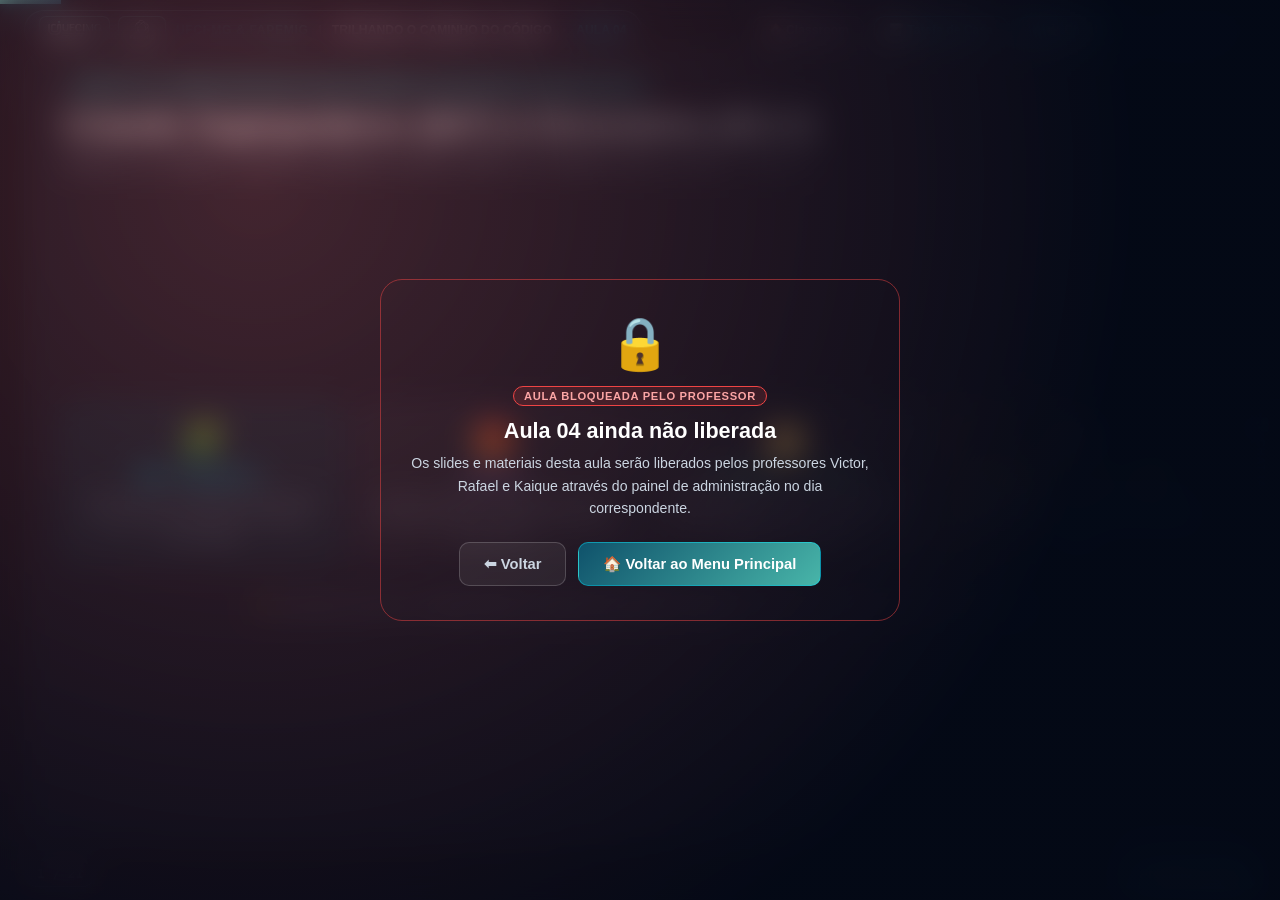
<file: arquivos-trilhando/Slides/aula-04-slides.html>
<!DOCTYPE html>
<html lang="pt-BR">
<head>
    <meta charset="UTF-8">
    <meta name="viewport" content="width=device-width, initial-scale=1.0">
    <title>Aula 04 — Funções (def/return) &amp; Dicionários (dict) | Trilhando o Caminho do Código</title>
    <link rel="stylesheet" href="slides-style.css">
    <style>
        .pillar-grid { display: grid; grid-template-columns: repeat(4, 1fr); gap: 14px; margin: 10px 0; }
        .pillar-card { background: rgba(255,255,255,.04); border: 1.5px solid rgba(255,255,255,.12); border-radius: 16px; padding: 16px 14px; text-align: center; }
        .pillar-icon { font-size: 2.1rem; margin-bottom: 6px; }
        .pillar-name { font-family: 'JetBrains Mono', monospace; font-size: 1.05rem; font-weight: 800; color: #00e5ff; margin-bottom: 5px; }
        .pillar-label { font-size: .78rem; color: #94a3b8; line-height: 1.45; }

        .step-badge { display: inline-flex; align-items: center; gap: 8px; background: rgba(37,99,235,.22); border: 1px solid rgba(0,229,255,.35); border-radius: 100px; padding: 5px 16px; font-size: .75rem; font-weight: 700; color: #00e5ff; letter-spacing: .5px; margin-bottom: 6px; text-transform: uppercase; }
        .engage-label { display: inline-flex; align-items: center; gap: 6px; background: rgba(245,158,11,.15); border: 1px solid rgba(245,158,11,.45); border-radius: 8px; padding: 4px 12px; font-size: .76rem; font-weight: 700; color: #f59e0b; margin-bottom: 6px; }

        .prompt-code { background: #040916; border: 1px solid rgba(0,229,255,.25); border-radius: 10px; padding: 12px 16px; font-family: 'JetBrains Mono', monospace; font-size: .82rem; color: #a7f3d0; line-height: 1.65; white-space: pre-wrap; margin: 6px 0; }
        .prompt-code .kw { color: #00e5ff; font-weight: 700; }
        .prompt-code .str { color: #fde68a; }
        .prompt-code .cm { color: #64748b; font-style: italic; }
        .prompt-code .fn { color: #c084fc; }
        .prompt-code .num { color: #fb923c; }

        .mission-grid { display: grid; grid-template-columns: repeat(3, 1fr); gap: 14px; }
        .mission-card { border-radius: 16px; padding: 16px; border: 1.5px solid; cursor: pointer; transition: transform .22s ease, box-shadow .22s ease; }
        .mission-card:hover { transform: translateY(-5px) scale(1.02); box-shadow: 0 14px 32px rgba(0,0,0,.45); }
        .mission-card h4 { font-size: .95rem; font-weight: 800; margin-bottom: 6px; }
        .mission-card p { font-size: .76rem; line-height: 1.5; color: #cbd5e1; }
        .mission-atm { background: rgba(139,92,246,.08); border-color: rgba(139,92,246,.45); }
        .mission-quiz { background: rgba(37,99,235,.08); border-color: rgba(37,99,235,.45); }
        .mission-health { background: rgba(16,185,129,.08); border-color: rgba(16,185,129,.45); }

        .stress-table { width: 100%; border-collapse: collapse; font-size: .8rem; margin-top: 8px; }
        .stress-table th { background: rgba(37,99,235,.3); color: #00e5ff; font-weight: 700; padding: 9px 12px; text-align: left; border-bottom: 1px solid rgba(0,229,255,.3); }
        .stress-table td { padding: 8px 12px; border-bottom: 1px solid rgba(255,255,255,.07); color: #cbd5e1; vertical-align: top; }
        .stress-table tr:nth-child(even) td { background: rgba(255,255,255,.03); }

        .summary-item { display: flex; align-items: flex-start; gap: 12px; background: rgba(255,255,255,.03); border: 1px solid rgba(255,255,255,.08); border-radius: 10px; padding: 9px 14px; }
        .summary-check { font-size: 1rem; flex-shrink: 0; margin-top: 1px; }
        .summary-text { font-size: .82rem; color: #cbd5e1; line-height: 1.45; }
        .summary-text strong { color: #fff; display: block; margin-bottom: 2px; }

        .hw-gate-card {
            background: radial-gradient(circle at 20% 20%, rgba(37, 99, 235, 0.22), rgba(10, 18, 38, 0.95));
            border: 2px solid rgba(0, 229, 255, 0.45);
            border-radius: 22px;
            padding: 32px;
            text-align: center;
            max-width: 780px;
            margin: 0 auto;
            display: flex;
            flex-direction: column;
            align-items: center;
            gap: 14px;
            box-shadow: 0 20px 55px rgba(0, 0, 0, 0.55);
        }
        .hw-gate-icon { font-size: 3.4rem; }
        .hw-gate-btn {
            background: linear-gradient(135deg, #2563eb, #00e5ff);
            color: #fff;
            border: none;
            padding: 14px 28px;
            border-radius: 14px;
            font-weight: 800;
            font-size: 1rem;
            cursor: pointer;
            box-shadow: 0 10px 30px rgba(0, 229, 255, 0.35);
            transition: transform .2s ease;
        }
        .hw-gate-btn:hover { transform: translateY(-3px) scale(1.02); }
    </style>
</head>
<body>

    <div class="bg-grid"></div>
    <div class="bg-glow-1"></div>
    <div class="bg-glow-2"></div>
    <div class="progress-bar-container"><div class="progress-bar" id="progressBar"></div></div>

    <!-- Top Bar -->
    <header class="top-bar">
        <div class="brand-badge">
            <div class="top-bar-logos">
                <img src="../Imagens/logo-cefet.jpg" alt="UFCI-MG" class="top-bar-logo-img">
                <img src="../Imagens/logo-fapemig.jpg" alt="FAPEMIG" class="top-bar-logo-img fapemig-circle">
            </div>
            <span class="cefet-tag">UFCI-MG &amp; FAPEMIG</span>
            <span style="opacity:.3">|</span>
            <span>TRILHANDO O CAMINHO DO CÓDIGO</span>
            <span style="opacity:.3">•</span>
            <span style="color:#00e5ff">AULA 04</span>
        </div>
        <div class="top-controls">
            <a href="../../index.html" class="control-btn">🏠 Classroom</a>
            <button class="control-btn" data-open-homework="aula04" style="border-color:rgba(0,229,255,.45);color:#00e5ff">📝 Tarefa de Casa</button>
            <button type="button" class="control-btn slide-ai-toggle-btn" id="slideAiChatToggleBtn" title="Abrir/Fechar Chat IA ao lado do slide (Atalho: I)"><span class="slide-ai-online-dot"></span> 🤖 Chat IA</button>
            <button class="control-btn" id="fullscreenToggle">⛶ Tela Cheia (F)</button>
        </div>
    </header>

    <main class="presentation-stage">

        <!-- SLIDE 1 — CAPA DA AULA 04 -->
        <section class="slide active">
            <div class="slide-header">
                <span class="slide-step">MÓDULO 04 • MODULARIZAÇÃO COM FUNÇÕES E ESTRUTURAS CHAVE-VALOR</span>
                <h1 class="slide-title">Criando Superpoderes (<code>def</code>) &amp; Dicionários (<code>dict</code>)</h1>
                <p class="slide-subtitle">Organize seu código em funções reutilizáveis e guarde dados com etiquetas claras <code>{chave: valor}</code>!</p>
            </div>
            <div class="slide-body">
                <div class="pillar-grid">
                    <div class="pillar-card" style="border-color:rgba(0,229,255,.4);background:rgba(0,229,255,.06)">
                        <div class="pillar-icon">🧩</div>
                        <div class="pillar-name">def funcao():</div>
                        <div class="pillar-label">Ensina um novo comando ao Python para usar quantas vezes quiser sem copiar e colar código!</div>
                    </div>
                    <div class="pillar-card" style="border-color:rgba(139,92,246,.4)">
                        <div class="pillar-icon">🎁</div>
                        <div class="pillar-name" style="color:#a78bfa">return</div>
                        <div class="pillar-label">Devolve o resultado calculado pela função para guardarmos em variáveis ou fazermos novas contas.</div>
                    </div>
                    <div class="pillar-card" style="border-color:rgba(16,185,129,.4)">
                        <div class="pillar-icon">🗂️</div>
                        <div class="pillar-name" style="color:#34d399">{"chave": valor}</div>
                        <div class="pillar-label">Dicionários guardam dados com etiquetas e métodos como <code>.get()</code>, <code>.update()</code>, <code>.pop()</code> e <code>.items()</code>!</div>
                    </div>
                    <div class="pillar-card" style="border-color:rgba(245,158,11,.45);background:rgba(245,158,11,.06)">
                        <div class="pillar-icon">🚀</div>
                        <div class="pillar-name" style="color:#fbbf24">Lista + Dict + def</div>
                        <div class="pillar-label">A combinação profissional que prepara o motor do nosso aplicativo visual na próxima aula!</div>
                    </div>
                </div>
                <div style="text-align:center;margin-top:12px;font-size:.8rem;color:#94a3b8">
                    ⚡ Começaremos agora com o <strong>Quiz Interativo de Revisão (10 questões rápidas)</strong> da Aula 03 (<code>try/except</code>, <code>while</code>, <code>for</code> e <code>Listas</code>)!
                </div>
            </div>
        </section>

        <!-- SLIDE 2 — BLOCO 1: QUIZ ESTILO NOTEBOOK LM (10 QUESTÕES DA AULA 03) -->
        <section class="slide">
            <div class="slide-header" style="margin-bottom:10px">
                <span class="step-badge">⚡ Bloco 1 — Quiz Interativo de Aquecimento (10 Questões)</span>
                <h2 class="slide-title" style="font-size:1.55rem">Relembrando: <code>try/except</code>, Laços (<code>while/for</code>) e <code>Listas []</code></h2>
            </div>
            <div class="slide-body" style="justify-content:flex-start">
                <div id="quizAula04Container" data-trilhando-quiz="aula04"></div>
            </div>
        </section>

        <!-- SLIDE 3 — TÓPICO 1: FUNÇÕES BÁSICO (EXPLICAÇÃO 1/2) -->
        <section class="slide">
            <div class="slide-header">
                <span class="step-badge">🧩 Tópico 1 • Funções — Explicação (1/2)</span>
                <h2 class="slide-title">Por que criar Funções? O Comando <code>def</code></h2>
                <p class="slide-subtitle">Regra DRY (Don't Repeat Yourself): em vez de repetir o mesmo bloco 10 vezes, crie uma receita e chame pelo nome!</p>
            </div>
            <div class="slide-body">
                <div class="grid-2" style="gap:18px;align-items:start">
                    <div class="content-box warn-box">
                        <h4>😫 Sem Função (Código repetido e difícil de mudar)</h4>
                        <div class="prompt-code" style="font-size:.84rem;line-height:1.65">
<span class="fn">print</span>(<span class="str">"===================="</span>)
<span class="fn">print</span>(<span class="str">"🎮 BEM-VINDO AO JOGO"</span>)
<span class="fn">print</span>(<span class="str">"===================="</span>)
<span class="cm"># Se precisar mostrar 5 vezes, terá que copiar tudo!</span>
                        </div>
                    </div>
                    <div class="content-box tip-box">
                        <h4>✨ Com Função <code>def</code> (Definir 1x, Chamar sempre!)</h4>
                        <div class="prompt-code" style="font-size:.84rem;line-height:1.65">
<span class="cm"># 1. DEFINIR (ensina a receita ao Python):</span>
<span class="kw">def</span> <span class="fn">mostrar_painel</span>():
    <span class="fn">print</span>(<span class="str">"===================="</span>)
    <span class="fn">print</span>(<span class="str">"🎮 BEM-VINDO AO JOGO"</span>)
    <span class="fn">print</span>(<span class="str">"===================="</span>)

<span class="cm"># 2. CHAMAR (coloca a função em ação!):</span>
<span class="fn">mostrar_painel</span>()
<span class="fn">mostrar_painel</span>()
                        </div>
                    </div>
                </div>
                <div class="content-box accent-box" style="margin-top:12px;padding:12px 16px;font-size:.88rem">
                    ⚠️ <strong>Atenção:</strong> Só escrever <code>def mostrar_painel():</code> não imprime nada na tela! A função só roda quando <strong>chamamos</strong> <code>mostrar_painel()</code> com parênteses embaixo!
                </div>
            </div>
        </section>

        <!-- SLIDE 4 — TÓPICO 1: FUNÇÕES BÁSICO (EXPLICAÇÃO 2/2) — PARÂMETROS E VALOR PADRÃO -->
        <section class="slide">
            <div class="slide-header">
                <span class="step-badge">🧩 Tópico 1 • Funções — Explicação (2/2)</span>
                <h2 class="slide-title">Passando Ingredientes: Parâmetros e Valores Padrão</h2>
                <p class="slide-subtitle">Parâmetros ficam nos parênteses <code>( )</code> e também podem ter um valor padrão caso o usuário não informe!</p>
            </div>
            <div class="slide-body">
                <div class="grid-2" style="gap:18px;align-items:start">
                    <div class="content-box" style="border-color:rgba(0,229,255,.35)">
                        <h4 style="color:#00e5ff;margin-bottom:8px">1️⃣ Função com 1 ou mais Parâmetros</h4>
                        <div class="prompt-code" style="font-size:.84rem;line-height:1.7">
<span class="kw">def</span> <span class="fn">apresentar_heroi</span>(nome, nivel):
    <span class="fn">print</span>(<span class="str">f"🛡️ Herói: <span class="kw">{nome}</span> | Nível: <span class="kw">{nivel}</span>"</span>)

<span class="cm"># Cada chamada envia valores diferentes na mesma ordem:</span>
<span class="fn">apresentar_heroi</span>(<span class="str">"Zelda"</span>, <span class="num">15</span>)
<span class="fn">apresentar_heroi</span>(<span class="str">"Link"</span>, <span class="num">20</span>)
                        </div>
                    </div>
                    <div class="content-box" style="border-color:rgba(167,139,250,.4)">
                        <h4 style="color:#a78bfa;margin-bottom:8px">2️⃣ Parâmetro com Valor Padrão (<code>vida=100</code>)</h4>
                        <div class="prompt-code" style="font-size:.84rem;line-height:1.7">
<span class="kw">def</span> <span class="fn">criar_jogador</span>(nome, vida=<span class="num">100</span>):
    <span class="fn">print</span>(<span class="str">f"🎮 <span class="kw">{nome}</span> entrou com ❤️ <span class="kw">{vida}</span> de vida!"</span>)

<span class="cm"># Se não passar a vida, assume 100 automaticamente:</span>
<span class="fn">criar_jogador</span>(<span class="str">"Ana"</span>)        <span class="cm"># → ❤️ 100 de vida!</span>
<span class="fn">criar_jogador</span>(<span class="str">"Boss"</span>, <span class="num">500</span>)  <span class="cm"># → ❤️ 500 de vida!</span>
                        </div>
                        <p style="font-size:.8rem;color:#cbd5e1;margin-top:8px">
                            💡 Parâmetros com valor padrão (<code>=100</code>) evitam <code>TypeError</code> quando um argumento é opcional!
                        </p>
                    </div>
                </div>
            </div>
        </section>

        <!-- SLIDE 5 — TÓPICO 1: EXERCÍCIO BÁSICO DE FUNÇÃO (3/3) -->
        <section class="slide">
            <div class="slide-header">
                <span class="step-badge" style="background:rgba(16,185,129,.18);border-color:#10b981;color:#6ee7b7">⚡ Tópico 1 • Exercício Básico de Função (3/3) — Mão na Massa!</span>
                <h2 class="slide-title">Treino Relâmpago: Meu Primeiro Comando <code>def</code></h2>
                <p class="slide-subtitle">Crie e chame sua própria função com parâmetros no editor!</p>
            </div>
            <div class="slide-body">
                <div class="grid-2" style="gap:16px;align-items:start">
                    <div class="content-box" style="border-color:rgba(16,185,129,.45);background:rgba(16,185,129,.06);padding:16px">
                        <h4 style="color:#34d399;font-size:1rem;margin-bottom:8px">🎯 Escolha UMA das missões rápidas:</h4>
                        <p style="font-size:.88rem;color:#e2e8f0;line-height:1.65;margin-bottom:10px">
                            <strong>Opção A — Megafone de Boas-Vindas:</strong><br>
                            Crie a função <code>def gritar_gol(time):</code> que imprime <code>f"⚽ GOOOL DO {time}!!!"</code>. Depois chame a função 3 vezes passando 3 times diferentes!
                        </p>
                        <p style="font-size:.88rem;color:#e2e8f0;line-height:1.65;margin:0">
                            <strong>Opção B — Cartão de Visita Gamer:</strong><br>
                            Crie a função <code>def mostrar_status(nick, jogo):</code> que mostra o apelido e o jogo favorito. Chame para você e para sua dupla!
                        </p>
                    </div>
                    <div class="content-box" style="background:rgba(0,0,0,.45);padding:16px">
                        <h4 style="font-size:.86rem;color:#94a3b8;margin-bottom:8px;text-transform:uppercase">Modelo de Referência:</h4>
                        <div class="prompt-code" style="font-size:.86rem;line-height:1.75;padding:12px 14px">
<span class="cm"># 1. Definindo a função com parâmetro</span>
<span class="kw">def</span> <span class="fn">mostrar_status</span>(nick, jogo):
    <span class="fn">print</span>(<span class="str">"------------------------"</span>)
    <span class="fn">print</span>(<span class="str">f"🎮 Jogador: <span class="kw">{nick}</span>"</span>)
    <span class="fn">print</span>(<span class="str">f"🏆 Jogo favorito: <span class="kw">{jogo}</span>"</span>)

<span class="cm"># 2. Chamando a função 2 vezes</span>
<span class="fn">mostrar_status</span>(<span class="str">"Shadow"</span>, <span class="str">"Minecraft"</span>)
<span class="fn">mostrar_status</span>(<span class="str">"Fenix"</span>, <span class="str">"Valorant"</span>)
                        </div>
                    </div>
                </div>
            </div>
        </section>

        <!-- SLIDE 6 — TÓPICO 2: RETURN E ESCOPO (EXPLICAÇÃO 1/2) -->
        <section class="slide">
            <div class="slide-header">
                <span class="step-badge">🎁 Tópico 2 • Retorno (return) — Explicação (1/2)</span>
                <h2 class="slide-title">A Diferença entre <code>print()</code> e <code>return</code></h2>
                <p class="slide-subtitle">O <code>print()</code> apenas mostra na tela e esquece; o <code>return</code> <strong>entrega o valor</strong> para guardarmos em uma variável!</p>
            </div>
            <div class="slide-body">
                <div class="grid-2" style="gap:18px;align-items:start">
                    <div class="content-box warn-box">
                        <h4>📺 Apenas <code>print()</code> (Não devolve o valor)</h4>
                        <div class="prompt-code" style="font-size:.84rem;line-height:1.68">
<span class="kw">def</span> <span class="fn">somar_sem_return</span>(a, b):
    <span class="fn">print</span>(a + b)

<span class="cm"># Mostra 8 na tela, mas NÃO entrega para a variável!</span>
<span class="kw">resultado</span> = <span class="fn">somar_sem_return</span>(<span class="num">5</span>, <span class="num">3</span>)
<span class="fn">print</span>(resultado) <span class="cm"># → Imprime None (Vazio!)</span>
                        </div>
                    </div>
                    <div class="content-box tip-box">
                        <h4>🎁 Com <code>return</code> (Devolve o resultado real!)</h4>
                        <div class="prompt-code" style="font-size:.84rem;line-height:1.68">
<span class="kw">def</span> <span class="fn">somar</span>(a, b):
    <span class="kw">return</span> a + b

<span class="cm"># Agora a variável 'total' recebe o número 8!</span>
<span class="kw">total</span> = <span class="fn">somar</span>(<span class="num">5</span>, <span class="num">3</span>)
<span class="fn">print</span>(<span class="str">f"O dobro da soma é: <span class="kw">{total * 2}</span>"</span>) <span class="cm"># → 16!</span>
                        </div>
                    </div>
                </div>
            </div>
        </section>

        <!-- SLIDE 7 — TÓPICO 2: RETURN E ESCOPO (EXPLICAÇÃO 2/2) -->
        <section class="slide">
            <div class="slide-header">
                <span class="step-badge">🎁 Tópico 2 • Retorno &amp; Escopo — Explicação (2/2)</span>
                <h2 class="slide-title">Escopo Local: O que nasce na função, fica na função!</h2>
                <p class="slide-subtitle">Variáveis criadas dentro do <code>def</code> são invisíveis fora dele — por isso usamos o <code>return</code> para tirar o resultado de lá!</p>
            </div>
            <div class="slide-body">
                <div class="grid-2" style="gap:18px;align-items:start">
                    <div class="content-box" style="background:rgba(0,0,0,.45)">
                        <h4 style="color:#fca5a5;margin-bottom:8px">🚨 O Erro Clássico: <code>NameError</code></h4>
                        <div class="prompt-code" style="font-size:.84rem;line-height:1.65">
<span class="kw">def</span> <span class="fn">calcular_bonus</span>(pontos):
    <span class="kw">bonus</span> = pontos * <span class="num">2</span> <span class="cm"># 'bonus' nasceu aqui dentro!</span>
    <span class="kw">return</span> bonus

<span class="cm"># ERRADO: tentar imprimir 'bonus' direto fora da função</span>
<span class="cm"># print(bonus) → 💥 NameError: 'bonus' is not defined!</span>

<span class="cm"># CERTO: guardar o retorno da função em uma variável!</span>
<span class="kw">meu_premio</span> = <span class="fn">calcular_bonus</span>(<span class="num">50</span>)
<span class="fn">print</span>(<span class="str">f"Prêmio final: <span class="kw">{meu_premio}</span>"</span>) <span class="cm"># → 100!</span>
                        </div>
                    </div>
                    <div class="content-box" style="border-color:rgba(0,229,255,.35)">
                        <h4 style="color:#00e5ff;margin-bottom:8px">🧮 Exemplo Prático: Calculadora de Média</h4>
                        <div class="prompt-code" style="font-size:.84rem;line-height:1.65">
<span class="kw">def</span> <span class="fn">calcular_media</span>(n1, n2):
    <span class="kw">media</span> = (n1 + n2) / <span class="num">2</span>
    <span class="kw">return</span> media

<span class="kw">nota_final</span> = <span class="fn">calcular_media</span>(<span class="num">8.0</span>, <span class="num">9.0</span>)

<span class="kw">if</span> nota_final &gt;= <span class="num">7.0</span>:
    <span class="fn">print</span>(<span class="str">f"🎉 Aprovado com média <span class="kw">{nota_final}</span>!"</span>)
<span class="kw">else</span>:
    <span class="fn">print</span>(<span class="str">f"📚 Média <span class="kw">{nota_final}</span>: Estude mais!"</span>)
                        </div>
                    </div>
                </div>
            </div>
        </section>

        <!-- SLIDE 8 — TÓPICO 2: EXERCÍCIO BÁSICO DE RETURN (3/3) -->
        <section class="slide">
            <div class="slide-header">
                <span class="step-badge" style="background:rgba(16,185,129,.18);border-color:#10b981;color:#6ee7b7">⚡ Tópico 2 • Exercício Básico de Return (3/3) — Mão na Massa!</span>
                <h2 class="slide-title">Treino Relâmpago: Máquina de Desconto com <code>return</code></h2>
                <p class="slide-subtitle">Crie uma função que calcula e devolve um valor usando <code>return</code>!</p>
            </div>
            <div class="slide-body">
                <div class="grid-2" style="gap:16px;align-items:start">
                    <div class="content-box" style="border-color:rgba(16,185,129,.45);background:rgba(16,185,129,.06);padding:16px">
                        <h4 style="color:#34d399;font-size:1rem;margin-bottom:8px">🛒 Siga os 3 passos no editor:</h4>
                        <ol style="font-size:.88rem;color:#e2e8f0;line-height:1.85;padding-left:20px;margin:0">
                            <li>Crie a função <code>def aplicar_desconto(preco):</code> que devolve com <code>return preco - 10</code> (R$ 10 de desconto).</li>
                            <li>Peça o preço de um produto (ou teste com <code> aplicar_desconto(80)</code>) e guarde o resultado na variável <code>valor_final</code>.</li>
                            <li>Mostre o <code>valor_final</code> na tela com <code>print()</code>!</li>
                        </ol>
                    </div>
                    <div class="content-box" style="background:rgba(0,0,0,.45);padding:16px">
                        <h4 style="font-size:.86rem;color:#94a3b8;margin-bottom:8px;text-transform:uppercase">Esqueleto para testar:</h4>
                        <div class="prompt-code" style="font-size:.86rem;line-height:1.75;padding:12px 14px">
<span class="kw">def</span> <span class="fn">aplicar_desconto</span>(preco):
    <span class="kw">novo_preco</span> = preco - <span class="num">10</span>
    <span class="kw">return</span> novo_preco

<span class="cm"># Chamando e guardando o retorno na variável</span>
<span class="kw">valor_final</span> = <span class="fn">aplicar_desconto</span>(<span class="num">85.0</span>)
<span class="fn">print</span>(<span class="str">f"💰 Preço com cupom: R$ <span class="kw">{valor_final}</span>"</span>)
                        </div>
                    </div>
                </div>
            </div>
        </section>

        <!-- SLIDE 9 — INTERVALO (ENTRE FUNÇÕES E DICIONÁRIOS) -->
        <section class="slide">
            <div class="slide-header">
                <span class="slide-step">☕ PAUSA</span>
                <h2 class="slide-title">Intervalo — 15 Minutos</h2>
                <p class="slide-subtitle">Descanse, coma, tome água. Na volta: é hora de dominar Dicionários <code>{chave: valor}</code> e todos os seus comandos!</p>
            </div>
            <div class="slide-body" style="display:flex;align-items:center;justify-content:center">
                <div style="text-align:center;padding:30px">
                    <div style="font-size:5rem;margin-bottom:16px">☕</div>
                    <div style="font-size:1.3rem;font-weight:700;color:#f8fafc;margin-bottom:10px">Pausa para Intervalo</div>
                    <div style="font-size:.9rem;color:#94a3b8;max-width:480px;margin:0 auto;line-height:1.6">Já dominamos Funções (<code>def</code> e <code>return</code>)! Quando voltar, vamos aprender a estrutura mais usada em sistemas reais: <strong style="color:#00e5ff">Dicionários (<code>dict</code>)</strong> com <code>.get()</code>, <code>.update()</code>, <code>.pop()</code> e <code>.items()</code>!</div>
                    <div style="margin-top:20px;background:rgba(0,229,255,.08);border:1px solid rgba(0,229,255,.3);border-radius:12px;padding:14px 24px;display:inline-block">
                        <div style="font-size:.78rem;color:#94a3b8;margin-bottom:4px">DEIXE O VS CODE ABERTO</div>
                        <div style="font-family:'JetBrains Mono',monospace;font-size:.9rem;color:#00e5ff">aula04_dicionarios.py</div>
                    </div>
                </div>
            </div>
        </section>

        <!-- SLIDE 10 — TÓPICO 3: DICIONÁRIOS BÁSICO (EXPLICAÇÃO 1/3) -->
        <section class="slide">
            <div class="slide-header">
                <span class="step-badge">🗂️ Tópico 3 • Dicionários — Explicação Básica (1/3)</span>
                <h2 class="slide-title">Lista vs Dicionário: O Poder do <code>{chave: valor}</code></h2>
                <p class="slide-subtitle">Na lista buscamos pelo número da posição <code>[0]</code>; no Dicionário buscamos pelo nome da <strong>etiqueta (chave)</strong>!</p>
            </div>
            <div class="slide-body">
                <div class="grid-2" style="gap:18px;align-items:start">
                    <div class="content-box warn-box">
                        <h4>🤔 Com Lista (O que significa cada número?)</h4>
                        <div class="prompt-code" style="font-size:.84rem;line-height:1.68">
<span class="kw">heroi_lista</span> = [<span class="str">"Link"</span>, <span class="num">100</span>, <span class="num">50</span>, <span class="str">"Espada"</span>]
<span class="cm"># O que é 100? É a vida, o nível ou o ouro?</span>
<span class="fn">print</span>(heroi_lista[<span class="num">1</span>])
                        </div>
                    </div>
                    <div class="content-box tip-box">
                        <h4>🗂️ Com Dicionário <code>{ }</code> (Tudo Etiquetado!)</h4>
                        <div class="prompt-code" style="font-size:.84rem;line-height:1.68">
<span class="kw">heroi</span> = {
    <span class="str">"nome"</span>: <span class="str">"Link"</span>,
    <span class="str">"vida"</span>: <span class="num">100</span>,
    <span class="str">"ouro"</span>: <span class="num">50</span>,
    <span class="str">"arma"</span>: <span class="str">"Espada"</span>
}
<span class="fn">print</span>(heroi[<span class="str">"nome"</span>]) <span class="cm"># → Link</span>
<span class="fn">print</span>(heroi[<span class="str">"vida"</span>]) <span class="cm"># → 100</span>
                        </div>
                    </div>
                </div>
                <div class="content-box accent-box" style="margin-top:12px;padding:12px 16px;font-size:.86rem">
                    📌 <strong>Anatomia do par <code>"chave": valor</code>:</strong> A <strong>chave</strong> (à esquerda dos dois-pontos <code>:</code>) é a etiqueta de busca, e o <strong>valor</strong> (à direita) pode ser texto, número, booleano ou até uma lista!
                </div>
            </div>
        </section>

        <!-- SLIDE 11 — TÓPICO 3: DICIONÁRIOS BÁSICO (EXPLICAÇÃO 2/3) -->
        <section class="slide">
            <div class="slide-header">
                <span class="step-badge">🗂️ Tópico 3 • Dicionários — Explicação Básica (2/3)</span>
                <h2 class="slide-title">Alterando Valores, Criando Chaves e Proteção com <code>.get()</code></h2>
                <p class="slide-subtitle">Dicionários NÃO usam <code>.append()</code>! Basta atribuir <code>dicionario["nova_chave"] = valor</code></p>
            </div>
            <div class="slide-body">
                <div class="grid-2" style="gap:16px;align-items:start">
                    <div class="content-box" style="background:rgba(0,0,0,.45)">
                        <h4 style="color:#00e5ff;margin-bottom:8px">✏️ Atualizando 1 Chave ou Criando Nova</h4>
                        <div class="prompt-code" style="font-size:.84rem;line-height:1.68">
<span class="kw">pet</span> = {<span class="str">"nome"</span>: <span class="str">"Rex"</span>, <span class="str">"fome"</span>: <span class="num">50</span>}

<span class="cm"># 1. Se a chave JÁ EXISTE, substitui o valor:</span>
pet[<span class="str">"fome"</span>] = <span class="num">10</span>

<span class="cm"># 2. Se a chave NÃO EXISTE, cria na hora:</span>
pet[<span class="str">"brinquedo"</span>] = <span class="str">"Bolinha"</span>

<span class="fn">print</span>(pet)
<span class="cm"># {'nome': 'Rex', 'fome': 10, 'brinquedo': 'Bolinha'}</span>
                        </div>
                    </div>
                    <div class="content-box" style="border-color:rgba(245,158,11,.45)">
                        <h4 style="color:#fbbf24;margin-bottom:8px">🛡️ Evitando o <code>KeyError</code> com <code>.get()</code></h4>
                        <div class="prompt-code" style="font-size:.84rem;line-height:1.68">
<span class="cm"># Se a chave não existir, colchetes dão erro:</span>
<span class="cm"># print(pet["cor"]) → 💥 KeyError: 'cor'</span>

<span class="cm"># Com .get(), se não existir, devolve o valor padrão:</span>
<span class="fn">print</span>(pet.<span class="fn">get</span>(<span class="str">"cor"</span>, <span class="str">"Cor não cadastrada"</span>))
                        </div>
                        <p style="font-size:.8rem;color:#cbd5e1;margin-top:8px">
                            💡 Use <code>dicionario.get("chave", "padrão")</code> sempre que não tiver certeza se a chave já foi criada!
                        </p>
                    </div>
                </div>
            </div>
        </section>

        <!-- SLIDE 12 — TÓPICO 3: DICIONÁRIOS BÁSICO (EXPLICAÇÃO 3/3) — .UPDATE(), .POP(), DEL, IN, LEN() -->
        <section class="slide">
            <div class="slide-header">
                <span class="step-badge">🗂️ Tópico 3 • Dicionários — Explicação Básica (3/3)</span>
                <h2 class="slide-title">Comandos Poderosos: <code>.update()</code>, <code>.pop()</code>, <code>del</code> e <code>in</code></h2>
                <p class="slide-subtitle">Como atualizar várias chaves de uma vez, apagar etiquetas com segurança e verificar se uma chave existe!</p>
            </div>
            <div class="slide-body">
                <div class="grid-2" style="gap:16px;align-items:start">
                    <div style="display:flex;flex-direction:column;gap:8px">
                        <div class="summary-item" style="padding:10px 14px">
                            <span class="summary-check" style="font-size:1.1rem">⚡</span>
                            <div class="summary-text"><strong>dict.update({...}) → Atualiza/Adiciona em Lote</strong>Modifica várias chaves existentes e cria chaves novas em um único comando!</div>
                        </div>
                        <div class="summary-item" style="padding:10px 14px">
                            <span class="summary-check" style="font-size:1.1rem">🗑️</span>
                            <div class="summary-text"><strong>dict.pop("chave", padrao) → Remove e Devolve</strong>Apaga a chave do dicionário e entrega o valor que estava guardado nela.</div>
                        </div>
                        <div class="summary-item" style="padding:10px 14px">
                            <span class="summary-check" style="font-size:1.1rem">✂️</span>
                            <div class="summary-text"><strong>del dict["chave"] → Apaga Direto</strong>Remove o par chave-valor na hora (cuidado: dá <code>KeyError</code> se não existir).</div>
                        </div>
                        <div class="summary-item" style="padding:10px 14px">
                            <span class="summary-check" style="font-size:1.1rem">🔍</span>
                            <div class="summary-text"><strong>"chave" in dict &amp; len(dict) → Checa e Conta</strong>Testa com <code>if "vip" in conta:</code> se a etiqueta existe e conta pares com <code>len()</code>.</div>
                        </div>
                    </div>
                    <div class="content-box" style="background:rgba(0,0,0,.45);padding:14px 16px">
                        <h4 style="color:#00e5ff;font-size:.9rem;margin-bottom:6px">💻 Veja os 4 comandos em ação no VS Code:</h4>
                        <div class="prompt-code" style="font-size:.8rem;line-height:1.62;padding:10px 12px">
<span class="kw">conta</span> = {<span class="str">"usuario"</span>: <span class="str">"Nina"</span>, <span class="str">"pontos"</span>: <span class="num">100</span>, <span class="str">"temp"</span>: <span class="str">"abc"</span>}

<span class="cm"># 1. .update() atualiza 'pontos' e cria 'nivel' e 'vip' de uma vez!</span>
conta.<span class="fn">update</span>({<span class="str">"pontos"</span>: <span class="num">250</span>, <span class="str">"nivel"</span>: <span class="num">5</span>, <span class="str">"vip"</span>: <span class="kw">True</span>})

<span class="cm"># 2. .pop() remove a chave 'temp' com segurança:</span>
<span class="kw">removido</span> = conta.<span class="fn">pop</span>(<span class="str">"temp"</span>, <span class="str">"Não tinha"</span>)

<span class="cm"># 3. Verificando com 'in' e contando com len():</span>
<span class="kw">if</span> <span class="str">"vip"</span> <span class="kw">in</span> conta:
    <span class="fn">print</span>(<span class="str">f"🌟 VIP ativo! Total de chaves: <span class="kw">{len(conta)}</span>"</span>)
<span class="fn">print</span>(conta)
                        </div>
                    </div>
                </div>
            </div>
        </section>

        <!-- SLIDE 13 — TÓPICO 3: EXERCÍCIO PRÁTICO DE DICIONÁRIO E MÉTODOS -->
        <section class="slide">
            <div class="slide-header">
                <span class="step-badge" style="background:rgba(16,185,129,.18);border-color:#10b981;color:#6ee7b7">⚡ Tópico 3 • Exercício Prático de Dicionários — Mão na Massa!</span>
                <h2 class="slide-title">Treino Relâmpago: Evoluindo Perfil com <code>.update()</code> e <code>.pop()</code></h2>
                <p class="slide-subtitle">Crie um dicionário, atualize várias chaves com <code>.update()</code>, remova uma com <code>.pop()</code> e busque com <code>.get()</code>!</p>
            </div>
            <div class="slide-body">
                <div class="grid-2" style="gap:16px;align-items:start">
                    <div class="content-box" style="border-color:rgba(16,185,129,.45);background:rgba(16,185,129,.06);padding:16px">
                        <h4 style="color:#34d399;font-size:1rem;margin-bottom:8px">🗂️ Siga os 4 passos no editor:</h4>
                        <ol style="font-size:.86rem;color:#e2e8f0;line-height:1.82;padding-left:20px;margin:0">
                            <li>Crie o dicionário <code>perfil</code> com <code>"nome"</code>, <code>"nivel": 1</code> e <code>"rascunho": "apagar"</code>.</li>
                            <li>Use <code>perfil.update({"nivel": 10, "guilda": "Titãs", "moedas": 500})</code> para evoluir o perfil de uma só vez!</li>
                            <li>Remova a chave <code>"rascunho"</code> usando <code>perfil.pop("rascunho", None)</code>.</li>
                            <li>Mostre o dicionário atualizado, quantos pares ele tem com <code>len(perfil)</code> e teste <code>perfil.get("cidade", "Varginha")</code>!</li>
                        </ol>
                    </div>
                    <div class="content-box" style="background:rgba(0,0,0,.45);padding:16px">
                        <h4 style="font-size:.86rem;color:#94a3b8;margin-bottom:8px;text-transform:uppercase">Esqueleto para testar no VS Code:</h4>
                        <div class="prompt-code" style="font-size:.82rem;line-height:1.68;padding:12px 14px">
<span class="kw">perfil</span> = {
    <span class="str">"nome"</span>: <span class="str">"Victor"</span>,
    <span class="str">"nivel"</span>: <span class="num">1</span>,
    <span class="str">"rascunho"</span>: <span class="str">"temporario"</span>
}

<span class="cm"># 1. Atualizando em lote com .update()</span>
perfil.<span class="fn">update</span>({<span class="str">"nivel"</span>: <span class="num">10</span>, <span class="str">"guilda"</span>: <span class="str">"Titãs"</span>, <span class="str">"moedas"</span>: <span class="num">500</span>})

<span class="cm"># 2. Removendo chave desnecessária com .pop()</span>
perfil.<span class="fn">pop</span>(<span class="str">"rascunho"</span>, <span class="kw">None</span>)

<span class="fn">print</span>(<span class="str">f"Total de chaves: <span class="kw">{len(perfil)}</span>"</span>)
<span class="fn">print</span>(<span class="str">"Cidade:"</span>, perfil.<span class="fn">get</span>(<span class="str">"cidade"</span>, <span class="str">"Varginha - MG"</span>))
<span class="fn">print</span>(<span class="str">"Perfil final:"</span>, perfil)
                        </div>
                    </div>
                </div>
            </div>
        </section>

        <!-- SLIDE 14 — TÓPICO 4: PERCORRENDO DICIONÁRIOS COM .KEYS(), .VALUES() E .ITEMS() (1/2) -->
        <section class="slide">
            <div class="slide-header">
                <span class="step-badge">🔁 Tópico 4 • Dicionários e Laços — Explicação (1/2)</span>
                <h2 class="slide-title">Percorrendo Dicionários: <code>.keys()</code>, <code>.values()</code> e <code>.items()</code></h2>
                <p class="slide-subtitle">Como usar o laço <code>for</code> para ler todas as etiquetas e todos os valores de um dicionário automaticamente!</p>
            </div>
            <div class="slide-body">
                <div class="grid-2" style="gap:16px;align-items:start">
                    <div class="content-box" style="background:rgba(0,0,0,.45)">
                        <h4 style="color:#00e5ff;margin-bottom:6px">🔑 <code>.keys()</code> (Só Chaves) vs 📊 <code>.values()</code> (Só Valores)</h4>
                        <div class="prompt-code" style="font-size:.81rem;line-height:1.6">
<span class="kw">notas</span> = {<span class="str">"Matemática"</span>: <span class="num">9.5</span>, <span class="str">"Python"</span>: <span class="num">10.0</span>, <span class="str">"Física"</span>: <span class="num">8.0</span>}

<span class="cm"># 1. Ver apenas as matérias (chaves):</span>
<span class="fn">print</span>(<span class="fn">list</span>(notas.<span class="fn">keys</span>()))   <span class="cm"># ['Matemática', 'Python', 'Física']</span>

<span class="cm"># 2. Somar apenas as notas (valores):</span>
<span class="kw">soma</span> = <span class="num">0</span>
<span class="kw">for</span> v <span class="kw">in</span> notas.<span class="fn">values</span>():
    soma = soma + v
<span class="fn">print</span>(<span class="str">f"Soma das notas: <span class="kw">{soma}</span>"</span>)
                        </div>
                    </div>
                    <div class="content-box" style="border-color:rgba(16,185,129,.45)">
                        <h4 style="color:#34d399;margin-bottom:6px">🏆 O Campeão: <code>.items()</code> (Chave + Valor juntos!)</h4>
                        <div class="prompt-code" style="font-size:.81rem;line-height:1.6">
<span class="cm"># Com .items(), o for entrega a CHAVE e o VALOR ao mesmo tempo!</span>
<span class="kw">for</span> materia, nota <span class="kw">in</span> notas.<span class="fn">items</span>():
    <span class="fn">print</span>(<span class="str">f"📘 <span class="kw">{materia}</span> → Nota: <span class="kw">{nota}</span>"</span>)

<span class="cm"># Saída no terminal:</span>
<span class="cm"># 📘 Matemática → Nota: 9.5</span>
<span class="cm"># 📘 Python → Nota: 10.0</span>
<span class="cm"># 📘 Física → Nota: 8.0</span>
                        </div>
                        <p style="font-size:.8rem;color:#cbd5e1;margin-top:8px">
                            💡 <strong>Dica de Ouro:</strong> Em <code>for k, v in d.items():</code>, a 1ª variável sempre recebe a <strong>chave</strong> e a 2ª recebe o <strong>valor</strong>!
                        </p>
                    </div>
                </div>
            </div>
        </section>

        <!-- SLIDE 15 — TÓPICO 4: EXERCÍCIO PRÁTICO COM .ITEMS() E .UPDATE() (2/2) -->
        <section class="slide">
            <div class="slide-header">
                <span class="step-badge" style="background:rgba(16,185,129,.18);border-color:#10b981;color:#6ee7b7">⚡ Tópico 4 • Exercício Prático com .items() (2/2) — Mão na Massa!</span>
                <h2 class="slide-title">Treino Relâmpago: Estoque Inteligente com <code>.items()</code> e <code>.update()</code></h2>
                <p class="slide-subtitle">Use <code>.update()</code> para abastecer o dicionário e <code>for chave, valor in estoque.items():</code> para gerar o relatório!</p>
            </div>
            <div class="slide-body">
                <div class="grid-2" style="gap:16px;align-items:start">
                    <div class="content-box" style="border-color:rgba(16,185,129,.45);background:rgba(16,185,129,.06);padding:16px">
                        <h4 style="color:#34d399;font-size:1rem;margin-bottom:8px">📦 Missão no VS Code:</h4>
                        <ol style="font-size:.86rem;color:#e2e8f0;line-height:1.82;padding-left:20px;margin:0">
                            <li>Crie um dicionário <code>estoque = {"Poção": 5, "Flecha": 20, "Escudo": 1}</code>.</li>
                            <li>Chegou uma nova remessa! Use <code>estoque.update({"Poção": 12, "Espada": 3})</code> para atualizar as poções e adicionar espadas.</li>
                            <li>Percorra com <code>for item, qtd in estoque.items():</code> e mostre cada produto e sua quantidade!</li>
                            <li><strong>Bônus:</strong> Dentro do <code>for</code>, se <code>qtd &lt; 5</code>, mostre um aviso <code>"⚠️ Estoque baixo!"</code>.</li>
                        </ol>
                    </div>
                    <div class="content-box" style="background:rgba(0,0,0,.45);padding:14px">
                        <h4 style="font-size:.84rem;color:#94a3b8;margin-bottom:6px;text-transform:uppercase">Modelo Guia (.update + .items + if/else):</h4>
                        <div class="prompt-code" style="font-size:.82rem;line-height:1.65;padding:10px 12px">
<span class="kw">estoque</span> = {<span class="str">"Poção"</span>: <span class="num">5</span>, <span class="str">"Flecha"</span>: <span class="num">20</span>, <span class="str">"Escudo"</span>: <span class="num">1</span>}

<span class="cm"># Atualizando e adicionando novos itens com .update()</span>
estoque.<span class="fn">update</span>({<span class="str">"Poção"</span>: <span class="num">12</span>, <span class="str">"Espada"</span>: <span class="num">3</span>})

<span class="cm"># Percorrendo chave e valor com .items()</span>
<span class="kw">for</span> item, qtd <span class="kw">in</span> estoque.<span class="fn">items</span>():
    <span class="kw">if</span> qtd &lt; <span class="num">5</span>:
        <span class="fn">print</span>(<span class="str">f"⚠️ <span class="kw">{item}</span>: apenas <span class="kw">{qtd}</span> un. (Estoque baixo!)"</span>)
    <span class="kw">else</span>:
        <span class="fn">print</span>(<span class="str">f"✅ <span class="kw">{item}</span>: <span class="kw">{qtd}</span> unidades"</span>)
                        </div>
                    </div>
                </div>
            </div>
        </section>

        <!-- SLIDE 16 — TÓPICO 5: INTEGRAÇÃO AVANÇADA (EXPLICAÇÃO 1/3) — LISTA DE DICIONÁRIOS -->
        <section class="slide">
            <div class="slide-header">
                <span class="step-badge" style="background:rgba(245,158,11,.16);border-color:#f59e0b;color:#fcd34d">🔥 Tópico 5 • Integração Avançada — Explicação (1/3)</span>
                <h2 class="slide-title">A Dupla de Ouro: Lista de Dicionários!</h2>
                <p class="slide-subtitle">Como o Instagram, o Spotify e o iFood guardam dados? Uma <strong>Lista</strong> onde cada item é um <strong>Dicionário</strong>!</p>
            </div>
            <div class="slide-body">
                <div class="grid-2" style="gap:16px;align-items:start">
                    <div class="content-box" style="background:rgba(0,0,0,.45)">
                        <h4 style="color:#00e5ff;margin-bottom:6px">📦 Vários Dicionários dentro de uma Lista</h4>
                        <div class="prompt-code" style="font-size:.82rem;line-height:1.62">
<span class="kw">cardapio</span> = [
    {<span class="str">"item"</span>: <span class="str">"Pizza"</span>, <span class="str">"preco"</span>: <span class="num">40.0</span>},
    {<span class="str">"item"</span>: <span class="str">"Suco"</span>,  <span class="str">"preco"</span>: <span class="num">8.0</span>},
    {<span class="str">"item"</span>: <span class="str">"Açaí"</span>,  <span class="str">"preco"</span>: <span class="num">18.0</span>}
]

<span class="cm"># Percorrendo tudo com um simples for:</span>
<span class="kw">for</span> produto <span class="kw">in</span> cardapio:
    <span class="fn">print</span>(<span class="str">f"🍽️ <span class="kw">{produto['item']}</span> custa R$ <span class="kw">{produto['preco']}</span>"</span>)
                        </div>
                    </div>
                    <div class="content-box" style="border-color:rgba(245,158,11,.4)">
                        <h4 style="color:#fbbf24;margin-bottom:6px">➕ Cadastrando Novo Dicionário na Lista</h4>
                        <div class="prompt-code" style="font-size:.82rem;line-height:1.62">
<span class="cm"># Criamos um dicionário novo e damos .append() na lista!</span>
<span class="kw">novo</span> = {<span class="str">"item"</span>: <span class="str">"Pastel"</span>, <span class="str">"preco"</span>: <span class="num">10.0</span>}
cardapio.<span class="fn">append</span>(novo)

<span class="fn">print</span>(<span class="str">f"Total no cardápio: <span class="kw">{len(cardapio)}</span> opções"</span>)
                        </div>
                        <p style="font-size:.8rem;color:#cbd5e1;margin-top:8px">
                            🎯 <strong>Por que isso é tão importante?</strong> Nos nossos aplicativos Flet da próxima aula, cada cadastro do usuário será salvo exatamente assim!
                        </p>
                    </div>
                </div>
            </div>
        </section>

        <!-- SLIDE 17 — TÓPICO 5: INTEGRAÇÃO AVANÇADA (EXPLICAÇÃO 2/3) — FUNÇÕES + DICIONÁRIOS -->
        <section class="slide">
            <div class="slide-header">
                <span class="step-badge" style="background:rgba(245,158,11,.16);border-color:#f59e0b;color:#fcd34d">🔥 Tópico 5 • Integração Avançada — Explicação (2/3)</span>
                <h2 class="slide-title">Conectando Funções (<code>def</code>) com Lista de Dicionários</h2>
                <p class="slide-subtitle">Criamos funções especializadas para cadastrar, atualizar com <code>.update()</code> e listar dados!</p>
            </div>
            <div class="slide-body">
                <div class="grid-2" style="gap:16px;align-items:start">
                    <div class="content-box" style="background:rgba(0,0,0,.45)">
                        <span class="engage-label" style="margin-bottom:6px">⌨️ Engenharia de Software — sistema_escola.py</span>
                        <div class="prompt-code" style="font-size:.8rem;line-height:1.58">
<span class="kw">turma</span> = []

<span class="kw">def</span> <span class="fn">cadastrar_aluno</span>(nome, nota):
    <span class="kw">aluno</span> = {<span class="str">"nome"</span>: nome, <span class="str">"nota"</span>: nota}
    aluno.<span class="fn">update</span>({<span class="str">"aprovado"</span>: nota &gt;= <span class="num">7.0</span>})
    turma.<span class="fn">append</span>(aluno)

<span class="kw">def</span> <span class="fn">mostrar_aprovados</span>():
    <span class="kw">for</span> a <span class="kw">in</span> turma:
        <span class="kw">if</span> a.<span class="fn">get</span>(<span class="str">"aprovado"</span>):
            <span class="fn">print</span>(<span class="str">f"✅ <span class="kw">{a['nome']}</span> aprovado com <span class="kw">{a['nota']}</span>!"</span>)

<span class="fn">cadastrar_aluno</span>(<span class="str">"Bia"</span>, <span class="num">9.5</span>)
<span class="fn">cadastrar_aluno</span>(<span class="str">"Caio"</span>, <span class="num">5.0</span>)
<span class="fn">cadastrar_aluno</span>(<span class="str">"Duda"</span>, <span class="num">8.0</span>)
<span class="fn">mostrar_aprovados</span>()
                        </div>
                    </div>
                    <div style="display:flex;flex-direction:column;gap:10px">
                        <div class="engage-label">❓ Perguntas Rápidas para a Turma</div>
                        <div class="content-box" style="padding:12px 14px;font-size:.88rem">
                            <strong>1. Qual chave extra o comando <code>aluno.update(...)</code> adicionou em cada dicionário?</strong>
                        </div>
                        <div class="content-box" style="padding:12px 14px;font-size:.88rem">
                            <strong>2. Por que o nome de <code>"Caio"</code> não aparece quando chamamos <code>mostrar_aprovados()</code>?</strong>
                        </div>
                        <div class="content-box" style="padding:12px 14px;font-size:.88rem">
                            <strong>3. Como fica fácil adicionar mais 5 alunos usando a função <code>cadastrar_aluno()</code>?</strong>
                        </div>
                    </div>
                </div>
            </div>
        </section>

        <!-- SLIDE 18 — TÓPICO 5: EXERCÍCIO FINAL INTEGRADOR (3/3) -->
        <section class="slide">
            <div class="slide-header">
                <span class="step-badge" style="background:rgba(16,185,129,.2);border-color:#10b981;color:#6ee7b7">🏆 Tópico 5 • Exercício Final Integrador (3/3) — Usando Tudo!</span>
                <h2 class="slide-title">Desafio Mestre: <code>def</code> + <code>return</code> + <code>dict</code> + <code>.update()</code> + <code>for</code></h2>
                <p class="slide-subtitle">Construa um mini-sistema de Loja / Inventário combinando tudo da Aula 04!</p>
            </div>
            <div class="slide-body">
                <div class="grid-2" style="gap:16px;align-items:start">
                    <div class="content-box" style="border-color:rgba(0,229,255,.4);background:rgba(0,229,255,.05);padding:15px">
                        <h4 style="color:#00e5ff;font-size:.96rem;margin-bottom:8px">🎯 Missão: Catálogo Inteligente com <code>def</code> e <code>.update()</code></h4>
                        <ol style="font-size:.85rem;color:#e2e8f0;line-height:1.75;padding-left:18px;margin:0">
                            <li>Crie uma lista <code>loja = []</code> com 3 dicionários de produtos (cada um com <code>"nome"</code> e <code>"preco"</code>).</li>
                            <li>Crie uma função <code>def com_desconto(preco):</code> que usa <code>return preco * 0.9</code> (10% de desconto).</li>
                            <li>Percorra a lista com <code>for p in loja:</code>, calcule o desconto com a função, salve no dicionário com <code>p.update({"promo": promo})</code> e imprima na tela!</li>
                        </ol>
                    </div>
                    <div class="content-box" style="background:rgba(0,0,0,.48);padding:14px">
                        <h4 style="font-size:.82rem;color:#94a3b8;margin-bottom:6px;text-transform:uppercase">Modelo Guia (def + return + .update() + for):</h4>
                        <div class="prompt-code" style="font-size:.8rem;line-height:1.62;padding:10px 12px">
<span class="kw">def</span> <span class="fn">com_desconto</span>(preco):
    <span class="kw">return</span> preco * <span class="num">0.9</span>

<span class="kw">loja</span> = [
    {<span class="str">"nome"</span>: <span class="str">"Fone Gamer"</span>, <span class="str">"preco"</span>: <span class="num">100.0</span>},
    {<span class="str">"nome"</span>: <span class="str">"Mouse RGB"</span>,  <span class="str">"preco"</span>: <span class="num">60.0</span>},
    {<span class="str">"nome"</span>: <span class="str">"Teclado"</span>,    <span class="str">"preco"</span>: <span class="num">150.0</span>}
]

<span class="kw">for</span> p <span class="kw">in</span> loja:
    <span class="kw">promo</span> = <span class="fn">com_desconto</span>(p[<span class="str">"preco"</span>])
    p.<span class="fn">update</span>({<span class="str">"promo"</span>: promo})
    <span class="fn">print</span>(<span class="str">f"🏷️ <span class="kw">{p['nome']}</span>: de R$ <span class="kw">{p['preco']}</span> por R$ <span class="kw">{p['promo']}</span>"</span>)
                        </div>
                    </div>
                </div>
            </div>
        </section>

        <!-- SLIDE 19 — BLOCO 4: QUEBRANDO O CÓDIGO (TESTE DE ESTRESSE) -->
        <section class="slide">
            <div class="slide-header">
                <span class="step-badge">🔨 Operação Destruição (Teste de Estresse)</span>
                <h2 class="slide-title">Os 4 Erros Famosos de Funções e Dicionários</h2>
                <p class="slide-subtitle">Saiba reconhecer e consertar cada um deles em segundos!</p>
            </div>
            <div class="slide-body">
                <table class="stress-table">
                    <thead>
                        <tr><th>Teste</th><th>O que fazer no código</th><th>Qual erro o Python dispara?</th><th>Como resolver?</th></tr>
                    </thead>
                    <tbody>
                        <tr><td>1. Variável Local Fora da Função</td><td>Dar <code>print()</code> fora do <code>def</code> numa variável criada lá dentro</td><td><code style="color:#fca5a5">NameError</code></td><td>Usar <code>return</code> na função e guardar o retorno numa variável externa</td></tr>
                        <tr><td>2. Esquecer um Parâmetro</td><td>Chamar <code>somar(5)</code> quando a função pede <code>def somar(a, b):</code></td><td><code style="color:#fca5a5">TypeError</code></td><td>Passar todos os argumentos ou definir valor padrão <code>def somar(a, b=0):</code></td></tr>
                        <tr><td>3. Chave Fantasma no Dict</td><td>Acessar <code>heroi["guilda"]</code> ou dar <code>del heroi["guilda"]</code> sem existir</td><td><code style="color:#fca5a5">KeyError</code></td><td>Usar <code>heroi.get("guilda", "Sem guilda")</code> ou <code>heroi.pop("guilda", None)</code></td></tr>
                        <tr><td>4. Usar <code>.append()</code> em Dicionário</td><td>Escrever <code>heroi.append("Espada")</code> em um <code>dict</code></td><td><code style="color:#fca5a5">AttributeError</code></td><td>Em dicionário atribuímos chave <code>heroi["arma"] = "Espada"</code> ou <code>heroi.update({...})</code>!</td></tr>
                    </tbody>
                </table>
            </div>
        </section>

        <!-- SLIDE 20 — SÍNTESE DO DIA: RESUMÃO DA AULA 04 -->
        <section class="slide">
            <div class="slide-header">
                <span class="slide-step">SÍNTESE DO DIA</span>
                <h2 class="slide-title">Tudo que Dominamos na Aula 04!</h2>
                <p class="slide-subtitle">Salve seus arquivos (<code>Ctrl + S</code>) na pasta da Aula 04!</p>
            </div>
            <div class="slide-body">
                <div class="grid-2" style="gap:14px">
                    <div style="display:flex;flex-direction:column;gap:8px">
                        <div class="summary-item"><span class="summary-check">🧩</span><div class="summary-text"><strong>def nome(param=padrao): &amp; return</strong>Organiza o código em funções reutilizáveis e devolve resultados para variáveis</div></div>
                        <div class="summary-item"><span class="summary-check">🗂️</span><div class="summary-text"><strong>dict = {"chave": valor} &amp; .get("chave", padrao)</strong>Guarda dados etiquetados e lê valores com segurança sem risco de <code>KeyError</code></div></div>
                        <div class="summary-item"><span class="summary-check">⚡</span><div class="summary-text"><strong>.update({...}), .pop("chave") &amp; "chave" in dict</strong>Atualiza várias chaves em lote, remove etiquetas e verifica existência</div></div>
                        <div class="summary-item"><span class="summary-check">🔁</span><div class="summary-text"><strong>.items() + Lista de Dicionários [{...}, {...}]</strong>Percorre <code>for k, v in d.items():</code> e organiza cadastros completos!</div></div>
                    </div>
                    <div style="display:flex;flex-direction:column;gap:12px">
                        <div class="content-box tip-box" style="padding:14px">
                            <h4 style="font-size:.86rem;margin-bottom:6px">🚀 Próxima Aula (Aula 05 — 25/11):</h4>
                            <p style="font-size:.8rem;color:#cbd5e1;line-height:1.5"><strong>Interfaces Visuais com Flet (Básico &amp; Avançado)</strong> — Adeus tela preta do terminal! Vamos criar janelas gráficas, botões, campos de texto, seletores, ícones e navegação multi-telas!</p>
                        </div>
                        <div class="content-box accent-box" style="padding:14px">
                            <h4 style="font-size:.86rem;margin-bottom:6px">🏠 Tarefa de Casa no Próximo Slide!</h4>
                            <p style="font-size:.8rem;color:#cbd5e1;line-height:1.5">5 questões rápidas sobre <code>def</code>, <code>return</code> e <code>Dicionários</code> + 1 desafio prático no Classroom!</p>
                        </div>
                    </div>
                </div>
            </div>
        </section>

        <!-- SLIDE 21 — CAPA / TRAVA ANTI-SPOILER DA TAREFA DE CASA DA AULA 04 -->
        <section class="slide">
            <div class="slide-header">
                <span class="slide-step">🏠 ATIVIDADE PARA CASA • PROTEÇÃO ANTI-SPOILER</span>
                <h2 class="slide-title">Tarefa de Casa — Aula 04</h2>
                <p class="slide-subtitle">As questões estão protegidas nesta tela para não dar spoiler durante a aula!</p>
            </div>
            <div class="slide-body">
                <div class="hw-gate-card">
                    <div class="hw-gate-icon">🔒🧩</div>
                    <span class="tr-badge-cyan">5 QUESTÕES DE MÚLTIPLA ESCOLHA + 1 PRÁTICA DE CÓDIGO</span>
                    <h3 style="font-size:1.45rem;color:#fff;font-weight:800;">Missão de Casa: Funções &amp; Dicionários</h3>
                    <p style="font-size:0.92rem;color:#cbd5e1;max-width:600px;line-height:1.6;">
                        Entre com seu <strong>Nome Completo e Senha</strong> para responder às 5 questões sobre <code>def</code>, <code>return</code> e <code>dicionários</code>, testar seu código no <strong>PC (VS Code)</strong> ou <strong>Celular (Pydroid 3)</strong> e enviar para correção!
                    </p>
                    <div style="display:flex;gap:14px;flex-wrap:wrap;justify-content:center;margin-top:8px;">
                        <button type="button" class="hw-gate-btn" data-open-homework="aula04">
                            🚀 Abrir Tarefa da Aula 04 Agora
                        </button>
                        <a href="../../index.html#tarefas" class="control-btn" style="padding:12px 20px;font-size:0.9rem;border-color:rgba(0,229,255,.4);color:#00e5ff;">
                            📊 Ver Minhas Notas no Classroom
                        </a>
                    </div>
                    <p style="font-size:0.76rem;color:#64748b;margin-top:4px;">
                        💡 As questões só aparecem ao clicar no botão acima.
                    </p>
                </div>
            </div>
        </section>

    </main>

    <!-- Bottom Navigation -->
    <footer class="bottom-nav">
        <div class="slide-counter" id="slideCounter">1 / 21</div>
        <div class="nav-buttons">
            <button class="nav-btn" id="prevBtn">← Anterior <span class="key-hint">←</span></button>
            <button class="nav-btn primary" id="nextBtn">Próximo → <span class="key-hint">→</span></button>
        </div>
    </footer>

    <script src="classroom-engine.js"></script>
    <script src="beecrowd-arena.js"></script>
    <script src="slides-engine.js"></script>
</body>
</html>
</file>
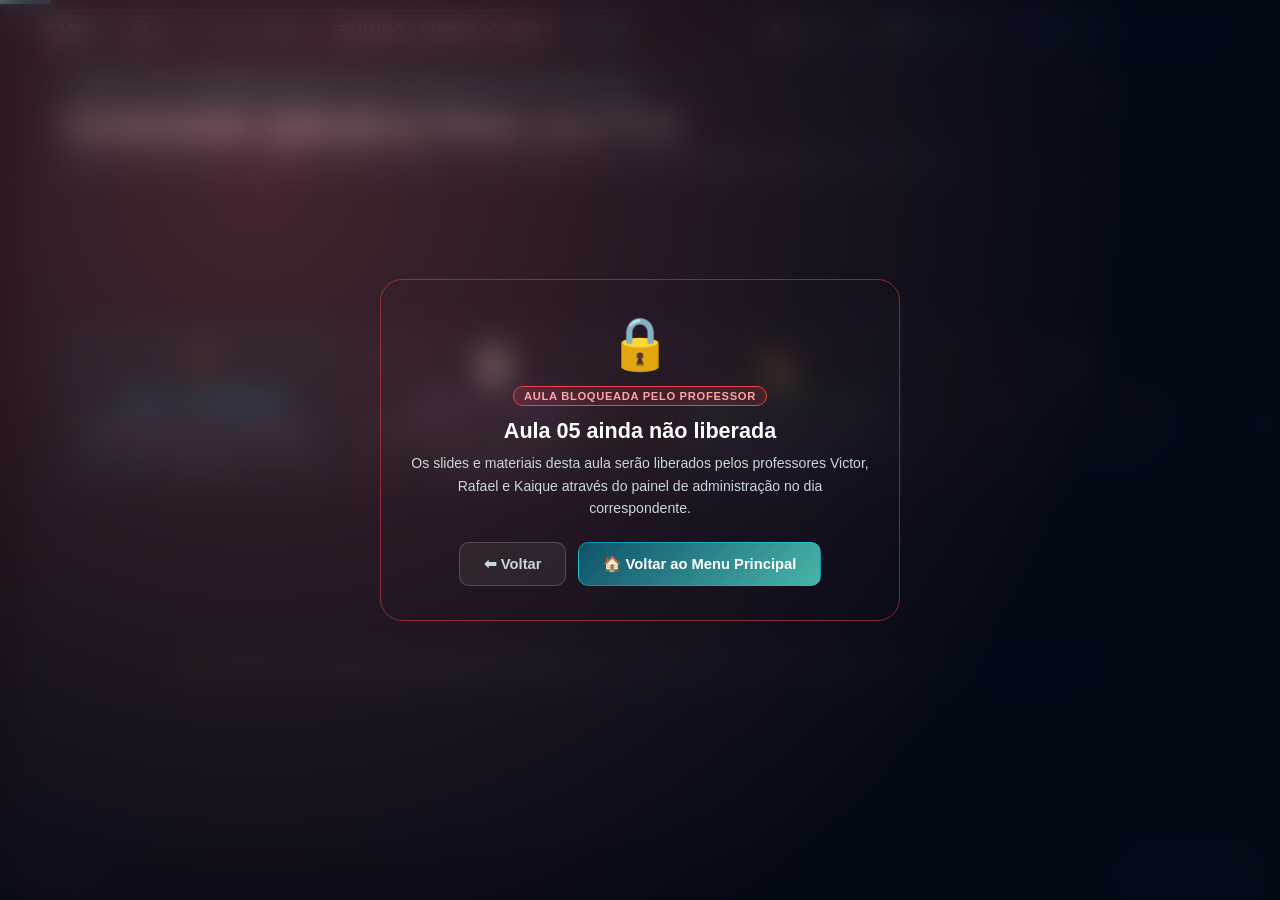
<file: arquivos-trilhando/Slides/aula-05-slides.html>
<!DOCTYPE html>
<html lang="pt-BR">
<head>
    <meta charset="UTF-8">
    <meta name="viewport" content="width=device-width, initial-scale=1.0">
    <title>Aula 05 — Interfaces Visuais com Flet (Básico &amp; Avançado) | Trilhando o Caminho do Código</title>
    <link rel="stylesheet" href="slides-style.css">
    <style>
        .pillar-grid { display: grid; grid-template-columns: repeat(4, 1fr); gap: 14px; margin: 10px 0; }
        .pillar-card { background: rgba(255,255,255,.04); border: 1.5px solid rgba(255,255,255,.12); border-radius: 16px; padding: 16px 14px; text-align: center; }
        .pillar-icon { font-size: 2.1rem; margin-bottom: 6px; }
        .pillar-name { font-family: 'JetBrains Mono', monospace; font-size: 1.05rem; font-weight: 800; color: #00e5ff; margin-bottom: 5px; }
        .pillar-label { font-size: .78rem; color: #94a3b8; line-height: 1.45; }

        .step-badge { display: inline-flex; align-items: center; gap: 8px; background: rgba(37,99,235,.22); border: 1px solid rgba(0,229,255,.35); border-radius: 100px; padding: 5px 16px; font-size: .75rem; font-weight: 700; color: #00e5ff; letter-spacing: .5px; margin-bottom: 6px; text-transform: uppercase; }
        .engage-label { display: inline-flex; align-items: center; gap: 6px; background: rgba(245,158,11,.15); border: 1px solid rgba(245,158,11,.45); border-radius: 8px; padding: 4px 12px; font-size: .75rem; font-weight: 700; color: #f59e0b; }

        /* Cabeçalho do slide com o botão pequeno de Notas & Tradução APENAS no canto do slide */
        .slide-header {
            position: relative;
            padding-right: 170px;
            margin-bottom: 10px;
            flex-shrink: 0;
        }
        .slide-corner-notes-btn {
            position: absolute;
            top: 2px;
            right: 0;
            background: rgba(15, 23, 42, 0.88);
            border: 1.5px solid rgba(245, 158, 11, 0.5);
            color: #fcd34d;
            padding: 5px 12px;
            border-radius: 10px;
            font-size: 0.73rem;
            font-weight: 700;
            cursor: pointer;
            display: inline-flex;
            align-items: center;
            gap: 5px;
            transition: all 0.2s ease;
            box-shadow: 0 4px 12px rgba(0, 0, 0, 0.35);
            font-family: inherit;
            z-index: 15;
        }
        .slide-corner-notes-btn:hover {
            background: rgba(245, 158, 11, 0.2);
            color: #ffffff;
            border-color: #fbbf24;
            transform: translateY(-1px);
            box-shadow: 0 6px 16px rgba(245, 158, 11, 0.35);
        }

        /* Barra de topo do bloco de código (engage-label à esquerda + botão copiar à direita) */
        .code-topbar {
            display: flex;
            align-items: center;
            justify-content: space-between;
            gap: 8px;
            margin-bottom: 6px;
            flex-wrap: wrap;
        }
        .copy-inline-btn {
            background: rgba(0, 229, 255, 0.12);
            border: 1px solid rgba(0, 229, 255, 0.4);
            color: #00e5ff;
            font-size: 0.73rem;
            font-weight: 700;
            padding: 4px 11px;
            border-radius: 8px;
            cursor: pointer;
            display: inline-flex;
            align-items: center;
            gap: 5px;
            transition: all 0.2s ease;
            font-family: inherit;
            white-space: nowrap;
        }
        .copy-inline-btn:hover {
            background: #00e5ff;
            color: #040916;
            box-shadow: 0 0 12px rgba(0, 229, 255, 0.5);
        }
        .copy-inline-btn.copied {
            background: #10b981 !important;
            border-color: #10b981 !important;
            color: #04130e !important;
        }

        /* Caixa de código fiel ao estilo das Aulas 04/05/06, mas scrollável sem estourar o slide */
        .prompt-code {
            background: #040916;
            border: 1px solid rgba(0,229,255,.25);
            border-radius: 10px;
            padding: 12px 16px;
            font-family: 'JetBrains Mono', monospace;
            font-size: .81rem;
            color: #a7f3d0;
            line-height: 1.62;
            white-space: pre;
            overflow-x: auto;
            overflow-y: auto;
            max-height: 310px;
            margin: 4px 0 0 0;
            user-select: text;
        }
        .prompt-code .kw { color: #00e5ff; font-weight: 700; }
        .prompt-code .str { color: #fde68a; }
        .prompt-code .cm { color: #64748b; font-style: italic; }
        .prompt-code .fn { color: #c084fc; }
        .prompt-code .num { color: #fb923c; }

        .stress-table { width: 100%; border-collapse: collapse; font-size: .81rem; margin-top: 8px; }
        .stress-table th { background: rgba(37,99,235,.3); color: #00e5ff; font-weight: 700; padding: 9px 12px; text-align: left; border-bottom: 1px solid rgba(0,229,255,.3); }
        .stress-table td { padding: 8px 12px; border-bottom: 1px solid rgba(255,255,255,.07); color: #cbd5e1; vertical-align: top; }
        .stress-table tr:nth-child(even) td { background: rgba(255,255,255,.03); }

        .summary-item { display: flex; align-items: flex-start; gap: 12px; background: rgba(255,255,255,.03); border: 1px solid rgba(255,255,255,.08); border-radius: 10px; padding: 10px 14px; }
        .summary-check { font-size: 1rem; flex-shrink: 0; margin-top: 1px; }
        .summary-text { font-size: .82rem; color: #cbd5e1; line-height: 1.48; }
        .summary-text strong { color: #fff; display: block; margin-bottom: 2px; }

        .hint-box {
            background: rgba(37,99,235,.1);
            border: 1px dashed rgba(0,229,255,.4);
            border-radius: 10px;
            padding: 9px 13px;
            font-size: .79rem;
            color: #cbd5e1;
            line-height: 1.46;
        }
        .hint-box strong { color: #00e5ff; }

        .slide-body > * { margin-top: auto; margin-bottom: auto; width: 100%; }

        /* Modal Scrollável de Notas de Tradução & Conceitos */
        .notes-drawer-overlay {
            position: fixed;
            inset: 0;
            background: rgba(4, 9, 22, 0.84);
            backdrop-filter: blur(12px);
            z-index: 450;
            display: none;
            align-items: center;
            justify-content: center;
            padding: 20px;
            user-select: text;
        }
        .notes-drawer-overlay.active { display: flex; }
        .notes-drawer-card {
            background: #0b1329;
            border: 1.5px solid rgba(0, 229, 255, 0.45);
            border-radius: 20px;
            width: 100%;
            max-width: 820px;
            max-height: 84vh;
            display: flex;
            flex-direction: column;
            overflow: hidden;
            box-shadow: 0 25px 75px rgba(0, 0, 0, 0.85), 0 0 35px rgba(0, 229, 255, 0.18);
            animation: modalPop 0.25s cubic-bezier(0.16, 1, 0.3, 1);
        }
        .notes-drawer-header {
            background: rgba(15, 23, 42, 0.96);
            padding: 15px 22px;
            border-bottom: 1px solid rgba(255, 255, 255, 0.1);
            display: flex;
            align-items: center;
            justify-content: space-between;
            gap: 12px;
        }
        .notes-drawer-title {
            font-size: 1.02rem;
            font-weight: 800;
            color: #00e5ff;
            display: flex;
            align-items: center;
            gap: 9px;
        }
        .notes-drawer-close {
            background: rgba(255, 255, 255, 0.08);
            border: 1px solid rgba(255, 255, 255, 0.2);
            color: #e2e8f0;
            width: 32px;
            height: 32px;
            border-radius: 50%;
            cursor: pointer;
            font-size: 1rem;
            font-weight: 800;
        }
        .notes-drawer-close:hover { background: #ef4444; border-color: transparent; color: #fff; }
        .notes-drawer-body {
            padding: 18px 22px;
            overflow-y: auto;
            flex: 1;
            display: flex;
            flex-direction: column;
            gap: 14px;
        }
        .notes-section-label {
            font-size: 0.76rem;
            font-weight: 800;
            text-transform: uppercase;
            letter-spacing: 0.08em;
            color: #00e5ff;
            margin-bottom: 4px;
            display: flex;
            align-items: center;
            gap: 6px;
        }
        .vocab-grid {
            display: grid;
            grid-template-columns: repeat(2, 1fr);
            gap: 10px;
        }
        .vocab-item {
            background: rgba(15, 23, 42, 0.85);
            border: 1px solid rgba(255, 255, 255, 0.09);
            border-radius: 12px;
            padding: 10px 13px;
            font-size: 0.82rem;
            line-height: 1.48;
            color: #cbd5e1;
        }
        .vocab-item code {
            color: #00e5ff;
            font-weight: 800;
            font-size: 0.84rem;
            background: rgba(0, 229, 255, 0.1);
            padding: 2px 6px;
            border-radius: 5px;
        }
        .vocab-item .trans-word {
            color: #fcd34d;
            font-weight: 800;
        }
        .concept-note-box {
            background: rgba(37, 99, 235, 0.12);
            border-left: 4px solid #00e5ff;
            border-radius: 10px;
            padding: 12px 15px;
            font-size: 0.84rem;
            color: #e2e8f0;
            line-height: 1.55;
        }
        .concept-note-box strong { color: #00e5ff; }

        .hw-gate-card {
            background: radial-gradient(circle at 20% 20%, rgba(37, 99, 235, 0.22), rgba(10, 18, 38, 0.95));
            border: 2px solid rgba(0, 229, 255, 0.45);
            border-radius: 22px;
            padding: 32px;
            text-align: center;
            max-width: 780px;
            margin: 0 auto;
            display: flex;
            flex-direction: column;
            align-items: center;
            gap: 14px;
            box-shadow: 0 20px 55px rgba(0, 0, 0, 0.55);
        }
        .hw-gate-icon { font-size: 3.4rem; }
        .hw-gate-btn {
            background: linear-gradient(135deg, #2563eb, #00e5ff);
            color: #fff;
            border: none;
            padding: 14px 28px;
            border-radius: 14px;
            font-weight: 800;
            font-size: 1rem;
            cursor: pointer;
            box-shadow: 0 10px 30px rgba(0, 229, 255, 0.35);
            transition: transform .2s ease;
        }
        .hw-gate-btn:hover { transform: translateY(-3px) scale(1.02); }

        @media (max-width: 820px) {
            .vocab-grid { grid-template-columns: 1fr; }
            .slide-header { padding-right: 0; }
            .slide-corner-notes-btn { position: static; margin-top: 6px; width: fit-content; }
            .prompt-code { max-height: 240px; }
        }
    </style>
</head>
<body>

    <div class="bg-grid"></div>
    <div class="bg-glow-1"></div>
    <div class="bg-glow-2"></div>
    <div class="progress-bar-container"><div class="progress-bar" id="progressBar"></div></div>

    <!-- Top Bar (idêntica às Aulas 03, 04 e 06, sem botão duplicado) -->
    <header class="top-bar">
        <div class="brand-badge">
            <div class="top-bar-logos">
                <img src="../Imagens/logo-cefet.jpg" alt="UFCI-MG" class="top-bar-logo-img">
                <img src="../Imagens/logo-fapemig.jpg" alt="FAPEMIG" class="top-bar-logo-img fapemig-circle">
            </div>
            <span class="cefet-tag">UFCI-MG &amp; FAPEMIG</span>
            <span style="opacity:.3">|</span>
            <span>TRILHANDO O CAMINHO DO CÓDIGO</span>
            <span style="opacity:.3">•</span>
            <span style="color:#00e5ff">AULA 05</span>
        </div>
        <div class="top-controls">
            <a href="../../index.html" class="control-btn">🏠 Classroom</a>
            <button class="control-btn" data-open-homework="aula05" style="border-color:rgba(0,229,255,.45);color:#00e5ff">📝 Tarefa de Casa</button>
            <button type="button" class="control-btn slide-ai-toggle-btn" id="slideAiChatToggleBtn" title="Abrir/Fechar Chat IA ao lado do slide (Atalho: I)"><span class="slide-ai-online-dot"></span> 🤖 Chat IA</button>
            <button class="control-btn" id="fullscreenToggle">⛶ Tela Cheia (F)</button>
        </div>
    </header>

    <!-- Modal Scrollável de Notas de Tradução & Conceitos -->
    <div class="notes-drawer-overlay" id="vocabNotesModal">
        <div class="notes-drawer-card">
            <div class="notes-drawer-header">
                <div class="notes-drawer-title" id="vocabNotesTitle">🔤 Tradução &amp; Notas do Slide</div>
                <button type="button" class="notes-drawer-close" id="vocabNotesCloseBtn" title="Fechar (Esc)">✕</button>
            </div>
            <div class="notes-drawer-body" id="vocabNotesBody"></div>
        </div>
    </div>

    <main class="presentation-stage">

        <!-- =========================================================================
             SLIDE 1 — CAPA DA AULA 05
        ========================================================================== -->
        <section class="slide active" data-vocab-notes='
            <div class="notes-section-label">🔤 Vocabulário Inicial desta Aula</div>
            <div class="vocab-grid">
                <div class="vocab-item"><code>Flet</code> → <span class="trans-word">Biblioteca Visual para Python</span><br>Permite criar janelas e aplicativos de computador ou celular sem usar o terminal preto.</div>
                <div class="vocab-item"><code>Interface / UI</code> → <span class="trans-word">Tela Visual do Usuário</span><br>Tudo o que o usuário vê e clica: textos, caixas de digitação, botões e menus.</div>
                <div class="vocab-item"><code>Control / Widget</code> → <span class="trans-word">Componente Visual (Peça de Lego)</span><br>Cada elemento colocado na janela (um texto, um botão, uma barra de nota).</div>
                <div class="vocab-item"><code>Copy &amp; Paste</code> → <span class="trans-word">Copiar e Colar</span><br>Todos os códigos desta aula são 100% completos: basta clicar em <strong>📋 Copiar Código</strong> e rodar no VS Code!</div>
            </div>
            <div class="concept-note-box">
                <strong>💡 Estrutura Passo a Passo desta Aula:</strong> Para cada tema novo, veremos sempre <strong>3 slides seguidos</strong>:<br>
                1️⃣ <strong>Explicação (1/3):</strong> Apresenta cada comando novo com explicação, comentários e notas de tradução.<br>
                2️⃣ <strong>Código Simples Acumulativo (2/3):</strong> Pega o código simples anterior e adiciona a novidade de forma bem direta.<br>
                3️⃣ <strong>Prática com Repetição (3/3):</strong> Repete os comandos novos várias vezes no mesmo código para você ver a diferença de cada opção na prática!
            </div>
        '>
            <div class="slide-header">
                <span class="slide-step">MÓDULO 05 • DO TERMINAL PARA AS TELAS: INTERFACES VISUAIS COM FLET</span>
                <h1 class="slide-title">Construindo Aplicativos Reais com <code>Flet</code></h1>
                <p class="slide-subtitle">Da primeira janela até um aplicativo mobile completo — com códigos 100% prontos para copiar, colar e testar no VS Code!</p>
            </div>
            <div class="slide-body">
                <div class="pillar-grid">
                    <div class="pillar-card" style="border-color:rgba(0,229,255,.4);background:rgba(0,229,255,.06)">
                        <div class="pillar-icon">📱</div>
                        <div class="pillar-name">Text &amp; TextField</div>
                        <div class="pillar-label">Substituem o <code>print()</code> e o <code>input()</code> por textos estilizados e caixas de digitação visuais!</div>
                    </div>
                    <div class="pillar-card" style="border-color:rgba(139,92,246,.4)">
                        <div class="pillar-icon">🖱️</div>
                        <div class="pillar-name" style="color:#a78bfa">Button &amp; update</div>
                        <div class="pillar-label">Conecta botões às nossas funções <code>def</code> com <code>on_click</code> e atualiza a tela com <code>page.update()</code>.</div>
                    </div>
                    <div class="pillar-card" style="border-color:rgba(16,185,129,.4)">
                        <div class="pillar-icon">📐</div>
                        <div class="pillar-name" style="color:#34d399">Column, Row &amp; Temas</div>
                        <div class="pillar-label">Alinhamentos verticais e horizontais, formato mobile, tema escuro, <code>hint_text</code> e ícones <code>ft.Icons</code>!</div>
                    </div>
                    <div class="pillar-card" style="border-color:rgba(245,158,11,.45);background:rgba(245,158,11,.06)">
                        <div class="pillar-icon">🎛️</div>
                        <div class="pillar-name" style="color:#fbbf24">Cards &amp; Seletores</div>
                        <div class="pillar-label"><code>Container</code>, <code>Dropdown</code>, <code>Slider</code> (0 a 10), <code>Switch</code> e histórico visual com <code>.controls.append()</code>!</div>
                    </div>
                </div>
                <div style="text-align:center;margin-top:10px;font-size:.8rem;color:#94a3b8">
                    ⚡ Começaremos com o <strong>Quiz Interativo de Revisão (10 questões)</strong> da Aula 04 e, em qualquer slide, clique em <strong>🔤 Notas &amp; Tradução</strong> no canto superior direito!
                </div>
            </div>
        </section>

        <!-- =========================================================================
             SLIDE 2 — QUIZ INTERATIVO DE REVISÃO DA AULA 04
        ========================================================================== -->
        <section class="slide" data-vocab-notes='
            <div class="notes-section-label">🔤 Termos da Aula Anterior (Revisão no Quiz)</div>
            <div class="vocab-grid">
                <div class="vocab-item"><code>def</code> (define) → <span class="trans-word">Definir uma função</span><br>Cria um bloco de código reutilizável que só executa quando é chamado.</div>
                <div class="vocab-item"><code>return</code> → <span class="trans-word">Retornar / Devolver</span><br>Entrega o resultado calculado pela função para quem a chamou.</div>
                <div class="vocab-item"><code>dict {}</code> (dictionary) → <span class="trans-word">Dicionário {chave: valor}</span><br>Estrutura que guarda dados identificados por etiquetas (ex: <code>{"nome": "Ana"}</code>).</div>
                <div class="vocab-item"><code>append()</code> → <span class="trans-word">Acrescentar ao final</span><br>Adiciona um novo item no final de uma lista Python.</div>
            </div>
        '>
            <div class="slide-header" style="margin-bottom:10px">
                <span class="step-badge">⚡ Bloco 1 — Quiz Interativo de Aquecimento (10 Questões)</span>
                <h2 class="slide-title" style="font-size:1.55rem">Relembrando: Funções (<code>def / return</code>) e Dicionários (<code>dict</code>)</h2>
            </div>
            <div class="slide-body" style="justify-content:flex-start">
                <div id="quizAula05Container" data-trilhando-quiz="aula05"></div>
            </div>
        </section>

        <!-- =========================================================================
             SLIDE 3 — PASSO 0: INSTALANDO E RODANDO O FLET
        ========================================================================== -->
        <section class="slide" data-vocab-notes='
            <div class="notes-section-label">🔤 Tradução &amp; Contexto — Instalação</div>
            <div class="vocab-grid">
                <div class="vocab-item"><code>pip</code> → <span class="trans-word">Instalador de Pacotes do Python</span><br>É o gerenciador oficial do Python para baixar bibliotecas novas.</div>
                <div class="vocab-item"><code>install</code> → <span class="trans-word">Instalar</span><br>Baixa e ativa a biblioteca <code>flet</code> no seu computador.</div>
                <div class="vocab-item"><code>import flet as ft</code> → <span class="trans-word">Importar o Flet com o apelido "ft"</span><br><code>import</code> = trazer para o código; <code>as</code> = como (apelido curto para digitar <code>ft.</code> em vez de <code>flet.</code>).</div>
                <div class="vocab-item"><code>Run</code> → <span class="trans-word">Executar / Rodar</span><br>Botão de play (▶) no VS Code que liga o programa e abre a janela visual.</div>
            </div>
        '>
            <div class="slide-header">
                <span class="step-badge">🛠️ Passo 0 • Preparando o Ambiente</span>
                <h2 class="slide-title">Como Instalar e Rodar o <code>Flet</code> no Computador</h2>
                <p class="slide-subtitle">O Flet é uma biblioteca externa do Python que cria janelas gráficas. Instalamos uma única vez no terminal!</p>
            </div>
            <div class="slide-body">
                <div class="grid-2" style="gap:18px;align-items:start">
                    <div class="content-box" style="background:rgba(0,0,0,.45)">
                        <div class="code-topbar">
                            <span class="engage-label">💻 1. Instalando pelo Terminal do VS Code</span>
                            <button type="button" class="copy-inline-btn" data-copy-target="cmdInstallFlet">📋 Copiar Comando</button>
                        </div>
                        <div class="prompt-code" id="cmdInstallFlet">python -m pip install flet</div>
                        <p style="font-size:.82rem;color:#cbd5e1;margin-top:10px">
                            Depois de instalar, crie um arquivo normal com final <code>.py</code> (ex: <code>meu_app.py</code>), cole qualquer código desta aula e clique em <strong>▶ Run</strong>!
                        </p>
                    </div>
                    <div style="display:flex;flex-direction:column;gap:10px">
                        <div class="summary-item">
                            <span class="summary-check">1️⃣</span>
                            <div class="summary-text"><strong>Uma janela de verdade vai abrir</strong>Em vez de responder no terminal preto, o Python abre uma janela própria do seu aplicativo.</div>
                        </div>
                        <div class="summary-item">
                            <span class="summary-check">2️⃣</span>
                            <div class="summary-text"><strong>Para testar o próximo código, feche a janela e rode de novo</strong>Sempre salve com <code>Ctrl + S</code> antes de clicar em ▶ para ver suas alterações.</div>
                        </div>
                        <div class="content-box warn-box" style="padding:10px 14px">
                            <p style="font-size:.8rem;color:#cbd5e1;margin:0">
                                🚨 <strong>Regra de Ouro:</strong> Nunca salve seu arquivo com o nome <code>flet.py</code>! Se fizer isso, o Python confunde seu arquivo com a biblioteca oficial.
                            </p>
                        </div>
                    </div>
                </div>
            </div>
        </section>

        <!-- =========================================================================
             TÓPICO 1 (SLIDE 4) — EXPLICAÇÃO (1/3): .title, ft.Text, page.add e ft.run
        ========================================================================== -->
        <section class="slide" data-vocab-notes='
            <div class="notes-section-label">🔤 Tradução &amp; Contexto — Slide 4 (Primeira Janela)</div>
            <div class="vocab-grid">
                <div class="vocab-item"><code>page</code> → <span class="trans-word">Página / Janela do Aplicativo</span><br>Representa a tela em branco que o Flet abre no computador ou celular.</div>
                <div class="vocab-item"><code>title</code> → <span class="trans-word">Título da Janela</span><br><code>page.title</code> define o nome que fica escrito na barra superior da janela.</div>
                <div class="vocab-item"><code>Text</code> → <span class="trans-word">Texto Visual</span><br><code>ft.Text(...)</code> cria um rótulo de texto na janela (substitui o antigo <code>print()</code>).</div>
                <div class="vocab-item"><code>add</code> → <span class="trans-word">Adicionar na Página</span><br><code>page.add(...)</code> coloca os elementos criados dentro da janela para aparecerem na tela.</div>
                <div class="vocab-item"><code>run</code> → <span class="trans-word">Rodar / Executar</span><br><code>ft.run(main)</code> liga o Flet e abre a janela configurada na função <code>main</code>.</div>
                <div class="vocab-item"><code>size</code> / <code>color</code> → <span class="trans-word">Tamanho da Letra / Cor</span><br><code>size=26</code> define o tamanho da fonte em pixels; <code>color="cyan"</code> define a cor da letra.</div>
                <div class="vocab-item"><code>weight="bold"</code> → <span class="trans-word">Espessura da Fonte = Negrito</span><br>Literalmente <em>weight</em> significa "peso", mas em tipografia indica a <strong>espessura da letra</strong> (<code>"bold"</code> deixa a letra grossa/negrito).</div>
                <div class="vocab-item"><code>italic=True</code> → <span class="trans-word">Itálico (Letra Inclinada)</span><br>Quando <code>True</code>, deixa o texto inclinado.</div>
            </div>
        '>
            <div class="slide-header">
                <span class="step-badge">📱 Tópico 1 • Primeiros Passos — Explicação (1/3)</span>
                <h2 class="slide-title">Conhecendo: <code>.title</code>, <code>ft.Text</code>, <code>page.add()</code> e <code>ft.run()</code></h2>
                <p class="slide-subtitle">Antes de rodarmos o primeiro código, veja o que cada um desses 4 comandos faz para criar uma janela visual!</p>
            </div>
            <div class="slide-body">
                <div class="grid-2" style="gap:16px;align-items:start">
                    <div class="content-box" style="border-color:rgba(0,229,255,.35)">
                        <h4 style="color:#00e5ff;margin-bottom:6px">🪟 1. <code>page.title</code> e <code>ft.Text(...)</code></h4>
                        <div class="prompt-code"><span class="cm"># .title muda o nome na barra superior da janela:</span>
page.title = <span class="str">"Meu Primeiro App"</span>

<span class="cm"># ft.Text cria um texto visual (substitui o print):</span>
<span class="cm"># size = tamanho da letra | color = cor da letra</span>
<span class="cm"># weight="bold" = espessura da fonte em negrito</span>
titulo = ft.<span class="fn">Text</span>(
    <span class="str">"🚀 Olá, Mundo!"</span>,
    size=<span class="num">26</span>,
    color=<span class="str">"cyan"</span>,
    weight=<span class="str">"bold"</span>
)</div>
                    </div>
                    <div class="content-box" style="border-color:rgba(16,185,129,.4)">
                        <h4 style="color:#34d399;margin-bottom:6px">➕ 2. <code>page.add(...)</code> e <code>ft.run(main)</code></h4>
                        <div class="prompt-code"><span class="cm"># page.add() cola o elemento criado dentro da janela!</span>
<span class="cm"># (Sem o page.add, o texto fica só na memória e não aparece)</span>
page.<span class="fn">add</span>(titulo)

<span class="cm"># ft.run(main) fica sempre na última linha do arquivo:</span>
<span class="cm"># Ele liga o motor do Flet e abre a janela na tela!</span>
ft.<span class="fn">run</span>(main)</div>
                        <p style="font-size:.8rem;color:#cbd5e1;margin-top:8px">
                            💡 <strong>Resumo:</strong> Criamos o texto com <code>ft.Text()</code>, colocamos na tela com <code>page.add()</code> e ligamos o app com <code>ft.run(main)</code>!
                        </p>
                    </div>
                </div>
            </div>
        </section>

        <!-- =========================================================================
             TÓPICO 1 (SLIDE 5) — CÓDIGO SIMPLES (2/3): .title, ft.Text, page.add e ft.run
        ========================================================================== -->
        <section class="slide" data-vocab-notes='
            <div class="notes-section-label">🔤 Tradução &amp; Contexto — Slide 5 (Código Simples)</div>
            <div class="vocab-grid">
                <div class="vocab-item"><code>main(page: ft.Page)</code> → <span class="trans-word">Função Principal da Página</span><br>Toda janela Flet nasce dentro dessa função que recebe a página <code>page</code>.</div>
                <div class="vocab-item"><code>title</code> → <span class="trans-word">Título</span><br>Nome que aparece na barra do topo da janela.</div>
                <div class="vocab-item"><code>Text</code> / <code>size=26</code> → <span class="trans-word">Texto / Tamanho 26</span><br>Cria a frase visual com letras grandes de tamanho 26.</div>
                <div class="vocab-item"><code>add</code> / <code>run</code> → <span class="trans-word">Adicionar / Rodar</span><br><code>page.add(mensagem)</code> adiciona na tela; <code>ft.run(main)</code> executa o programa.</div>
            </div>
        '>
            <div class="slide-header">
                <span class="step-badge" style="background:rgba(16,185,129,.18);border-color:#10b981;color:#6ee7b7">💻 Tópico 1 • Código Simples (2/3) — Copiar e Testar</span>
                <h2 class="slide-title">Primeiro Código Simples: Abrindo a Janela com <code>ft.Text</code></h2>
                <p class="slide-subtitle">Clique em <strong>📋 Copiar Código</strong>, cole no seu VS Code e rode para ver os 4 comandos funcionando juntos!</p>
            </div>
            <div class="slide-body">
                <div class="grid-2" style="gap:18px;align-items:start">
                    <div class="content-box" style="background:rgba(0,0,0,.45)">
                        <div class="code-topbar">
                            <span class="engage-label">⌨️ exemplo_01_simples.py</span>
                            <button type="button" class="copy-inline-btn" data-copy-target="codeM1Simple">📋 Copiar Código</button>
                        </div>
                        <div class="prompt-code" id="codeM1Simple"><span class="cm"># 1. Importamos a biblioteca Flet com o apelido curto "ft"</span>
<span class="kw">import</span> flet <span class="kw">as</span> ft

<span class="cm"># 2. Função principal que recebe a nossa janela em branco (page)</span>
<span class="kw">def</span> <span class="fn">main</span>(page: ft.Page):
    <span class="cm"># .title define o título que aparece na barra superior da janela:</span>
    page.title = <span class="str">"Meu Primeiro Aplicativo"</span>

    <span class="cm"># ft.Text cria um texto visual na memória com tamanho (size) 26:</span>
    mensagem = ft.<span class="fn">Text</span>(<span class="str">"🚀 Olá, Mundo Visual no Flet!"</span>, size=<span class="num">26</span>)

    <span class="cm"># page.add coloca o texto criado dentro da janela:</span>
    page.<span class="fn">add</span>(mensagem)

<span class="cm"># 3. ft.run liga o motor do Flet e abre a janela na tela:</span>
ft.<span class="fn">run</span>(main)</div>
                    </div>
                    <div style="display:flex;flex-direction:column;gap:10px">
                        <div class="summary-item">
                            <span class="summary-check">🪟</span>
                            <div class="summary-text"><strong>page: ft.Page → A Janela em Branco</strong>É o quadro onde configuramos o título (<code>page.title</code>) e adicionamos os elementos visuais.</div>
                        </div>
                        <div class="summary-item">
                            <span class="summary-check">➕</span>
                            <div class="summary-text"><strong>page.add(mensagem) → Coloca na Tela</strong>Se você criar a variável com <code>ft.Text(...)</code> mas não colocar no <code>page.add()</code>, ela não aparece na janela!</div>
                        </div>
                        <div class="summary-item">
                            <span class="summary-check">▶️</span>
                            <div class="summary-text"><strong>ft.run(main) → Liga o Motor</strong>Fica sempre na última linha (encostado na margem esquerda) para abrir o aplicativo.</div>
                        </div>
                    </div>
                </div>
            </div>
        </section>

        <!-- =========================================================================
             TÓPICO 1 (SLIDE 6) — PRÁTICA COM REPETIÇÃO (3/3): Vários ft.Text e page.add
        ========================================================================== -->
        <section class="slide" data-vocab-notes='
            <div class="notes-section-label">🔤 Tradução &amp; Contexto — Slide 6 (Repetindo Text e add)</div>
            <div class="vocab-grid">
                <div class="vocab-item"><code>size=30</code> vs <code>size=15</code> → <span class="trans-word">Tamanho da Fonte</span><br>Quanto maior o número em <code>size</code>, maior o texto fica na tela.</div>
                <div class="vocab-item"><code>weight="bold"</code> → <span class="trans-word">Espessura = Negrito</span><br>Lembre-se: no contexto de fontes, <em>weight</em> significa <strong>espessura da letra</strong>, e <code>"bold"</code> significa negrito!</div>
                <div class="vocab-item"><code>color="cyan"</code> / <code>"yellow"</code> → <span class="trans-word">Cor do Texto</span><br>Muda a cor de cada linha de texto (azul ciano, amarelo, verde, etc.).</div>
                <div class="vocab-item"><code>italic=True</code> → <span class="trans-word">Letra Inclinada (Itálico)</span><br>Deixa o texto com estilo inclinado.</div>
            </div>
        '>
            <div class="slide-header">
                <span class="step-badge" style="background:rgba(245,158,11,.18);border-color:#f59e0b;color:#fcd34d">🔁 Tópico 1 • Prática com Repetição (3/3) — Vendo a Diferença</span>
                <h2 class="slide-title">Repetindo <code>ft.Text</code> e <code>page.add()</code> para Comparar Estilos</h2>
                <p class="slide-subtitle">Copie e rode este código que usa <code>ft.Text</code> 4 vezes com tamanhos, cores e espessuras diferentes na mesma janela!</p>
            </div>
            <div class="slide-body">
                <div class="grid-2" style="gap:18px;align-items:start">
                    <div class="content-box" style="background:rgba(0,0,0,.45)">
                        <div class="code-topbar">
                            <span class="engage-label">⌨️ exemplo_01_repeticao.py</span>
                            <button type="button" class="copy-inline-btn" data-copy-target="codeM1Repeat">📋 Copiar Código</button>
                        </div>
                        <div class="prompt-code" id="codeM1Repeat"><span class="kw">import</span> flet <span class="kw">as</span> ft

<span class="kw">def</span> <span class="fn">main</span>(page: ft.Page):
    page.title = <span class="str">"Cartaz de Cinema — Comparando Vários Textos"</span>

    <span class="cm"># TEXTO 1: Grande (size=30), em Negrito (weight="bold") e Azul Ciano</span>
    titulo_filme = ft.<span class="fn">Text</span>(
        <span class="str">"🎬 AVENTURA NO PYTHON"</span>,
        size=<span class="num">30</span>,
        weight=<span class="str">"bold"</span>, <span class="cm"># weight = espessura da letra (bold = negrito)</span>
        color=<span class="str">"cyan"</span>
    )

    <span class="cm"># TEXTO 2: Médio (size=20) e Amarelo</span>
    subtitulo = ft.<span class="fn">Text</span>(
        <span class="str">"⭐ Estreia hoje na Sala 05!"</span>,
        size=<span class="num">20</span>,
        color=<span class="str">"yellow"</span>
    )

    <span class="cm"># TEXTO 3: Pequeno (size=15) e em Itálico (italic=True)</span>
    aviso_pipoca = ft.<span class="fn">Text</span>(
        <span class="str">"🍿 Combo de pipoca liberado para programadores."</span>,
        size=<span class="num">15</span>,
        italic=<span class="kw">True</span>
    )

    <span class="cm"># TEXTO 4: Sem parâmetros extras (usa tamanho e cor padrão da janela)</span>
    rodape = ft.<span class="fn">Text</span>(<span class="str">"📍 Local: Laboratório de Informática"</span>)

    <span class="cm"># Podemos passar vários textos separados por vírgula no page.add():</span>
    page.<span class="fn">add</span>(titulo_filme, subtitulo)
    <span class="cm"># Ou chamar page.add() mais de uma vez (aparecem na ordem embaixo):</span>
    page.<span class="fn">add</span>(aviso_pipoca, rodape)

ft.<span class="fn">run</span>(main)</div>
                    </div>
                    <div style="display:flex;flex-direction:column;gap:10px">
                        <div class="summary-item">
                            <span class="summary-check">👀</span>
                            <div class="summary-text"><strong>O que fica evidente ao rodar?</strong>Você vê lado a lado na janela a diferença entre um texto com <code>size=30, weight="bold"</code> (título grosso), um <code>size=20</code> colorido, um texto com <code>italic=True</code> e um texto padrão!</div>
                        </div>
                        <div class="summary-item">
                            <span class="summary-check">➕</span>
                            <div class="summary-text"><strong>Como o <code>page.add()</code> empilha:</strong>Cada item passado no <code>page.add()</code> aparece um embaixo do outro na exata ordem em que foi adicionado.</div>
                        </div>
                        <div class="hint-box">
                            🔤 <strong>Dica das Notas:</strong> Clique em <strong>🔤 Notas &amp; Tradução</strong> lá no topo direito do slide se quiser revisar o significado de <code>weight</code>, <code>size</code> ou <code>italic</code>!
                        </div>
                    </div>
                </div>
            </div>
        </section>

        <!-- =========================================================================
             TÓPICO 2 (SLIDE 7) — EXPLICAÇÃO (1/3): TextField, Button, on_click e update()
        ========================================================================== -->
        <section class="slide" data-vocab-notes='
            <div class="notes-section-label">🔤 Tradução &amp; Contexto — Slide 7 (Campos, Botões e Atualização)</div>
            <div class="vocab-grid">
                <div class="vocab-item"><code>TextField</code> → <span class="trans-word">Campo de Digitar Texto</span><br>Cria uma caixinha na tela para o usuário digitar pelo teclado (substitui o <code>input()</code>).</div>
                <div class="vocab-item"><code>label="..."</code> → <span class="trans-word">Rótulo / Etiqueta do Campo</span><br>Título que aparece na caixinha explicando o que deve ser digitado (ex: <code>label="Seu nome"</code>).</div>
                <div class="vocab-item"><code>.value</code> → <span class="trans-word">Valor / Conteúdo Atual</span><br>Guarda o texto que está dentro de um <code>TextField</code> ou de um <code>Text</code> naquele momento.</div>
                <div class="vocab-item"><code>Button</code> → <span class="trans-word">Botão Clicável</span><br><code>ft.Button(...)</code> cria um botão para o usuário clicar.</div>
                <div class="vocab-item"><code>on_click=funcao</code> → <span class="trans-word">Ao Clicar (Quando Clicar)</span><br>Diz ao botão qual função <code>def funcao(e):</code> ele deve executar quando for clicado.</div>
                <div class="vocab-item"><code>page.update()</code> → <span class="trans-word">Atualizar a Tela</span><br>Obriga a janela a se redesenhar na hora para mostrar os novos valores alterados!</div>
            </div>
            <div class="concept-note-box">
                <strong>🧠 Conceito Importante — Por que toda função de botão tem <code>(e)</code> nos parênteses?</strong><br>
                A letra <code>e</code> significa <strong>event</strong> (evento do clique). Quando alguém clica no botão, o Flet envia automaticamente os dados daquele clique para dentro da função <code>def minha_funcao(e):</code>. Por isso sempre colocamos <code>(e)</code> na definição da função, e no botão passamos <code>on_click=minha_funcao</code> <strong>sem parênteses</strong>!
            </div>
        '>
            <div class="slide-header">
                <span class="step-badge">🖱️ Tópico 2 • Interação e Eventos — Explicação (1/3)</span>
                <h2 class="slide-title">Conhecendo: <code>ft.TextField</code>, <code>ft.Button</code>, <code>on_click</code> e <code>page.update()</code></h2>
                <p class="slide-subtitle">Veja como pedir que o usuário digite algo na tela e fazer um botão atualizar a janela quando clicado!</p>
            </div>
            <div class="slide-body">
                <table class="stress-table">
                    <thead>
                        <tr><th>Comando Novo</th><th>Para que serve na prática?</th><th>Exemplo comentado de como usar</th></tr>
                    </thead>
                    <tbody>
                        <tr>
                            <td><code style="color:#00e5ff">ft.TextField(label="...")</code></td>
                            <td>Cria uma <strong>caixa de digitação</strong> (substitui o <code>input</code>). O que o usuário digitar fica guardado em <code>.value</code>.</td>
                            <td><code>campo_nome = ft.TextField(label="Digite seu nome")</code><br><span style="color:#64748b"># Lemos o que foi digitado com: campo_nome.value</span></td>
                        </tr>
                        <tr>
                            <td><code style="color:#00e5ff">def acao(e):</code> + <code>.value</code></td>
                            <td>Função que roda no clique. Recebe o evento <code>(e)</code> e pode trocar a frase de qualquer <code>ft.Text</code> mudando seu <code>.value</code>.</td>
                            <td><code>def saudar(e):</code><br><code>&nbsp;&nbsp;&nbsp;&nbsp;mensagem.value = f"Olá, {campo_nome.value}!"</code></td>
                        </tr>
                        <tr>
                            <td><code style="color:#00e5ff">page.update()</code></td>
                            <td><strong>Atualiza a janela na hora!</strong> Se você mudar um <code>.value</code> e esquecer o <code>page.update()</code>, a tela não muda.</td>
                            <td><code>&nbsp;&nbsp;&nbsp;&nbsp;page.update() # Sempre na última linha da função!</code></td>
                        </tr>
                        <tr>
                            <td><code style="color:#00e5ff">ft.Button("...", on_click=...)</code></td>
                            <td>Cria o <strong>botão clicável</strong> e conecta o clique (<code>on_click</code>) ao nome da função (<strong>sem parênteses!</strong>).</td>
                            <td><code>botao = ft.Button("Enviar", on_click=saudar)</code></td>
                        </tr>
                    </tbody>
                </table>
            </div>
        </section>

        <!-- =========================================================================
             TÓPICO 2 (SLIDE 8) — CÓDIGO SIMPLES ACUMULATIVO (2/3): Evoluindo o Código do Tópico 1
        ========================================================================== -->
        <section class="slide" data-vocab-notes='
            <div class="notes-section-label">🔤 Tradução &amp; Contexto — Slide 8 (Código Acumulativo)</div>
            <div class="vocab-grid">
                <div class="vocab-item"><code>TextField</code> / <code>label</code> → <span class="trans-word">Campo de Texto / Rótulo</span><br>Cria a caixa com a instrução <code>"Qual é o seu nome?"</code>.</div>
                <div class="vocab-item"><code>campo_nome.value</code> → <span class="trans-word">Valor digitado no campo</span><br>Busca o texto que o usuário escreveu dentro da caixinha.</div>
                <div class="vocab-item"><code>mensagem.value = ...</code> → <span class="trans-word">Trocar o texto da tela</span><br>Substitui o texto antigo do <code>ft.Text</code> pela saudação personalizada.</div>
                <div class="vocab-item"><code>Button</code> / <code>on_click</code> / <code>update()</code> → <span class="trans-word">Botão / Ao Clicar / Atualizar Tela</span><br>Dispara a função <code>saudar_usuario</code> no clique e redesenha a janela com <code>page.update()</code>.</div>
            </div>
        '>
            <div class="slide-header">
                <span class="step-badge" style="background:rgba(16,185,129,.18);border-color:#10b981;color:#6ee7b7">💻 Tópico 2 • Código Simples Acumulativo (2/3) — Evoluindo o Anterior</span>
                <h2 class="slide-title">Pegando o Código do Tópico 1 e Adicionando <code>TextField</code>, <code>Button</code> e <code>update()</code></h2>
                <p class="slide-subtitle">É o mesmo código simples do Slide 5, mas agora adicionamos 1 campo de texto e 1 botão que atualiza a mensagem!</p>
            </div>
            <div class="slide-body">
                <div class="grid-2" style="gap:18px;align-items:start">
                    <div class="content-box" style="background:rgba(0,0,0,.45)">
                        <div class="code-topbar">
                            <span class="engage-label">⌨️ exemplo_02_acumulativo.py</span>
                            <button type="button" class="copy-inline-btn" data-copy-target="codeM2Simple">📋 Copiar Código</button>
                        </div>
                        <div class="prompt-code" id="codeM2Simple"><span class="kw">import</span> flet <span class="kw">as</span> ft

<span class="kw">def</span> <span class="fn">main</span>(page: ft.Page):
    <span class="cm"># [DO TÓPICO 1] Título da janela e texto inicial na tela:</span>
    page.title = <span class="str">"Meu Primeiro Aplicativo Interativo"</span>
    mensagem = ft.<span class="fn">Text</span>(<span class="str">"🚀 Digite seu nome abaixo e clique no botão!"</span>, size=<span class="num">22</span>)

    <span class="cm"># [NOVO - TÓPICO 2] Caixa para o usuário digitar o nome:</span>
    campo_nome = ft.<span class="fn">TextField</span>(label=<span class="str">"Qual é o seu nome?"</span>)

    <span class="cm"># [NOVO - TÓPICO 2] Função que roda quando o botão é clicado:</span>
    <span class="kw">def</span> <span class="fn">saudar_usuario</span>(e):
        <span class="cm"># Lemos campo_nome.value e trocamos o texto de mensagem.value:</span>
        mensagem.value = <span class="str">f"🎉 Olá, {campo_nome.value}! Bem-vindo ao Flet!"</span>
        mensagem.color = <span class="str">"cyan"</span>
        <span class="cm"># page.update() é OBRIGATÓRIO para atualizar a janela na hora:</span>
        page.<span class="fn">update</span>()

    <span class="cm"># [NOVO - TÓPICO 2] Botão ligado à função saudar_usuario (sem parênteses!):</span>
    botao_ola = ft.<span class="fn">Button</span>(<span class="str">"Dizer Olá"</span>, on_click=saudar_usuario)

    <span class="cm"># [DO TÓPICO 1] Colocamos todos os elementos na janela:</span>
    page.<span class="fn">add</span>(mensagem, campo_nome, botao_ola)

ft.<span class="fn">run</span>(main)</div>
                    </div>
                    <div style="display:flex;flex-direction:column;gap:10px">
                        <div class="summary-item">
                            <span class="summary-check">🔗</span>
                            <div class="summary-text"><strong>Evolução passo a passo:</strong>Compare com o Slide 5: mantivemos <code>page.title</code>, <code>mensagem = ft.Text(...)</code>, <code>page.add(...)</code> e <code>ft.run(main)</code>, acrescentando apenas o campo, a função e o botão!</div>
                        </div>
                        <div class="content-box warn-box" style="padding:12px 14px">
                            <h4 style="font-size:.88rem;margin-bottom:4px">🚨 As 3 Regras de Ouro do Clique:</h4>
                            <p style="font-size:.8rem;color:#cbd5e1;line-height:1.5;margin:0">
                                1. Colocar <code>(e)</code> na função: <code>def saudar_usuario(e):</code><br>
                                2. Passar sem parênteses no botão: <code>on_click=saudar_usuario</code><br>
                                3. Chamar <code>page.update()</code> no final da função!
                            </p>
                        </div>
                    </div>
                </div>
            </div>
        </section>

        <!-- =========================================================================
             TÓPICO 2 (SLIDE 9) — PRÁTICA COM REPETIÇÃO (3/3): Vários TextField e Button
        ========================================================================== -->
        <section class="slide" data-vocab-notes='
            <div class="notes-section-label">🔤 Tradução &amp; Contexto — Slide 9 (Repetindo TextField e Button)</div>
            <div class="vocab-grid">
                <div class="vocab-item"><code>campo_heroi</code> / <code>campo_poder</code> → <span class="trans-word">Dois Campos de Texto Independentes</span><br>Cada <code>ft.TextField</code> guarda o que foi digitado nele em seu próprio <code>.value</code>.</div>
                <div class="vocab-item"><code>botao_criar</code> / <code>botao_limpar</code> → <span class="trans-word">Dois Botões com Ações Diferentes</span><br>O primeiro monta a ficha do herói; o segundo apaga o texto das caixas.</div>
                <div class="vocab-item"><code>campo_heroi.value = ""</code> → <span class="trans-word">Limpar Caixa de Digitação</span><br>Atribuir aspas vazias <code>""</code> ao <code>.value</code> apaga o texto que o usuário havia digitado!</div>
                <div class="vocab-item"><code>page.update()</code> → <span class="trans-word">Atualizar a Tela</span><br>Chamado no final das duas funções para que a janela mostre a mudança imediatamente.</div>
            </div>
        '>
            <div class="slide-header">
                <span class="step-badge" style="background:rgba(245,158,11,.18);border-color:#f59e0b;color:#fcd34d">🔁 Tópico 2 • Prática com Repetição (3/3) — Vendo a Diferença</span>
                <h2 class="slide-title">Praticando com 2 <code>TextField</code>, 2 <code>Button</code> e 2 Funções com <code>update()</code></h2>
                <p class="slide-subtitle">Copie e teste este Criador de Herói: um botão lê as duas caixas para montar a ficha e o outro limpa tudo!</p>
            </div>
            <div class="slide-body">
                <div class="grid-2" style="gap:18px;align-items:start">
                    <div class="content-box" style="background:rgba(0,0,0,.45)">
                        <div class="code-topbar">
                            <span class="engage-label">⌨️ exemplo_02_repeticao.py</span>
                            <button type="button" class="copy-inline-btn" data-copy-target="codeM2Repeat">📋 Copiar Código</button>
                        </div>
                        <div class="prompt-code" id="codeM2Repeat"><span class="kw">import</span> flet <span class="kw">as</span> ft

<span class="kw">def</span> <span class="fn">main</span>(page: ft.Page):
    page.title = <span class="str">"Criador de Herói — Dois Campos e Dois Botões"</span>

    titulo = ft.<span class="fn">Text</span>(<span class="str">"🦸 Monte a Ficha do Seu Herói"</span>, size=<span class="num">24</span>, weight=<span class="str">"bold"</span>)

    <span class="cm"># Criamos 2 campos de digitação (TextField) diferentes:</span>
    campo_heroi = ft.<span class="fn">TextField</span>(label=<span class="str">"1. Nome do Herói (ex: Tempestade)"</span>)
    campo_poder = ft.<span class="fn">TextField</span>(label=<span class="str">"2. Superpoder (ex: Controlar Raios)"</span>)

    <span class="cm"># Texto onde o resultado vai aparecer:</span>
    resultado = ft.<span class="fn">Text</span>(<span class="str">"Preencha os 2 campos acima..."</span>, size=<span class="num">18</span>, color=<span class="str">"yellow"</span>)

    <span class="cm"># FUNÇÃO DO BOTÃO 1: Lê os dois .value e mostra a ficha na tela</span>
    <span class="kw">def</span> <span class="fn">mostrar_heroi</span>(e):
        resultado.value = <span class="str">f"⚡ Herói: {campo_heroi.value} | Poder: {campo_poder.value}"</span>
        resultado.color = <span class="str">"green"</span>
        page.<span class="fn">update</span>() <span class="cm"># Atualiza a tela com a ficha pronta</span>

    <span class="cm"># FUNÇÃO DO BOTÃO 2: Esvazia as caixas colocando "" nos .value</span>
    <span class="kw">def</span> <span class="fn">limpar_tudo</span>(e):
        campo_heroi.value = <span class="str">""</span>
        campo_poder.value = <span class="str">""</span>
        resultado.value = <span class="str">"🧹 Campos limpos! Digite um novo herói."</span>
        resultado.color = <span class="str">"cyan"</span>
        page.<span class="fn">update</span>() <span class="cm"># Atualiza a tela mostrando as caixas vazias</span>

    <span class="cm"># Criamos 2 botões, cada um conectado à sua função no on_click:</span>
    botao_criar = ft.<span class="fn">Button</span>(<span class="str">"✅ Criar Ficha"</span>, on_click=mostrar_heroi)
    botao_limpar = ft.<span class="fn">Button</span>(<span class="str">"🧹 Limpar Campos"</span>, on_click=limpar_tudo)

    page.<span class="fn">add</span>(titulo, campo_heroi, campo_poder, botao_criar, botao_limpar, resultado)

ft.<span class="fn">run</span>(main)</div>
                    </div>
                    <div style="display:flex;flex-direction:column;gap:10px">
                        <div class="summary-item">
                            <span class="summary-check">1️⃣</span>
                            <div class="summary-text"><strong>Lendo vários campos ao mesmo tempo:</strong>Em <code>mostrar_heroi(e)</code>, juntamos <code>campo_heroi.value</code> e <code>campo_poder.value</code> na mesma frase!</div>
                        </div>
                        <div class="summary-item">
                            <span class="summary-check">2️⃣</span>
                            <div class="summary-text"><strong>Limpando caixas de texto pelo código:</strong>Em <code>limpar_tudo(e)</code>, colocar <code>campo_heroi.value = ""</code> e chamar <code>page.update()</code> apaga o texto digitado na hora!</div>
                        </div>
                        <div class="hint-box">
                            👀 <strong>Repare ao rodar:</strong> Os botões <code>Criar Ficha</code> e <code>Limpar Campos</code> ficaram um embaixo do outro. No próximo tópico vamos colocá-los <strong>lado a lado</strong> com <code>ft.Row</code>!
                        </div>
                    </div>
                </div>
            </div>
        </section>

        <!-- =========================================================================
             TÓPICO 3 (SLIDE 10) — EXPLICAÇÃO (1/3): ft.Column, ft.Row e Alinhamentos
        ========================================================================== -->
        <section class="slide" data-vocab-notes='
            <div class="notes-section-label">🔤 Tradução &amp; Contexto — Slide 10 (Layouts e Alinhamentos)</div>
            <div class="vocab-grid">
                <div class="vocab-item"><code>ft.Column([...])</code> → <span class="trans-word">Coluna (Empilhar na Vertical ⬇️)</span><br>Organizador que coloca um elemento embaixo do outro, de cima para baixo.</div>
                <div class="vocab-item"><code>ft.Row([...])</code> → <span class="trans-word">Linha / Fileira (Lado a Lado ➡️)</span><br>Organizador que coloca os elementos um ao lado do outro na mesma linha horizontal.</div>
                <div class="vocab-item"><code>spacing=15</code> → <span class="trans-word">Espaçamento entre itens</span><br>Distância em pixels entre cada item guardado dentro da <code>Column</code> ou da <code>Row</code>.</div>
                <div class="vocab-item"><code>alignment</code> → <span class="trans-word">Alinhamento</span><br>Define a posição dos elementos dentro da linha ou coluna.</div>
            </div>
            <div class="concept-note-box">
                <strong>🧭 Entendendo <code>ft.MainAxisAlignment.CENTER</code> e <code>ft.CrossAxisAlignment.CENTER</code> sem confusão:</strong><br>
                • <strong>MainAxis (Eixo Principal):</strong> É a direção em que a caixa cresce! Na <code>ft.Row</code> (Linha), o eixo principal é a <strong>Horizontal (↔️)</strong>. Por isso, <code>alignment=ft.MainAxisAlignment.CENTER</code> dentro de uma <code>Row</code> centraliza os botões no meio da linha!<br>
                • <strong>CrossAxis (Eixo Cruzado):</strong> É a direção perpendicular! Na <code>ft.Column</code> (que desce na vertical ↕️), o eixo cruzado é a horizontal (↔️). Por isso, <code>horizontal_alignment=ft.CrossAxisAlignment.CENTER</code> dentro de uma <code>Column</code> centraliza todos os itens no meio da tela!<br>
                • <strong>Valores mais usados:</strong> <code>.START</code> (no início/esquerda), <code>.CENTER</code> (no centro) e <code>.SPACE_BETWEEN</code> (um em cada ponta com espaço no meio).
            </div>
        '>
            <div class="slide-header">
                <span class="step-badge">📐 Tópico 3 • Layouts Visuais — Explicação (1/3)</span>
                <h2 class="slide-title">Organizando a Tela: <code>ft.Column</code>, <code>ft.Row</code> e Alinhamentos</h2>
                <p class="slide-subtitle">Use <code>Column</code> para empilhar na vertical, <code>Row</code> para alinhar lado a lado e entenda os eixos de alinhamento!</p>
            </div>
            <div class="slide-body">
                <div class="grid-2" style="gap:18px;align-items:start">
                    <div class="content-box" style="border-color:rgba(0,229,255,.35)">
                        <h4 style="color:#00e5ff;margin-bottom:8px">⬇️ <code>ft.Column([...])</code> → Empilha na Vertical</h4>
                        <div class="prompt-code"><span class="cm"># Empilha os itens de cima para baixo:</span>
coluna = ft.<span class="fn">Column</span>(
    [
        ft.<span class="fn">Text</span>(<span class="str">"Título em cima"</span>),
        ft.<span class="fn">TextField</span>(label=<span class="str">"Campo no meio"</span>),
        ft.<span class="fn">Button</span>(<span class="str">"Botão embaixo"</span>)
    ],
    spacing=<span class="num">15</span>, <span class="cm"># Distância de 15px entre cada item</span>
    <span class="cm"># CrossAxisAlignment.CENTER centraliza a coluna na horizontal:</span>
    horizontal_alignment=ft.CrossAxisAlignment.CENTER
)</div>
                    </div>
                    <div class="content-box" style="border-color:rgba(167,139,250,.4)">
                        <h4 style="color:#a78bfa;margin-bottom:8px">➡️ <code>ft.Row([...])</code> → Alinha Lado a Lado</h4>
                        <div class="prompt-code"><span class="cm"># Coloca os itens lado a lado na mesma linha horizontal:</span>
linha_botoes = ft.<span class="fn">Row</span>(
    [
        ft.<span class="fn">Button</span>(<span class="str">"✅ Criar"</span>),
        ft.<span class="fn">Button</span>(<span class="str">"🧹 Limpar"</span>)
    ],
    spacing=<span class="num">12</span>, <span class="cm"># Espaço lateral de 12px entre os botões</span>
    <span class="cm"># MainAxisAlignment.CENTER centraliza a fila no meio da linha:</span>
    alignment=ft.MainAxisAlignment.CENTER
)</div>
                        <p style="font-size:.8rem;color:#cbd5e1;margin-top:8px">
                            💡 Você pode colocar uma <code>ft.Row</code> dentro de uma <code>ft.Column</code> (e clicar em <strong>🔤 Notas &amp; Tradução</strong> para ver o guia completo dos alinhamentos)!
                        </p>
                    </div>
                </div>
            </div>
        </section>

        <!-- =========================================================================
             TÓPICO 3 (SLIDE 11) — CÓDIGO SIMPLES ACUMULATIVO (2/3): Evoluindo com Row e Column
        ========================================================================== -->
        <section class="slide" data-vocab-notes='
            <div class="notes-section-label">🔤 Tradução &amp; Contexto — Slide 11 (Código Acumulativo com Row e Column)</div>
            <div class="vocab-grid">
                <div class="vocab-item"><code>ft.Row([botao_criar, botao_limpar])</code> → <span class="trans-word">Fila Horizontal com os 2 Botões</span><br>Coloca os botões <code>Criar Ficha</code> e <code>Limpar Campos</code> um ao lado do outro!</div>
                <div class="vocab-item"><code>ft.Column([...], spacing=16)</code> → <span class="trans-word">Coluna Principal com Espaço 16</span><br>Organiza toda a tela verticalmente com 16 pixels de distância entre cada andar.</div>
                <div class="vocab-item"><code>ft.MainAxisAlignment.CENTER</code> → <span class="trans-word">Eixo Principal da Linha no Centro</span><br>Deixa os dois botões agrupados bem no centro da linha horizontal.</div>
                <div class="vocab-item"><code>ft.CrossAxisAlignment.CENTER</code> → <span class="trans-word">Eixo Cruzado da Coluna no Centro</span><br>Centraliza os elementos da coluna horizontalmente no meio da janela.</div>
            </div>
        '>
            <div class="slide-header">
                <span class="step-badge" style="background:rgba(16,185,129,.18);border-color:#10b981;color:#6ee7b7">💻 Tópico 3 • Código Simples Acumulativo (2/3) — Evoluindo o Anterior</span>
                <h2 class="slide-title">Complementando o Criador de Herói com <code>ft.Row</code> e <code>ft.Column</code></h2>
                <p class="slide-subtitle">Pegamos exatamente o código do Slide 9 e organizamos os 2 botões lado a lado em uma <code>Row</code> dentro de uma <code>Column</code>!</p>
            </div>
            <div class="slide-body">
                <div class="grid-2" style="gap:18px;align-items:start">
                    <div class="content-box" style="background:rgba(0,0,0,.45)">
                        <div class="code-topbar">
                            <span class="engage-label">⌨️ exemplo_03_acumulativo.py</span>
                            <button type="button" class="copy-inline-btn" data-copy-target="codeM3Simple">📋 Copiar Código</button>
                        </div>
                        <div class="prompt-code" id="codeM3Simple"><span class="kw">import</span> flet <span class="kw">as</span> ft

<span class="kw">def</span> <span class="fn">main</span>(page: ft.Page):
    page.title = <span class="str">"Criador de Herói — Organizado com Row e Column"</span>

    <span class="cm"># [DOS TÓPICOS 1 e 2] Textos e campos de digitação:</span>
    titulo = ft.<span class="fn">Text</span>(<span class="str">"🦸 Monte a Ficha do Seu Herói"</span>, size=<span class="num">24</span>, weight=<span class="str">"bold"</span>)
    campo_heroi = ft.<span class="fn">TextField</span>(label=<span class="str">"1. Nome do Herói"</span>)
    campo_poder = ft.<span class="fn">TextField</span>(label=<span class="str">"2. Superpoder"</span>)
    resultado = ft.<span class="fn">Text</span>(<span class="str">"Preencha os campos acima..."</span>, size=<span class="num">18</span>, color=<span class="str">"yellow"</span>)

    <span class="cm"># [DO TÓPICO 2] Funções dos botões com page.update():</span>
    <span class="kw">def</span> <span class="fn">mostrar_heroi</span>(e):
        resultado.value = <span class="str">f"⚡ Herói: {campo_heroi.value} | Poder: {campo_poder.value}"</span>
        resultado.color = <span class="str">"green"</span>
        page.<span class="fn">update</span>()

    <span class="kw">def</span> <span class="fn">limpar_tudo</span>(e):
        campo_heroi.value = <span class="str">""</span>
        campo_poder.value = <span class="str">""</span>
        resultado.value = <span class="str">"🧹 Campos limpos!"</span>
        resultado.color = <span class="str">"cyan"</span>
        page.<span class="fn">update</span>()

    botao_criar = ft.<span class="fn">Button</span>(<span class="str">"✅ Criar Ficha"</span>, on_click=mostrar_heroi)
    botao_limpar = ft.<span class="fn">Button</span>(<span class="str">"🧹 Limpar Campos"</span>, on_click=limpar_tudo)

    <span class="cm"># [NOVO - TÓPICO 3] ft.Row coloca os 2 botões LADO A LADO na horizontal:</span>
    linha_de_botoes = ft.<span class="fn">Row</span>(
        [botao_criar, botao_limpar],
        spacing=<span class="num">15</span>, <span class="cm"># Espaço de 15 pixels entre um botão e outro</span>
        alignment=ft.MainAxisAlignment.CENTER <span class="cm"># Centraliza a linha de botões no meio</span>
    )

    <span class="cm"># [NOVO - TÓPICO 3] ft.Column empilha tudo na vertical (incluindo a linha_de_botoes!):</span>
    layout_principal = ft.<span class="fn">Column</span>(
        [titulo, campo_heroi, campo_poder, linha_de_botoes, resultado],
        spacing=<span class="num">16</span>, <span class="cm"># Espaço vertical de 16 pixels entre cada andar</span>
        horizontal_alignment=ft.CrossAxisAlignment.CENTER <span class="cm"># Centraliza tudo na janela</span>
    )

    page.<span class="fn">add</span>(layout_principal)

ft.<span class="fn">run</span>(main)</div>
                    </div>
                    <div style="display:flex;flex-direction:column;gap:10px">
                        <div class="summary-item">
                            <span class="summary-check">➡️</span>
                            <div class="summary-text"><strong>Veja a diferença ao copiar e colar:</strong>No Slide 9 os dois botões ficavam empilhados. Agora, dentro de <code>linha_de_botoes = ft.Row([...])</code>, eles ficam <strong>lado a lado e centralizados</strong>!</div>
                        </div>
                        <div class="summary-item">
                            <span class="summary-check">⬇️</span>
                            <div class="summary-text"><strong>Combinando <code>Row</code> dentro de <code>Column</code>:</strong>Passamos a variável <code>linha_de_botoes</code> como um dos andares dentro de <code>layout_principal = ft.Column([...])</code>.</div>
                        </div>
                    </div>
                </div>
            </div>
        </section>

        <!-- =========================================================================
             TÓPICO 3 (SLIDE 12) — PRÁTICA COM REPETIÇÃO (3/3): Comparando 3 Rows e Alinhamentos
        ========================================================================== -->
        <section class="slide" data-vocab-notes='
            <div class="notes-section-label">🔤 Tradução &amp; Contexto — Slide 12 (Comparando Alinhamentos)</div>
            <div class="vocab-grid">
                <div class="vocab-item"><code>MainAxisAlignment.SPACE_BETWEEN</code> → <span class="trans-word">Espaço Entre Eles (Nas Pontas)</span><br>Coloca o 1º item na ponta esquerda e o 2º item na ponta direita, deixando o espaço vazio no meio!</div>
                <div class="vocab-item"><code>MainAxisAlignment.CENTER</code> → <span class="trans-word">No Centro da Linha</span><br>Agrupa os elementos bem no meio da linha horizontal.</div>
                <div class="vocab-item"><code>MainAxisAlignment.START</code> → <span class="trans-word">No Início da Linha (Esquerda)</span><br>Alinha os itens a partir da borda esquerda da janela.</div>
                <div class="vocab-item"><code>int(...)</code> / <code>str(...)</code> → <span class="trans-word">Converter para Inteiro / Texto</span><br>Como <code>pontos.value</code> é texto, usamos <code>int()</code> para somar 5 e depois <code>str()</code> para devolver ao texto do placar.</div>
            </div>
        '>
            <div class="slide-header">
                <span class="step-badge" style="background:rgba(245,158,11,.18);border-color:#f59e0b;color:#fcd34d">🔁 Tópico 3 • Prática com Repetição (3/3) — Vendo a Diferença</span>
                <h2 class="slide-title">Comparando 3 <code>ft.Row</code> com Alinhamentos Diferentes na Mesma Tela</h2>
                <p class="slide-subtitle">Copie e rode este placar de jogo para ver a diferença visual entre <code>SPACE_BETWEEN</code>, <code>CENTER</code> e <code>START</code>!</p>
            </div>
            <div class="slide-body">
                <div class="grid-2" style="gap:18px;align-items:start">
                    <div class="content-box" style="background:rgba(0,0,0,.45)">
                        <div class="code-topbar">
                            <span class="engage-label">⌨️ exemplo_03_repeticao.py</span>
                            <button type="button" class="copy-inline-btn" data-copy-target="codeM3Repeat">📋 Copiar Código</button>
                        </div>
                        <div class="prompt-code" id="codeM3Repeat"><span class="kw">import</span> flet <span class="kw">as</span> ft

<span class="kw">def</span> <span class="fn">main</span>(page: ft.Page):
    page.title = <span class="str">"Placar de Jogo — Comparando 3 Filas (ft.Row)"</span>

    pontos = ft.<span class="fn">Text</span>(<span class="str">"10"</span>, size=<span class="num">44</span>, weight=<span class="str">"bold"</span>, color=<span class="str">"cyan"</span>)

    <span class="kw">def</span> <span class="fn">somar_5</span>(e):
        pontos.value = <span class="fn">str</span>(<span class="fn">int</span>(pontos.value) + <span class="num">5</span>)
        page.<span class="fn">update</span>()

    <span class="kw">def</span> <span class="fn">tirar_5</span>(e):
        pontos.value = <span class="fn">str</span>(<span class="fn">int</span>(pontos.value) - <span class="num">5</span>)
        page.<span class="fn">update</span>()

    <span class="kw">def</span> <span class="fn">zerar_placar</span>(e):
        pontos.value = <span class="str">"0"</span>
        page.<span class="fn">update</span>()

    <span class="cm"># ROW 1: SPACE_BETWEEN (Coloca um texto na ponta esquerda e outro na ponta direita!)</span>
    linha_topo = ft.<span class="fn">Row</span>(
        [ft.<span class="fn">Text</span>(<span class="str">"🎮 JOGADOR 1"</span>, weight=<span class="str">"bold"</span>), ft.<span class="fn">Text</span>(<span class="str">"🏆 FASE 01"</span>, color=<span class="str">"yellow"</span>)],
        alignment=ft.MainAxisAlignment.SPACE_BETWEEN
    )

    <span class="cm"># ROW 2: CENTER (Centraliza o rótulo e o número do placar bem no meio da tela)</span>
    linha_placar = ft.<span class="fn">Row</span>(
        [ft.<span class="fn">Text</span>(<span class="str">"Pontos:"</span>, size=<span class="num">22</span>), pontos],
        alignment=ft.MainAxisAlignment.CENTER
    )

    <span class="cm"># ROW 3: CENTER com 3 botões lado a lado e spacing=12 entre eles</span>
    linha_botoes = ft.<span class="fn">Row</span>(
        [
            ft.<span class="fn">Button</span>(<span class="str">"➕ Ganhar 5"</span>, on_click=somar_5),
            ft.<span class="fn">Button</span>(<span class="str">"➖ Perder 5"</span>, on_click=tirar_5),
            ft.<span class="fn">Button</span>(<span class="str">"🔄 Zerar"</span>, on_click=zerar_placar)
        ],
        spacing=<span class="num">12</span>,
        alignment=ft.MainAxisAlignment.CENTER
    )

    <span class="cm"># Empilhamos as 3 Rows dentro de uma Column vertical:</span>
    painel = ft.<span class="fn">Column</span>([linha_topo, linha_placar, linha_botoes], spacing=<span class="num">25</span>)
    page.<span class="fn">add</span>(painel)

ft.<span class="fn">run</span>(main)</div>
                    </div>
                    <div style="display:flex;flex-direction:column;gap:10px">
                        <div class="summary-item">
                            <span class="summary-check">↔️</span>
                            <div class="summary-text"><strong>1ª Row (<code>SPACE_BETWEEN</code>):</strong>Veja como <code>"🎮 JOGADOR 1"</code> fica na esquerda e <code>"🏆 FASE 01"</code> vai automaticamente para a extrema direita!</div>
                        </div>
                        <div class="summary-item">
                            <span class="summary-check">🎯</span>
                            <div class="summary-text"><strong>2ª e 3ª Rows (<code>CENTER</code>):</strong>Centralizam o número do placar e a barra com os 3 botões no meio da janela.</div>
                        </div>
                        <div class="summary-item">
                            <span class="summary-check">🔢</span>
                            <div class="summary-text"><strong>Somando números em <code>ft.Text</code>:</strong>Convertemos <code>int(pontos.value) + 5</code> para fazer a conta e usamos <code>str(...)</code> para devolver como texto!</div>
                        </div>
                    </div>
                </div>
            </div>
        </section>

        <!-- =========================================================================
             SLIDE 13 — INTERVALO (ENTRE FLET BÁSICO E FLET AVANÇADO)
        ========================================================================== -->
        <section class="slide" data-vocab-notes='
            <div class="notes-section-label">🔤 Resumo do Vocabulário Até o Intervalo</div>
            <div class="vocab-grid">
                <div class="vocab-item"><code>title / Text / add / run</code> → <span class="trans-word">Título / Texto / Adicionar / Rodar</span><br>Os 4 comandos base que abrem qualquer janela no Flet.</div>
                <div class="vocab-item"><code>TextField / Button / on_click / update</code> → <span class="trans-word">Campo / Botão / Ao Clicar / Atualizar</span><br>Os 4 comandos que dão interação ao aplicativo.</div>
                <div class="vocab-item"><code>Column / Row / spacing / alignment</code> → <span class="trans-word">Coluna / Linha / Espaço / Alinhamento</span><br>Os comandos que organizam a posição vertical e horizontal na tela.</div>
            </div>
        '>
            <div class="slide-header">
                <span class="slide-step">☕ PAUSA / METADE DA AULA</span>
                <h2 class="slide-title">Intervalo — 15 Minutos</h2>
                <p class="slide-subtitle">Descanse e tome água! Na sequência: continuaremos na mesma estrutura de 3 slides por tópico (Explicação → Código Acumulativo → Prática com Repetição)!</p>
            </div>
            <div class="slide-body" style="display:flex;align-items:center;justify-content:center">
                <div style="text-align:center;padding:24px">
                    <div style="font-size:4.5rem;margin-bottom:12px">☕</div>
                    <div style="font-size:1.25rem;font-weight:700;color:#f8fafc;margin-bottom:10px">Até aqui: Flet Básico Dominado!</div>
                    <div style="font-size:.9rem;color:#94a3b8;max-width:560px;margin:0 auto;line-height:1.6">
                        Já vimos na prática como criar a janela <code>main(page)</code>, usar <code>Text</code>, <code>TextField</code>, <code>Button</code>, eventos com <code>on_click</code> + <code>page.update()</code> e alinhar com <code>Column</code> e <code>Row</code>.<br><br>
                        Agora vamos aprender passo a passo: <strong style="color:#00e5ff">Tema &amp; Formato Mobile com Ícones</strong>, <strong style="color:#00e5ff">Cards &amp; Seletores (Dropdown/Slider/Switch)</strong> e <strong style="color:#00e5ff">Histórico Visual Dinâmico</strong>!
                    </div>
                </div>
            </div>
        </section>

        <!-- =========================================================================
             TÓPICO 4 (SLIDE 14) — EXPLICAÇÃO (1/3): theme_mode, window, hint_text, prefix_icon
        ========================================================================== -->
        <section class="slide" data-vocab-notes='
            <div class="notes-section-label">🔤 Tradução &amp; Contexto — Slide 14 (Visual de Celular, Dicas e Ícones)</div>
            <div class="vocab-grid">
                <div class="vocab-item"><code>page.theme_mode</code> → <span class="trans-word">Modo de Tema da Página</span><br>Define se o app usa o Tema Escuro (<code>ft.ThemeMode.DARK</code>) ou Tema Claro (<code>ft.ThemeMode.LIGHT</code>).</div>
                <div class="vocab-item"><code>page.bgcolor</code> → <span class="trans-word">Cor de Fundo (Background Color)</span><br><em>bg</em> vem de <em>background</em> (plano de fundo). Muda a cor de fundo da janela ou de um botão.</div>
                <div class="vocab-item"><code>page.window.width</code> / <code>height</code> → <span class="trans-word">Largura e Altura da Janela</span><br><code>width=420</code> deixa a janela estreita como um celular; <code>height=680</code> define a altura vertical.</div>
                <div class="vocab-item"><code>page.scroll = ft.ScrollMode.AUTO</code> → <span class="trans-word">Rolagem Automática da Tela</span><br>Ativa a barra de rolagem automaticamente quando os elementos ultrapassam a altura da janela.</div>
                <div class="vocab-item"><code>hint_text="..."</code> → <span class="trans-word">Texto de Dica (Exemplo dentro da caixa)</span><br>Mostra um exemplo apagadinho dentro do <code>TextField</code> vazio (ex: <code>"aluno@escola.com"</code>) que some assim que o usuário começa a digitar.</div>
                <div class="vocab-item"><code>prefix_icon=ft.Icons.EMAIL</code> → <span class="trans-word">Ícone de Prefixo (no início da caixa)</span><br>Coloca um desenho oficial da coleção <code>ft.Icons</code> dentro do lado esquerdo da caixa de texto!</div>
            </div>
        '>
            <div class="slide-header">
                <span class="step-badge">🎨 Tópico 4 • Visual Mobile &amp; Ícones — Explicação (1/3)</span>
                <h2 class="slide-title">Conhecendo: <code>theme_mode</code>, <code>window</code>, <code>hint_text</code> e <code>prefix_icon</code></h2>
                <p class="slide-subtitle">Entenda o que cada propriedade faz para deixar a janela no formato de celular e os campos com dicas e ícones!</p>
            </div>
            <div class="slide-body">
                <table class="stress-table">
                    <thead>
                        <tr><th>Propriedade / Parâmetro</th><th>O que ela faz exatamente na janela?</th><th>Exemplo comentado</th></tr>
                    </thead>
                    <tbody>
                        <tr>
                            <td><code style="color:#00e5ff">page.theme_mode</code> e <code>bgcolor</code></td>
                            <td>Escolhe entre <strong>Tema Escuro (<code>DARK</code>)</strong> ou <strong>Claro (<code>LIGHT</code>)</strong> e pinta a cor de fundo (<code>bgcolor</code>) da página.</td>
                            <td><code>page.theme_mode = ft.ThemeMode.DARK</code><br><code>page.bgcolor = "#0f172a" # Azul escuro</code></td>
                        </tr>
                        <tr>
                            <td><code style="color:#00e5ff">page.window.width / height</code></td>
                            <td>Controla a <strong>largura (<code>width</code>)</strong> e a <strong>altura (<code>height</code>)</strong> da janela em pixels (<code>420x680</code> simula a tela de um celular!).</td>
                            <td><code>page.window.width = 420</code><br><code>page.window.height = 680</code></td>
                        </tr>
                        <tr>
                            <td><code style="color:#00e5ff">page.scroll</code></td>
                            <td>Com <code>ft.ScrollMode.AUTO</code>, cria uma <strong>barra de rolagem</strong> para o usuário descer a tela quando houver muitos itens.</td>
                            <td><code>page.scroll = ft.ScrollMode.AUTO</code></td>
                        </tr>
                        <tr>
                            <td><code style="color:#00e5ff">hint_text</code> e <code>prefix_icon</code></td>
                            <td>No <code>TextField</code>, <code>hint_text</code> mostra um <strong>texto de exemplo</strong> dentro da caixa vazia e <code>prefix_icon</code> desenha um <strong>ícone</strong> à esquerda!</td>
                            <td><code>ft.TextField(label="E-mail", hint_text="ana@escola.com", prefix_icon=ft.Icons.EMAIL)</code></td>
                        </tr>
                    </tbody>
                </table>
            </div>
        </section>

        <!-- =========================================================================
             TÓPICO 4 (SLIDE 15) — CÓDIGO SIMPLES ACUMULATIVO (2/3): Evoluindo com Mobile e Ícones
        ========================================================================== -->
        <section class="slide" data-vocab-notes='
            <div class="notes-section-label">🔤 Tradução &amp; Contexto — Slide 15 (Código Acumulativo Mobile)</div>
            <div class="vocab-grid">
                <div class="vocab-item"><code>ThemeMode.DARK</code> / <code>ScrollMode.AUTO</code> → <span class="trans-word">Modo Escuro / Rolagem Automática</span><br>Configurações visuais aplicadas na janela <code>page</code> logo no início da função <code>main</code>.</div>
                <div class="vocab-item"><code>hint_text</code> vs <code>label</code> → <span class="trans-word">Texto de Exemplo vs Nome do Campo</span><br>O <code>label</code> sobe para a borda quando você clica; o <code>hint_text</code> fica dentro da caixa como exemplo!</div>
                <div class="vocab-item"><code>prefix_icon=ft.Icons.STAR</code> → <span class="trans-word">Ícone de Estrela dentro do TextField</span><br>Adiciona o desenho de estrela no começo da caixa do nome do herói.</div>
                <div class="vocab-item"><code>icon=ft.Icons.CHECK_CIRCLE</code> → <span class="trans-word">Ícone dentro do Botão</span><br>Nos botões (<code>ft.Button</code>), o parâmetro se chama apenas <code>icon=...</code>.</div>
            </div>
        '>
            <div class="slide-header">
                <span class="step-badge" style="background:rgba(16,185,129,.18);border-color:#10b981;color:#6ee7b7">💻 Tópico 4 • Código Simples Acumulativo (2/3) — Evoluindo o Anterior</span>
                <h2 class="slide-title">Transformando Nosso Criador de Herói em App de Celular com Ícones</h2>
                <p class="slide-subtitle">Pegamos o código do Slide 11 e adicionamos <code>theme_mode</code>, <code>window.width</code>, <code>hint_text</code> e <code>prefix_icon</code>!</p>
            </div>
            <div class="slide-body">
                <div class="grid-2" style="gap:18px;align-items:start">
                    <div class="content-box" style="background:rgba(0,0,0,.45)">
                        <div class="code-topbar">
                            <span class="engage-label">⌨️ exemplo_04_acumulativo.py</span>
                            <button type="button" class="copy-inline-btn" data-copy-target="codeM4Simple">📋 Copiar Código</button>
                        </div>
                        <div class="prompt-code" id="codeM4Simple"><span class="kw">import</span> flet <span class="kw">as</span> ft

<span class="kw">def</span> <span class="fn">main</span>(page: ft.Page):
    page.title = <span class="str">"Herói Mobile — Com Tema e Ícones"</span>

    <span class="cm"># [NOVO - TÓPICO 4] Tema Escuro, Tamanho de Celular e Rolagem Automática:</span>
    page.theme_mode = ft.ThemeMode.DARK  <span class="cm"># Ativa o tema escuro</span>
    page.bgcolor = <span class="str">"#0f172a"</span>             <span class="cm"># Cor de fundo azul-marinho escuro</span>
    page.window.width = <span class="num">420</span>              <span class="cm"># Largura estreita igual tela de celular</span>
    page.window.height = <span class="num">650</span>             <span class="cm"># Altura da janela</span>
    page.scroll = ft.ScrollMode.AUTO     <span class="cm"># Cria barra de rolagem se precisar</span>

    titulo = ft.<span class="fn">Text</span>(<span class="str">"🦸 Criador de Herói Mobile"</span>, size=<span class="num">24</span>, weight=<span class="str">"bold"</span>, color=<span class="str">"cyan"</span>)

    <span class="cm"># [NOVO - TÓPICO 4] TextFields agora têm hint_text (exemplo) e prefix_icon (ícone):</span>
    campo_heroi = ft.<span class="fn">TextField</span>(
        label=<span class="str">"Nome do Herói"</span>,
        hint_text=<span class="str">"Ex: Capitão Python"</span>,  <span class="cm"># Dica que some quando você digita</span>
        prefix_icon=ft.Icons.STAR        <span class="cm"># Ícone de estrela dentro da caixa</span>
    )
    campo_poder = ft.<span class="fn">TextField</span>(
        label=<span class="str">"Superpoder"</span>,
        hint_text=<span class="str">"Ex: Programar na velocidade da luz"</span>,
        prefix_icon=ft.Icons.BOLT        <span class="cm"># Ícone de raio dentro da caixa</span>
    )

    resultado = ft.<span class="fn">Text</span>(<span class="str">"Preencha os dados acima..."</span>, size=<span class="num">16</span>, color=<span class="str">"yellow"</span>)

    <span class="kw">def</span> <span class="fn">mostrar_heroi</span>(e):
        resultado.value = <span class="str">f"⚡ {campo_heroi.value} ativou: {campo_poder.value}!"</span>
        resultado.color = <span class="str">"green"</span>
        page.<span class="fn">update</span>()

    <span class="kw">def</span> <span class="fn">limpar_tudo</span>(e):
        campo_heroi.value = <span class="str">""</span>
        campo_poder.value = <span class="str">""</span>
        resultado.value = <span class="str">"🧹 Campos limpos!"</span>
        page.<span class="fn">update</span>()

    <span class="cm"># [NOVO - TÓPICO 4] Botões com ícone (icon), cor de fundo (bgcolor) e cor do texto:</span>
    botao_criar = ft.<span class="fn">Button</span>(
        <span class="str">"Criar"</span>,
        icon=ft.Icons.CHECK_CIRCLE, <span class="cm"># Ícone de check no botão</span>
        bgcolor=<span class="str">"#10b981"</span>,          <span class="cm"># Fundo verde</span>
        color=<span class="str">"white"</span>,              <span class="cm"># Letra branca</span>
        on_click=mostrar_heroi
    )
    botao_limpar = ft.<span class="fn">Button</span>(
        <span class="str">"Limpar"</span>,
        icon=ft.Icons.DELETE,       <span class="cm"># Ícone de lixeira no botão</span>
        bgcolor=<span class="str">"#ef4444"</span>,          <span class="cm"># Fundo vermelho</span>
        color=<span class="str">"white"</span>,
        on_click=limpar_tudo
    )

    linha_botoes = ft.<span class="fn">Row</span>([botao_criar, botao_limpar], alignment=ft.MainAxisAlignment.CENTER)
    layout = ft.<span class="fn">Column</span>([titulo, campo_heroi, campo_poder, linha_botoes, resultado], spacing=<span class="num">16</span>)
    page.<span class="fn">add</span>(layout)

ft.<span class="fn">run</span>(main)</div>
                    </div>
                    <div style="display:flex;flex-direction:column;gap:10px">
                        <div class="summary-item">
                            <span class="summary-check">📱</span>
                            <div class="summary-text"><strong>O que mudou visualmente ao rodar?</strong>A janela agora abre no formato vertical de um smartphone (<code>420x650</code>) com fundo escuro elegante!</div>
                        </div>
                        <div class="summary-item">
                            <span class="summary-check">✨</span>
                            <div class="summary-text"><strong>Veja o <code>hint_text</code> e o <code>prefix_icon</code>:</strong>Clique dentro das caixas de texto ao rodar o código: você verá o ícone à esquerda e a frase de exemplo <code>"Ex: Capitão Python"</code>!</div>
                        </div>
                    </div>
                </div>
            </div>
        </section>

        <!-- =========================================================================
             TÓPICO 4 (SLIDE 16) — PRÁTICA COM REPETIÇÃO (3/3): Vários Ícones, Senha e Troca de Tema
        ========================================================================== -->
        <section class="slide" data-vocab-notes='
            <div class="notes-section-label">🔤 Tradução &amp; Contexto — Slide 16 (Repetindo Ícones e Alternando Tema)</div>
            <div class="vocab-grid">
                <div class="vocab-item"><code>ft.Icons.PERSON / EMAIL / PHONE / LOCK</code> → <span class="trans-word">Ícones de Pessoa, E-mail, Telefone e Cadeado</span><br>Mostram visualmente ao usuário o que digitar em cada um dos 4 campos.</div>
                <div class="vocab-item"><code>password=True</code> → <span class="trans-word">Campo de Senha (Esconde com •••)</span><br>Oculta as letras digitadas para ninguém espiar a senha na tela.</div>
                <div class="vocab-item"><code>can_reveal_password=True</code> → <span class="trans-word">Botão de Olhinho para Revelar Senha</span><br>Cria automaticamente um botão de olho no canto direito do campo para mostrar/esconder a senha!</div>
                <div class="vocab-item"><code>ThemeMode.DARK</code> ↔ <code>ThemeMode.LIGHT</code> → <span class="trans-word">Alternar entre Tema Escuro e Claro</span><br>A função <code>trocar_tema(e)</code> muda o <code>page.theme_mode</code> ao clicar no botão para você ver os dois temas!</div>
            </div>
        '>
            <div class="slide-header">
                <span class="step-badge" style="background:rgba(245,158,11,.18);border-color:#f59e0b;color:#fcd34d">🔁 Tópico 4 • Prática com Repetição (3/3) — Vendo a Diferença</span>
                <h2 class="slide-title">Testando 4 <code>TextField</code> com Ícones Diferentes, Senha e Troca de Tema</h2>
                <p class="slide-subtitle">Copie e rode este cadastro: veja 4 ícones diferentes em ação, o campo de senha com "olhinho" e um botão que muda o tema ao vivo!</p>
            </div>
            <div class="slide-body">
                <div class="grid-2" style="gap:18px;align-items:start">
                    <div class="content-box" style="background:rgba(0,0,0,.45)">
                        <div class="code-topbar">
                            <span class="engage-label">⌨️ exemplo_04_repeticao.py</span>
                            <button type="button" class="copy-inline-btn" data-copy-target="codeM4Repeat">📋 Copiar Código</button>
                        </div>
                        <div class="prompt-code" id="codeM4Repeat"><span class="kw">import</span> flet <span class="kw">as</span> ft

<span class="kw">def</span> <span class="fn">main</span>(page: ft.Page):
    page.title = <span class="str">"Cadastro Mobile — Testando Ícones e Temas"</span>
    page.theme_mode = ft.ThemeMode.DARK <span class="cm"># Começa no Tema Escuro</span>
    page.window.width = <span class="num">420</span>
    page.window.height = <span class="num">700</span>
    page.scroll = ft.ScrollMode.AUTO

    titulo = ft.<span class="fn">Text</span>(<span class="str">"📱 Cadastro de Estudante"</span>, size=<span class="num">24</span>, weight=<span class="str">"bold"</span>)

    <span class="cm"># Repetindo TextField 4 vezes com prefix_icon e hint_text diferentes:</span>
    campo_nome = ft.<span class="fn">TextField</span>(
        label=<span class="str">"1. Nome Completo"</span>,
        hint_text=<span class="str">"Ex: Maria Oliveira"</span>,
        prefix_icon=ft.Icons.PERSON <span class="cm"># Ícone de pessoa</span>
    )
    campo_email = ft.<span class="fn">TextField</span>(
        label=<span class="str">"2. E-mail Escolar"</span>,
        hint_text=<span class="str">"Ex: maria@escola.edu.br"</span>,
        prefix_icon=ft.Icons.EMAIL  <span class="cm"># Ícone de envelope de e-mail</span>
    )
    campo_celular = ft.<span class="fn">TextField</span>(
        label=<span class="str">"3. Celular / WhatsApp"</span>,
        hint_text=<span class="str">"Ex: (35) 99999-0000"</span>,
        prefix_icon=ft.Icons.PHONE  <span class="cm"># Ícone de telefone</span>
    )
    campo_senha = ft.<span class="fn">TextField</span>(
        label=<span class="str">"4. Crie uma Senha"</span>,
        hint_text=<span class="str">"Mínimo de 6 caracteres"</span>,
        prefix_icon=ft.Icons.LOCK,  <span class="cm"># Ícone de cadeado</span>
        password=<span class="kw">True</span>,              <span class="cm"># Esconde as letras com bolinhas (•••)</span>
        can_reveal_password=<span class="kw">True</span>    <span class="cm"># Cria o botão de "olhinho" para ver a senha!</span>
    )

    aviso = ft.<span class="fn">Text</span>(<span class="str">"Teste os campos e clique em Trocar Tema!"</span>, size=<span class="num">16</span>)

    <span class="cm"># Função que verifica se o e-mail tem "@" antes de confirmar:</span>
    <span class="kw">def</span> <span class="fn">confirmar_cadastro</span>(e):
        <span class="kw">if</span> <span class="str">"@"</span> <span class="kw">not in</span> campo_email.value:
            aviso.value = <span class="str">"⚠️ O e-mail precisa ter o símbolo @!"</span>
            aviso.color = <span class="str">"red"</span>
        <span class="kw">else</span>:
            aviso.value = <span class="str">f"✅ Conta criada para {campo_nome.value} ({campo_email.value})!"</span>
            aviso.color = <span class="str">"green"</span>
        page.<span class="fn">update</span>()

    <span class="cm"># Função que alterna entre Tema Escuro (DARK) e Tema Claro (LIGHT):</span>
    <span class="kw">def</span> <span class="fn">trocar_tema</span>(e):
        <span class="kw">if</span> page.theme_mode == ft.ThemeMode.DARK:
            page.theme_mode = ft.ThemeMode.LIGHT <span class="cm"># Muda a janela para fundo claro</span>
        <span class="kw">else</span>:
            page.theme_mode = ft.ThemeMode.DARK  <span class="cm"># Volta para fundo escuro</span>
        page.<span class="fn">update</span>()

    botoes = ft.<span class="fn">Row</span>([
        ft.<span class="fn">Button</span>(<span class="str">"Cadastrar"</span>, icon=ft.Icons.SEND, on_click=confirmar_cadastro),
        ft.<span class="fn">Button</span>(<span class="str">"Trocar Tema"</span>, icon=ft.Icons.DARK_MODE, on_click=trocar_tema)
    ], alignment=ft.MainAxisAlignment.CENTER)

    page.<span class="fn">add</span>(ft.<span class="fn">Column</span>([titulo, campo_nome, campo_email, campo_celular, campo_senha, botoes, aviso], spacing=<span class="num">14</span>))

ft.<span class="fn">run</span>(main)</div>
                    </div>
                    <div style="display:flex;flex-direction:column;gap:10px">
                        <div class="summary-item">
                            <span class="summary-check">🌓</span>
                            <div class="summary-text"><strong>Entendendo <code>page.theme_mode</code> na prática:</strong>Clique no botão <code>"Trocar Tema"</code> quando a janela abrir: você verá a tela inteira alternar entre Modo Escuro (<code>DARK</code>) e Modo Claro (<code>LIGHT</code>)!</div>
                        </div>
                        <div class="summary-item">
                            <span class="summary-check">🔒</span>
                            <div class="summary-text"><strong>Campo de Senha Profissional:</strong>Com <code>password=True</code> e <code>can_reveal_password=True</code>, o Flet esconde a senha e cria o ícone de olho automaticamente.</div>
                        </div>
                    </div>
                </div>
            </div>
        </section>

        <!-- =========================================================================
             TÓPICO 5 (SLIDE 17) — EXPLICAÇÃO (1/3): Container, Dropdown, Slider e Switch
        ========================================================================== -->
        <section class="slide" data-vocab-notes='
            <div class="notes-section-label">🔤 Tradução &amp; Contexto — Slide 17 (Cards e Seletores)</div>
            <div class="vocab-grid">
                <div class="vocab-item"><code>ft.Container(...)</code> → <span class="trans-word">Contêiner / Cartão Visual (Card)</span><br>Moldura estilizada que envolve um texto ou coluna (<code>content</code>) para colocar cor de fundo (<code>bgcolor</code>), margem interna (<code>padding</code>) e cantos redondos (<code>border_radius</code>).</div>
                <div class="vocab-item"><code>padding=16</code> / <code>border_radius=12</code> → <span class="trans-word">Espaço Interno / Arredondamento da Borda</span><br><code>padding</code> dá espaço entre a borda do cartão e o texto lá dentro; <code>border_radius</code> arredonda as quinas do cartão.</div>
                <div class="vocab-item"><code>ft.Dropdown(...)</code> → <span class="trans-word">Menu Suspenso de Opções</span><br>Caixa que abre uma lista de opções prontas (<code>options=[ft.dropdown.Option("...")]</code>) para o usuário escolher sem precisar digitar.</div>
                <div class="vocab-item"><code>ft.Slider(min, max, divisions)</code> → <span class="trans-word">Barra Deslizante de Nota</span><br>Barra que o usuário arrasta entre o valor mínimo (<code>min=0</code>) e máximo (<code>max=10</code>), dividida em <code>divisions=10</code> paradas.</div>
                <div class="vocab-item"><code>ft.Switch(label, value=False)</code> → <span class="trans-word">Interruptor Liga / Desliga</span><br>Chave deslizante cujo <code>.value</code> guarda <code>True</code> (ligado) ou <code>False</code> (desligado).</div>
                <div class="vocab-item"><code>on_change=funcao</code> → <span class="trans-word">Ao Mudar de Valor</span><br>Usado no <code>Slider</code> e no <code>Switch</code> para executar uma função automaticamente assim que o usuário mexe neles!</div>
            </div>
        '>
            <div class="slide-header">
                <span class="step-badge">🎛️ Tópico 5 • Cards &amp; Seletores — Explicação (1/3)</span>
                <h2 class="slide-title">Conhecendo: <code>Container</code>, <code>Dropdown</code>, <code>Slider</code> e <code>Switch</code></h2>
                <p class="slide-subtitle">Em vez de pedir tudo digitado, ofereça menus de opções, barras deslizantes de 0 a 10, interruptores e cartões!</p>
            </div>
            <div class="slide-body">
                <div class="grid-2" style="gap:16px;align-items:start">
                    <div class="content-box" style="border-color:rgba(0,229,255,.35)">
                        <h4 style="color:#00e5ff;margin-bottom:6px">📂 1. <code>ft.Dropdown</code> e ⭐ 2. <code>ft.Slider</code></h4>
                        <div class="prompt-code"><span class="cm"># Dropdown: menu fechado de opções (lê com menu.value)</span>
menu = ft.<span class="fn">Dropdown</span>(
    label=<span class="str">"Setor"</span>, value=<span class="str">"Cantina"</span>,
    options=[
        ft.dropdown.<span class="fn">Option</span>(<span class="str">"Cantina"</span>),
        ft.dropdown.<span class="fn">Option</span>(<span class="str">"Biblioteca"</span>)
    ]
)

<span class="cm"># Slider: barra de 0 a 10 (lê com int(barra.value))</span>
barra = ft.<span class="fn">Slider</span>(min=<span class="num">0</span>, max=<span class="num">10</span>, divisions=<span class="num">10</span>, value=<span class="num">8</span>)</div>
                    </div>
                    <div class="content-box" style="border-color:rgba(167,139,250,.4)">
                        <h4 style="color:#a78bfa;margin-bottom:6px">🔘 3. <code>ft.Switch</code> e 🃏 4. <code>ft.Container</code></h4>
                        <div class="prompt-code"><span class="cm"># Switch: interruptor True (ligado) ou False (desligado)</span>
urgente = ft.<span class="fn">Switch</span>(label=<span class="str">"🔥 Urgente?"</span>, value=<span class="kw">False</span>)

<span class="cm"># Container: cartão colorido com espaço interno (padding)</span>
<span class="cm"># e cantos arredondados (border_radius)</span>
cartao = ft.<span class="fn">Container</span>(
    content=ft.<span class="fn">Text</span>(<span class="str">"Texto dentro do cartão"</span>),
    bgcolor=<span class="str">"#1e293b"</span>, padding=<span class="num">16</span>, border_radius=<span class="num">12</span>
)</div>
                    </div>
                </div>
            </div>
        </section>

        <!-- =========================================================================
             TÓPICO 5 (SLIDE 18) — CÓDIGO SIMPLES ACUMULATIVO (2/3): Adicionando Seletores e Container
        ========================================================================== -->
        <section class="slide" data-vocab-notes='
            <div class="notes-section-label">🔤 Tradução &amp; Contexto — Slide 18 (Código Acumulativo com Seletores)</div>
            <div class="vocab-grid">
                <div class="vocab-item"><code>options=[ft.dropdown.Option(...)]</code> → <span class="trans-word">Lista de Opções do Dropdown</span><br>Define cada item que aparece quando o usuário clica no menu.</div>
                <div class="vocab-item"><code>divisions=10</code> → <span class="trans-word">10 Divisões na Barra</span><br>Faz o <code>Slider</code> pular de 1 em 1 (0, 1, 2... até 10).</div>
                <div class="vocab-item"><code>content=texto_resumo</code> → <span class="trans-word">Conteúdo Interno do Container</span><br>Indica qual elemento fica guardado dentro do cartão estilizado.</div>
                <div class="vocab-item"><code>padding=16</code> / <code>border_radius=12</code> → <span class="trans-word">Margem Interna 16px / Borda Redonda 12px</span><br>Dão o formato visual de card de aplicativo moderno.</div>
            </div>
        '>
            <div class="slide-header">
                <span class="step-badge" style="background:rgba(16,185,129,.18);border-color:#10b981;color:#6ee7b7">💻 Tópico 5 • Código Simples Acumulativo (2/3) — Evoluindo o Anterior</span>
                <h2 class="slide-title">Adicionando <code>Dropdown</code>, <code>Slider</code>, <code>Switch</code> e <code>Container</code> ao App Mobile</h2>
                <p class="slide-subtitle">Mantemos a janela mobile e o e-mail do Tópico 4, e adicionamos os 3 seletores e um cartão de resumo!</p>
            </div>
            <div class="slide-body">
                <div class="grid-2" style="gap:18px;align-items:start">
                    <div class="content-box" style="background:rgba(0,0,0,.45)">
                        <div class="code-topbar">
                            <span class="engage-label">⌨️ exemplo_05_acumulativo.py</span>
                            <button type="button" class="copy-inline-btn" data-copy-target="codeM5Simple">📋 Copiar Código</button>
                        </div>
                        <div class="prompt-code" id="codeM5Simple"><span class="kw">import</span> flet <span class="kw">as</span> ft

<span class="kw">def</span> <span class="fn">main</span>(page: ft.Page):
    <span class="cm"># [DO TÓPICO 4] Janela mobile com tema escuro e rolagem:</span>
    page.title = <span class="str">"Avaliação da Escola — Com Seletores"</span>
    page.theme_mode = ft.ThemeMode.DARK
    page.bgcolor = <span class="str">"#0f172a"</span>
    page.window.width = <span class="num">430</span>
    page.window.height = <span class="num">720</span>
    page.scroll = ft.ScrollMode.AUTO

    titulo = ft.<span class="fn">Text</span>(<span class="str">"⭐ Avalie um Setor da Escola"</span>, size=<span class="num">22</span>, weight=<span class="str">"bold"</span>, color=<span class="str">"cyan"</span>)
    campo_email = ft.<span class="fn">TextField</span>(label=<span class="str">"Seu E-mail"</span>, hint_text=<span class="str">"aluno@escola.com"</span>, prefix_icon=ft.Icons.EMAIL)

    <span class="cm"># [NOVO - TÓPICO 5] 1. Menu Dropdown para escolher o setor:</span>
    menu_setor = ft.<span class="fn">Dropdown</span>(
        label=<span class="str">"Escolha o Setor"</span>,
        value=<span class="str">"Cantina"</span>, <span class="cm"># Opção inicial já selecionada</span>
        options=[
            ft.dropdown.<span class="fn">Option</span>(<span class="str">"Cantina"</span>),
            ft.dropdown.<span class="fn">Option</span>(<span class="str">"Biblioteca"</span>),
            ft.dropdown.<span class="fn">Option</span>(<span class="str">"Laboratório"</span>)
        ]
    )

    <span class="cm"># [NOVO - TÓPICO 5] 2. Barra Slider para nota de 0 a 10:</span>
    rotulo_nota = ft.<span class="fn">Text</span>(<span class="str">"Arraste a barra para dar uma nota (0 a 10):"</span>, size=<span class="num">14</span>)
    barra_nota = ft.<span class="fn">Slider</span>(min=<span class="num">0</span>, max=<span class="num">10</span>, divisions=<span class="num">10</span>, value=<span class="num">8</span>, label=<span class="str">"Nota: {value}"</span>)

    <span class="cm"># [NOVO - TÓPICO 5] 3. Interruptor Switch (True ou False):</span>
    chave_urgente = ft.<span class="fn">Switch</span>(label=<span class="str">"🔥 Precisa de atenção urgente?"</span>, value=<span class="kw">False</span>)

    <span class="cm"># [NOVO - TÓPICO 5] 4. Texto colocado dentro de um Cartão (ft.Container):</span>
    texto_resumo = ft.<span class="fn">Text</span>(<span class="str">"Preencha e clique em Visualizar Resumo!"</span>, size=<span class="num">15</span>)
    cartao_resumo = ft.<span class="fn">Container</span>(
        content=texto_resumo, <span class="cm"># Coloca o texto dentro do cartão</span>
        bgcolor=<span class="str">"#1e293b"</span>,    <span class="cm"># Cor de fundo do cartão</span>
        padding=<span class="num">16</span>,           <span class="cm"># Espaço interno de 16 pixels</span>
        border_radius=<span class="num">12</span>      <span class="cm"># Cantos arredondados</span>
    )

    <span class="kw">def</span> <span class="fn">mostrar_resumo</span>(e):
        nota_inteira = <span class="fn">int</span>(barra_nota.value)
        texto_urgencia = <span class="str">"🚨 URGENTE"</span> <span class="kw">if</span> chave_urgente.value <span class="kw">else</span> <span class="str">"✅ Normal"</span>
        texto_resumo.value = (
            <span class="str">f"📩 E-mail: {campo_email.value}\n"</span>
            <span class="str">f"🏫 Setor: {menu_setor.value} | ⭐ Nota: {nota_inteira}/10\n"</span>
            <span class="str">f"📌 Prioridade: {texto_urgencia}"</span>
        )
        page.<span class="fn">update</span>()

    botao_ver = ft.<span class="fn">Button</span>(<span class="str">"Visualizar Resumo"</span>, icon=ft.Icons.VISIBILITY, on_click=mostrar_resumo)

    page.<span class="fn">add</span>(ft.<span class="fn">Column</span>([titulo, campo_email, menu_setor, rotulo_nota, barra_nota, chave_urgente, botao_ver, cartao_resumo], spacing=<span class="num">12</span>))

ft.<span class="fn">run</span>(main)</div>
                    </div>
                    <div style="display:flex;flex-direction:column;gap:10px">
                        <div class="summary-item">
                            <span class="summary-check">🎛️</span>
                            <div class="summary-text"><strong>Como lemos cada seletor na função?</strong>Todos usam <code>.value</code>!<br>• <code>menu_setor.value</code> → texto da opção escolhida.<br>• <code>int(barra_nota.value)</code> → número inteiro de 0 a 10.<br>• <code>chave_urgente.value</code> → <code>True</code> ou <code>False</code>.</div>
                        </div>
                        <div class="summary-item">
                            <span class="summary-check">🃏</span>
                            <div class="summary-text"><strong>Destaque com <code>ft.Container</code>:</strong>O resultado aparece dentro de um cartão com fundo <code>#1e293b</code> e bordas arredondadas!</div>
                        </div>
                    </div>
                </div>
            </div>
        </section>

        <!-- =========================================================================
             TÓPICO 5 (SLIDE 19) — PRÁTICA COM REPETIÇÃO (3/3): Vários Sliders, Switches e on_change
        ========================================================================== -->
        <section class="slide" data-vocab-notes='
            <div class="notes-section-label">🔤 Tradução &amp; Contexto — Slide 19 (Reação ao Vivo com on_change)</div>
            <div class="vocab-grid">
                <div class="vocab-item"><code>on_change=atualizar_ao_vivo</code> → <span class="trans-word">Ao Mudar (Reação Instantânea)</span><br>Executa a função automaticamente no exato momento em que o usuário arrasta a barra do <code>Slider</code> ou clica no <code>Switch</code>!</div>
                <div class="vocab-item"><code>border=ft.Border.all(2, "#10b981")</code> → <span class="trans-word">Borda de 2px em Todos os Lados</span><br>Desenha uma linha verde de 2 pixels contornando o cartão <code>ft.Container</code>.</div>
                <div class="vocab-item"><code>slider_sabor</code> / <code>slider_atendimento</code> → <span class="trans-word">Duas Barras de Nota Independentes</span><br>Permitem calcular a média entre duas notas em tempo real enquanto você arrasta!</div>
            </div>
        '>
            <div class="slide-header">
                <span class="step-badge" style="background:rgba(245,158,11,.18);border-color:#f59e0b;color:#fcd34d">🔁 Tópico 5 • Prática com Repetição (3/3) — Vendo a Diferença</span>
                <h2 class="slide-title">Reação Instantânea (<code>on_change</code>) com 2 <code>Slider</code>, 2 <code>Switch</code> e 2 <code>Container</code></h2>
                <p class="slide-subtitle">Copie e rode: basta arrastar qualquer barra ou mexer nos interruptores e o cartão calcula a média na hora, sem botão!</p>
            </div>
            <div class="slide-body">
                <div class="grid-2" style="gap:18px;align-items:start">
                    <div class="content-box" style="background:rgba(0,0,0,.45)">
                        <div class="code-topbar">
                            <span class="engage-label">⌨️ exemplo_05_repeticao.py</span>
                            <button type="button" class="copy-inline-btn" data-copy-target="codeM5Repeat">📋 Copiar Código</button>
                        </div>
                        <div class="prompt-code" id="codeM5Repeat"><span class="kw">import</span> flet <span class="kw">as</span> ft

<span class="kw">def</span> <span class="fn">main</span>(page: ft.Page):
    page.title = <span class="str">"Painel ao Vivo — Testando on_change e Containers"</span>
    page.theme_mode = ft.ThemeMode.DARK
    page.bgcolor = <span class="str">"#0f172a"</span>
    page.window.width = <span class="num">440</span>
    page.window.height = <span class="num">720</span>
    page.scroll = ft.ScrollMode.AUTO

    <span class="cm"># Duas barras Slider diferentes (Sabor e Atendimento):</span>
    slider_sabor = ft.<span class="fn">Slider</span>(min=<span class="num">0</span>, max=<span class="num">10</span>, divisions=<span class="num">10</span>, value=<span class="num">8</span>, label=<span class="str">"Sabor: {value}"</span>)
    slider_atendimento = ft.<span class="fn">Slider</span>(min=<span class="num">0</span>, max=<span class="num">10</span>, divisions=<span class="num">10</span>, value=<span class="num">10</span>, label=<span class="str">"Atendimento: {value}"</span>)

    <span class="cm"># Dois interruptores Switch diferentes:</span>
    switch_recomenda = ft.<span class="fn">Switch</span>(label=<span class="str">"👍 Eu recomendo este lanche"</span>, value=<span class="kw">True</span>)
    switch_anonimo = ft.<span class="fn">Switch</span>(label=<span class="str">"🕵️ Enviar avaliação como Anônimo"</span>, value=<span class="kw">False</span>)

    <span class="cm"># CONTAINER 1: Cartão que agrupa as barras e interruptores</span>
    cartao_controles = ft.<span class="fn">Container</span>(
        content=ft.<span class="fn">Column</span>([
            ft.<span class="fn">Text</span>(<span class="str">"🍔 1. Nota para o Sabor (0 a 10):"</span>),
            slider_sabor,
            ft.<span class="fn">Text</span>(<span class="str">"🤝 2. Nota para o Atendimento (0 a 10):"</span>),
            slider_atendimento,
            switch_recomenda,
            switch_anonimo
        ], spacing=<span class="num">6</span>),
        bgcolor=<span class="str">"#1e293b"</span>,
        padding=<span class="num">16</span>,
        border_radius=<span class="num">14</span>
    )

    <span class="cm"># CONTAINER 2: Cartão de resultado com borda verde de 2 pixels</span>
    texto_painel = ft.<span class="fn">Text</span>(<span class="str">"Arraste as barras acima para ver a média ao vivo!"</span>, size=<span class="num">16</span>, weight=<span class="str">"bold"</span>)
    cartao_resultado = ft.<span class="fn">Container</span>(
        content=texto_painel,
        bgcolor=<span class="str">"#042f2e"</span>,
        padding=<span class="num">16</span>,
        border_radius=<span class="num">14</span>,
        border=ft.Border.<span class="fn">all</span>(<span class="num">2</span>, <span class="str">"#10b981"</span>)
    )

    <span class="cm"># Função acionada automaticamente sempre que qualquer Slider ou Switch muda (on_change):</span>
    <span class="kw">def</span> <span class="fn">atualizar_ao_vivo</span>(e):
        nota1 = <span class="fn">int</span>(slider_sabor.value)
        nota2 = <span class="fn">int</span>(slider_atendimento.value)
        media = (nota1 + nota2) / <span class="num">2</span>

        autor = <span class="str">"Anônimo 🕵️"</span> <span class="kw">if</span> switch_anonimo.value <span class="kw">else</span> <span class="str">"Aluno Identificado 🧑‍🎓"</span>
        recomendacao = <span class="str">"👍 Recomenda"</span> <span class="kw">if</span> switch_recomenda.value <span class="kw">else</span> <span class="str">"👎 Não recomenda"</span>

        texto_painel.value = <span class="str">f"📊 Média Final: {media:.1f}/10\n👤 Autor: {autor} | {recomendacao}"</span>
        page.<span class="fn">update</span>()

    <span class="cm"># Conectamos o evento on_change nos 4 controles:</span>
    slider_sabor.on_change = atualizar_ao_vivo
    slider_atendimento.on_change = atualizar_ao_vivo
    switch_recomenda.on_change = atualizar_ao_vivo
    switch_anonimo.on_change = atualizar_ao_vivo

    page.<span class="fn">add</span>(ft.<span class="fn">Text</span>(<span class="str">"⚡ Avaliação em Tempo Real"</span>, size=<span class="num">22</span>, weight=<span class="str">"bold"</span>), cartao_controles, cartao_resultado)

ft.<span class="fn">run</span>(main)</div>
                    </div>
                    <div style="display:flex;flex-direction:column;gap:10px">
                        <div class="summary-item">
                            <span class="summary-check">⚡</span>
                            <div class="summary-text"><strong>O poder do <code>.on_change</code>:</strong>Ao rodar, arraste qualquer barra: a média dentro do cartão verde atualiza na mesma hora sem precisar clicar em nenhum botão!</div>
                        </div>
                        <div class="summary-item">
                            <span class="summary-check">🃏</span>
                            <div class="summary-text"><strong>Comparando 2 <code>ft.Container</code>:</strong>O 1º cartão envolve uma <code>Column</code> inteira com os controles; o 2º cartão destaca o placar de resultado com borda colorida (<code>ft.Border.all</code>).</div>
                        </div>
                    </div>
                </div>
            </div>
        </section>

        <!-- =========================================================================
             TÓPICO 6 (SLIDE 20) — EXPLICAÇÃO (1/3): .controls.append(), .clear() e Nomes Claros
        ========================================================================== -->
        <section class="slide" data-vocab-notes='
            <div class="notes-section-label">🔤 Tradução &amp; Contexto — Slide 20 (Lista Visual Dinâmica)</div>
            <div class="vocab-grid">
                <div class="vocab-item"><code>controls</code> → <span class="trans-word">Controles / Elementos Visuais Filhos</span><br>Toda <code>ft.Column()</code> possui uma lista interna chamada <code>.controls</code> que guarda os elementos que estão aparecendo dentro dela.</div>
                <div class="vocab-item"><code>coluna.controls.append(item)</code> → <span class="trans-word">Adicionar Novo Item Visual na Coluna</span><br>Pendura um novo <code>ft.Text</code> ou <code>ft.Container</code> no final da coluna da tela sem apagar os anteriores!</div>
                <div class="vocab-item"><code>coluna.controls.clear()</code> → <span class="trans-word">Limpar Todos os Itens da Coluna</span><br>Apaga todos os elementos visuais de dentro da coluna de uma só vez.</div>
            </div>
            <div class="concept-note-box">
                <strong>✍️ Boas Práticas — Variáveis Autoexplicativas (Sem nomes misteriosos como <code>reg</code> ou <code>tag</code>!):</strong><br>
                Nos projetos completos, damos nomes claros que explicam sozinhos o que cada variável guarda:<br>
                • Em vez de <code>reg</code> → usamos <strong><code>novo_cadastro</code></strong> (dicionário com os dados da avaliação atual).<br>
                • Em vez de <code>tag</code> → usamos <strong><code>icone_prioridade</code></strong> (texto/emoji que indica se é urgente ou normal).
            </div>
        '>
            <div class="slide-header">
                <span class="step-badge" style="background:rgba(245,158,11,.16);border-color:#f59e0b;color:#fcd34d">🔥 Tópico 6 • Histórico Visual &amp; Projeto — Explicação (1/3)</span>
                <h2 class="slide-title">Lista na Tela: <code>.controls.append()</code>, <code>.clear()</code> e Variáveis Claras</h2>
                <p class="slide-subtitle">Como guardar cada envio numa lista de dicionários do Python e adicionar novos itens visuais na tela a cada clique!</p>
            </div>
            <div class="slide-body">
                <div class="grid-2" style="gap:16px;align-items:start">
                    <div class="content-box" style="border-color:rgba(0,229,255,.35)">
                        <h4 style="color:#00e5ff;margin-bottom:6px">📋 1. Memória do Python vs Coluna Visual da Tela</h4>
                        <div class="prompt-code"><span class="cm"># 1. Lista do Python (guarda os dicionários na memória):</span>
lista_de_cadastros = []

<span class="cm"># 2. Coluna do Flet (exibe os textos/cartões na janela):</span>
coluna_historico_visual = ft.<span class="fn">Column</span>(spacing=<span class="num">8</span>)

<span class="cm"># Criamos um dicionário com nome autoexplicativo:</span>
novo_cadastro = {
    <span class="str">"email"</span>: campo_email.value,
    <span class="str">"setor"</span>: menu_setor.value,
    <span class="str">"nota"</span>: <span class="fn">int</span>(barra_nota.value)
}
lista_de_cadastros.<span class="fn">append</span>(novo_cadastro)</div>
                    </div>
                    <div class="content-box" style="border-color:rgba(16,185,129,.4)">
                        <h4 style="color:#34d399;margin-bottom:6px">➕ 2. Adicionando (<code>append</code>) e Limpando (<code>clear</code>) na Tela</h4>
                        <div class="prompt-code"><span class="cm"># Definimos o símbolo de urgência com nome claro:</span>
icone_prioridade = <span class="str">"🚨 URGENTE"</span> <span class="kw">if</span> chave_urgente.value <span class="kw">else</span> <span class="str">"✅ Normal"</span>

<span class="cm"># .controls.append() adiciona um novo item visual na coluna:</span>
coluna_historico_visual.controls.<span class="fn">append</span>(
    ft.<span class="fn">Text</span>(<span class="str">f"{icone_prioridade} | {novo_cadastro['email']}"</span>)
)

<span class="cm"># E se quiser apagar todos os itens da tela de uma vez:</span>
coluna_historico_visual.controls.<span class="fn">clear</span>()
page.<span class="fn">update</span>()</div>
                    </div>
                </div>
            </div>
        </section>

        <!-- =========================================================================
             TÓPICO 6 (SLIDE 21) — CÓDIGO SIMPLES ACUMULATIVO (2/3): App Completo Conecta Escola
        ========================================================================== -->
        <section class="slide" data-vocab-notes='
            <div class="notes-section-label">🔤 Tradução &amp; Contexto — Slide 21 (App Acumulativo Completo)</div>
            <div class="vocab-grid">
                <div class="vocab-item"><code>lista_de_cadastros = []</code> → <span class="trans-word">Lista de Dicionários na Memória</span><br>Guarda cada <code>novo_cadastro</code> para podermos contar o total com <code>len(lista_de_cadastros)</code>.</div>
                <div class="vocab-item"><code>coluna_historico_visual</code> → <span class="trans-word">Coluna Visual na Janela</span><br>Recebe um novo <code>ft.Text(...)</code> a cada clique usando <code>.controls.append(...)</code>.</div>
                <div class="vocab-item"><code>novo_cadastro</code> → <span class="trans-word">Dicionário da Avaliação Atual</span><br>Variável autoexplicativa com as chaves <code>"email"</code>, <code>"setor"</code> e <code>"nota"</code>.</div>
                <div class="vocab-item"><code>icone_prioridade</code> → <span class="trans-word">Indicador Visual de Urgência</span><br>Variável autoexplicativa que guarda <code>"🚨 URGENTE"</code> ou <code>"✅ Normal"</code>.</div>
            </div>
        '>
            <div class="slide-header">
                <span class="step-badge" style="background:rgba(16,185,129,.18);border-color:#10b981;color:#6ee7b7">💻 Tópico 6 • Código Simples Acumulativo (2/3) — Evoluindo o Anterior</span>
                <h2 class="slide-title">Acumulando Tudo: App Completo que Salva Cadastros no Histórico</h2>
                <p class="slide-subtitle">Pegamos o código do Slide 18 e adicionamos a lista de dicionários (<code>novo_cadastro</code>) e a coluna visual (<code>.controls.append</code>)!</p>
            </div>
            <div class="slide-body">
                <div class="grid-2" style="gap:18px;align-items:start">
                    <div class="content-box" style="background:rgba(0,0,0,.45)">
                        <div class="code-topbar">
                            <span class="engage-label">⌨️ exemplo_06_acumulativo.py</span>
                            <button type="button" class="copy-inline-btn" data-copy-target="codeM6Simple">📋 Copiar Código</button>
                        </div>
                        <div class="prompt-code" id="codeM6Simple"><span class="kw">import</span> flet <span class="kw">as</span> ft

<span class="kw">def</span> <span class="fn">main</span>(page: ft.Page):
    <span class="cm"># [DO TÓPICO 4] Configuração da janela mobile:</span>
    page.title = <span class="str">"Conecta Escola — Sistema Completo"</span>
    page.theme_mode = ft.ThemeMode.DARK
    page.bgcolor = <span class="str">"#0f172a"</span>
    page.window.width = <span class="num">440</span>
    page.window.height = <span class="num">760</span>
    page.scroll = ft.ScrollMode.AUTO

    <span class="cm"># [NOVO - TÓPICO 6] Lista Python para guardar os dicionários na memória:</span>
    lista_de_cadastros = []

    titulo = ft.<span class="fn">Text</span>(<span class="str">"🏫 Conecta Escola — Avaliações"</span>, size=<span class="num">22</span>, weight=<span class="str">"bold"</span>, color=<span class="str">"cyan"</span>)

    <span class="cm"># [DOS TÓPICOS 4 e 5] Campos de entrada e seletores:</span>
    campo_email = ft.<span class="fn">TextField</span>(label=<span class="str">"Seu E-mail"</span>, hint_text=<span class="str">"aluno@escola.com"</span>, prefix_icon=ft.Icons.EMAIL)
    menu_setor = ft.<span class="fn">Dropdown</span>(
        label=<span class="str">"Setor Avaliado"</span>,
        value=<span class="str">"Cantina"</span>,
        options=[
            ft.dropdown.<span class="fn">Option</span>(<span class="str">"Cantina"</span>),
            ft.dropdown.<span class="fn">Option</span>(<span class="str">"Biblioteca"</span>),
            ft.dropdown.<span class="fn">Option</span>(<span class="str">"Quadra"</span>)
        ]
    )
    barra_nota = ft.<span class="fn">Slider</span>(min=<span class="num">0</span>, max=<span class="num">10</span>, divisions=<span class="num">10</span>, value=<span class="num">8</span>, label=<span class="str">"Nota: {value}"</span>)
    chave_urgente = ft.<span class="fn">Switch</span>(label=<span class="str">"🔥 Demanda Urgente?"</span>, value=<span class="kw">False</span>)
    mensagem_status = ft.<span class="fn">Text</span>(<span class="str">"Preencha o formulário para cadastrar."</span>, weight=<span class="str">"bold"</span>)

    <span class="cm"># [NOVO - TÓPICO 6] Coluna visual onde os cadastros salvos vão aparecer na tela:</span>
    coluna_historico_visual = ft.<span class="fn">Column</span>(spacing=<span class="num">8</span>)

    <span class="kw">def</span> <span class="fn">salvar_avaliacao</span>(e):
        <span class="cm"># 1. Validação: verifica se o e-mail contém o símbolo "@"</span>
        <span class="kw">if</span> <span class="str">"@"</span> <span class="kw">not in</span> campo_email.value:
            mensagem_status.value = <span class="str">"⚠️ Digite um e-mail válido contendo @!"</span>
            mensagem_status.color = <span class="str">"red"</span>
        <span class="kw">else</span>:
            <span class="cm"># 2. Criamos um dicionário com nome autoexplicativo (novo_cadastro):</span>
            novo_cadastro = {
                <span class="str">"email"</span>: campo_email.value,
                <span class="str">"setor"</span>: menu_setor.value,
                <span class="str">"nota"</span>: <span class="fn">int</span>(barra_nota.value)
            }
            lista_de_cadastros.<span class="fn">append</span>(novo_cadastro)

            <span class="cm"># 3. Definimos o texto claro de prioridade conforme o Switch:</span>
            icone_prioridade = <span class="str">"🚨 URGENTE"</span> <span class="kw">if</span> chave_urgente.value <span class="kw">else</span> <span class="str">"✅ Normal"</span>

            <span class="cm"># 4. Adicionamos um novo item visual na coluna da tela (.controls.append):</span>
            coluna_historico_visual.controls.<span class="fn">append</span>(
                ft.<span class="fn">Text</span>(
                    <span class="str">f"{icone_prioridade} | [{novo_cadastro['setor']}] "</span>
                    <span class="str">f"{novo_cadastro['email']} — Nota: {novo_cadastro['nota']}/10"</span>
                )
            )

            <span class="cm"># 5. Mostramos o total com len() e limpamos a caixa de e-mail:</span>
            mensagem_status.value = <span class="str">f"🎉 Avaliação salva! Total de cadastros: {len(lista_de_cadastros)}"</span>
            mensagem_status.color = <span class="str">"green"</span>
            campo_email.value = <span class="str">""</span>

        page.<span class="fn">update</span>()

    botao_salvar = ft.<span class="fn">Button</span>(<span class="str">"Salvar Avaliação"</span>, icon=ft.Icons.SEND, on_click=salvar_avaliacao)

    page.<span class="fn">add</span>(
        ft.<span class="fn">Column</span>([
            titulo, campo_email, menu_setor,
            ft.<span class="fn">Text</span>(<span class="str">"Nota de 0 a 10:"</span>), barra_nota, chave_urgente,
            botao_salvar, mensagem_status,
            ft.<span class="fn">Text</span>(<span class="str">"📋 Histórico de Avaliações Salvas:"</span>, size=<span class="num">18</span>, weight=<span class="str">"bold"</span>, color=<span class="str">"yellow"</span>),
            coluna_historico_visual
        ], spacing=<span class="num">12</span>)
    )

ft.<span class="fn">run</span>(main)</div>
                    </div>
                    <div style="display:flex;flex-direction:column;gap:10px">
                        <div class="summary-item">
                            <span class="summary-check">🏷️</span>
                            <div class="summary-text"><strong>Variáveis 100% autoexplicativas:</strong>Substituímos abreviações confusas por nomes claros: <code>novo_cadastro</code>, <code>icone_prioridade</code>, <code>lista_de_cadastros</code> e <code>coluna_historico_visual</code>!</div>
                        </div>
                        <div class="summary-item">
                            <span class="summary-check">➕</span>
                            <div class="summary-text"><strong>Teste cadastrando 3 avaliações seguidas:</strong>Cada clique adiciona um dicionário na lista do Python e pendura uma nova linha visual na tela com <code>.controls.append()</code>!</div>
                        </div>
                    </div>
                </div>
            </div>
        </section>

        <!-- =========================================================================
             TÓPICO 6 (SLIDE 22) — PRÁTICA COM REPETIÇÃO (3/3): Cards na Lista, .clear() e try/except
        ========================================================================== -->
        <section class="slide" data-vocab-notes='
            <div class="notes-section-label">🔤 Tradução &amp; Contexto — Slide 22 (Cards no Histórico, Clear e Try/Except)</div>
            <div class="vocab-grid">
                <div class="vocab-item"><code>controls.append(cartao_novo_gasto)</code> → <span class="trans-word">Adicionar um Cartão Inteiro na Lista</span><br>Mostra que você pode adicionar um <code>ft.Container</code> estilizado dentro da coluna a cada clique!</div>
                <div class="vocab-item"><code>controls.clear()</code> → <span class="trans-word">Limpar Todos os Cartões da Tela</span><br>Remove todos os cartões visuais da coluna quando o usuário clica em <code>"Limpar Lista"</code>.</div>
                <div class="vocab-item"><code>try / except ValueError</code> → <span class="trans-word">Tentar Converter / Capturar Erro de Valor</span><br>Impede que o app trave caso o usuário digite letras no campo de preço (<code>float</code>).</div>
                <div class="vocab-item"><code>.strip()</code> → <span class="trans-word">Remover Espaços nas Pontas</span><br>Evita cadastros vazios feitos apenas com a barra de espaço.</div>
            </div>
        '>
            <div class="slide-header">
                <span class="step-badge" style="background:rgba(245,158,11,.18);border-color:#f59e0b;color:#fcd34d">🔁 Tópico 6 • Prática com Repetição (3/3) — Vendo a Diferença</span>
                <h2 class="slide-title">Adicionando Cartões (<code>Container</code>) na Lista, Limpando (<code>.clear()</code>) e Blindando com <code>try/except</code></h2>
                <p class="slide-subtitle">Copie e teste este Controle de Gastos: ele valida números com <code>try/except</code>, adiciona cartões na lista e tem botão para limpar tudo!</p>
            </div>
            <div class="slide-body">
                <div class="grid-2" style="gap:18px;align-items:start">
                    <div class="content-box" style="background:rgba(0,0,0,.45)">
                        <div class="code-topbar">
                            <span class="engage-label">⌨️ exemplo_06_repeticao.py</span>
                            <button type="button" class="copy-inline-btn" data-copy-target="codeM6Repeat">📋 Copiar Código</button>
                        </div>
                        <div class="prompt-code" id="codeM6Repeat"><span class="kw">import</span> flet <span class="kw">as</span> ft

<span class="kw">def</span> <span class="fn">main</span>(page: ft.Page):
    page.title = <span class="str">"Controle de Gastos — Cards na Lista e Clear"</span>
    page.theme_mode = ft.ThemeMode.DARK
    page.bgcolor = <span class="str">"#0f172a"</span>
    page.window.width = <span class="num">440</span>
    page.window.height = <span class="num">740</span>
    page.scroll = ft.ScrollMode.AUTO

    lista_de_gastos = [] <span class="cm"># Lista Python que guarda os valores numéricos</span>

    titulo = ft.<span class="fn">Text</span>(<span class="str">"💰 Meu Controle de Gastos"</span>, size=<span class="num">22</span>, weight=<span class="str">"bold"</span>, color=<span class="str">"cyan"</span>)
    campo_descricao = ft.<span class="fn">TextField</span>(label=<span class="str">"O que você comprou?"</span>, hint_text=<span class="str">"Ex: Lanche na cantina"</span>, prefix_icon=ft.Icons.SHOPPING_BAG)
    campo_valor = ft.<span class="fn">TextField</span>(label=<span class="str">"Valor em R$ (apenas números)"</span>, hint_text=<span class="str">"Ex: 15.50"</span>, prefix_icon=ft.Icons.ATTACH_MONEY)

    aviso = ft.<span class="fn">Text</span>(<span class="str">"Total gasto: R$ 0.00"</span>, size=<span class="num">18</span>, weight=<span class="str">"bold"</span>, color=<span class="str">"yellow"</span>)
    coluna_cartoes_gastos = ft.<span class="fn">Column</span>(spacing=<span class="num">10</span>)

    <span class="cm"># FUNÇÃO 1: Valida com try/except e adiciona um Cartão (Container) na coluna visual</span>
    <span class="kw">def</span> <span class="fn">adicionar_gasto</span>(e):
        <span class="kw">if</span> campo_descricao.value.<span class="fn">strip</span>() == <span class="str">""</span>:
            aviso.value = <span class="str">"⚠️ Digite a descrição do gasto!"</span>
            aviso.color = <span class="str">"orange"</span>
            page.<span class="fn">update</span>()
            <span class="kw">return</span>

        <span class="kw">try</span>:
            <span class="cm"># Tenta converter o valor digitado para número decimal (float):</span>
            preco_convertido = <span class="fn">float</span>(campo_valor.value.<span class="fn">replace</span>(<span class="str">","</span>, <span class="str">"."</span>))
            lista_de_gastos.<span class="fn">append</span>(preco_convertido)

            <span class="cm"># Criamos um cartão visual (Container) para este gasto:</span>
            cartao_novo_gasto = ft.<span class="fn">Container</span>(
                content=ft.<span class="fn">Text</span>(<span class="str">f"🛍️ {campo_descricao.value} — R$ {preco_convertido:.2f}"</span>, size=<span class="num">15</span>),
                bgcolor=<span class="str">"#1e293b"</span>,
                padding=<span class="num">12</span>,
                border_radius=<span class="num">10</span>
            )
            <span class="cm"># Adicionamos o cartão inteiro dentro da coluna visual:</span>
            coluna_cartoes_gastos.controls.<span class="fn">append</span>(cartao_novo_gasto)

            soma_total = <span class="fn">sum</span>(lista_de_gastos)
            aviso.value = <span class="str">f"✅ Salvo! Total gasto ({len(lista_de_gastos)} itens): R$ {soma_total:.2f}"</span>
            aviso.color = <span class="str">"green"</span>
            campo_descricao.value = <span class="str">""</span>
            campo_valor.value = <span class="str">""</span>
        <span class="kw">except</span> <span class="fn">ValueError</span>:
            <span class="cm"># Se digitar letras no preço, o app não fecha e mostra aviso amigável:</span>
            aviso.value = <span class="str">"🚨 Erro: digite apenas números no campo de Valor (ex: 12.50)!"</span>
            aviso.color = <span class="str">"red"</span>

        page.<span class="fn">update</span>()

    <span class="cm"># FUNÇÃO 2: Apaga todos os itens da memória e da tela com .clear()</span>
    <span class="kw">def</span> <span class="fn">limpar_historico</span>(e):
        lista_de_gastos.<span class="fn">clear</span>()
        coluna_cartoes_gastos.controls.<span class="fn">clear</span>()
        aviso.value = <span class="str">"🧹 Histórico apagado! Total gasto: R$ 0.00"</span>
        aviso.color = <span class="str">"cyan"</span>
        page.<span class="fn">update</span>()

    linha_botoes = ft.<span class="fn">Row</span>([
        ft.<span class="fn">Button</span>(<span class="str">"Adicionar Gasto"</span>, icon=ft.Icons.ADD, bgcolor=<span class="str">"#10b981"</span>, color=<span class="str">"white"</span>, on_click=adicionar_gasto),
        ft.<span class="fn">Button</span>(<span class="str">"Limpar Lista"</span>, icon=ft.Icons.DELETE_FOREVER, bgcolor=<span class="str">"#ef4444"</span>, color=<span class="str">"white"</span>, on_click=limpar_historico)
    ], alignment=ft.MainAxisAlignment.CENTER)

    page.<span class="fn">add</span>(ft.<span class="fn">Column</span>([titulo, campo_descricao, campo_valor, linha_botoes, aviso, coluna_cartoes_gastos], spacing=<span class="num">12</span>))

ft.<span class="fn">run</span>(main)</div>
                    </div>
                    <div style="display:flex;flex-direction:column;gap:10px">
                        <div class="summary-item">
                            <span class="summary-check">🛡️</span>
                            <div class="summary-text"><strong>Teste digitar letras no Valor (ex: <code>"vinte"</code>):</strong>O bloco <code>try / except ValueError</code> impede que a janela trave e exibe o aviso vermelho pedindo apenas números!</div>
                        </div>
                        <div class="summary-item">
                            <span class="summary-check">🧹</span>
                            <div class="summary-text"><strong>Vendo <code>.append()</code> e <code>.clear()</code> juntos:</strong>Cada clique em <code>Adicionar Gasto</code> empilha um novo cartão estilizado; clicar em <code>Limpar Lista</code> apaga todos com <code>.controls.clear()</code>!</div>
                        </div>
                    </div>
                </div>
            </div>
        </section>

        <!-- =========================================================================
             SLIDE 23 — TESTE DE ESTRESSE VISUAL NO FLET
        ========================================================================== -->
        <section class="slide" data-vocab-notes='
            <div class="notes-section-label">🔤 Tradução &amp; Contexto — Slide 23 (Blindagem de Interface)</div>
            <div class="vocab-grid">
                <div class="vocab-item"><code>ValueError</code> → <span class="trans-word">Erro de Valor Inválido</span><br>Disparado quando <code>int()</code> ou <code>float()</code> tenta converter letras em número.</div>
                <div class="vocab-item"><code>.strip() == ""</code> → <span class="trans-word">Texto Vazio sem Espaços</span><br>Garante que o usuário não envie um campo preenchido só com espaços em branco.</div>
                <div class="vocab-item"><code>page.update()</code> → <span class="trans-word">Atualizar a Página</span><br>Redesenha a tela após alterar qualquer <code>.value</code> ou lista <code>.controls</code>.</div>
                <div class="vocab-item"><code>ft.ScrollMode.AUTO</code> → <span class="trans-word">Modo de Rolagem Automático</span><br>Habilita a barra de rolagem vertical da janela quando a lista cresce.</div>
            </div>
        '>
            <div class="slide-header">
                <span class="step-badge">🔨 Operação Destruição na Interface</span>
                <h2 class="slide-title">Teste de Estresse Visual no Flet</h2>
                <p class="slide-subtitle">Os 4 problemas clássicos de interface gráfica e como deixamos nossos códigos blindados!</p>
            </div>
            <div class="slide-body">
                <table class="stress-table">
                    <thead>
                        <tr><th>Teste na Janela</th><th>O que fazer no App</th><th>O que acontece sem proteção?</th><th>Como deixar blindado?</th></tr>
                    </thead>
                    <tbody>
                        <tr><td>1. Clique Vazio / E-mail Inválido</td><td>Clicar no botão sem digitar ou sem colocar <code>@</code> no e-mail</td><td>Cadastra linha em branco ou dado inválido</td><td>Testar <code>if campo.value.strip() == ""</code> ou <code>"@" not in campo_email.value</code></td></tr>
                        <tr><td>2. Letras em Número</td><td>Digitar <code>"abc"</code> num campo de preço ou idade</td><td>Erro vermelho no terminal (<code>ValueError</code>)</td><td>Usar <code>try / except ValueError</code> ou um <code>ft.Slider</code>!</td></tr>
                        <tr><td>3. Tela Congelada</td><td>Mudar <code>texto.value</code> e nada acontecer na janela</td><td>Esqueceu de atualizar a página</td><td>Chamar <code>page.update()</code> no final da função!</td></tr>
                        <tr><td>4. Lista Cortada</td><td>Adicionar 15 itens e os últimos sumirem embaixo da janela</td><td>A página não tem barra de rolagem ativa</td><td>Ativar <code>page.scroll = ft.ScrollMode.AUTO</code> no início!</td></tr>
                    </tbody>
                </table>
            </div>
        </section>

        <!-- =========================================================================
             SLIDE 24 — SÍNTESE DO DIA: RESUMÃO DA AULA 05
        ========================================================================== -->
        <section class="slide" data-vocab-notes='
            <div class="notes-section-label">🔤 Revisão Geral dos 6 Tópicos da Aula 05</div>
            <div class="vocab-grid">
                <div class="vocab-item"><code>Tópicos 1 e 2</code> → <span class="trans-word">title, Text, add, run, TextField, Button, update</span><br>Criam a janela, exibem textos, lêem digitação e respondem a cliques.</div>
                <div class="vocab-item"><code>Tópicos 3 e 4</code> → <span class="trans-word">Column, Row, theme_mode, window, hint_text, Icons</span><br>Organizam o layout, ativam o formato de celular e adicionam dicas e ícones.</div>
                <div class="vocab-item"><code>Tópicos 5 e 6</code> → <span class="trans-word">Container, Dropdown, Slider, Switch, .controls.append</span><br>Criam cartões estilizados, seletores práticos e listas visuais dinâmicas!</div>
            </div>
        '>
            <div class="slide-header">
                <span class="slide-step">SÍNTESE DO DIA</span>
                <h2 class="slide-title">Tudo que Dominamos na Aula 05!</h2>
                <p class="slide-subtitle">Todos os 12 códigos desta aula estão prontos para você copiar, colar e usar como base no Projeto Final da sua dupla!</p>
            </div>
            <div class="slide-body">
                <div class="grid-2" style="gap:14px">
                    <div style="display:flex;flex-direction:column;gap:8px">
                        <div class="summary-item"><span class="summary-check">🪟</span><div class="summary-text"><strong>Tópicos 1 e 2: Janela, Text, TextField, Button e update()</strong>Abertura da janela com <code>ft.run(main)</code>, leitura e alteração com <code>.value</code> e eventos com <code>on_click</code>.</div></div>
                        <div class="summary-item"><span class="summary-check">📐</span><div class="summary-text"><strong>Tópicos 3 e 4: Layouts, Formato Mobile, Temas e Ícones</strong>Organização com <code>Column</code> e <code>Row</code>, alinhamentos, <code>theme_mode</code>, <code>window.width</code>, <code>hint_text</code> e <code>prefix_icon</code>.</div></div>
                        <div class="summary-item"><span class="summary-check">🎛️</span><div class="summary-text"><strong>Tópicos 5 e 6: Cards, Seletores e Histórico na Tela</strong><code>ft.Container</code>, <code>Dropdown</code>, <code>Slider</code>, <code>Switch</code>, reação com <code>on_change</code> e lista com <code>.controls.append()</code> e <code>.clear()</code>!</div></div>
                    </div>
                    <div style="display:flex;flex-direction:column;gap:12px">
                        <div class="content-box tip-box" style="padding:14px">
                            <h4 style="font-size:.86rem;margin-bottom:6px">🚀 Próxima Aula (Aula 06 — 02/12):</h4>
                            <p style="font-size:.8rem;color:#cbd5e1;line-height:1.5"><strong>Sprint Final, Integração IA (<code>GEMINI.md</code>), Testes Cruzados &amp; Ensaio do Pitch</strong> — Últimos ajustes antes da Grande Feira de Soluções de 09/12!</p>
                        </div>
                        <div class="content-box accent-box" style="padding:14px">
                            <h4 style="font-size:.86rem;margin-bottom:6px">🏠 Tarefa de Casa no Próximo Slide!</h4>
                            <p style="font-size:.8rem;color:#cbd5e1;line-height:1.5">5 questões rápidas sobre Flet + envio do código visual da sua interface no Classroom!</p>
                        </div>
                    </div>
                </div>
            </div>
        </section>

        <!-- =========================================================================
             SLIDE 25 — CAPA / TRAVA ANTI-SPOILER DA TAREFA DE CASA DA AULA 05
        ========================================================================== -->
        <section class="slide" data-vocab-notes='
            <div class="notes-section-label">🔤 Dica para a Tarefa de Casa</div>
            <div class="vocab-grid">
                <div class="vocab-item"><code>5 Questões Rápidas</code> → <span class="trans-word">Revisão dos Tópicos 1 a 6</span><br>Consulte os slides de explicação e as notas de tradução sempre que precisar!</div>
                <div class="vocab-item"><code>Código Prático</code> → <span class="trans-word">Envio no Classroom</span><br>Você pode copiar um dos códigos prontos dos slides, adaptar os textos para o tema da sua dupla e enviar!</div>
            </div>
        '>
            <div class="slide-header">
                <span class="slide-step">🏠 ATIVIDADE PARA CASA • PROTEÇÃO ANTI-SPOILER</span>
                <h2 class="slide-title">Tarefa de Casa — Aula 05</h2>
                <p class="slide-subtitle">As questões estão protegidas nesta tela para não dar spoiler durante a aula!</p>
            </div>
            <div class="slide-body">
                <div class="hw-gate-card">
                    <div class="hw-gate-icon">🔒📱</div>
                    <span class="tr-badge-cyan">5 QUESTÕES DE MÚLTIPLA ESCOLHA + 1 PRÁTICA DE INTERFACE</span>
                    <h3 style="font-size:1.45rem;color:#fff;font-weight:800;">Missão de Casa: Interfaces Visuais com Flet</h3>
                    <p style="font-size:0.92rem;color:#cbd5e1;max-width:600px;line-height:1.6;">
                        Entre com seu <strong>Nome Completo e Senha</strong> para responder às 5 questões sobre <code>Flet</code> (widgets, eventos, seletores, layouts e histórico visual) e registrar o código da sua interface!
                    </p>
                    <div style="display:flex;gap:14px;flex-wrap:wrap;justify-content:center;margin-top:8px;">
                        <button type="button" class="hw-gate-btn" data-open-homework="aula05">
                            🚀 Abrir Tarefa da Aula 05 Agora
                        </button>
                        <a href="../../index.html#tarefas" class="control-btn" style="padding:12px 20px;font-size:0.9rem;border-color:rgba(0,229,255,.4);color:#00e5ff;">
                            📊 Ver Minhas Notas no Classroom
                        </a>
                    </div>
                    <p style="font-size:0.76rem;color:#64748b;margin-top:4px;">
                        💡 As questões só aparecem ao clicar no botão acima.
                    </p>
                </div>
            </div>
        </section>

    </main>

    <!-- Bottom Navigation -->
    <footer class="bottom-nav">
        <div class="slide-counter" id="slideCounter">1 / 25</div>
        <div class="nav-buttons">
            <button class="nav-btn" id="prevBtn">← Anterior <span class="key-hint">←</span></button>
            <button class="nav-btn primary" id="nextBtn">Próximo → <span class="key-hint">→</span></button>
        </div>
    </footer>

    <script src="classroom-engine.js"></script>
    <script src="beecrowd-arena.js"></script>
    <script src="slides-engine.js"></script>
    <script>
        document.addEventListener('DOMContentLoaded', () => {
            // 1. Injeta apenas 1 botão pequeno "🔤 Notas & Tradução" no canto superior direito de cada slide (sem duplicar na top-bar)
            const allSlides = document.querySelectorAll('.slide');
            allSlides.forEach((slideEl, idx) => {
                const headerEl = slideEl.querySelector('.slide-header');
                if (headerEl && !headerEl.querySelector('.slide-corner-notes-btn')) {
                    const btn = document.createElement('button');
                    btn.type = 'button';
                    btn.className = 'slide-corner-notes-btn';
                    btn.title = 'Abrir tradução dos termos em inglês e notas de conceitos deste slide (Atalho: N)';
                    btn.innerHTML = '🔤 Notas &amp; Tradução';
                    btn.addEventListener('click', (e) => {
                        e.stopPropagation();
                        openVocabModalForSlide(idx);
                    });
                    headerEl.appendChild(btn);
                }
            });

            // 2. Controle do Modal de Notas de Tradução & Conceitos
            const vocabModal = document.getElementById('vocabNotesModal');
            const vocabTitle = document.getElementById('vocabNotesTitle');
            const vocabBody = document.getElementById('vocabNotesBody');
            const vocabCloseBtn = document.getElementById('vocabNotesCloseBtn');

            function getActiveSlideIndex() {
                const active = document.querySelector('.slide.active');
                return Array.from(allSlides).indexOf(active);
            }

            function openVocabModalForSlide(slideIdx) {
                const targetIdx = typeof slideIdx === 'number' && slideIdx >= 0 ? slideIdx : getActiveSlideIndex();
                const slideEl = allSlides[targetIdx];
                if (!slideEl || !vocabModal) return;

                const slideHeading = slideEl.querySelector('.slide-title');
                const cleanTitle = slideHeading ? slideHeading.textContent.trim() : `Slide ${targetIdx + 1}`;
                const notesHtml = slideEl.getAttribute('data-vocab-notes') || '<div class="concept-note-box">Sem notas adicionais para este slide.</div>';

                vocabTitle.innerHTML = `🔤 Notas &amp; Tradução — Slide ${targetIdx + 1}: <span style="color:#fff;font-weight:700">${cleanTitle}</span>`;
                vocabBody.innerHTML = notesHtml;
                vocabModal.classList.add('active');
            }

            function closeVocabModal() {
                if (vocabModal) vocabModal.classList.remove('active');
            }

            if (vocabCloseBtn) vocabCloseBtn.addEventListener('click', closeVocabModal);
            if (vocabModal) {
                vocabModal.addEventListener('click', (e) => {
                    if (e.target === vocabModal) closeVocabModal();
                });
            }

            document.addEventListener('keydown', (e) => {
                if (e.key === 'Escape' && vocabModal && vocabModal.classList.contains('active')) {
                    closeVocabModal();
                } else if ((e.key === 'n' || e.key === 'N') && !['INPUT', 'TEXTAREA', 'SELECT'].includes((e.target && e.target.tagName) || '')) {
                    if (vocabModal && vocabModal.classList.contains('active')) {
                        closeVocabModal();
                    } else {
                        openVocabModalForSlide();
                    }
                }
            });

            // 3. Botões "📋 Copiar Código" nas caixas de código scrolláveis
            document.querySelectorAll('.copy-inline-btn').forEach(btn => {
                btn.addEventListener('click', (e) => {
                    e.stopPropagation();
                    const targetId = btn.getAttribute('data-copy-target');
                    const codeEl = targetId ? document.getElementById(targetId) : null;
                    if (!codeEl) return;

                    const rawCode = codeEl.innerText || codeEl.textContent || '';
                    const originalLabel = btn.innerHTML;

                    navigator.clipboard.writeText(rawCode).then(() => {
                        btn.classList.add('copied');
                        btn.innerHTML = '✅ Código Copiado!';
                        setTimeout(() => {
                            btn.classList.remove('copied');
                            btn.innerHTML = originalLabel;
                        }, 2000);
                    }).catch(() => {
                        btn.innerHTML = '❌ Erro ao copiar';
                        setTimeout(() => { btn.innerHTML = originalLabel; }, 2000);
                    });
                });
            });
        });
    </script>
</body>
</html>
</file>
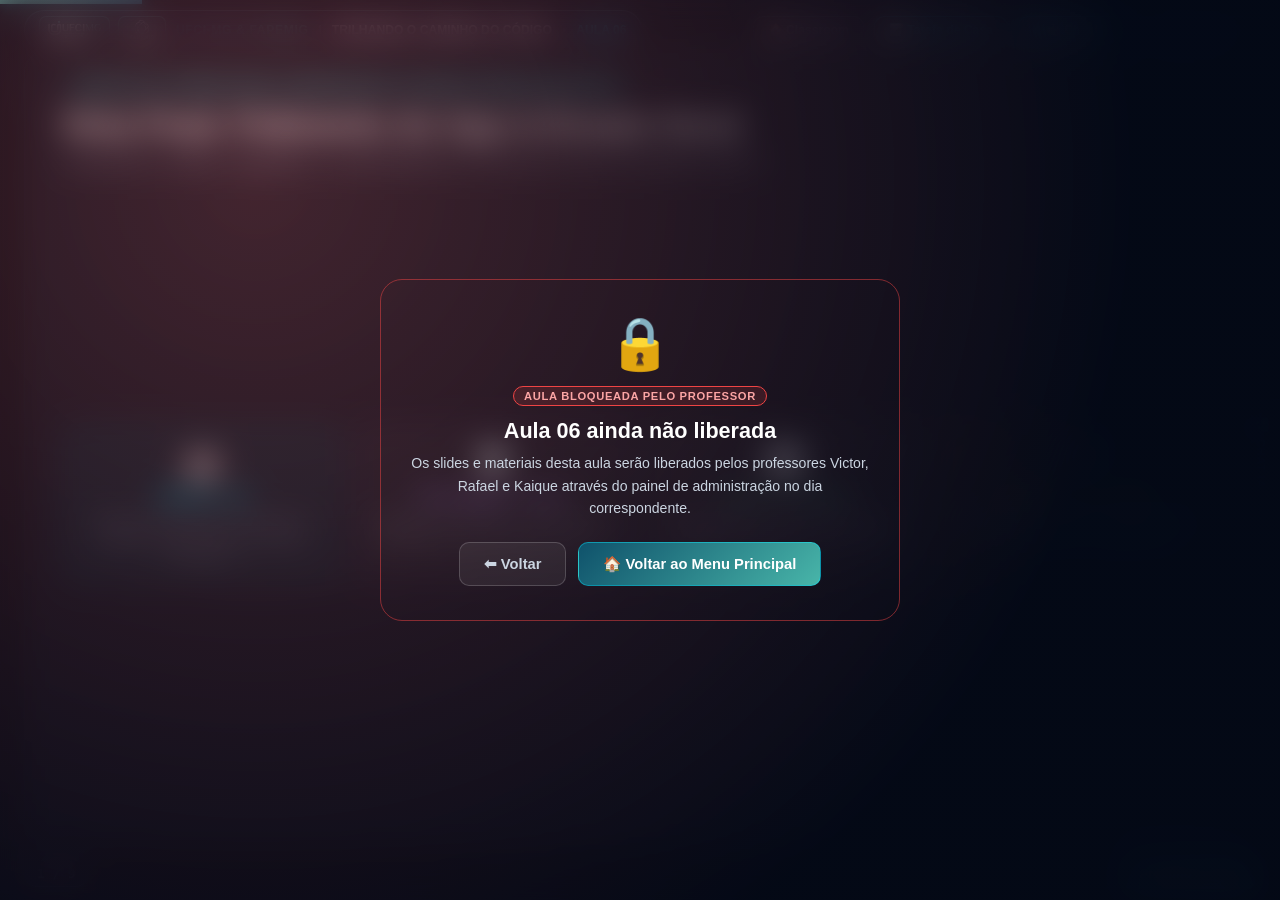
<file: arquivos-trilhando/Slides/aula-06-slides.html>
<!DOCTYPE html>
<html lang="pt-BR">
<head>
    <meta charset="UTF-8">
    <meta name="viewport" content="width=device-width, initial-scale=1.0">
    <title>Aula 06 — Sprint Final, Integração IA &amp; Pitch | Trilhando o Caminho do Código</title>
    <link rel="stylesheet" href="slides-style.css">
    <style>
        .pillar-grid { display: grid; grid-template-columns: repeat(4, 1fr); gap: 14px; margin: 10px 0; }
        .pillar-card { background: rgba(255,255,255,.04); border: 1.5px solid rgba(255,255,255,.12); border-radius: 16px; padding: 16px 14px; text-align: center; }
        .pillar-icon { font-size: 2.1rem; margin-bottom: 6px; }
        .pillar-name { font-family: 'JetBrains Mono', monospace; font-size: 1.05rem; font-weight: 800; color: #00e5ff; margin-bottom: 5px; }
        .pillar-label { font-size: .78rem; color: #94a3b8; line-height: 1.45; }

        .step-badge { display: inline-flex; align-items: center; gap: 8px; background: rgba(37,99,235,.22); border: 1px solid rgba(0,229,255,.35); border-radius: 100px; padding: 5px 16px; font-size: .75rem; font-weight: 700; color: #00e5ff; letter-spacing: .5px; margin-bottom: 6px; text-transform: uppercase; }
        .engage-label { display: inline-flex; align-items: center; gap: 6px; background: rgba(245,158,11,.15); border: 1px solid rgba(245,158,11,.45); border-radius: 8px; padding: 4px 12px; font-size: .76rem; font-weight: 700; color: #f59e0b; margin-bottom: 6px; }

        .prompt-code { background: #040916; border: 1px solid rgba(0,229,255,.25); border-radius: 10px; padding: 12px 16px; font-family: 'JetBrains Mono', monospace; font-size: .82rem; color: #a7f3d0; line-height: 1.65; white-space: pre-wrap; margin: 6px 0; }
        .prompt-code .kw { color: #00e5ff; font-weight: 700; }
        .prompt-code .str { color: #fde68a; }
        .prompt-code .cm { color: #64748b; font-style: italic; }
        .prompt-code .fn { color: #c084fc; }
        .prompt-code .num { color: #fb923c; }

        .summary-item { display: flex; align-items: flex-start; gap: 12px; background: rgba(255,255,255,.03); border: 1px solid rgba(255,255,255,.08); border-radius: 10px; padding: 9px 14px; }
        .summary-check { font-size: 1rem; flex-shrink: 0; margin-top: 1px; }
        .summary-text { font-size: .82rem; color: #cbd5e1; line-height: 1.45; }
        .summary-text strong { color: #fff; display: block; margin-bottom: 2px; }

        .hw-gate-card {
            background: radial-gradient(circle at 20% 20%, rgba(37, 99, 235, 0.22), rgba(10, 18, 38, 0.95));
            border: 2px solid rgba(0, 229, 255, 0.45);
            border-radius: 22px;
            padding: 32px;
            text-align: center;
            max-width: 780px;
            margin: 0 auto;
            display: flex;
            flex-direction: column;
            align-items: center;
            gap: 14px;
            box-shadow: 0 20px 55px rgba(0, 0, 0, 0.55);
        }
        .hw-gate-icon { font-size: 3.4rem; }
        .hw-gate-btn {
            background: linear-gradient(135deg, #2563eb, #00e5ff);
            color: #fff;
            border: none;
            padding: 14px 28px;
            border-radius: 14px;
            font-weight: 800;
            font-size: 1rem;
            cursor: pointer;
            box-shadow: 0 10px 30px rgba(0, 229, 255, 0.35);
            transition: transform .2s ease;
        }
        .hw-gate-btn:hover { transform: translateY(-3px) scale(1.02); }
    </style>
</head>
<body>

    <div class="bg-grid"></div>
    <div class="bg-glow-1"></div>
    <div class="bg-glow-2"></div>
    <div class="progress-bar-container"><div class="progress-bar" id="progressBar"></div></div>

    <!-- Top Bar -->
    <header class="top-bar">
        <div class="brand-badge">
            <div class="top-bar-logos">
                <img src="../Imagens/logo-cefet.jpg" alt="UFCI-MG" class="top-bar-logo-img">
                <img src="../Imagens/logo-fapemig.jpg" alt="FAPEMIG" class="top-bar-logo-img fapemig-circle">
            </div>
            <span class="cefet-tag">UFCI-MG &amp; FAPEMIG</span>
            <span style="opacity:.3">|</span>
            <span>TRILHANDO O CAMINHO DO CÓDIGO</span>
            <span style="opacity:.3">•</span>
            <span style="color:#00e5ff">AULA 06</span>
        </div>
        <div class="top-controls">
            <a href="../../index.html" class="control-btn">🏠 Classroom</a>
            <button class="control-btn" data-open-homework="aula06" style="border-color:rgba(0,229,255,.45);color:#00e5ff">📝 Tarefa de Casa</button>
            <button type="button" class="control-btn slide-ai-toggle-btn" id="slideAiChatToggleBtn" title="Abrir/Fechar Chat IA ao lado do slide (Atalho: I)"><span class="slide-ai-online-dot"></span> 🤖 Chat IA</button>
            <button class="control-btn" id="fullscreenToggle">⛶ Tela Cheia (F)</button>
        </div>
    </header>

    <main class="presentation-stage">

        <!-- SLIDE 1 — CAPA DA AULA 06 -->
        <section class="slide active">
            <div class="slide-header">
                <span class="slide-step">MÓDULO 06 • SPRINT FINAL, INTEGRAÇÃO IA, TESTES &amp; ENSAIO DO PITCH</span>
                <h1 class="slide-title">Reta Final: Polimento do App &amp; Ensaio Geral</h1>
                <p class="slide-subtitle">Preparando o código, a blindagem e a apresentação de 3 atos para a Feira de Soluções (09/12)!</p>
            </div>
            <div class="slide-body">
                <div class="pillar-grid">
                    <div class="pillar-card" style="border-color:rgba(0,229,255,.4);background:rgba(0,229,255,.06)">
                        <div class="pillar-icon">🤖</div>
                        <div class="pillar-name">GEMINI.md</div>
                        <div class="pillar-label">Regras de contexto para a IA ajudar no polimento do projeto sem sair do que dominamos!</div>
                    </div>
                    <div class="pillar-card" style="border-color:rgba(139,92,246,.4)">
                        <div class="pillar-icon">🛡️</div>
                        <div class="pillar-name" style="color:#a78bfa">Blindagem Total</div>
                        <div class="pillar-label">Revisão de <code>try/except</code>, campos vazios e atualização visual com <code>page.update()</code>.</div>
                    </div>
                    <div class="pillar-card" style="border-color:rgba(16,185,129,.4)">
                        <div class="pillar-icon">🔄</div>
                        <div class="pillar-name" style="color:#34d399">Teste Cruzado</div>
                        <div class="pillar-label">Dupla A testa o app da Dupla B tentando encontrar bugs antes do dia da Feira!</div>
                    </div>
                    <div class="pillar-card" style="border-color:rgba(245,158,11,.45);background:rgba(245,158,11,.06)">
                        <div class="pillar-icon">🎤</div>
                        <div class="pillar-name" style="color:#fbbf24">Pitch em 3 Atos</div>
                        <div class="pillar-label">1) Problema Real/ODS → 2) Demo ao Vivo → 3) Bastidores do Código Python!</div>
                    </div>
                </div>
            </div>
        </section>

        <!-- SLIDE 2 — BLOCO 1: QUIZ ESTILO NOTEBOOK LM (10 QUESTÕES DA AULA 05) -->
        <section class="slide">
            <div class="slide-header" style="margin-bottom:10px">
                <span class="step-badge">⚡ Bloco 1 — Quiz Interativo de Aquecimento (10 Questões)</span>
                <h2 class="slide-title" style="font-size:1.55rem">Relembrando: Interfaces Visuais com <code>Flet</code></h2>
            </div>
            <div class="slide-body" style="justify-content:flex-start">
                <div id="quizAula06Container" data-trilhando-quiz="aula06"></div>
            </div>
        </section>

        <!-- SLIDE 3 — TÓPICO 1: INTEGRAÇÃO COM IA E GEMINI.MD (EXPLICAÇÃO 1/2) -->
        <section class="slide">
            <div class="slide-header">
                <span class="step-badge">🤖 Tópico 1 • Co-Piloto IA &amp; Checklist — Explicação (1/2)</span>
                <h2 class="slide-title">Configurando o Co-Piloto com <code>GEMINI.md</code></h2>
                <p class="slide-subtitle">Um bom desenvolvedor orienta a IA com o contexto exato do projeto e as ferramentas permitidas!</p>
            </div>
            <div class="slide-body">
                <div class="grid-2" style="gap:18px;align-items:start">
                    <div class="content-box" style="background:rgba(0,0,0,.45)">
                        <span class="engage-label" style="margin-bottom:6px">📄 Arquivo GEMINI.md na pasta do projeto</span>
                        <div class="prompt-code" style="font-size:.82rem;line-height:1.65">
<span class="kw"># REGRAS DO NOSSO PROJETO FINAL</span>
1. Nosso app resolve: [Descreva o problema/ODS da dupla]
2. Use apenas Python + Flet básico:
   - Variáveis, if/elif/else, try/except
   - Laços while e for
   - Listas [] e Dicionários {}
   - Funções def e controles Flet (Text, TextField, ElevatedButton, Column, Row, NavigationBar)
3. Comente cada bloco em português simples!
                        </div>
                    </div>
                    <div class="content-box tip-box">
                        <h4>✅ Os 5 Requisitos Obrigatórios do App Final</h4>
                        <ul style="font-size:.85rem;color:#e2e8f0;line-height:1.85;padding-left:18px">
                            <li><strong>1. Interface Flet Funcional:</strong> Janela com título, tema e botões com <code>on_click</code>.</li>
                            <li><strong>2. Coleção de Dados:</strong> Pelo menos 1 <code>Lista</code> ou <code>Dicionário</code> guardando registros.</li>
                            <li><strong>3. Modularização:</strong> Funções definidas com <code>def</code>.</li>
                            <li><strong>4. Decisão / Repetição:</strong> Uso de <code>if/else</code> e/ou <code>for/while</code>.</li>
                            <li><strong>5. Blindagem:</strong> Proteção com <code>try/except</code> ou validação de campos vazios!</li>
                        </ul>
                    </div>
                </div>
            </div>
        </section>

        <!-- SLIDE 4 — TÓPICO 1: POLIMENTO E TESTE CRUZADO (EXPLICAÇÃO 2/2) -->
        <section class="slide">
            <div class="slide-header">
                <span class="step-badge">🤖 Tópico 1 • Co-Piloto IA &amp; Checklist — Explicação (2/2)</span>
                <h2 class="slide-title">Teste de Usabilidade Cruzado entre Duplas</h2>
                <p class="slide-subtitle">Antes de apresentar para a banca, outra dupla vai usar o seu aplicativo por 5 minutos!</p>
            </div>
            <div class="slide-body">
                <div class="grid-2" style="gap:18px;align-items:start">
                    <div class="content-box">
                        <h4 style="color:#00e5ff;margin-bottom:8px">🕵️ Regra do Teste Silencioso</h4>
                        <p style="font-size:.86rem;color:#cbd5e1;line-height:1.65">
                            A Dupla A senta no computador da Dupla B e tenta usar o app <strong>sem que a Dupla B explique onde clicar</strong>!<br><br>
                            Se o colega ficar em dúvida sobre o que digitar, melhore o <code>label</code> do seu <code>ft.TextField</code> ou o texto do botão!
                        </p>
                    </div>
                    <div class="content-box warn-box">
                        <h4 style="margin-bottom:8px">🔨 Os 3 Testes que a Dupla Visitante Deve Fazer</h4>
                        <ol style="font-size:.86rem;color:#cbd5e1;line-height:1.75;padding-left:18px">
                            <li>Clicar no botão principal com todos os campos em branco.</li>
                            <li>Digitar letras (ex: <code>"abc"</code>) onde o app pede números.</li>
                            <li>Cadastrar 3 itens seguidos e verificar se a lista na tela atualiza certinho!</li>
                        </ol>
                    </div>
                </div>
            </div>
        </section>

        <!-- SLIDE 5 — TÓPICO 1: EXERCÍCIO PRÁTICO DE REVISÃO DO APP (3/3) -->
        <section class="slide">
            <div class="slide-header">
                <span class="step-badge" style="background:rgba(16,185,129,.18);border-color:#10b981;color:#6ee7b7">⚡ Tópico 1 • Exercício Prático (3/3) — Mão na Massa!</span>
                <h2 class="slide-title">Blindando o Botão Principal do Seu Projeto</h2>
                <p class="slide-subtitle">Abra o arquivo do projeto da sua dupla e garanta que o clique principal tenha validação completa!</p>
            </div>
            <div class="slide-body">
                <div class="content-box" style="background:rgba(0,0,0,.45);padding:16px">
                    <div class="prompt-code" style="font-size:.84rem;line-height:1.7">
<span class="kw">def</span> <span class="fn">acao_principal</span>(e):
    <span class="cm"># 1. Verifica se o campo de texto está vazio:</span>
    <span class="kw">if</span> campo_texto.value.<span class="fn">strip</span>() == <span class="str">""</span>:
        feedback.value = <span class="str">"⚠️ Por favor, preencha o campo antes de confirmar!"</span>
        feedback.color = <span class="str">"orange"</span>
        page.<span class="fn">update</span>()
        <span class="kw">return</span>

    <span class="cm"># 2. Protege conversões numéricas com try / except:</span>
    <span class="kw">try</span>:
        <span class="kw">numero</span> = <span class="fn">float</span>(campo_numero.value)
        feedback.value = <span class="str">"✅ Registro salvo com sucesso!"</span>
        feedback.color = <span class="str">"green"</span>
    <span class="kw">except</span> <span class="fn">ValueError</span>:
        feedback.value = <span class="str">"🚨 Digite apenas números válidos no campo numérico!"</span>
        feedback.color = <span class="str">"red"</span>
    page.<span class="fn">update</span>()
                    </div>
                </div>
            </div>
        </section>

        <!-- SLIDE 6 — TÓPICO 2: COMO FAZER UM PITCH CAMPEÃO (EXPLICAÇÃO 1/2) -->
        <section class="slide">
            <div class="slide-header">
                <span class="step-badge">🎤 Tópico 2 • O Pitch de 3 Atos — Explicação (1/2)</span>
                <h2 class="slide-title">Como Apresentar Seu App em 3 a 5 Minutos</h2>
                <p class="slide-subtitle">Divida o tempo entre os dois integrantes da dupla seguindo os 3 Atos abaixo!</p>
            </div>
            <div class="slide-body">
                <div class="grid-3">
                    <div class="content-box" style="border-color:rgba(245,158,11,.45)">
                        <h4 style="color:#fbbf24">1️⃣ Ato 1: O Problema (1 min)</h4>
                        <p style="font-size:.84rem;color:#cbd5e1;line-height:1.6">
                            Qual dor real da escola, da casa ou da cidade vocês escolheram resolver? Qual ODS se conecta com essa ideia?
                        </p>
                    </div>
                    <div class="content-box" style="border-color:rgba(0,229,255,.45)">
                        <h4 style="color:#00e5ff">2️⃣ Ato 2: A Demo ao Vivo (2 min)</h4>
                        <p style="font-size:.84rem;color:#cbd5e1;line-height:1.6">
                            Mostrem a janela do Flet aberta! Façam um cadastro real ao vivo e mostrem a proteção contra erro funcionando!
                        </p>
                    </div>
                    <div class="content-box" style="border-color:rgba(16,185,129,.45)">
                        <h4 style="color:#34d399">3️⃣ Ato 3: O Código (1-2 min)</h4>
                        <p style="font-size:.84rem;color:#cbd5e1;line-height:1.6">
                            Abram o VS Code e mostrem onde estão a Lista/Dicionário, as Funções (<code>def</code>) e o <code>try/except</code>!
                        </p>
                    </div>
                </div>
            </div>
        </section>

        <!-- SLIDE 7 — TÓPICO 2: AUDITORIA VIVA (EXPLICAÇÃO 2/2) -->
        <section class="slide">
            <div class="slide-header">
                <span class="step-badge">🎤 Tópico 2 • Auditoria Viva — Explicação (2/2)</span>
                <h2 class="slide-title">Preparando para as Perguntas da Banca</h2>
                <p class="slide-subtitle">Os dois integrantes da dupla devem saber responder qualquer uma destas 3 perguntas no próprio código:</p>
            </div>
            <div class="slide-body">
                <div style="display:flex;flex-direction:column;gap:10px">
                    <div class="summary-item" style="padding:14px">
                        <span class="summary-check">❓</span>
                        <div class="summary-text"><strong>Pergunta 1: "Onde os dados ficam guardados quando clicamos no botão?"</strong>Aponte para a sua Lista (<code>[]</code>) ou Dicionário (<code>{}</code>) e mostre o <code>.append()</code>!</div>
                    </div>
                    <div class="summary-item" style="padding:14px">
                        <span class="summary-check">❓</span>
                        <div class="summary-text"><strong>Pergunta 2: "O que acontece se alguém digitar letras ou deixar em branco?"</strong>Aponte para o seu <code>if</code> de validação ou para o bloco <code>try / except ValueError</code>!</div>
                    </div>
                    <div class="summary-item" style="padding:14px">
                        <span class="summary-check">❓</span>
                        <div class="summary-text"><strong>Pergunta 3: "Qual função atualiza a janela quando o botão é clicado?"</strong>Mostre o <code>def</code> conectado ao <code>on_click</code> e o comando <code>page.update()</code> no final!</div>
                    </div>
                </div>
            </div>
        </section>

        <!-- SLIDE 8 — TÓPICO 2: EXERCÍCIO DE ROTEIRO DO PITCH (3/3) -->
        <section class="slide">
            <div class="slide-header">
                <span class="step-badge" style="background:rgba(16,185,129,.18);border-color:#10b981;color:#6ee7b7">⚡ Tópico 2 • Exercício do Pitch (3/3) — Ensaio da Dupla!</span>
                <h2 class="slide-title">Escrevendo o Roteiro de 3 Frases no Topo do Código</h2>
                <p class="slide-subtitle">Coloque um cabeçalho comentado no topo do arquivo <code>.py</code> da dupla definindo quem fala cada parte!</p>
            </div>
            <div class="slide-body">
                <div class="content-box" style="background:rgba(0,0,0,.45);padding:16px">
                    <div class="prompt-code" style="font-size:.86rem;line-height:1.75">
<span class="cm"># ==========================================================</span>
<span class="cm"># PROJETO FINAL: [NOME DO APLICATIVO]</span>
<span class="cm"># DUPLA: [Integrante 1] e [Integrante 2]</span>
<span class="cm"># ATO 1 (Problema/ODS - Integrante 1): ...</span>
<span class="cm"># ATO 2 (Demonstração Flet - Integrante 2): ...</span>
<span class="cm"># ATO 3 (Explicação do Código - Ambos): ...</span>
<span class="cm"># ==========================================================</span>
                    </div>
                </div>
            </div>
        </section>

        <!-- SLIDE 9 — CAPA / TRAVA ANTI-SPOILER DA TAREFA DE CASA DA AULA 06 -->
        <section class="slide">
            <div class="slide-header">
                <span class="slide-step">🏠 ATIVIDADE PARA CASA • ENTREGA PRÉVIA DO PROJETO</span>
                <h2 class="slide-title">Tarefa de Casa — Aula 06</h2>
                <p class="slide-subtitle">Registre o questionário de revisão e cole o código atual do projeto da sua dupla!</p>
            </div>
            <div class="slide-body">
                <div class="hw-gate-card">
                    <div class="hw-gate-icon">🔒🚀</div>
                    <span class="tr-badge-cyan">5 QUESTÕES DE REVISÃO + REGISTRO DO CÓDIGO E PITCH</span>
                    <h3 style="font-size:1.45rem;color:#fff;font-weight:800;">Preparação Oficial para a Feira (09/12)</h3>
                    <p style="font-size:0.92rem;color:#cbd5e1;max-width:600px;line-height:1.6;">
                        Clique abaixo para responder às 5 questões sobre Blindagem, Testes e Pitch e salvar o código do seu projeto no Classroom!
                    </p>
                    <div style="display:flex;gap:14px;flex-wrap:wrap;justify-content:center;margin-top:8px;">
                        <button type="button" class="hw-gate-btn" data-open-homework="aula06">
                            🚀 Abrir Tarefa da Aula 06 Agora
                        </button>
                        <a href="../../index.html#tarefas" class="control-btn" style="padding:12px 20px;font-size:0.9rem;border-color:rgba(0,229,255,.4);color:#00e5ff;">
                            📊 Ver Minhas Notas no Classroom
                        </a>
                    </div>
                </div>
            </div>
        </section>

    </main>

    <!-- Bottom Navigation -->
    <footer class="bottom-nav">
        <div class="slide-counter" id="slideCounter">1 / 9</div>
        <div class="nav-buttons">
            <button class="nav-btn" id="prevBtn">← Anterior <span class="key-hint">←</span></button>
            <button class="nav-btn primary" id="nextBtn">Próximo → <span class="key-hint">→</span></button>
        </div>
    </footer>

    <script src="classroom-engine.js"></script>
    <script src="beecrowd-arena.js"></script>
    <script src="slides-engine.js"></script>
</body>
</html>
</file>
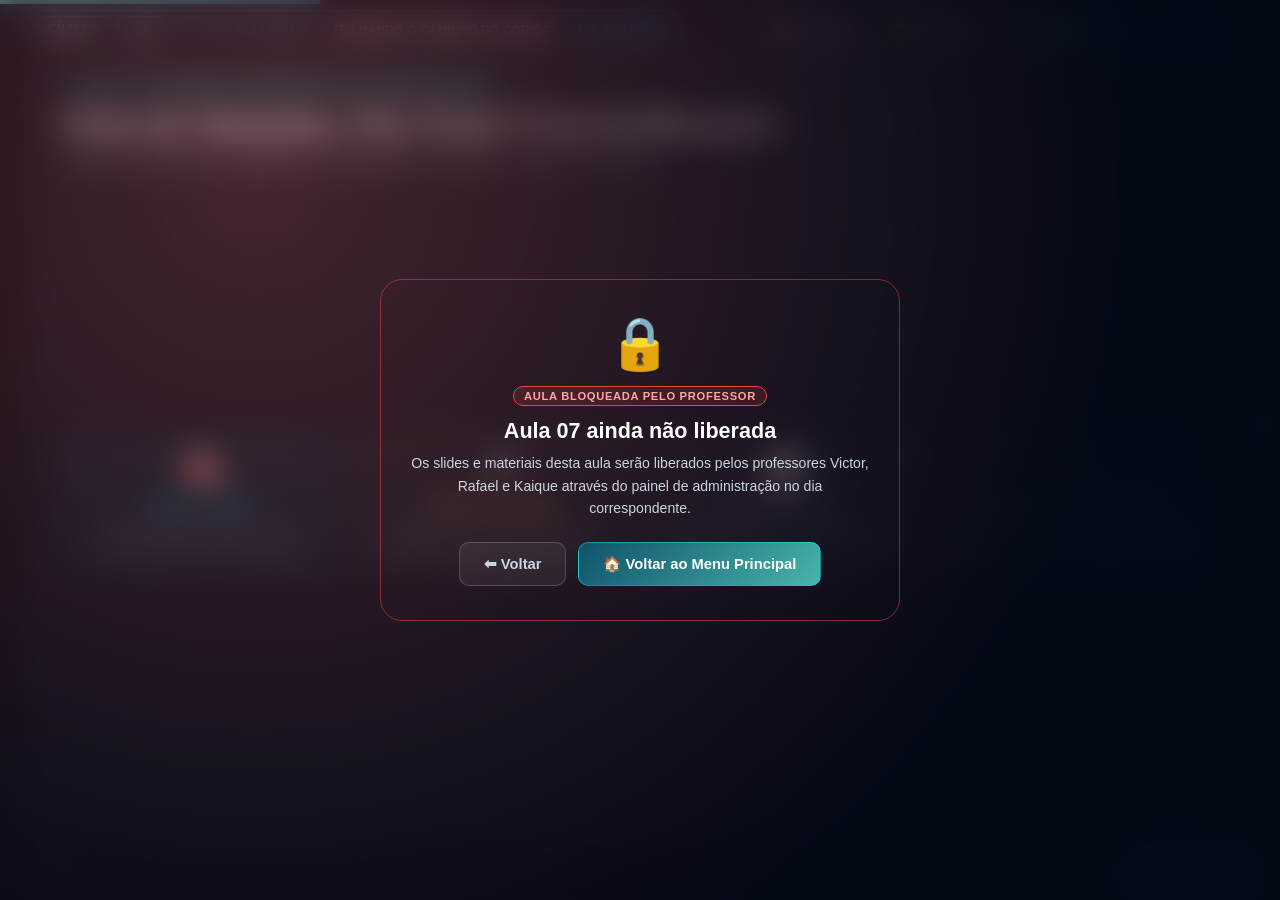
<file: arquivos-trilhando/Slides/aula-07-slides.html>
<!DOCTYPE html>
<html lang="pt-BR">
<head>
    <meta charset="UTF-8">
    <meta name="viewport" content="width=device-width, initial-scale=1.0">
    <title>Aula 07 — Feira Final de Soluções, T1 &amp; Certificação | Trilhando o Caminho do Código</title>
    <link rel="stylesheet" href="slides-style.css">
    <style>
        .pillar-grid { display: grid; grid-template-columns: repeat(4, 1fr); gap: 14px; margin: 10px 0; }
        .pillar-card { background: rgba(255,255,255,.04); border: 1.5px solid rgba(255,255,255,.12); border-radius: 16px; padding: 16px 14px; text-align: center; }
        .pillar-icon { font-size: 2.1rem; margin-bottom: 6px; }
        .pillar-name { font-family: 'JetBrains Mono', monospace; font-size: 1.05rem; font-weight: 800; color: #00e5ff; margin-bottom: 5px; }
        .pillar-label { font-size: .78rem; color: #94a3b8; line-height: 1.45; }

        .step-badge { display: inline-flex; align-items: center; gap: 8px; background: rgba(37,99,235,.22); border: 1px solid rgba(0,229,255,.35); border-radius: 100px; padding: 5px 16px; font-size: .75rem; font-weight: 700; color: #00e5ff; letter-spacing: .5px; margin-bottom: 6px; text-transform: uppercase; }
        .prompt-code { background: #040916; border: 1px solid rgba(0,229,255,.25); border-radius: 10px; padding: 12px 16px; font-family: 'JetBrains Mono', monospace; font-size: .82rem; color: #a7f3d0; line-height: 1.65; white-space: pre-wrap; margin: 6px 0; }
        .summary-item { display: flex; align-items: flex-start; gap: 12px; background: rgba(255,255,255,.03); border: 1px solid rgba(255,255,255,.08); border-radius: 10px; padding: 9px 14px; }
        .summary-check { font-size: 1rem; flex-shrink: 0; margin-top: 1px; }
        .summary-text { font-size: .82rem; color: #cbd5e1; line-height: 1.45; }
        .summary-text strong { color: #fff; display: block; margin-bottom: 2px; }

        .hw-gate-card {
            background: radial-gradient(circle at 20% 20%, rgba(16, 185, 129, 0.22), rgba(10, 18, 38, 0.95));
            border: 2px solid rgba(16, 185, 129, 0.5);
            border-radius: 22px;
            padding: 32px;
            text-align: center;
            max-width: 780px;
            margin: 0 auto;
            display: flex;
            flex-direction: column;
            align-items: center;
            gap: 14px;
            box-shadow: 0 20px 55px rgba(0, 0, 0, 0.55);
        }
        .hw-gate-icon { font-size: 3.4rem; }
        .hw-gate-btn {
            background: linear-gradient(135deg, #10b981, #00e5ff);
            color: #04131a;
            border: none;
            padding: 14px 28px;
            border-radius: 14px;
            font-weight: 800;
            font-size: 1rem;
            cursor: pointer;
            box-shadow: 0 10px 30px rgba(16, 185, 129, 0.35);
            transition: transform .2s ease;
        }
        .hw-gate-btn:hover { transform: translateY(-3px) scale(1.02); }
    </style>
</head>
<body>

    <div class="bg-grid"></div>
    <div class="bg-glow-1"></div>
    <div class="bg-glow-2"></div>
    <div class="progress-bar-container"><div class="progress-bar" id="progressBar"></div></div>

    <!-- Top Bar -->
    <header class="top-bar">
        <div class="brand-badge">
            <div class="top-bar-logos">
                <img src="../Imagens/logo-cefet.jpg" alt="UFCI-MG" class="top-bar-logo-img">
                <img src="../Imagens/logo-fapemig.jpg" alt="FAPEMIG" class="top-bar-logo-img fapemig-circle">
            </div>
            <span class="cefet-tag">UFCI-MG &amp; FAPEMIG</span>
            <span style="opacity:.3">|</span>
            <span>TRILHANDO O CAMINHO DO CÓDIGO</span>
            <span style="opacity:.3">•</span>
            <span style="color:#00e5ff">AULA 07 (09/12)</span>
        </div>
        <div class="top-controls">
            <a href="../../index.html" class="control-btn">🏠 Classroom</a>
            <button class="control-btn" data-open-homework="aula07" style="border-color:rgba(16,185,129,.55);color:#6ee7b7">🏆 Portfólio Final</button>
            <button type="button" class="control-btn slide-ai-toggle-btn" id="slideAiChatToggleBtn" title="Abrir/Fechar Chat IA ao lado do slide (Atalho: I)"><span class="slide-ai-online-dot"></span> 🤖 Chat IA</button>
            <button class="control-btn" id="fullscreenToggle">⛶ Tela Cheia (F)</button>
        </div>
    </header>

    <main class="presentation-stage">

        <!-- SLIDE 1 — CAPA DA AULA 07 (GRANDE FINAL 09/12) -->
        <section class="slide active">
            <div class="slide-header">
                <span class="slide-step">AULA 07 • 09/12/2026 • GRANDE FINAL &amp; ENCERRAMENTO</span>
                <h1 class="slide-title">Feira de Soluções, Pós-Teste T1 &amp; Certificação!</h1>
                <p class="slide-subtitle">Chegou o grande dia de apresentar os aplicativos criados por vocês no UFCI-MG!</p>
            </div>
            <div class="slide-body">
                <div class="pillar-grid">
                    <div class="pillar-card" style="border-color:rgba(0,229,255,.4);background:rgba(0,229,255,.06)">
                        <div class="pillar-icon">🧠</div>
                        <div class="pillar-name">Quiz Final</div>
                        <div class="pillar-label">Revisão geral celebrando todos os conceitos dominados na nossa trilha!</div>
                    </div>
                    <div class="pillar-card" style="border-color:rgba(245,158,11,.45)">
                        <div class="pillar-icon">🎤</div>
                        <div class="pillar-name" style="color:#fbbf24">Feira de Apps</div>
                        <div class="pillar-label">Pitch de 3 a 5 minutos por dupla com demonstração ao vivo do aplicativo Flet!</div>
                    </div>
                    <div class="pillar-card" style="border-color:rgba(139,92,246,.4)">
                        <div class="pillar-icon">📊</div>
                        <div class="pillar-name" style="color:#a78bfa">Pós-Teste T1</div>
                        <div class="pillar-label">Avaliação diagnóstica final FAPEMIG para medir toda a nossa evolução desde o T0!</div>
                    </div>
                    <div class="pillar-card" style="border-color:rgba(16,185,129,.45);background:rgba(16,185,129,.06)">
                        <div class="pillar-icon">🎓</div>
                        <div class="pillar-name" style="color:#34d399">Certificado 30h</div>
                        <div class="pillar-label">Cerimônia de encerramento e entrega dos certificados oficiais de extensão UFCI-MG!</div>
                    </div>
                </div>
            </div>
        </section>

        <!-- SLIDE 2 — QUIZ DA GRANDE FINAL -->
        <section class="slide">
            <div class="slide-header" style="margin-bottom:10px">
                <span class="step-badge">⚡ Bloco 1 — Quiz da Grande Final (10 Questões)</span>
                <h2 class="slide-title" style="font-size:1.55rem">Revisão Geral: Python, Estruturas de Dados, Flet &amp; Pitch</h2>
            </div>
            <div class="slide-body" style="justify-content:flex-start">
                <div id="quizAula07Container" data-trilhando-quiz="aula07"></div>
            </div>
        </section>

        <!-- SLIDE 3 — REGRAS DO PITCH E AUDITORIA VIVA -->
        <section class="slide">
            <div class="slide-header">
                <span class="step-badge">🎤 Bloco 2 — Apresentações das Duplas (Feira de Soluções)</span>
                <h2 class="slide-title">Roteiro Oficial no Palco (3 a 5 minutos por Dupla)</h2>
                <p class="slide-subtitle">Respeito, escuta ativa e aplausos para todas as equipes!</p>
            </div>
            <div class="slide-body">
                <div class="grid-3">
                    <div class="content-box" style="border-color:rgba(245,158,11,.45)">
                        <h4 style="color:#fbbf24">1. O Problema &amp; ODS</h4>
                        <p style="font-size:.86rem;color:#cbd5e1;line-height:1.6">Apresentem os nomes da dupla, o nome do aplicativo e qual problema real ele resolve.</p>
                    </div>
                    <div class="content-box" style="border-color:rgba(0,229,255,.45)">
                        <h4 style="color:#00e5ff">2. Demonstração ao Vivo</h4>
                        <p style="font-size:.86rem;color:#cbd5e1;line-height:1.6">Mostrem a interface Flet funcionando, cadastrem um dado real e provem que o app está blindado!</p>
                    </div>
                    <div class="content-box" style="border-color:rgba(16,185,129,.45)">
                        <h4 style="color:#34d399">3. Bastidores do Código</h4>
                        <p style="font-size:.86rem;color:#cbd5e1;line-height:1.6">Mostrem no VS Code onde estão suas funções (<code>def</code>), listas/dicionários e <code>try/except</code>!</p>
                    </div>
                </div>
            </div>
        </section>

        <!-- SLIDE 4 — PORTFÓLIO FINAL E CERTIFICAÇÃO -->
        <section class="slide">
            <div class="slide-header">
                <span class="slide-step">🏆 PORTFÓLIO OFICIAL &amp; CONCLUSÃO DO CURSO</span>
                <h2 class="slide-title">Registro Final do Projeto — Aula 07</h2>
                <p class="slide-subtitle">Salve o código final apresentado pela sua dupla no seu portfólio oficial!</p>
            </div>
            <div class="slide-body">
                <div class="hw-gate-card">
                    <div class="hw-gate-icon">🎓🏆</div>
                    <span class="tr-badge-cyan">CONSOLIDAÇÃO FINAL + REGISTRO DO PORTFÓLIO (30 HORAS)</span>
                    <h3 style="font-size:1.45rem;color:#fff;font-weight:800;">Parabéns, Desenvolvedores(as)!</h3>
                    <p style="font-size:0.92rem;color:#cbd5e1;max-width:600px;line-height:1.6;">
                        Clique abaixo para responder às 5 questões de consolidação e salvar o código oficial apresentado na Feira de Soluções!
                    </p>
                    <div style="display:flex;gap:14px;flex-wrap:wrap;justify-content:center;margin-top:8px;">
                        <button type="button" class="hw-gate-btn" data-open-homework="aula07">
                            🏆 Registrar Portfólio Final (Aula 07)
                        </button>
                        <a href="../../index.html#ranking" class="control-btn" style="padding:12px 20px;font-size:0.9rem;border-color:rgba(0,229,255,.4);color:#00e5ff;">
                            🏆 Ver Ranking Oficial da Turma
                        </a>
                    </div>
                </div>
            </div>
        </section>

    </main>

    <!-- Bottom Navigation -->
    <footer class="bottom-nav">
        <div class="slide-counter" id="slideCounter">1 / 4</div>
        <div class="nav-buttons">
            <button class="nav-btn" id="prevBtn">← Anterior <span class="key-hint">←</span></button>
            <button class="nav-btn primary" id="nextBtn">Próximo → <span class="key-hint">→</span></button>
        </div>
    </footer>

    <script src="classroom-engine.js"></script>
    <script src="beecrowd-arena.js"></script>
    <script src="slides-engine.js"></script>
</body>
</html>
</file>
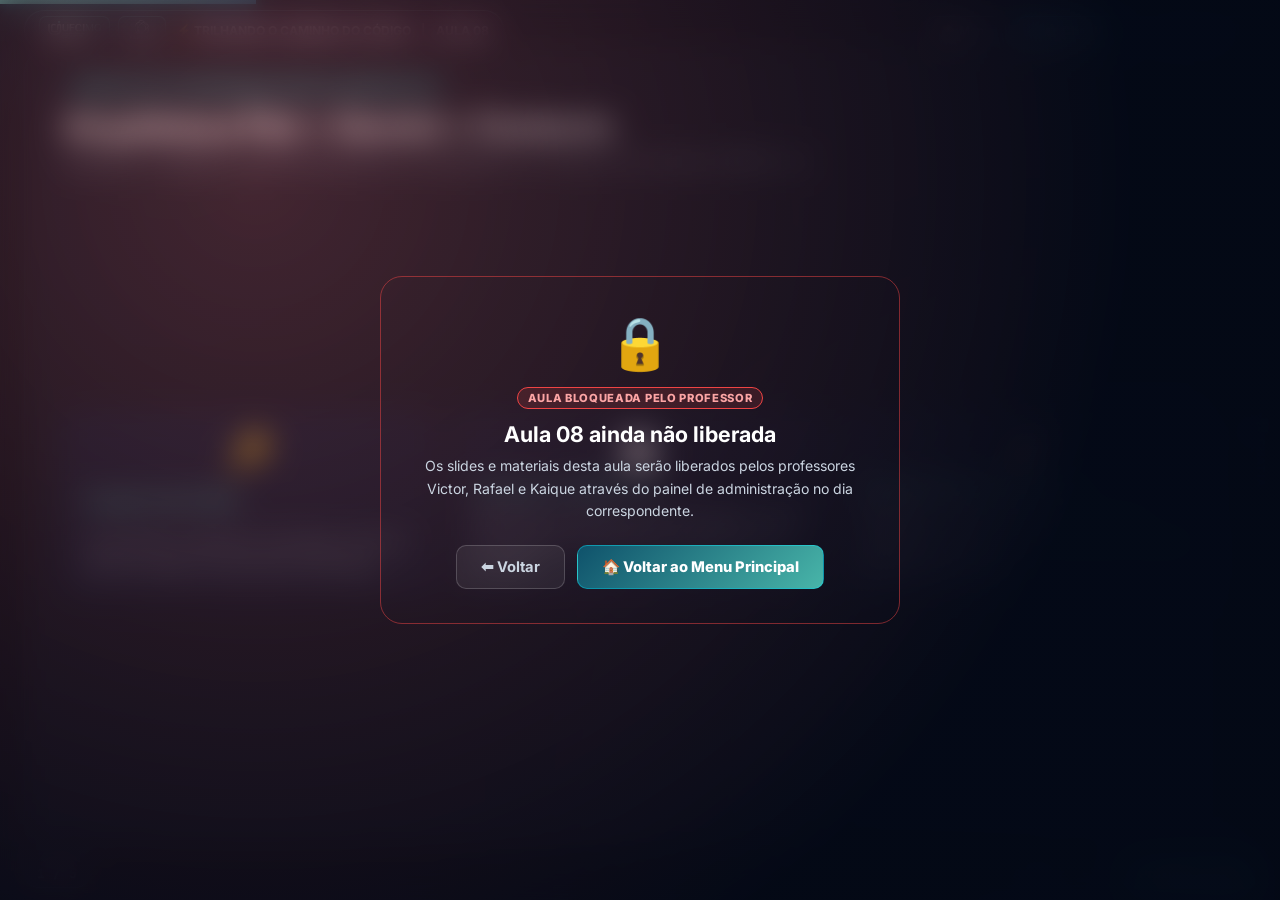
<file: arquivos-trilhando/Slides/aula-08-slides.html>
<!DOCTYPE html>
<html lang="pt-BR">
<head>
    <meta charset="UTF-8">
    <meta name="viewport" content="width=device-width, initial-scale=1.0">
    <title>Aula 08 - Arquitetura Integrada: Flet + IA + GEMINI.md</title>
    <link rel="preconnect" href="https://fonts.googleapis.com">
    <link rel="preconnect" href="https://fonts.gstatic.com" crossorigin>
    <link href="https://fonts.googleapis.com/css2?family=Inter:wght@400;500;600;700;800&family=JetBrains+Mono:wght@400;600;700&display=swap" rel="stylesheet">
    <link rel="stylesheet" href="slides-style.css">
</head>
<body>
    <div class="progress-bar" id="progressBar"></div>
    <div class="bg-glow">
        <div class="glow-orb glow-orb-1"></div>
        <div class="glow-orb glow-orb-2"></div>
    </div>

    <header class="top-bar">
        <div class="brand-badge">
            <div class="top-bar-logos">
                <img src="../Imagens/logo-cefet.jpg" alt="UFCI-MG" class="top-bar-logo-img">
                <img src="../Imagens/logo-fapemig.jpg" alt="FAPEMIG" class="top-bar-logo-img fapemig-circle">
            </div>
            <span>⚡ TRILHANDO O CAMINHO DO CÓDIGO</span>
            <span style="opacity:0.4">|</span>
            <span>AULA 08</span>
        </div>
        <div class="top-controls">
            <a href="../../index.html" class="control-btn">🏠 Menu</a>
            <button type="button" class="control-btn slide-ai-toggle-btn" id="slideAiChatToggleBtn" title="Abrir/Fechar Chat IA ao lado do slide (Atalho: I)"><span class="slide-ai-online-dot"></span> 🤖 Chat IA</button>
            <button class="control-btn" id="fullscreenToggle">⛶ Tela Cheia (F)</button>
        </div>
    </header>

    <main class="presentation-stage">
        <!-- Slide 1: Capa -->
        <section class="slide active">
            <div class="slide-header">
                <span class="slide-step">MÓDULO 08 • INTEGRAÇÃO COM IA GENERATIVA</span>
                <h1 class="slide-title">Arquitetura Flet + Gemini + Contexto</h1>
                <p class="slide-subtitle">Integrando Inteligência Artificial Generativa aos Aplicativos com Arquivo de Contexto <code>GEMINI.md</code></p>
            </div>
            <div class="slide-body">
                <div class="grid-3">
                    <div class="content-box accent-box">
                        <div class="big-icon">🔑</div>
                        <h4>Google GenAI SDK</h4>
                        <p>Conectando o aplicativo em Python à API do Gemini usando a chave de API (API Key).</p>
                    </div>
                    <div class="content-box accent-box">
                        <div class="big-icon">📄</div>
                        <h4>O Arquivo <code>GEMINI.md</code></h4>
                        <p>Definindo as diretrizes, personalidade, regras de resposta e conhecimento específico do seu app.</p>
                    </div>
                    <div class="content-box accent-box">
                        <div class="big-icon">🚀</div>
                        <h4>Sistema RAG Simplificado</h4>
                        <p>Injetando o conteúdo do <code>GEMINI.md</code> no prompt do modelo como instrução de sistema (System Instruction).</p>
                    </div>
                </div>
            </div>
        </section>

        <!-- Slide 2: Conectando a API do Gemini -->
        <section class="slide">
            <div class="slide-header">
                <span class="slide-step">CONCEITO 1 • CONEXÃO DE API</span>
                <h2 class="slide-title">Conectando o Python à API do Gemini</h2>
                <p class="slide-subtitle">Importando o SDK oficial <code>google-genai</code></p>
            </div>
            <div class="slide-body">
                <div class="content-box accent-box">
                    <div class="prompt-code"><span class="kw">from</span> google <span class="kw">import</span> genai
<span class="kw">import</span> os

<span class="cm"># Configurando o cliente da API</span>
client = genai.<span class="fn">Client</span>(api_key=os.environ.<span class="fn">get</span>(<span class="str">"GEMINI_API_KEY"</span>))

<span class="cm"># Chamada básica ao modelo Gemini 2.5 Flash</span>
response = client.models.<span class="fn">generate_content</span>(
    model=<span class="str">'gemini-2.5-flash'</span>,
    contents=<span class="str">'Dê 3 dicas para economizar água na escola.'</span>
)

<span class="fn">print</span>(response.text)</div>
                </div>
            </div>
        </section>

        <!-- Slide 3: O Arquivo GEMINI.md e System Instructions -->
        <section class="slide">
            <div class="slide-header">
                <span class="slide-step">CONCEITO 2 • CONTEXTO E PROMPT DE SISTEMA</span>
                <h2 class="slide-title">O Arquivo de Contexto <code>GEMINI.md</code></h2>
                <p class="slide-subtitle">Como especializar a IA para responder de acordo com a proposta do seu ODS</p>
            </div>
            <div class="slide-body">
                <div class="grid-2">
                    <div class="content-box">
                        <h4>📄 Estrutura do <code>GEMINI.md</code></h4>
                        <div class="prompt-code"># IDENTIDADE DO BOT
Você é o "EcoBot", um assistente virtual especialista no ODS 11 (Cidades Sustentáveis).

# REGRAS DE RESPOSTA
- Use tom motivador e linguagem acessível.
- Respostas com no máximo 3 parágrafos.
- Sempre sugira 1 ação prática.</div>
                    </div>
                    <div class="content-box accent-box">
                        <h4>💻 Injetando o Contexto no Código</h4>
                        <div class="prompt-code"><span class="kw">with</span> <span class="fn">open</span>(<span class="str">"GEMINI.md"</span>, <span class="str">"r"</span>, encoding=<span class="str">"utf-8"</span>) <span class="kw">as</span> f:
    contexto_sistema = f.<span class="fn">read</span>()

response = client.models.<span class="fn">generate_content</span>(
    model=<span class="str">'gemini-2.5-flash'</span>,
    contents=pergunta_usuario,
    config={<span class="str">'system_instruction'</span>: contexto_sistema}
)</div>
                    </div>
                </div>
            </div>
        </section>

        <!-- Slide 4: Fluxo de Dados Completo no Flet -->
        <section class="slide">
            <div class="slide-header">
                <span class="slide-step">CONCEITO 3 • FLUXO DE DADOS</span>
                <h2 class="slide-title">Arquitetura de Dados em Tempo Real</h2>
                <p class="slide-subtitle">Da digitação do usuário na tela Flet até a resposta da IA</p>
            </div>
            <div class="slide-body">
                <div class="grid-4">
                    <div class="content-box">
                        <div class="big-icon">1️⃣</div>
                        <h4>Interface (Flet)</h4>
                        <p>Usuário digita a dúvida no <code>TextField</code> e clica no botão.</p>
                    </div>
                    <div class="content-box">
                        <div class="big-icon">2️⃣</div>
                        <h4>Carregamento</h4>
                        <p>Exibe indicador de carregamento (<code>ProgressRing</code>) na tela.</p>
                    </div>
                    <div class="content-box">
                        <div class="big-icon">3️⃣</div>
                        <h4>API Gemini</h4>
                        <p>Envia o prompt + contexto do <code>GEMINI.md</code> via SDK.</p>
                    </div>
                    <div class="content-box">
                        <div class="big-icon">4️⃣</div>
                        <h4>Renderização</h4>
                        <p>Exibe a resposta gerada com formatação Markdown no Flet.</p>
                    </div>
                </div>
            </div>
        </section>

        <!-- Slide 5: Desafio Prático da Aula 08 -->
        <section class="slide">
            <div class="slide-header">
                <span class="slide-step">PRÁTICA • DESAFIO 08</span>
                <h2 class="slide-title">Desafio: Integração Final do App ODS com IA</h2>
                <p class="slide-subtitle">Deixando seu aplicativo 100% funcional para a Feira de Soluções</p>
            </div>
            <div class="slide-body">
                <div class="grid-2">
                    <div class="content-box tip-box">
                        <h4>🎯 Requisitos:</h4>
                        <ul>
                            <li>Criar e personalizar o arquivo <code>GEMINI.md</code> do seu grupo.</li>
                            <li>Conectar a chave de API do Gemini no seu script Flet.</li>
                            <li>Implementar a chamada assíncrona/reativa com o botão de envio.</li>
                            <li>Testar e validar com perguntas reais sobre o problema da escola.</li>
                        </ul>
                    </div>
                    <div class="content-box accent-box">
                        <h4>🤖 Prompt para Gemini CLI:</h4>
                        <div class="prompt-code"><span class="str">"Estou integrando a API do Gemini no meu app Flet. Como exibo um ícone de carregamento ft.ProgressRing enquanto aguardo a resposta da API?"</span></div>
                    </div>
                </div>
            </div>
        </section>
    </main>

    <footer class="bottom-nav">
        <div class="slide-counter" id="slideCounter">1 / 5</div>
        <div class="nav-buttons">
            <button class="nav-btn" id="prevBtn">← Anterior <span class="key-hint">←</span></button>
            <button class="nav-btn primary" id="nextBtn">Próximo → <span class="key-hint">→</span></button>
        </div>
    </footer>

    <script src="classroom-engine.js"></script>
    <script src="beecrowd-arena.js"></script>
    <script src="slides-engine.js"></script>
</body>
</html>
</file>
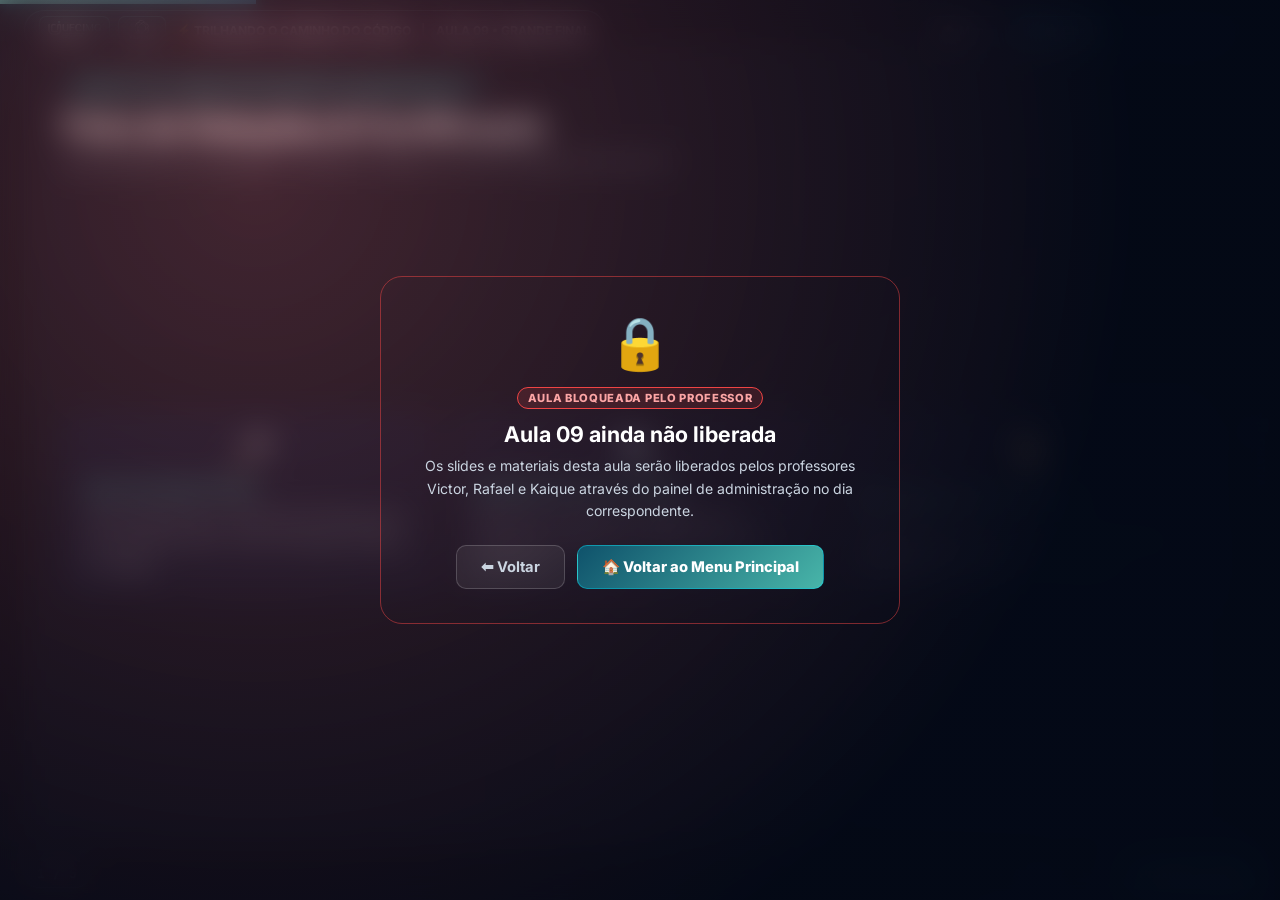
<file: arquivos-trilhando/Slides/aula-09-slides.html>
<!DOCTYPE html>
<html lang="pt-BR">
<head>
    <meta charset="UTF-8">
    <meta name="viewport" content="width=device-width, initial-scale=1.0">
    <title>Aula 09 - Feira de Soluções e Certificação</title>
    <link rel="preconnect" href="https://fonts.googleapis.com">
    <link rel="preconnect" href="https://fonts.gstatic.com" crossorigin>
    <link href="https://fonts.googleapis.com/css2?family=Inter:wght@400;500;600;700;800&family=JetBrains+Mono:wght@400;600;700&display=swap" rel="stylesheet">
    <link rel="stylesheet" href="slides-style.css">
</head>
<body>
    <div class="progress-bar" id="progressBar"></div>
    <div class="bg-glow">
        <div class="glow-orb glow-orb-1"></div>
        <div class="glow-orb glow-orb-2"></div>
    </div>

    <header class="top-bar">
        <div class="brand-badge">
            <div class="top-bar-logos">
                <img src="../Imagens/logo-cefet.jpg" alt="UFCI-MG" class="top-bar-logo-img">
                <img src="../Imagens/logo-fapemig.jpg" alt="FAPEMIG" class="top-bar-logo-img fapemig-circle">
            </div>
            <span>⚡ TRILHANDO O CAMINHO DO CÓDIGO</span>
            <span style="opacity:0.4">|</span>
            <span>AULA 09 • GRANDE FINAL</span>
        </div>
        <div class="top-controls">
            <a href="../../index.html" class="control-btn">🏠 Menu</a>
            <button type="button" class="control-btn slide-ai-toggle-btn" id="slideAiChatToggleBtn" title="Abrir/Fechar Chat IA ao lado do slide (Atalho: I)"><span class="slide-ai-online-dot"></span> 🤖 Chat IA</button>
            <button class="control-btn" id="fullscreenToggle">⛶ Tela Cheia (F)</button>
        </div>
    </header>

    <main class="presentation-stage">
        <!-- Slide 1: Capa -->
        <section class="slide active">
            <div class="slide-header">
                <span class="slide-step">MÓDULO 09 • FEIRA DE SOLUÇÕES & ENCERRAMENTO</span>
                <h1 class="slide-title">Feira de Soluções & Certificação</h1>
                <p class="slide-subtitle">Apresentação dos Aplicativos Autorais, Auditoria Viva de Código e Pós-teste T1</p>
            </div>
            <div class="slide-body">
                <div class="grid-3">
                    <div class="content-box accent-box">
                        <div class="big-icon">🎤</div>
                        <h4>Apresentações Pitch</h4>
                        <p>Cada equipe terá 5 minutos para demonstrar seu aplicativo Flet + IA ao vivo para a banca e colegas.</p>
                    </div>
                    <div class="content-box accent-box">
                        <div class="big-icon">🔍</div>
                        <h4>Auditoria Viva de Código</h4>
                        <p>Sorteio de 1 trecho do código para os estudantes explicarem a lógica de forma autônoma.</p>
                    </div>
                    <div class="content-box accent-box">
                        <div class="big-icon">📜</div>
                        <h4>Pós-Teste T1 & Certificado</h4>
                        <p>Coleta da linha final de aprendizado (T1) e entrega dos certificados FAPEMIG.</p>
                    </div>
                </div>
            </div>
        </section>

        <!-- Slide 2: Roteiro da Apresentação (Pitch) -->
        <section class="slide">
            <div class="slide-header">
                <span class="slide-step">BLOCO 2 • APRESENTAÇÕES</span>
                <h2 class="slide-title">Roteiro do Pitch de Apresentação (5 min)</h2>
                <p class="slide-subtitle">Como estruturar a fala do seu grupo diante da comunidade</p>
            </div>
            <div class="slide-body">
                <div class="grid-4">
                    <div class="content-box">
                        <h4 style="color:var(--accent-purple)">1. O Problema (30s)</h4>
                        <p>Qual problema da escola ou comunidade o app resolve? Qual ODS se conecta?</p>
                    </div>
                    <div class="content-box">
                        <h4 style="color:var(--accent-blue)">2. A Demo (2 min)</h4>
                        <p>Rodar o aplicativo ao vivo. Mostrar as telas Flet e a interação inteligente com o Gemini.</p>
                    </div>
                    <div class="content-box">
                        <h4 style="color:var(--accent-green)">3. O GEMINI.md (1 min)</h4>
                        <p>Explicar como o arquivo de contexto foi construído para dar a identidade do app.</p>
                    </div>
                    <div class="content-box">
                        <h4 style="color:var(--accent-yellow)">4. Aprendizados (1 min)</h4>
                        <p>Principais desafios superados e o que a equipe aprendeu ao longo das 9 semanas.</p>
                    </div>
                </div>
            </div>
        </section>

        <!-- Slide 3: A Auditoria Viva de Código -->
        <section class="slide">
            <div class="slide-header">
                <span class="slide-step">BLOCO 2 • AUDITORIA VIVA DE CÓDIGO</span>
                <h2 class="slide-title">Como Funciona a Auditoria Viva?</h2>
                <p class="slide-subtitle">Demonstrando o domínio do código e a autonomia frente à IA</p>
            </div>
            <div class="slide-body">
                <div class="grid-2">
                    <div class="content-box accent-box">
                        <h4>🎲 Perguntas Típicas da Banca:</h4>
                        <ul>
                            <li>"O que acontece no seu programa se o usuário deixar este campo em branco?"</li>
                            <li>"Mostre onde está a função <code>on_click</code> do botão principal."</li>
                            <li>"Onde no código vocês lêem o arquivo <code>GEMINI.md</code>?"</li>
                            <li>"Se quisermos mudar a cor da interface, qual linha alteramos?"</li>
                        </ul>
                    </div>
                    <div class="content-box tip-box">
                        <h4>💡 Dica de Ouro:</h4>
                        <p style="margin-bottom:8px">Não se preocupe em ter decorado cada caractere!</p>
                        <p>O importante é saber explicar a <strong>lógica</strong> do fluxo de dados e como a IA ajudou você a construir a solução.</p>
                    </div>
                </div>
            </div>
        </section>

        <!-- Slide 4: Coleta do Pós-teste T1 -->
        <section class="slide">
            <div class="slide-header">
                <span class="slide-step">BLOCO 3 • MEDIÇÃO DE IMPACTO (T1)</span>
                <h2 class="slide-title">Questionário Pós-Teste (T1)</h2>
                <p class="slide-subtitle">Medindo sua evolução do primeiro dia até hoje para a pesquisa FAPEMIG</p>
            </div>
            <div class="slide-body">
                <div class="grid-2">
                    <div class="content-box warn-box">
                        <h4>📋 Instruções do T1:</h4>
                        <ul>
                            <li>Responda com base em tudo que você aprendeu nas 9 oficinas.</li>
                            <li>Sem ajuda externa, Google ou colegas (mesmo rigor do T0).</li>
                            <li>Sua resposta medirá o impacto real da metodologia na Educação Básica.</li>
                        </ul>
                    </div>
                    <div class="content-box accent-box">
                        <h4>🔗 Link do Formulário:</h4>
                        <div class="prompt-code" style="margin-top:10px">Acesse o formulário T1 enviado pelo seu mentor no chat!</div>
                    </div>
                </div>
            </div>
        </section>

        <!-- Slide 5: Celebração e Certificados -->
        <section class="slide">
            <div class="slide-header">
                <span class="slide-step">ENCERRAMENTO • CERIMÔNIA</span>
                <h2 class="slide-title">Parabéns, Desenvolvedor(a)!</h2>
                <p class="slide-subtitle">Você concluiu com sucesso o projeto Trilhando o Caminho do Código</p>
            </div>
            <div class="slide-body">
                <div class="grid-3">
                    <div class="content-box accent-box" style="text-align:center">
                        <div class="big-icon">🎓</div>
                        <h4 style="color:var(--accent-purple)">Certificado FAPEMIG</h4>
                        <p>Reconhecimento oficial de participação e horas de extensão em programação e IA.</p>
                    </div>
                    <div class="content-box accent-box" style="text-align:center">
                        <div class="big-icon">💻</div>
                        <h4 style="color:var(--accent-blue)">Portfólio no GitHub</h4>
                        <p>Seu aplicativo autoral está pronto para ser mostrado para o mundo!</p>
                    </div>
                    <div class="content-box accent-box" style="text-align:center">
                        <div class="big-icon">🌟</div>
                        <h4 style="color:var(--accent-green)">Futuro Aberto</h4>
                        <p>Você agora domina lógica de programação, Python, Flet e Engenharia de Prompts com IA!</p>
                    </div>
                </div>
            </div>
        </section>
    </main>

    <footer class="bottom-nav">
        <div class="slide-counter" id="slideCounter">1 / 5</div>
        <div class="nav-buttons">
            <button class="nav-btn" id="prevBtn">← Anterior <span class="key-hint">←</span></button>
            <button class="nav-btn primary" id="nextBtn">Próximo → <span class="key-hint">→</span></button>
        </div>
    </footer>

    <script src="classroom-engine.js"></script>
    <script src="beecrowd-arena.js"></script>
    <script src="slides-engine.js"></script>
</body>
</html>
</file>
<file: arquivos-trilhando/Slides/slides-style.css>
*, *::before, *::after { margin: 0; padding: 0; box-sizing: border-box; }

:root {
    --bg-primary: #071724;
    --bg-secondary: #0b1d2c;
    --bg-card: rgba(11, 29, 44, 0.84);
    --bg-card-hover: rgba(16, 40, 60, 0.92);
    --border-color: rgba(91, 181, 172, 0.25);
    --border-glow: rgba(94, 212, 200, 0.48);
    
    --text-primary: #f8fafc;
    --text-secondary: #94a3b8;
    --text-muted: #64748b;
    
    --cefet-blue: #0F5E78;
    --cefet-cyan: #5ED4C8;
    --cefet-teal: #48B5A9;
    --cefet-gold: #ffb800;
    --cefet-green: #10b981;
    --cefet-red: #ff4d4d;
    --cefet-purple: #8b5cf6;
    
    --gradient-cefet: linear-gradient(135deg, #0F526B 0%, #48B5A9 100%);
    --gradient-cefet-gold: linear-gradient(135deg, #ffb800 0%, #f59e0b 100%);
    --gradient-cyan-glow: linear-gradient(135deg, #5ED4C8 0%, #0F5E78 100%);
}

body {
    font-family: 'Inter', -apple-system, BlinkMacSystemFont, sans-serif;
    background: var(--bg-primary);
    color: var(--text-primary);
    height: 100vh;
    overflow: hidden;
    user-select: none;
}

/* Custom Scrollbar for Slides */
::-webkit-scrollbar { width: 8px; height: 8px; }
::-webkit-scrollbar-track { background: rgba(0, 0, 0, 0.2); border-radius: 4px; }
::-webkit-scrollbar-thumb { background: rgba(0, 229, 255, 0.25); border-radius: 4px; }
::-webkit-scrollbar-thumb:hover { background: rgba(0, 229, 255, 0.5); }

/* Progress Bar */
.progress-bar {
    position: fixed; top: 0; left: 0; height: 4px;
    background: var(--gradient-cyan-glow);
    box-shadow: 0 0 12px rgba(0, 229, 255, 0.6);
    width: 0%; transition: width 0.3s cubic-bezier(0.4, 0, 0.2, 1); z-index: 100;
}

/* Background Glow */
.bg-glow { position: fixed; inset: 0; pointer-events: none; overflow: hidden; z-index: 0; }
.glow-orb { position: absolute; width: 650px; height: 650px; border-radius: 50%; filter: blur(150px); opacity: 0.15; transition: all 1s ease; }
.glow-orb-1 { top: -200px; left: -150px; background: var(--cefet-blue); }
.glow-orb-2 { bottom: -220px; right: -150px; background: var(--cefet-cyan); }
.glow-orb-3 { top: 40%; left: 50%; transform: translate(-50%, -50%); width: 400px; height: 400px; background: var(--cefet-purple); opacity: 0.08; }

/* Top Navigation Bar */
.top-bar {
    position: fixed; top: 10px; left: 24px; right: 24px;
    display: flex; align-items: center; justify-content: space-between; z-index: 50;
}

.brand-badge {
    display: inline-flex; align-items: center; gap: 10px;
    background: rgba(15, 23, 42, 0.85); border: 1px solid var(--border-color);
    padding: 5px 14px; border-radius: 100px;
    font-size: 0.76rem; font-weight: 700; color: var(--text-primary);
    backdrop-filter: blur(12px); box-shadow: 0 4px 20px rgba(0,0,0,0.3);
}

.brand-badge .cefet-tag {
    background: var(--gradient-cefet);
    -webkit-background-clip: text;
    -webkit-text-fill-color: transparent;
    font-weight: 800; letter-spacing: 0.05em;
}

.top-controls { display: flex; align-items: center; gap: 10px; }

.control-btn {
    background: rgba(15, 23, 42, 0.85); border: 1px solid var(--border-color);
    color: var(--text-secondary); padding: 6px 14px; border-radius: 10px;
    font-size: 0.76rem; font-family: inherit; font-weight: 600; cursor: pointer;
    display: inline-flex; align-items: center; gap: 6px;
    transition: all 0.25 ease; backdrop-filter: blur(10px); text-decoration: none;
}
.control-btn:hover { color: #fff; background: rgba(30, 41, 59, 0.9); border-color: var(--cefet-cyan); transform: translateY(-1px); }
.control-btn.active { background: var(--cefet-blue); color: #fff; border-color: transparent; box-shadow: 0 0 15px rgba(37, 99, 235, 0.4); }

/* Slide Container Stage */
.presentation-stage {
    position: relative; z-index: 10; width: 100vw; height: 100vh;
    display: flex; align-items: center; justify-content: center;
    padding: 50px 24px 52px;
}

.slide {
    display: none; width: 100%; max-width: 1340px; height: 100%; max-height: calc(100vh - 102px);
    background: var(--bg-card); border: 1px solid var(--border-color);
    border-radius: 22px; backdrop-filter: blur(24px);
    padding: 24px 38px; flex-direction: column; justify-content: space-between;
    position: relative; animation: slideIn 0.35s cubic-bezier(0.16, 1, 0.3, 1);
    box-shadow: 0 25px 65px rgba(0, 0, 0, 0.6), inset 0 1px 0 rgba(255, 255, 255, 0.05);
    overflow-y: auto;
}
.slide.active { display: flex; }

@keyframes slideIn {
    from { opacity: 0; transform: scale(0.97) translateY(14px); }
    to { opacity: 1; transform: scale(1) translateY(0); }
}

/* Header & Typography */
.slide-header { margin-bottom: 12px; flex-shrink: 0; }
.slide-step {
    display: inline-flex; align-items: center; gap: 6px;
    font-size: 0.78rem; font-weight: 800; text-transform: uppercase; letter-spacing: 0.1em;
    color: var(--cefet-cyan); margin-bottom: 6px;
    background: rgba(0, 229, 255, 0.08); padding: 4px 12px; border-radius: 100px;
    border: 1px solid rgba(0, 229, 255, 0.25);
}
.slide-title {
    font-size: clamp(1.62rem, 2.65vw, 2.15rem); font-weight: 800;
    line-height: 1.16; letter-spacing: -0.03em;
    background: linear-gradient(135deg, #ffffff 0%, #cbd5e1 100%);
    -webkit-background-clip: text; -webkit-text-fill-color: transparent;
}
.slide-subtitle { font-size: 1.02rem; color: var(--text-secondary); margin-top: 5px; line-height: 1.42; }

.slide-body { flex: 1; min-height: 0; display: flex; flex-direction: column; justify-content: center; gap: 14px; }

/* Layout Grids */
.grid-2 { display: grid; grid-template-columns: 1fr 1fr; gap: 18px; }
.grid-3 { display: grid; grid-template-columns: repeat(3, 1fr); gap: 16px; }
.grid-4 { display: grid; grid-template-columns: repeat(4, 1fr); gap: 14px; }
.grid-2-1 { display: grid; grid-template-columns: 1.2fr 0.8fr; gap: 18px; }

/* Content Cards & Boxes */
.content-box {
    background: rgba(15, 23, 42, 0.62); border: 1px solid rgba(255, 255, 255, 0.09);
    border-radius: 15px; padding: 16px 20px; transition: all 0.3s ease;
    display: flex; flex-direction: column; justify-content: space-between;
}
.content-box:hover { border-color: var(--border-glow); background: rgba(30, 41, 59, 0.72); transform: translateY(-2px); box-shadow: 0 10px 25px rgba(0,0,0,0.3); }
.content-box h4 { font-size: 1.08rem; font-weight: 700; margin-bottom: 7px; display: flex; align-items: center; gap: 8px; color: #fff; }
.content-box p, .content-box ul, .content-box ol { font-size: 0.96rem; color: #cbd5e1; line-height: 1.56; }
.content-box ul { list-style: none; padding-left: 0; }
.content-box ul li { position: relative; padding-left: 20px; margin-bottom: 6px; }
.content-box ul li::before { content: '⚡'; position: absolute; left: 0; color: var(--cefet-cyan); font-size: 0.82rem; }

/* Specialized Accent Boxes */
.accent-box { background: rgba(37, 99, 235, 0.08); border-color: rgba(37, 99, 235, 0.28); }
.accent-box h4 { color: var(--cefet-cyan); }
.tip-box { background: rgba(16, 185, 129, 0.08); border-color: rgba(16, 185, 129, 0.28); }
.tip-box h4 { color: var(--cefet-green); }
.warn-box { background: rgba(255, 184, 0, 0.08); border-color: rgba(255, 184, 0, 0.28); }
.warn-box h4 { color: var(--cefet-gold); }
.bad-box { background: rgba(255, 77, 77, 0.08); border-color: rgba(255, 77, 77, 0.28); }
.bad-box h4 { color: var(--cefet-red); }
.good-box { background: rgba(0, 229, 255, 0.08); border-color: rgba(0, 229, 255, 0.28); }
.good-box h4 { color: var(--cefet-cyan); }

.big-icon { font-size: 2.1rem; margin-bottom: 6px; text-align: center; }

/* Code Boxes with Expandable Action Header */
.code-preview-card {
    background: #050a17; border: 1px solid rgba(0, 229, 255, 0.22);
    border-radius: 14px; overflow: hidden; display: flex; flex-direction: column;
    box-shadow: 0 8px 30px rgba(0, 0, 0, 0.4); margin-top: 4px;
}

.code-card-header {
    background: rgba(15, 23, 42, 0.9); padding: 8px 14px;
    display: flex; align-items: center; justify-content: space-between;
    border-bottom: 1px solid rgba(255, 255, 255, 0.08);
}
.code-card-title {
    font-family: 'JetBrains Mono', monospace; font-size: 0.84rem;
    font-weight: 600; color: var(--cefet-cyan); display: flex; align-items: center; gap: 6px;
}
.expand-demo-btn {
    background: rgba(0, 229, 255, 0.12); border: 1px solid rgba(0, 229, 255, 0.3);
    color: var(--cefet-cyan); font-size: 0.76rem; font-weight: 700;
    padding: 4px 11px; border-radius: 6px; cursor: pointer;
    display: inline-flex; align-items: center; gap: 5px; transition: all 0.2s ease;
    font-family: inherit;
}
.expand-demo-btn:hover { background: var(--cefet-cyan); color: #050a17; box-shadow: 0 0 12px rgba(0, 229, 255, 0.5); }

.prompt-code {
    background: #050a17; padding: 12px 16px;
    font-family: 'JetBrains Mono', monospace; font-size: 0.9rem;
    color: #e2e8f0; line-height: 1.56; white-space: pre-wrap; word-break: break-word;
    user-select: text;
}
.prompt-code .kw { color: #c678dd; font-weight: 600; }
.prompt-code .str { color: #98c379; }
.prompt-code .fn { color: #61afef; }
.prompt-code .cm { color: #5c6370; font-style: italic; }
.prompt-code .num { color: #d19a66; }
.prompt-code .op { color: #56b6c2; }
.prompt-code .var { color: #e06c75; }

/* Modal for Expanded Code View */
.code-modal-overlay {
    position: fixed; inset: 0; background: rgba(5, 10, 23, 0.88);
    backdrop-filter: blur(16px); z-index: 200; display: none;
    align-items: center; justify-content: center; padding: 24px;
    animation: fadeIn 0.25s ease;
}
.code-modal-overlay.active { display: flex; }

@keyframes fadeIn { from { opacity: 0; } to { opacity: 1; } }

.code-modal-content {
    background: #0b1329; border: 1px solid var(--border-glow);
    border-radius: 20px; width: 100%; max-width: 900px; max-height: 88vh;
    display: flex; flex-direction: column; overflow: hidden;
    box-shadow: 0 30px 80px rgba(0, 229, 255, 0.25);
    animation: modalPop 0.3s cubic-bezier(0.16, 1, 0.3, 1);
}

@keyframes modalPop {
    from { opacity: 0; transform: scale(0.92) translateY(20px); }
    to { opacity: 1; transform: scale(1) translateY(0); }
}

.code-modal-header {
    background: rgba(15, 23, 42, 0.95); padding: 16px 24px;
    display: flex; align-items: center; justify-content: space-between;
    border-bottom: 1px solid rgba(255, 255, 255, 0.1);
}
.code-modal-title { font-size: 1.1rem; font-weight: 800; color: #fff; display: flex; align-items: center; gap: 10px; }
.code-modal-close {
    background: rgba(255, 255, 255, 0.08); border: 1px solid rgba(255, 255, 255, 0.15);
    color: var(--text-secondary); width: 32px; height: 32px; border-radius: 50%;
    cursor: pointer; display: flex; align-items: center; justify-content: center;
    font-size: 1.1rem; transition: all 0.2s ease;
}
.code-modal-close:hover { background: var(--cefet-red); color: #fff; border-color: transparent; }

.code-modal-body {
    padding: 24px; overflow-y: auto; flex: 1;
    display: flex; flex-direction: column; gap: 20px;
}

.modal-section-title {
    font-size: 0.85rem; font-weight: 700; text-transform: uppercase;
    letter-spacing: 0.08em; color: var(--cefet-cyan); margin-bottom: 8px;
    display: flex; align-items: center; gap: 6px;
}

.terminal-sim {
    background: #020617; border: 1px solid rgba(0, 229, 255, 0.2);
    border-radius: 12px; padding: 16px; font-family: 'JetBrains Mono', monospace;
    font-size: 0.85rem; color: #38bdf8; line-height: 1.6;
    box-shadow: inset 0 2px 10px rgba(0,0,0,0.8);
}
.terminal-sim .term-prompt { color: var(--cefet-green); font-weight: 700; }
.terminal-sim .term-output { color: #f1f5f9; margin-top: 6px; }

.code-modal-actions {
    padding: 14px 24px; background: rgba(15, 23, 42, 0.95);
    border-top: 1px solid rgba(255, 255, 255, 0.08);
    display: flex; align-items: center; justify-content: space-between;
}
.copy-code-btn {
    background: var(--gradient-cefet); border: none; color: #fff;
    padding: 8px 18px; border-radius: 8px; font-size: 0.82rem; font-weight: 700;
    cursor: pointer; display: inline-flex; align-items: center; gap: 6px;
    transition: all 0.2s ease; box-shadow: 0 4px 15px rgba(37, 99, 235, 0.4);
}
.copy-code-btn:hover { box-shadow: 0 6px 20px rgba(0, 229, 255, 0.5); transform: translateY(-1px); }

/* Speaker Notes Panel */
.speaker-notes-panel {
    position: fixed; bottom: 85px; left: 50%; transform: translateX(-50%);
    width: min(900px, 92vw); background: rgba(11, 19, 41, 0.96);
    border: 1px solid var(--border-glow); border-radius: 18px;
    padding: 20px 24px; box-shadow: 0 20px 60px rgba(0, 0, 0, 0.85);
    z-index: 80; display: none; backdrop-filter: blur(18px); animation: popUp 0.3s ease;
}
.speaker-notes-panel.visible { display: block; }
@keyframes popUp { from { opacity: 0; transform: translate(-50%, 15px); } to { opacity: 1; transform: translate(-50%, 0); } }
.notes-header { display: flex; align-items: center; justify-content: space-between; margin-bottom: 8px; font-size: 0.78rem; font-weight: 700; text-transform: uppercase; letter-spacing: 0.08em; color: var(--cefet-cyan); }
.notes-content { font-size: 0.92rem; line-height: 1.65; color: #e2e8f0; }
.notes-content strong { color: var(--cefet-gold); }

/* Bottom Nav Controls */
.bottom-nav { position: fixed; bottom: 10px; left: 24px; right: 24px; display: flex; align-items: center; justify-content: space-between; z-index: 50; }
.slide-counter { font-family: 'JetBrains Mono', monospace; font-size: 0.8rem; color: var(--text-secondary); font-weight: 700; background: rgba(15, 23, 42, 0.8); padding: 5px 12px; border-radius: 100px; border: 1px solid var(--border-color); }
.nav-buttons { display: flex; gap: 10px; }
.nav-btn {
    background: rgba(15, 23, 42, 0.85); border: 1px solid var(--border-color);
    color: var(--text-primary); padding: 7px 16px; border-radius: 10px;
    font-size: 0.82rem; font-weight: 700; cursor: pointer;
    transition: all 0.2s ease; display: inline-flex; align-items: center; gap: 8px;
    backdrop-filter: blur(10px);
}
.nav-btn:hover:not(:disabled) { background: rgba(30, 41, 59, 0.95); border-color: var(--cefet-cyan); transform: translateY(-2px); box-shadow: 0 5px 15px rgba(0,0,0,0.3); }
.nav-btn:disabled { opacity: 0.35; cursor: not-allowed; }
.nav-btn.primary { background: var(--gradient-cefet); border-color: transparent; color: #fff; box-shadow: 0 4px 20px rgba(37, 99, 235, 0.4); }
.nav-btn.primary:hover:not(:disabled) { box-shadow: 0 6px 25px rgba(0, 229, 255, 0.5); }

.key-hint { font-size: 0.68rem; padding: 2px 6px; border-radius: 4px; background: rgba(255,255,255,0.1); color: var(--text-secondary); font-family: 'JetBrains Mono', monospace; margin-left: 4px; }

/* Responsive Adjustments */
@media (max-width: 820px) {
    .grid-2, .grid-3, .grid-4, .grid-2-1 { grid-template-columns: 1fr; }
    .slide { padding: 28px 20px; max-height: 85vh; }
    .presentation-stage { padding: 60px 12px 75px; }
    .slide-title { font-size: 1.5rem; }
    .top-bar, .bottom-nav { left: 12px; right: 12px; }
}

/* Media Carousel Styles */
.media-carousel-container {
    position: relative;
    width: 100%;
    display: flex;
    flex-direction: column;
    align-items: center;
    gap: 8px;
}
.media-carousel-stage {
    position: relative;
    width: 100%;
    min-height: 0;
    background: rgba(5, 10, 23, 0.65);
    border: 1px solid rgba(0, 229, 255, 0.25);
    border-radius: 16px;
    overflow: hidden;
    display: flex;
    align-items: center;
    justify-content: center;
    box-shadow: 0 10px 30px rgba(0,0,0,0.5);
}
.media-carousel-slide {
    display: none;
    width: 100%;
    padding: 10px 48px;
    animation: carouselFade 0.35s ease;
}
.media-carousel-slide.active {
    display: block;
}
@keyframes carouselFade {
    from { opacity: 0; transform: scale(0.98); }
    to { opacity: 1; transform: scale(1); }
}

.carousel-nav-btn {
    position: absolute;
    top: 50%;
    transform: translateY(-50%);
    background: rgba(15, 23, 42, 0.92);
    border: 1px solid var(--border-glow);
    color: var(--cefet-cyan);
    width: 44px;
    height: 44px;
    border-radius: 50%;
    cursor: pointer;
    display: flex;
    align-items: center;
    justify-content: center;
    font-size: 1.25rem;
    font-weight: 800;
    z-index: 20;
    transition: all 0.2s ease;
    box-shadow: 0 4px 15px rgba(0,0,0,0.6);
}
.carousel-nav-btn:hover {
    background: var(--cefet-cyan);
    color: #0b1329;
    box-shadow: 0 0 18px rgba(0, 229, 255, 0.7);
    transform: translateY(-50%) scale(1.08);
}
.carousel-nav-btn.prev-btn { left: 10px; }
.carousel-nav-btn.next-btn { right: 10px; }

.carousel-indicators {
    display: flex;
    gap: 10px;
    margin-top: 4px;
}
.carousel-indicator-btn {
    background: rgba(255, 255, 255, 0.08);
    border: 1px solid rgba(255, 255, 255, 0.18);
    color: var(--text-secondary);
    padding: 7px 16px;
    border-radius: 100px;
    font-size: 0.8rem;
    font-weight: 700;
    cursor: pointer;
    transition: all 0.2s ease;
    display: inline-flex;
    align-items: center;
    gap: 6px;
}
.carousel-indicator-btn:hover, .carousel-indicator-btn.active {
    background: var(--gradient-cefet);
    color: #fff;
    border-color: transparent;
    box-shadow: 0 0 14px rgba(0, 229, 255, 0.45);
}

/* Complete Prompt Box Styles for Carousel */
.prompt-box-text {
    font-size: 0.72rem;
    line-height: 1.35;
    padding: 6px 8px;
    border-radius: 8px;
    margin-top: 4px;
    margin-bottom: 6px;
    text-align: left;
    font-family: 'Inter', sans-serif;
    word-break: break-word;
}
.prompt-box-text.bad {
    background: rgba(255, 77, 77, 0.12);
    border: 1px solid rgba(255, 77, 77, 0.3);
    color: #fca5a5;
}
.prompt-box-text.good {
    background: rgba(16, 185, 129, 0.12);
    border: 1px solid rgba(16, 185, 129, 0.3);
    color: #6ee7b7;
}

/* Media Expansion Modal Styles */
.media-card video, .media-card img {
    cursor: zoom-in;
    transition: transform 0.2s ease, box-shadow 0.2s ease;
}
.media-card video:hover, .media-card img:hover {
    transform: scale(1.02);
    box-shadow: 0 0 15px rgba(0, 229, 255, 0.4);
}

.media-expand-btn {
    background: rgba(0, 229, 255, 0.12);
    border: 1px solid rgba(0, 229, 255, 0.3);
    color: var(--cefet-cyan);
    font-size: 0.72rem;
    font-weight: 700;
    padding: 3px 8px;
    border-radius: 6px;
    cursor: pointer;
    display: inline-flex;
    align-items: center;
    gap: 4px;
    margin-bottom: 6px;
    transition: all 0.2s ease;
    font-family: inherit;
}
.media-expand-btn:hover {
    background: var(--cefet-cyan);
    color: #0b1329;
    box-shadow: 0 0 12px rgba(0, 229, 255, 0.5);
}

.media-modal-overlay {
    position: fixed;
    inset: 0;
    background: rgba(5, 10, 23, 0.94);
    backdrop-filter: blur(20px);
    z-index: 300;
    display: none;
    align-items: center;
    justify-content: center;
    padding: 20px;
    animation: fadeIn 0.25s ease;
}
.media-modal-overlay.active {
    display: flex;
}

.media-modal-content {
    background: #0b1329;
    border: 1px solid var(--border-glow);
    border-radius: 20px;
    width: 100%;
    max-width: 1020px;
    max-height: 92vh;
    display: flex;
    flex-direction: column;
    overflow: hidden;
    box-shadow: 0 30px 90px rgba(0, 229, 255, 0.3);
    animation: modalPop 0.3s cubic-bezier(0.16, 1, 0.3, 1);
}

.media-modal-view-stage {
    flex: 1;
    background: #020617;
    display: flex;
    align-items: center;
    justify-content: center;
    padding: 20px;
    max-height: 64vh;
    overflow: hidden;
}
.media-modal-view-stage img, .media-modal-view-stage video {
    max-width: 100%;
    max-height: 60vh;
    object-fit: contain;
    border-radius: 12px;
    box-shadow: 0 10px 40px rgba(0, 0, 0, 0.8);
}

/* Institutional Logos in Top Bar */
.top-bar-logos {
    display: inline-flex;
    align-items: center;
    gap: 8px;
}
.top-bar-logo-img {
    height: 28px;
    width: auto;
    object-fit: contain;
    border-radius: 7px;
    border: 1.5px solid rgba(94, 212, 200, 0.38);
    background: #0B1D2C;
    padding: 2px 6px;
}
.top-bar-logo-img.fapemig-circle {
    border-radius: 7px;
    width: auto;
    height: 28px;
    object-fit: contain;
    padding: 2px 6px;
}

/* Institutional Banner on Slide 1 Capa */
.capa-institution-banner {
    display: flex;
    align-items: center;
    justify-content: center;
    gap: 24px;
    background: rgba(11, 29, 44, 0.78);
    border: 1px solid rgba(94, 212, 200, 0.3);
    border-radius: 16px;
    padding: 12px 24px;
    margin-top: 14px;
}
.capa-inst-img {
    height: 52px;
    width: auto;
    object-fit: contain;
    border-radius: 10px;
    border: 1.5px solid rgba(94, 212, 200, 0.35);
    background: #0B1D2C;
    padding: 4px 10px;
    box-shadow: 0 4px 15px rgba(0,0,0,0.5);
}
.capa-inst-img.fapemig-circle {
    border-radius: 10px;
    width: auto;
    height: 52px;
    object-fit: contain;
    padding: 4px 10px;
}

/* QR Code Interactive & Expandable Styles */
.qrcode-container {
    position: relative;
    cursor: pointer;
    transition: all 0.3s cubic-bezier(0.16, 1, 0.3, 1);
    user-select: none;
}
.qrcode-container:hover {
    transform: translateY(-3px) scale(1.06);
    box-shadow: 0 10px 30px rgba(0, 229, 255, 0.6) !important;
}
.qrcode-container img {
    transition: transform 0.3s ease;
    cursor: pointer;
}
.qrcode-container:hover img {
    transform: scale(1.03);
}

/* Styled Link Buttons for Forms (T0, Cadastro, etc.) */
.form-link-btn {
    display: inline-flex;
    align-items: center;
    justify-content: center;
    gap: 8px;
    width: 100%;
    padding: 10px 16px;
    margin-top: 10px;
    background: rgba(0, 229, 255, 0.1);
    border: 1.5px solid var(--cefet-cyan);
    border-radius: 12px;
    color: var(--cefet-cyan);
    font-size: 0.82rem;
    font-weight: 700;
    text-decoration: none;
    transition: all 0.25s ease;
    box-shadow: 0 4px 15px rgba(0, 229, 255, 0.15);
    word-break: break-word;
}
.form-link-btn:hover {
    background: var(--cefet-cyan);
    color: #0b1329;
    box-shadow: 0 0 20px rgba(0, 229, 255, 0.5);
    transform: translateY(-2px);
}
.form-link-btn.gold-btn {
    background: rgba(255, 184, 0, 0.1);
    border-color: var(--cefet-gold);
    color: var(--cefet-gold);
    box-shadow: 0 4px 15px rgba(255, 184, 0, 0.15);
}
.form-link-btn.gold-btn:hover {
    background: var(--cefet-gold);
    color: #0b1329;
    box-shadow: 0 0 20px rgba(255, 184, 0, 0.5);
}

/* ──────────────────────────────────────────────
   Mobile & Tablet Responsiveness (@media max-width: 768px)
────────────────────────────────────────────── */
@media (max-width: 768px) {
    /* Stage & Canvas Fit */
    body {
        position: fixed;
        width: 100vw;
        height: 100vh;
        overflow: hidden;
    }

    .presentation-stage {
        padding: 54px 8px 66px !important;
        height: 100vh !important;
        width: 100vw !important;
    }
    
    .slide {
        border-radius: 16px !important;
        padding: 16px 14px !important;
        max-height: calc(100vh - 116px) !important;
        height: 100% !important;
        overflow-y: auto !important;
        overflow-x: hidden !important;
        justify-content: flex-start !important;
        -webkit-overflow-scrolling: touch !important;
    }

    .slide-header {
        margin-bottom: 10px !important;
        flex-shrink: 0 !important;
    }

    /* Top Navigation Bar */
    .top-bar {
        top: 6px !important;
        left: 8px !important;
        right: 8px !important;
        gap: 6px !important;
    }
    
    .brand-badge {
        padding: 4px 10px !important;
        font-size: 0.65rem !important;
        gap: 5px !important;
        max-width: 52vw;
        white-space: nowrap;
        overflow: hidden;
        text-overflow: ellipsis;
    }

    .top-bar-logo-img {
        height: 22px !important;
        width: auto !important;
        object-fit: contain !important;
        flex-shrink: 0 !important;
    }
    .top-bar-logo-img.fapemig-circle {
        width: auto !important;
        height: 22px !important;
    }

    .top-controls {
        gap: 4px !important;
        flex-shrink: 0 !important;
    }

    .control-btn {
        padding: 5px 8px !important;
        font-size: 0.66rem !important;
        border-radius: 8px !important;
        white-space: nowrap !important;
    }

    /* Typography & Badges */
    .slide-step, .step-badge, .live-label, .engage-label, .challenge-label {
        font-size: 0.72rem !important;
        padding: 4px 11px !important;
        margin-bottom: 6px !important;
    }

    .slide-title {
        font-size: clamp(1.3rem, 5.4vw, 1.62rem) !important;
        line-height: 1.24 !important;
        word-break: break-word !important;
    }

    .slide-subtitle {
        font-size: 0.9rem !important;
        margin-top: 4px !important;
        line-height: 1.42 !important;
    }

    .slide-body {
        gap: 12px !important;
        margin-top: 8px !important;
        justify-content: flex-start !important;
        flex: 0 0 auto !important;
        width: 100% !important;
    }

    /* Stack Grid Layouts Vertically on Mobile Screens */
    .grid-2, .grid-3, .grid-4, .grid-2-1,
    .pillar-grid, .mission-grid, .qr-dual-grid, .shortcut-grid {
        grid-template-columns: 1fr !important;
        gap: 12px !important;
    }

    /* Cards & Boxes */
    .content-box {
        padding: 14px 15px !important;
        border-radius: 13px !important;
    }

    .content-box h4 {
        font-size: 1.02rem !important;
    }

    .content-box p, .content-box ul, .content-box ol {
        font-size: 0.91rem !important;
        line-height: 1.52 !important;
    }

    .pillar-card {
        padding: 13px 14px !important;
        border-radius: 13px !important;
    }
    
    .pillar-icon {
        font-size: 1.85rem !important;
        margin-bottom: 6px !important;
    }

    .pillar-name {
        font-size: 0.98rem !important;
    }

    .prompt-code {
        font-size: 0.83rem !important;
        padding: 11px 13px !important;
        line-height: 1.5 !important;
    }

    /* QR Code Cards on Mobile */
    .qr-card {
        padding: 12px !important;
        border-radius: 14px !important;
    }

    .qr-img-wrap img, .qrcode-img {
        max-width: 115px !important;
        max-height: 115px !important;
    }

    /* Bottom Navigation Bar on Mobile */
    .bottom-nav {
        bottom: 6px !important;
        left: 8px !important;
        right: 8px !important;
        padding: 5px 12px !important;
        height: 48px !important;
        border-radius: 14px !important;
    }

    .slide-counter {
        font-size: 0.76rem !important;
    }

    .nav-btn {
        padding: 7px 12px !important;
        font-size: 0.76rem !important;
        border-radius: 8px !important;
    }
    .key-hint {
        display: none !important;
    }

    /* Modals Fit Mobile Screen */
    .code-modal-content, #missionModalCard {
        padding: 16px 16px !important;
        border-radius: 16px !important;
        max-width: 95vw !important;
        max-height: 90vh !important;
    }
    
    .media-modal-content {
        width: 95vw !important;
        padding: 12px !important;
    }

    .media-modal-view-stage img, .media-modal-view-stage video {
        max-height: 52vh !important;
    }
}

/* ═══════════════════════════════════════════════════════════════════════════
   NOTEBOOK LM STYLE INTERACTIVE QUIZ & CLASSROOM HOMEWORK STYLES
═══════════════════════════════════════════════════════════════════════════ */

.nb-quiz-shell {
    display: flex;
    flex-direction: column;
    gap: 8px;
    width: 100%;
    background: rgba(8, 15, 32, 0.75);
    border: 1px solid rgba(0, 229, 255, 0.25);
    border-radius: 16px;
    padding: 12px 16px;
    box-shadow: 0 12px 35px rgba(0, 0, 0, 0.45);
}

.nb-quiz-topbar {
    display: flex;
    align-items: center;
    justify-content: space-between;
    flex-wrap: wrap;
    gap: 10px;
}

.nb-quiz-meta {
    display: flex;
    align-items: center;
    gap: 10px;
    flex-wrap: wrap;
}

.nb-quiz-pill {
    background: rgba(0, 229, 255, 0.12);
    border: 1px solid rgba(0, 229, 255, 0.35);
    color: var(--cefet-cyan);
    font-size: 0.7rem;
    font-weight: 800;
    padding: 4px 12px;
    border-radius: 100px;
    letter-spacing: 0.06em;
}

.nb-quiz-topic {
    font-size: 0.78rem;
    font-weight: 600;
    color: var(--text-secondary);
}

.nb-quiz-stats {
    display: flex;
    align-items: center;
    gap: 10px;
}

.nb-stat-badge {
    background: rgba(16, 185, 129, 0.12);
    border: 1px solid rgba(16, 185, 129, 0.35);
    color: #6ee7b7;
    font-size: 0.76rem;
    padding: 4px 12px;
    border-radius: 100px;
}

.nb-reset-btn {
    background: rgba(255, 255, 255, 0.06);
    border: 1px solid rgba(255, 255, 255, 0.15);
    color: var(--text-secondary);
    font-size: 0.73rem;
    font-weight: 700;
    padding: 4px 10px;
    border-radius: 8px;
    cursor: pointer;
    transition: all 0.2s ease;
    font-family: inherit;
}
.nb-reset-btn:hover {
    background: rgba(0, 229, 255, 0.15);
    color: #fff;
    border-color: var(--cefet-cyan);
}

.nb-quiz-dots-bar {
    display: flex;
    align-items: center;
    gap: 6px;
    flex-wrap: wrap;
}

.nb-quiz-dot {
    width: 28px;
    height: 28px;
    border-radius: 8px;
    border: 1px solid rgba(255, 255, 255, 0.15);
    background: rgba(15, 23, 42, 0.8);
    color: var(--text-secondary);
    font-size: 0.75rem;
    font-weight: 700;
    cursor: pointer;
    transition: all 0.2s ease;
    font-family: 'JetBrains Mono', monospace;
}
.nb-quiz-dot:hover {
    border-color: var(--cefet-cyan);
    color: #fff;
}
.nb-quiz-dot.nb-dot-active {
    border-color: var(--cefet-cyan);
    background: rgba(0, 229, 255, 0.2);
    color: #fff;
    box-shadow: 0 0 12px rgba(0, 229, 255, 0.4);
}
.nb-quiz-dot.nb-dot-correct {
    background: rgba(16, 185, 129, 0.22);
    border-color: #10b981;
    color: #6ee7b7;
}
.nb-quiz-dot.nb-dot-wrong {
    background: rgba(239, 68, 68, 0.22);
    border-color: #ef4444;
    color: #fca5a5;
}

.nb-quiz-question-card {
    background: rgba(15, 23, 42, 0.9);
    border: 1px solid rgba(59, 130, 246, 0.28);
    border-radius: 12px;
    padding: 12px 16px;
}

.nb-q-counter {
    font-size: 0.74rem;
    font-weight: 800;
    text-transform: uppercase;
    letter-spacing: 0.08em;
    color: var(--cefet-cyan);
    margin-bottom: 3px;
}

.nb-q-title {
    font-size: 1.05rem;
    font-weight: 700;
    color: #fff;
    line-height: 1.42;
}

.nb-q-code {
    margin-top: 8px;
    background: #040814;
    border: 1px solid rgba(0, 229, 255, 0.22);
    border-radius: 8px;
    padding: 9px 14px;
    font-family: 'JetBrains Mono', monospace;
    font-size: 0.86rem;
    color: #a7f3d0;
    line-height: 1.48;
    overflow-x: auto;
    white-space: pre-wrap;
    user-select: text;
}

.nb-quiz-options-grid {
    display: grid;
    grid-template-columns: 1fr 1fr;
    gap: 10px;
}

.nb-quiz-option, .tr-hw-opt-btn {
    background: rgba(15, 23, 42, 0.78);
    border: 1.5px solid rgba(255, 255, 255, 0.12);
    border-radius: 12px;
    padding: 11px 14px;
    text-align: left;
    color: var(--text-primary);
    cursor: pointer;
    transition: all 0.22s cubic-bezier(0.16, 1, 0.3, 1);
    display: flex;
    flex-direction: column;
    gap: 6px;
    font-family: inherit;
    width: 100%;
}

.nb-quiz-option:not(:disabled):hover, .tr-hw-opt-btn:not(:disabled):hover {
    background: rgba(30, 41, 59, 0.92);
    border-color: var(--cefet-cyan);
    transform: translateY(-2px);
    box-shadow: 0 8px 20px rgba(0, 229, 255, 0.14);
}

.nb-opt-main {
    display: flex;
    align-items: flex-start;
    gap: 10px;
}

.nb-opt-letter {
    width: 28px;
    height: 28px;
    border-radius: 8px;
    background: rgba(0, 229, 255, 0.12);
    border: 1px solid rgba(0, 229, 255, 0.35);
    color: var(--cefet-cyan);
    font-family: 'JetBrains Mono', monospace;
    font-size: 0.86rem;
    font-weight: 800;
    display: inline-flex;
    align-items: center;
    justify-content: center;
    flex-shrink: 0;
}

.nb-opt-text {
    font-size: 0.94rem;
    font-weight: 600;
    line-height: 1.48;
    color: #f1f5f9;
}

/* NotebookLM Option States (Right / Wrong / Dimmed) */
.nb-quiz-option.nb-opt-correct, .tr-hw-opt-btn.tr-hw-opt-correct {
    background: rgba(16, 185, 129, 0.14) !important;
    border-color: #10b981 !important;
    box-shadow: 0 0 22px rgba(16, 185, 129, 0.22);
}
.nb-quiz-option.nb-opt-correct .nb-opt-letter, .tr-hw-opt-btn.tr-hw-opt-correct .nb-opt-letter {
    background: #10b981;
    border-color: #10b981;
    color: #051b11;
}

.nb-quiz-option.nb-opt-wrong, .tr-hw-opt-btn.tr-hw-opt-wrong {
    background: rgba(239, 68, 68, 0.14) !important;
    border-color: #ef4444 !important;
    box-shadow: 0 0 22px rgba(239, 68, 68, 0.2);
}
.nb-quiz-option.nb-opt-wrong .nb-opt-letter, .tr-hw-opt-btn.tr-hw-opt-wrong .nb-opt-letter {
    background: #ef4444;
    border-color: #ef4444;
    color: #fff;
}

.nb-quiz-option.nb-opt-dimmed {
    opacity: 0.55;
}

.tr-hw-opt-btn.tr-hw-opt-selected {
    background: rgba(37, 99, 235, 0.22);
    border-color: var(--cefet-cyan);
    box-shadow: 0 0 16px rgba(0, 229, 255, 0.25);
}
.tr-hw-opt-btn.tr-hw-opt-selected .nb-opt-letter {
    background: var(--cefet-cyan);
    color: #0b1329;
}

.nb-feedback-pill {
    display: inline-flex;
    align-items: center;
    gap: 5px;
    font-size: 0.72rem;
    font-weight: 800;
    padding: 3px 10px;
    border-radius: 100px;
    width: fit-content;
}
.nb-pill-correct {
    background: rgba(16, 185, 129, 0.22);
    color: #6ee7b7;
    border: 1px solid rgba(16, 185, 129, 0.45);
}
.nb-pill-wrong {
    background: rgba(239, 68, 68, 0.22);
    color: #fca5a5;
    border: 1px solid rgba(239, 68, 68, 0.45);
}

.nb-opt-explanation {
    font-size: 0.74rem;
    line-height: 1.38;
    padding: 6px 9px;
    border-radius: 8px;
    margin-top: 2px;
}
.nb-exp-correct {
    background: rgba(6, 78, 59, 0.55);
    border-left: 3px solid #10b981;
    color: #d1fae5;
}
.nb-exp-wrong {
    background: rgba(127, 29, 29, 0.55);
    border-left: 3px solid #ef4444;
    color: #fee2e2;
}

.nb-quiz-footer {
    display: flex;
    align-items: center;
    justify-content: space-between;
    gap: 12px;
    padding-top: 6px;
    border-top: 1px solid rgba(255, 255, 255, 0.08);
}

.nb-footer-hint {
    font-size: 0.76rem;
    color: var(--text-secondary);
    text-align: center;
}

.nb-nav-btn {
    background: rgba(15, 23, 42, 0.9);
    border: 1px solid rgba(0, 229, 255, 0.3);
    color: #fff;
    padding: 7px 14px;
    border-radius: 10px;
    font-size: 0.78rem;
    font-weight: 700;
    cursor: pointer;
    transition: all 0.2s ease;
    font-family: inherit;
}
.nb-nav-btn:hover:not(:disabled) {
    border-color: var(--cefet-cyan);
    background: rgba(0, 229, 255, 0.15);
}
.nb-nav-btn:disabled {
    opacity: 0.35;
    cursor: not-allowed;
}
.nb-nav-btn.nb-nav-primary {
    background: var(--gradient-cefet);
    border-color: transparent;
}

/* ─────────────────────────────────────────────────────────────
   ANTI-SPOILER HOMEWORK GATE SLIDE & HOMEWORK MODAL
───────────────────────────────────────────────────────────── */
.hw-gate-card {
    background: linear-gradient(145deg, rgba(15, 23, 42, 0.9), rgba(11, 19, 41, 0.95));
    border: 2px solid rgba(0, 229, 255, 0.4);
    border-radius: 24px;
    padding: 32px 28px;
    text-align: center;
    max-width: 760px;
    margin: 0 auto;
    box-shadow: 0 20px 60px rgba(0, 0, 0, 0.6), 0 0 30px rgba(0, 229, 255, 0.15);
    display: flex;
    flex-direction: column;
    align-items: center;
    gap: 14px;
}

.hw-gate-icon {
    font-size: 3.4rem;
    line-height: 1;
    filter: drop-shadow(0 0 16px rgba(0, 229, 255, 0.4));
}

.hw-gate-btn {
    background: var(--gradient-cefet);
    border: 1.5px solid var(--cefet-cyan);
    color: #fff;
    font-size: 1rem;
    font-weight: 800;
    padding: 14px 28px;
    border-radius: 14px;
    cursor: pointer;
    display: inline-flex;
    align-items: center;
    gap: 10px;
    transition: all 0.25s ease;
    box-shadow: 0 8px 25px rgba(37, 99, 235, 0.5);
    font-family: inherit;
    text-decoration: none;
}
.hw-gate-btn:hover {
    transform: translateY(-3px) scale(1.02);
    box-shadow: 0 12px 32px rgba(0, 229, 255, 0.55);
}

.tr-hw-modal-overlay {
    position: fixed;
    inset: 0;
    background: rgba(4, 9, 22, 0.92);
    backdrop-filter: blur(16px);
    z-index: 99999;
    display: none;
    align-items: center;
    justify-content: center;
    padding: 20px;
    user-select: text;
}
.tr-hw-modal-overlay.active {
    display: flex;
}

.tr-hw-modal-card {
    background: #0b1329;
    border: 1.5px solid rgba(0, 229, 255, 0.4);
    border-radius: 22px;
    width: 100%;
    max-width: 920px;
    max-height: 90vh;
    display: flex;
    flex-direction: column;
    overflow: hidden;
    box-shadow: 0 30px 90px rgba(0, 0, 0, 0.85), 0 0 40px rgba(0, 229, 255, 0.2);
}

.tr-hw-modal-top {
    padding: 18px 24px;
    background: rgba(15, 23, 42, 0.96);
    border-bottom: 1px solid rgba(255, 255, 255, 0.1);
    display: flex;
    align-items: flex-start;
    justify-content: space-between;
    gap: 16px;
}
.tr-hw-modal-top h2 {
    font-size: 1.25rem;
    font-weight: 800;
    color: #fff;
    margin-top: 4px;
}
.tr-hw-modal-top p {
    font-size: 0.84rem;
    color: var(--text-secondary);
    margin-top: 2px;
}

.tr-modal-close-btn {
    background: rgba(255, 255, 255, 0.08);
    border: 1px solid rgba(255, 255, 255, 0.2);
    color: #fff;
    width: 36px;
    height: 36px;
    border-radius: 50%;
    cursor: pointer;
    font-size: 1.1rem;
    flex-shrink: 0;
}
.tr-modal-close-btn:hover {
    background: #ef4444;
    border-color: transparent;
}

.tr-hw-modal-body {
    padding: 22px 24px;
    overflow-y: auto;
    flex: 1;
    display: flex;
    flex-direction: column;
    gap: 18px;
}

.tr-hw-modal-footer {
    padding: 14px 24px;
    background: rgba(15, 23, 42, 0.96);
    border-top: 1px solid rgba(255, 255, 255, 0.1);
    display: flex;
    align-items: center;
    justify-content: space-between;
    flex-wrap: wrap;
    gap: 12px;
}

.tr-badge-cyan {
    display: inline-block;
    background: rgba(0, 229, 255, 0.12);
    border: 1px solid rgba(0, 229, 255, 0.35);
    color: var(--cefet-cyan);
    font-size: 0.7rem;
    font-weight: 800;
    padding: 3px 10px;
    border-radius: 100px;
    letter-spacing: 0.06em;
    text-transform: uppercase;
}

.tr-hw-auth-card {
    background: rgba(37, 99, 235, 0.1);
    border: 1.5px solid rgba(0, 229, 255, 0.35);
    border-radius: 16px;
    padding: 16px 18px;
    display: flex;
    flex-direction: column;
    gap: 12px;
}
.tr-hw-auth-header {
    display: flex;
    align-items: center;
    justify-content: space-between;
    flex-wrap: wrap;
    gap: 12px;
}
.tr-hw-auth-header h4 {
    font-size: 1rem;
    color: #fff;
    margin-top: 4px;
}
.tr-hw-auth-header p {
    font-size: 0.8rem;
    color: var(--text-secondary);
}

.tr-auth-tabs {
    display: flex;
    gap: 8px;
}
.tr-auth-tab {
    background: rgba(15, 23, 42, 0.8);
    border: 1px solid rgba(255, 255, 255, 0.15);
    color: var(--text-secondary);
    padding: 6px 14px;
    border-radius: 100px;
    font-size: 0.78rem;
    font-weight: 700;
    cursor: pointer;
    font-family: inherit;
}
.tr-auth-tab.active {
    background: var(--cefet-cyan);
    color: #0b1329;
    border-color: transparent;
}

.tr-auth-form-row {
    display: grid;
    grid-template-columns: 1.4fr 1fr auto;
    gap: 10px;
}

.tr-input {
    background: rgba(5, 10, 23, 0.85);
    border: 1px solid rgba(0, 229, 255, 0.3);
    border-radius: 10px;
    padding: 10px 14px;
    color: #fff;
    font-size: 0.88rem;
    font-family: inherit;
    width: 100%;
}
.tr-input:focus, .tr-code-textarea:focus {
    outline: none;
    border-color: var(--cefet-cyan);
    box-shadow: 0 0 12px rgba(0, 229, 255, 0.3);
}

.tr-btn-primary {
    background: var(--gradient-cefet);
    border: 1px solid rgba(0, 229, 255, 0.4);
    color: #fff;
    padding: 10px 18px;
    border-radius: 10px;
    font-size: 0.85rem;
    font-weight: 800;
    cursor: pointer;
    font-family: inherit;
    white-space: nowrap;
    transition: all 0.2s ease;
}
.tr-btn-primary:hover {
    box-shadow: 0 0 18px rgba(0, 229, 255, 0.5);
    transform: translateY(-1px);
}

.tr-btn-ghost {
    background: rgba(255, 255, 255, 0.06);
    border: 1px solid rgba(255, 255, 255, 0.18);
    color: #cbd5e1;
    padding: 8px 14px;
    border-radius: 10px;
    font-size: 0.8rem;
    font-weight: 700;
    cursor: pointer;
    font-family: inherit;
}
.tr-btn-ghost:hover {
    border-color: var(--cefet-cyan);
    color: #fff;
}

.tr-auth-alert {
    background: rgba(239, 68, 68, 0.15);
    border: 1px solid rgba(239, 68, 68, 0.4);
    color: #fca5a5;
    padding: 10px 14px;
    border-radius: 10px;
    font-size: 0.83rem;
    font-weight: 600;
}

.tr-hw-user-bar {
    background: rgba(16, 185, 129, 0.1);
    border: 1px solid rgba(16, 185, 129, 0.35);
    border-radius: 14px;
    padding: 12px 16px;
    display: flex;
    align-items: center;
    justify-content: space-between;
    flex-wrap: wrap;
    gap: 10px;
    font-size: 0.88rem;
}
.tr-user-dot {
    display: inline-block;
    width: 9px;
    height: 9px;
    border-radius: 50%;
    background: #10b981;
    margin-right: 6px;
}
.tr-role-pill {
    background: rgba(0, 229, 255, 0.15);
    color: var(--cefet-cyan);
    font-size: 0.72rem;
    font-weight: 700;
    padding: 2px 8px;
    border-radius: 100px;
    margin-left: 8px;
}
.tr-submitted-badge {
    background: rgba(16, 185, 129, 0.22);
    border: 1px solid #10b981;
    color: #6ee7b7;
    font-size: 0.78rem;
    font-weight: 800;
    padding: 4px 12px;
    border-radius: 100px;
}
.tr-pending-badge {
    background: rgba(245, 158, 11, 0.18);
    border: 1px solid rgba(245, 158, 11, 0.45);
    color: #fcd34d;
    font-size: 0.78rem;
    font-weight: 700;
    padding: 4px 12px;
    border-radius: 100px;
}

.tr-hw-section-title {
    display: flex;
    flex-direction: column;
    gap: 2px;
    border-bottom: 1px solid rgba(0, 229, 255, 0.2);
    padding-bottom: 8px;
}
.tr-hw-section-title span {
    font-size: 0.95rem;
    font-weight: 800;
    color: var(--cefet-cyan);
    letter-spacing: 0.03em;
}
.tr-hw-section-title small {
    font-size: 0.78rem;
    color: var(--text-secondary);
}

.tr-hw-questions-container {
    display: flex;
    flex-direction: column;
    gap: 16px;
}

.tr-hw-q-block {
    background: rgba(15, 23, 42, 0.7);
    border: 1px solid rgba(255, 255, 255, 0.1);
    border-radius: 16px;
    padding: 16px 18px;
    display: flex;
    flex-direction: column;
    gap: 10px;
}
.tr-hw-q-header {
    display: flex;
    align-items: center;
    justify-content: space-between;
}
.tr-hw-q-num {
    font-size: 0.74rem;
    font-weight: 800;
    color: var(--cefet-cyan);
    text-transform: uppercase;
}
.tr-hw-q-title {
    font-size: 0.96rem;
    font-weight: 700;
    color: #fff;
    line-height: 1.45;
}
.tr-hw-opts-list {
    display: grid;
    grid-template-columns: 1fr 1fr;
    gap: 10px;
}

.tr-hw-practical-box {
    background: rgba(15, 23, 42, 0.8);
    border: 1.5px solid rgba(139, 92, 246, 0.4);
    border-radius: 16px;
    padding: 18px 20px;
    display: flex;
    flex-direction: column;
}
.tr-hw-practical-box h4 {
    font-size: 1.02rem;
    color: #c4b5fd;
    margin-bottom: 6px;
}
.tr-prac-grid {
    display: grid;
    grid-template-columns: 1fr 1fr;
    gap: 12px;
    margin-bottom: 14px;
}
.tr-prac-option-card {
    background: rgba(0, 0, 0, 0.35);
    border: 1px solid rgba(255, 255, 255, 0.1);
    border-radius: 12px;
    padding: 12px 14px;
}
.tr-prac-badge {
    font-size: 0.78rem;
    font-weight: 800;
    color: var(--cefet-cyan);
    margin-bottom: 6px;
}
.tr-prac-option-card p {
    font-size: 0.8rem;
    color: #cbd5e1;
    line-height: 1.5;
}

.tr-hint-details {
    background: rgba(0, 229, 255, 0.06);
    border: 1px solid rgba(0, 229, 255, 0.25);
    border-radius: 10px;
    padding: 10px 14px;
    margin-bottom: 14px;
    font-size: 0.82rem;
    color: var(--cefet-cyan);
    cursor: pointer;
}

.tr-field-label {
    font-size: 0.82rem;
    font-weight: 700;
    color: #e2e8f0;
    margin-bottom: 6px;
    display: block;
}

.tr-code-textarea {
    background: #040814;
    border: 1.5px solid rgba(0, 229, 255, 0.35);
    border-radius: 12px;
    padding: 12px 14px;
    color: #a7f3d0;
    font-family: 'JetBrains Mono', monospace;
    font-size: 0.84rem;
    line-height: 1.55;
    width: 100%;
    resize: vertical;
}

.tr-submit-success-box {
    background: rgba(16, 185, 129, 0.16);
    border: 1.5px solid #10b981;
    border-radius: 14px;
    padding: 16px 18px;
    color: #ecfdf5;
}
.tr-submit-success-box h4 {
    color: #6ee7b7;
    margin-bottom: 4px;
}

.tr-tutor-feedback-banner {
    background: rgba(245, 158, 11, 0.14);
    border: 1.5px solid #f59e0b;
    border-radius: 14px;
    padding: 12px 16px;
    color: #fef3c7;
    font-size: 0.86rem;
}

@media (max-width: 768px) {
    .nb-quiz-options-grid,
    .tr-hw-opts-list,
    .tr-prac-grid,
    .tr-auth-form-row {
        grid-template-columns: 1fr !important;
    }

    .nb-quiz-shell {
        padding: 12px 12px !important;
        gap: 10px !important;
        border-radius: 14px !important;
    }

    .nb-quiz-topbar {
        flex-direction: column !important;
        align-items: flex-start !important;
        gap: 6px !important;
    }

    .nb-quiz-stats {
        width: 100% !important;
        justify-content: space-between !important;
    }

    .nb-quiz-dot {
        width: 25px !important;
        height: 25px !important;
        font-size: 0.7rem !important;
    }

    .nb-quiz-question-card {
        padding: 11px 12px !important;
    }

    .nb-q-title {
        font-size: 0.9rem !important;
        line-height: 1.4 !important;
    }

    .nb-q-code {
        font-size: 0.72rem !important;
        padding: 8px 10px !important;
    }

    .nb-quiz-option, .tr-hw-opt-btn {
        padding: 10px 12px !important;
        border-radius: 12px !important;
    }

    .nb-opt-text {
        font-size: 0.8rem !important;
        line-height: 1.4 !important;
        word-break: break-word !important;
    }

    .nb-quiz-footer {
        flex-wrap: wrap !important;
        gap: 8px !important;
    }

    .nb-footer-hint {
        order: -1 !important;
        width: 100% !important;
        font-size: 0.72rem !important;
    }

    .nb-nav-btn {
        flex: 1 !important;
        text-align: center !important;
        padding: 8px 10px !important;
        font-size: 0.74rem !important;
    }

    .hw-gate-card {
        padding: 18px 14px !important;
        border-radius: 16px !important;
        gap: 10px !important;
    }

    .hw-gate-icon {
        font-size: 2.4rem !important;
    }

    .hw-gate-btn {
        width: 100% !important;
        justify-content: center !important;
        font-size: 0.88rem !important;
        padding: 12px 16px !important;
    }

    .tr-hw-modal-overlay {
        padding: 8px !important;
    }

    .tr-hw-modal-card {
        max-height: 94vh !important;
        border-radius: 16px !important;
    }

    .tr-hw-modal-top {
        padding: 14px 16px !important;
    }

    .tr-hw-modal-top h2 {
        font-size: 1.05rem !important;
    }

    .tr-hw-modal-body {
        padding: 14px 14px !important;
        gap: 14px !important;
    }

    .tr-hw-modal-footer {
        padding: 12px 14px !important;
        flex-direction: column !important;
        align-items: stretch !important;
    }

    .tr-hw-modal-footer > div {
        width: 100% !important;
        display: flex !important;
        flex-direction: column !important;
        gap: 8px !important;
    }

    .tr-hw-modal-footer button {
        width: 100% !important;
        justify-content: center !important;
    }

    .stress-table {
        font-size: 0.72rem !important;
        display: block !important;
        overflow-x: auto !important;
    }
}

/* ═══════════════════════════════════════════════════════════════════════════
   PAINEL LATERAL DO CHAT GEMINI IA INTEGRADO NOS SLIDES (SPLIT-VIEW AUTOMÁTICO)
   Permite usar a IA durante a aula com formatação automática do slide ao lado
═══════════════════════════════════════════════════════════════════════════ */

:root {
    --ai-sidebar-width: clamp(350px, 31vw, 430px);
}

/* Transições suaves para o palco de slides e barras quando a aba lateral abre/fecha */
.presentation-stage,
.top-bar,
.bottom-nav,
.speaker-notes-panel,
.slide {
    transition:
        width 0.32s cubic-bezier(0.16, 1, 0.3, 1),
        height 0.32s cubic-bezier(0.16, 1, 0.3, 1),
        max-height 0.32s cubic-bezier(0.16, 1, 0.3, 1),
        right 0.32s cubic-bezier(0.16, 1, 0.3, 1),
        bottom 0.32s cubic-bezier(0.16, 1, 0.3, 1),
        padding 0.32s cubic-bezier(0.16, 1, 0.3, 1);
}

/* Botão do Chat IA na barra superior dos slides */
.control-btn.slide-ai-toggle-btn {
    background: linear-gradient(135deg, rgba(37, 99, 235, 0.28) 0%, rgba(0, 229, 255, 0.22) 100%);
    border: 1.5px solid rgba(0, 229, 255, 0.55);
    color: #f8fafc;
    font-weight: 800;
    box-shadow: 0 0 16px rgba(0, 229, 255, 0.22);
    position: relative;
}
.control-btn.slide-ai-toggle-btn:hover {
    background: linear-gradient(135deg, #2563eb 0%, #00adb5 100%);
    color: #ffffff;
    border-color: var(--cefet-cyan);
    box-shadow: 0 0 22px rgba(0, 229, 255, 0.5);
    transform: translateY(-1px);
}
.control-btn.slide-ai-toggle-btn.active {
    background: linear-gradient(135deg, #2563eb 0%, #00adb5 100%);
    color: #ffffff;
    border-color: var(--cefet-cyan);
    box-shadow: 0 0 22px rgba(0, 229, 255, 0.55);
}
.slide-ai-online-dot {
    width: 7px;
    height: 7px;
    border-radius: 50%;
    background: #10b981;
    box-shadow: 0 0 8px #10b981;
    display: inline-block;
    flex-shrink: 0;
}

/* Aba flutuante discreta na borda direita para puxar o Chat IA rapidamente */
.slide-ai-edge-tab {
    position: fixed;
    right: 0;
    top: 50%;
    transform: translateY(-50%);
    z-index: 90;
    background: linear-gradient(180deg, rgba(15, 23, 42, 0.95) 0%, rgba(11, 19, 41, 0.98) 100%);
    border: 1.5px solid rgba(0, 229, 255, 0.45);
    border-right: none;
    border-radius: 14px 0 0 14px;
    padding: 12px 9px;
    color: var(--cefet-cyan);
    font-size: 0.75rem;
    font-weight: 800;
    cursor: pointer;
    display: flex;
    flex-direction: column;
    align-items: center;
    gap: 6px;
    box-shadow: -6px 0 24px rgba(0, 0, 0, 0.65), 0 0 15px rgba(0, 229, 255, 0.15);
    backdrop-filter: blur(14px);
    transition: all 0.25s ease;
    font-family: inherit;
    user-select: none;
}
.slide-ai-edge-tab:hover {
    padding-right: 14px;
    background: linear-gradient(180deg, #1e3a8a 0%, #0f172a 100%);
    color: #ffffff;
    border-color: var(--cefet-cyan);
    box-shadow: -8px 0 28px rgba(0, 229, 255, 0.38);
}
.slide-ai-edge-tab span.edge-vertical-text {
    writing-mode: vertical-rl;
    text-orientation: mixed;
    letter-spacing: 0.08em;
    font-size: 0.68rem;
    text-transform: uppercase;
}
body.ai-chat-open .slide-ai-edge-tab {
    opacity: 0;
    pointer-events: none;
    transform: translateY(-50%) translateX(100%);
}

/* Container da Aba Lateral do Chat IA */
.slide-ai-sidebar {
    position: fixed;
    top: 0;
    right: 0;
    width: var(--ai-sidebar-width);
    height: 100vh;
    background: #0B0E14;
    border-left: 1.5px solid rgba(56, 189, 248, 0.35);
    box-shadow: -18px 0 50px rgba(0, 0, 0, 0.78), 0 0 30px rgba(0, 229, 255, 0.12);
    z-index: 120;
    display: flex;
    flex-direction: column;
    transform: translateX(102%);
    transition: transform 0.32s cubic-bezier(0.16, 1, 0.3, 1), width 0.32s cubic-bezier(0.16, 1, 0.3, 1), height 0.32s cubic-bezier(0.16, 1, 0.3, 1);
    user-select: text;
    color-scheme: dark;
}
body.ai-chat-open .slide-ai-sidebar {
    transform: translateX(0);
}

/* Modo Expandido opcional do painel lateral */
body.ai-chat-open.ai-chat-wide {
    --ai-sidebar-width: clamp(440px, 42vw, 600px);
}

/* Cabeçalho da Aba Lateral do Chat */
.slide-ai-header {
    padding: 12px 14px;
    background: linear-gradient(180deg, rgba(15, 23, 42, 0.98) 0%, rgba(11, 14, 20, 0.98) 100%);
    border-bottom: 1px solid rgba(56, 189, 248, 0.22);
    display: flex;
    align-items: center;
    justify-content: space-between;
    gap: 8px;
    flex-shrink: 0;
}
.slide-ai-brand {
    display: flex;
    align-items: center;
    gap: 9px;
    min-width: 0;
}
.slide-ai-brand-icon {
    width: 34px;
    height: 34px;
    border-radius: 10px;
    background: rgba(56, 189, 248, 0.14);
    border: 1px solid rgba(56, 189, 248, 0.4);
    display: flex;
    align-items: center;
    justify-content: center;
    font-size: 1.15rem;
    flex-shrink: 0;
}
.slide-ai-brand-text {
    display: flex;
    flex-direction: column;
    min-width: 0;
}
.slide-ai-brand-text h4 {
    font-size: 0.88rem;
    font-weight: 800;
    color: #ffffff;
    margin: 0;
    white-space: nowrap;
    overflow: hidden;
    text-overflow: ellipsis;
}
.slide-ai-brand-text span {
    font-size: 0.69rem;
    color: #10b981;
    font-weight: 600;
    display: flex;
    align-items: center;
    gap: 5px;
}

.slide-ai-header-actions {
    display: flex;
    align-items: center;
    gap: 5px;
    flex-shrink: 0;
}
.slide-ai-icon-btn {
    background: rgba(255, 255, 255, 0.06);
    border: 1px solid rgba(255, 255, 255, 0.15);
    color: #cbd5e1;
    height: 29px;
    padding: 0 9px;
    border-radius: 8px;
    font-size: 0.72rem;
    font-weight: 700;
    cursor: pointer;
    display: inline-flex;
    align-items: center;
    justify-content: center;
    gap: 4px;
    transition: all 0.18s ease;
    font-family: inherit;
}
.slide-ai-icon-btn:hover {
    background: rgba(56, 189, 248, 0.18);
    border-color: #38bdf8;
    color: #ffffff;
}
.slide-ai-icon-btn.danger:hover {
    background: rgba(239, 68, 68, 0.22);
    border-color: #ef4444;
    color: #fca5a5;
}
.slide-ai-icon-btn.close-btn {
    width: 29px;
    padding: 0;
    font-size: 0.88rem;
}
.slide-ai-icon-btn.close-btn:hover {
    background: #ef4444;
    border-color: #ef4444;
    color: #ffffff;
}

/* Barra de Atalhos Rápidos + Explicar Slide Atual */
.slide-ai-quickbar {
    padding: 9px 12px;
    background: rgba(15, 23, 42, 0.65);
    border-bottom: 1px solid rgba(255, 255, 255, 0.07);
    display: flex;
    flex-wrap: wrap;
    gap: 5px;
    flex-shrink: 0;
}
.slide-ai-chip {
    background: rgba(255, 255, 255, 0.05);
    border: 1px solid rgba(255, 255, 255, 0.12);
    color: #cbd5e1;
    padding: 5px 9px;
    border-radius: 8px;
    font-size: 0.71rem;
    font-weight: 700;
    cursor: pointer;
    transition: all 0.18s ease;
    font-family: inherit;
    display: inline-flex;
    align-items: center;
    gap: 4px;
}
.slide-ai-chip:hover {
    border-color: var(--cefet-cyan);
    color: #ffffff;
    background: rgba(0, 229, 255, 0.12);
}
.slide-ai-chip.explain-slide-chip {
    background: linear-gradient(135deg, rgba(37, 99, 235, 0.28) 0%, rgba(139, 92, 246, 0.28) 100%);
    border-color: rgba(56, 189, 248, 0.55);
    color: #38bdf8;
    width: 100%;
    justify-content: center;
    padding: 6px 10px;
    font-size: 0.75rem;
    margin-bottom: 2px;
}
.slide-ai-chip.explain-slide-chip:hover {
    background: linear-gradient(135deg, #2563eb 0%, #7c3aed 100%);
    color: #ffffff;
    border-color: #38bdf8;
    box-shadow: 0 0 12px rgba(56, 189, 248, 0.35);
}

/* Área de Mensagens do Chat dentro do Slide */
.slide-ai-messages {
    flex: 1;
    min-height: 0;
    overflow-y: auto;
    padding: 12px 12px 14px;
    display: flex;
    flex-direction: column;
    gap: 10px;
    background: #0B0E14;
}

.slide-ai-sidebar .st-chat-msg-user {
    display: flex;
    align-items: flex-start;
    gap: 9px;
    padding: 9px 12px;
    border-radius: 12px;
    background: rgba(30, 41, 59, 0.55);
    border: 1px solid rgba(255, 255, 255, 0.09);
    color: #F8FAFC !important;
    font-size: 0.84rem;
    line-height: 1.5;
    word-break: break-word;
}

.slide-ai-sidebar .st-chat-msg-assistant {
    background-color: #111827 !important;
    border: 1.5px solid #312E81 !important;
    border-radius: 12px !important;
    padding: 11px 13px !important;
    color: #F3F4F6 !important;
    font-size: 0.84rem;
    line-height: 1.55;
    word-break: break-word;
}

.slide-ai-sidebar .st-replica-codeblock {
    background-color: #0D1117 !important;
    border: 1px solid #30363D !important;
    border-radius: 8px !important;
    margin: 8px 0;
    overflow: hidden;
}
.slide-ai-sidebar .st-replica-code-header {
    display: flex;
    justify-content: space-between;
    align-items: center;
    padding: 5px 10px;
    background: rgba(255, 255, 255, 0.04);
    border-bottom: 1px solid #30363D;
    font-size: 0.72rem;
    color: #94a3b8;
    font-family: 'JetBrains Mono', monospace;
}
.slide-ai-sidebar .st-copy-code-btn {
    background: rgba(56, 189, 248, 0.14);
    border: 1px solid rgba(56, 189, 248, 0.35);
    color: #38bdf8;
    border-radius: 6px;
    padding: 2px 8px;
    font-size: 0.69rem;
    font-weight: 700;
    cursor: pointer;
    font-family: inherit;
}
.slide-ai-sidebar .st-copy-code-btn:hover {
    background: #38bdf8;
    color: #0b1329;
}
.slide-ai-sidebar .st-replica-codeblock pre {
    padding: 10px 12px;
    overflow-x: auto;
    font-family: 'JetBrains Mono', monospace;
    font-size: 0.78rem;
    color: #e2e8f0;
    line-height: 1.48;
    margin: 0;
}

/* Rodapé de Digitação do Chat na Aba Lateral */
.slide-ai-footer {
    padding: 10px 12px 12px;
    background: #0E131D;
    border-top: 1px solid rgba(56, 189, 248, 0.18);
    flex-shrink: 0;
}
.slide-ai-input-pill {
    display: flex;
    align-items: center;
    gap: 8px;
    background-color: #161B26 !important;
    border: 1.5px solid #2D3748 !important;
    border-radius: 22px !important;
    padding: 5px 8px 5px 14px !important;
    transition: border-color 0.2s ease, box-shadow 0.2s ease;
}
.slide-ai-input-pill:focus-within {
    border-color: #38BDF8 !important;
    box-shadow: 0 0 12px rgba(56, 189, 248, 0.25) !important;
}
.slide-ai-input-pill textarea {
    flex: 1;
    background-color: transparent !important;
    color: #F8FAFC !important;
    -webkit-text-fill-color: #F8FAFC !important;
    caret-color: #38BDF8 !important;
    border: none !important;
    outline: none !important;
    resize: none !important;
    font-size: 0.85rem !important;
    font-family: inherit;
    line-height: 1.38;
    max-height: 95px;
    padding: 4px 0;
}
.slide-ai-input-pill textarea::placeholder {
    color: #94A3B8 !important;
    -webkit-text-fill-color: #94A3B8 !important;
    opacity: 1 !important;
}
.slide-ai-send-btn {
    width: 34px;
    height: 34px;
    border-radius: 50% !important;
    background-color: #2563EB !important;
    color: #FFFFFF !important;
    border: none !important;
    display: inline-flex;
    align-items: center;
    justify-content: center;
    cursor: pointer;
    flex-shrink: 0;
    font-size: 0.92rem;
    transition: all 0.2s ease;
}
.slide-ai-send-btn:hover:not(:disabled) {
    background-color: #1D4ED8 !important;
    box-shadow: 0 0 12px rgba(37, 99, 235, 0.65) !important;
}
.slide-ai-send-btn:disabled {
    opacity: 0.5;
    cursor: not-allowed;
}

/* ─────────────────────────────────────────────────────────────────────────
   FORMATAÇÃO AUTOMÁTICA DO SLIDE QUANDO O CHAT IA ESTÁ ABERTO (DESKTOP)
───────────────────────────────────────────────────────────────────────── */
@media (min-width: 861px) {
    body.ai-chat-open .presentation-stage {
        width: calc(100vw - var(--ai-sidebar-width)) !important;
        padding: 48px 16px 50px !important;
    }

    body.ai-chat-open .top-bar {
        left: 16px !important;
        right: calc(var(--ai-sidebar-width) + 16px) !important;
    }

    body.ai-chat-open .bottom-nav {
        left: 16px !important;
        right: calc(var(--ai-sidebar-width) + 16px) !important;
    }

    body.ai-chat-open .speaker-notes-panel {
        left: calc((100vw - var(--ai-sidebar-width)) / 2) !important;
        width: min(760px, calc(100vw - var(--ai-sidebar-width) - 36px)) !important;
    }

    body.ai-chat-open .slide {
        padding: 20px 24px !important;
    }

    body.ai-chat-open .slide-title {
        font-size: clamp(1.35rem, 2.1vw, 1.85rem) !important;
    }

    body.ai-chat-open .slide-subtitle {
        font-size: 0.92rem !important;
    }

    body.ai-chat-open .content-box {
        padding: 13px 16px !important;
    }

    body.ai-chat-open .content-box h4 {
        font-size: 0.98rem !important;
    }

    body.ai-chat-open .content-box p,
    body.ai-chat-open .content-box ul,
    body.ai-chat-open .content-box ol {
        font-size: 0.88rem !important;
    }

    body.ai-chat-open .prompt-code {
        font-size: 0.82rem !important;
        padding: 10px 13px !important;
    }
}

/* Em telas intermediárias (notebooks menores) com o Chat aberto, grades de 3 ou 4 colunas viram 2 colunas automaticamente para tudo caber sem espremer */
@media (min-width: 861px) and (max-width: 1340px) {
    body.ai-chat-open .grid-4,
    body.ai-chat-open .pillar-grid {
        grid-template-columns: repeat(2, 1fr) !important;
    }
    body.ai-chat-open .brand-badge {
        max-width: 44vw;
        overflow: hidden;
        text-overflow: ellipsis;
        white-space: nowrap;
    }
}

@media (min-width: 861px) and (max-width: 1120px) {
    body.ai-chat-open .grid-3,
    body.ai-chat-open .mission-grid {
        grid-template-columns: repeat(2, 1fr) !important;
    }
}

/* ─────────────────────────────────────────────────────────────────────────
   FORMATAÇÃO AUTOMÁTICA DIVIDIDA (TOP/BOTTOM SPLIT) EM TELAS MENORES / MOBILE
   Mantém o slide visível na metade superior e o Chat IA na metade inferior!
───────────────────────────────────────────────────────────────────────── */
@media (max-width: 860px) {
    .slide-ai-sidebar {
        top: auto;
        bottom: 0;
        left: 0;
        right: 0;
        width: 100vw !important;
        height: 46vh;
        border-left: none;
        border-top: 2px solid rgba(56, 189, 248, 0.5);
        border-radius: 18px 18px 0 0;
        transform: translateY(104%);
    }

    body.ai-chat-open .slide-ai-sidebar {
        transform: translateY(0);
    }

    body.ai-chat-open.ai-chat-wide .slide-ai-sidebar {
        height: 68vh;
    }

    body.ai-chat-open .presentation-stage {
        height: 54vh !important;
        padding: 46px 8px 46px !important;
    }

    body.ai-chat-open.ai-chat-wide .presentation-stage {
        height: 32vh !important;
    }

    body.ai-chat-open .slide {
        max-height: calc(54vh - 92px) !important;
        padding: 12px 12px !important;
    }

    body.ai-chat-open.ai-chat-wide .slide {
        max-height: calc(32vh - 86px) !important;
    }

    body.ai-chat-open .bottom-nav {
        bottom: calc(46vh + 6px) !important;
    }

    body.ai-chat-open.ai-chat-wide .bottom-nav {
        bottom: calc(68vh + 6px) !important;
    }
}
</file>
